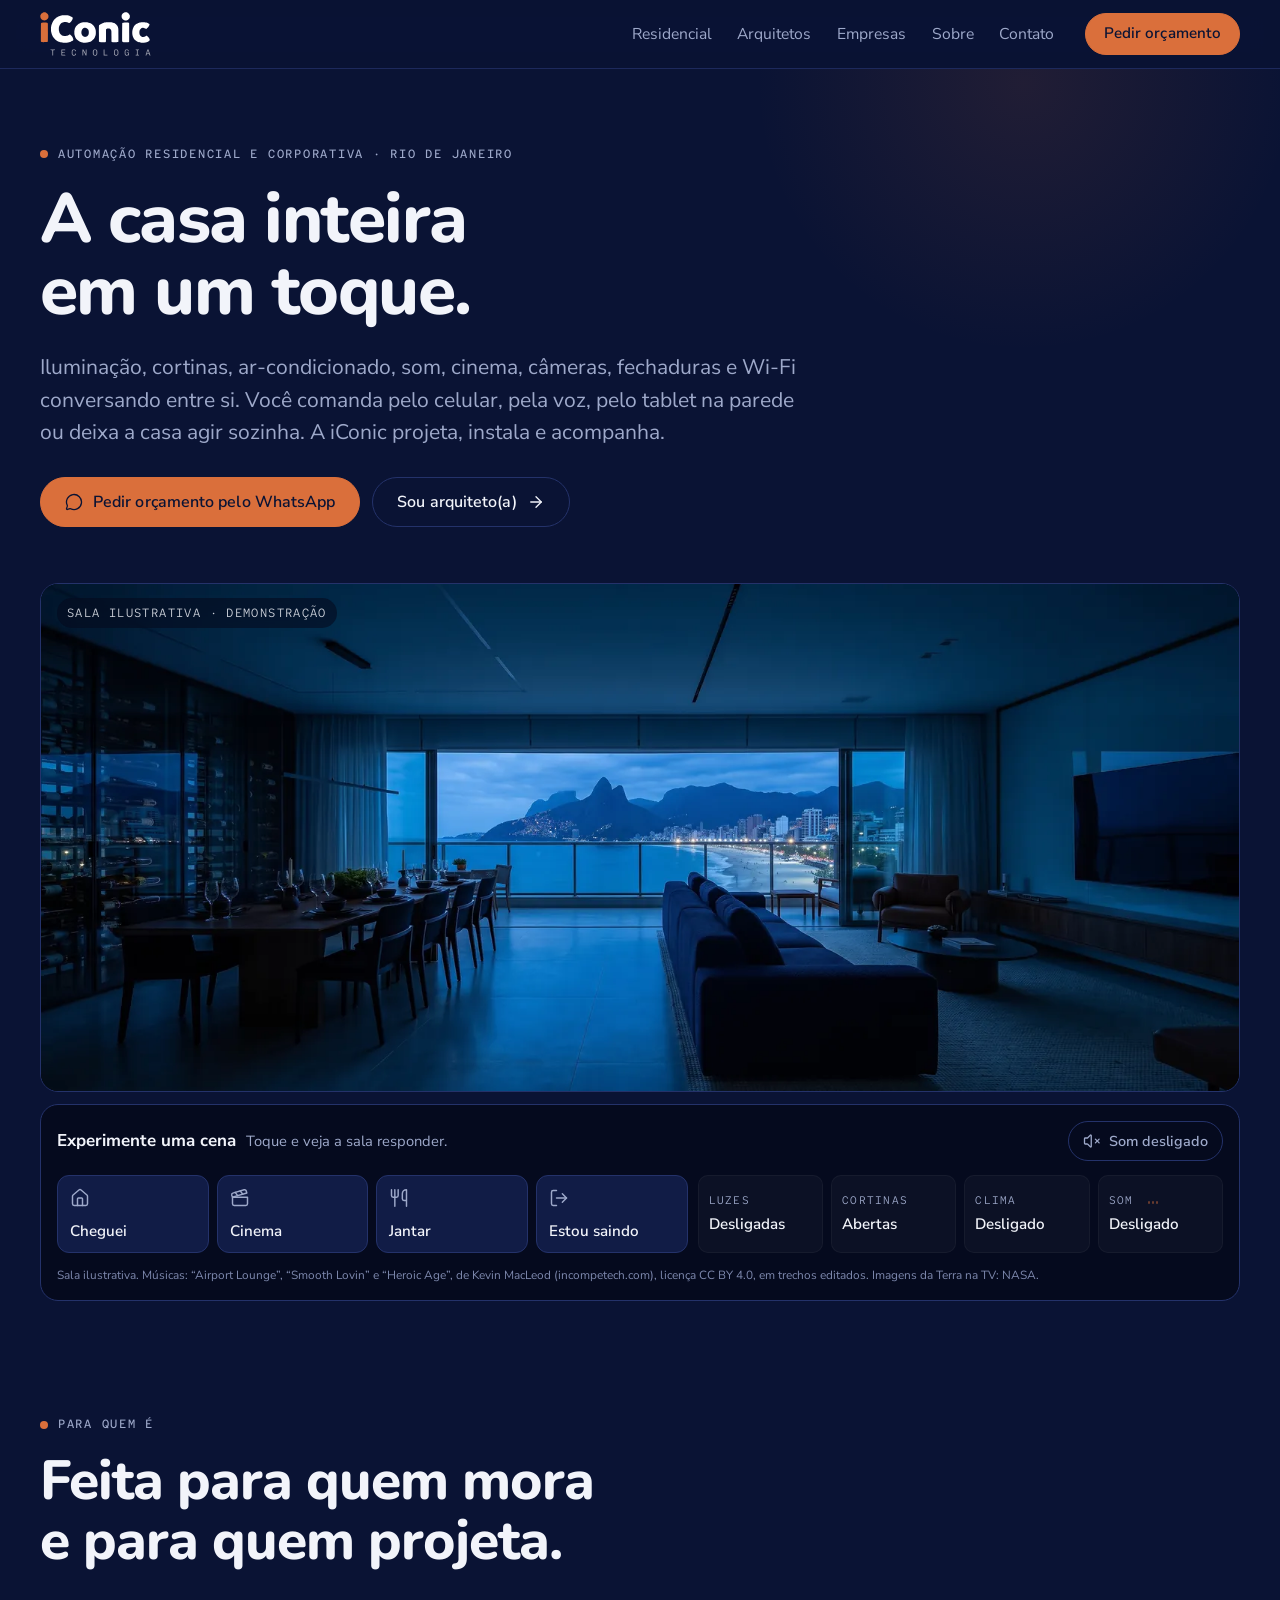
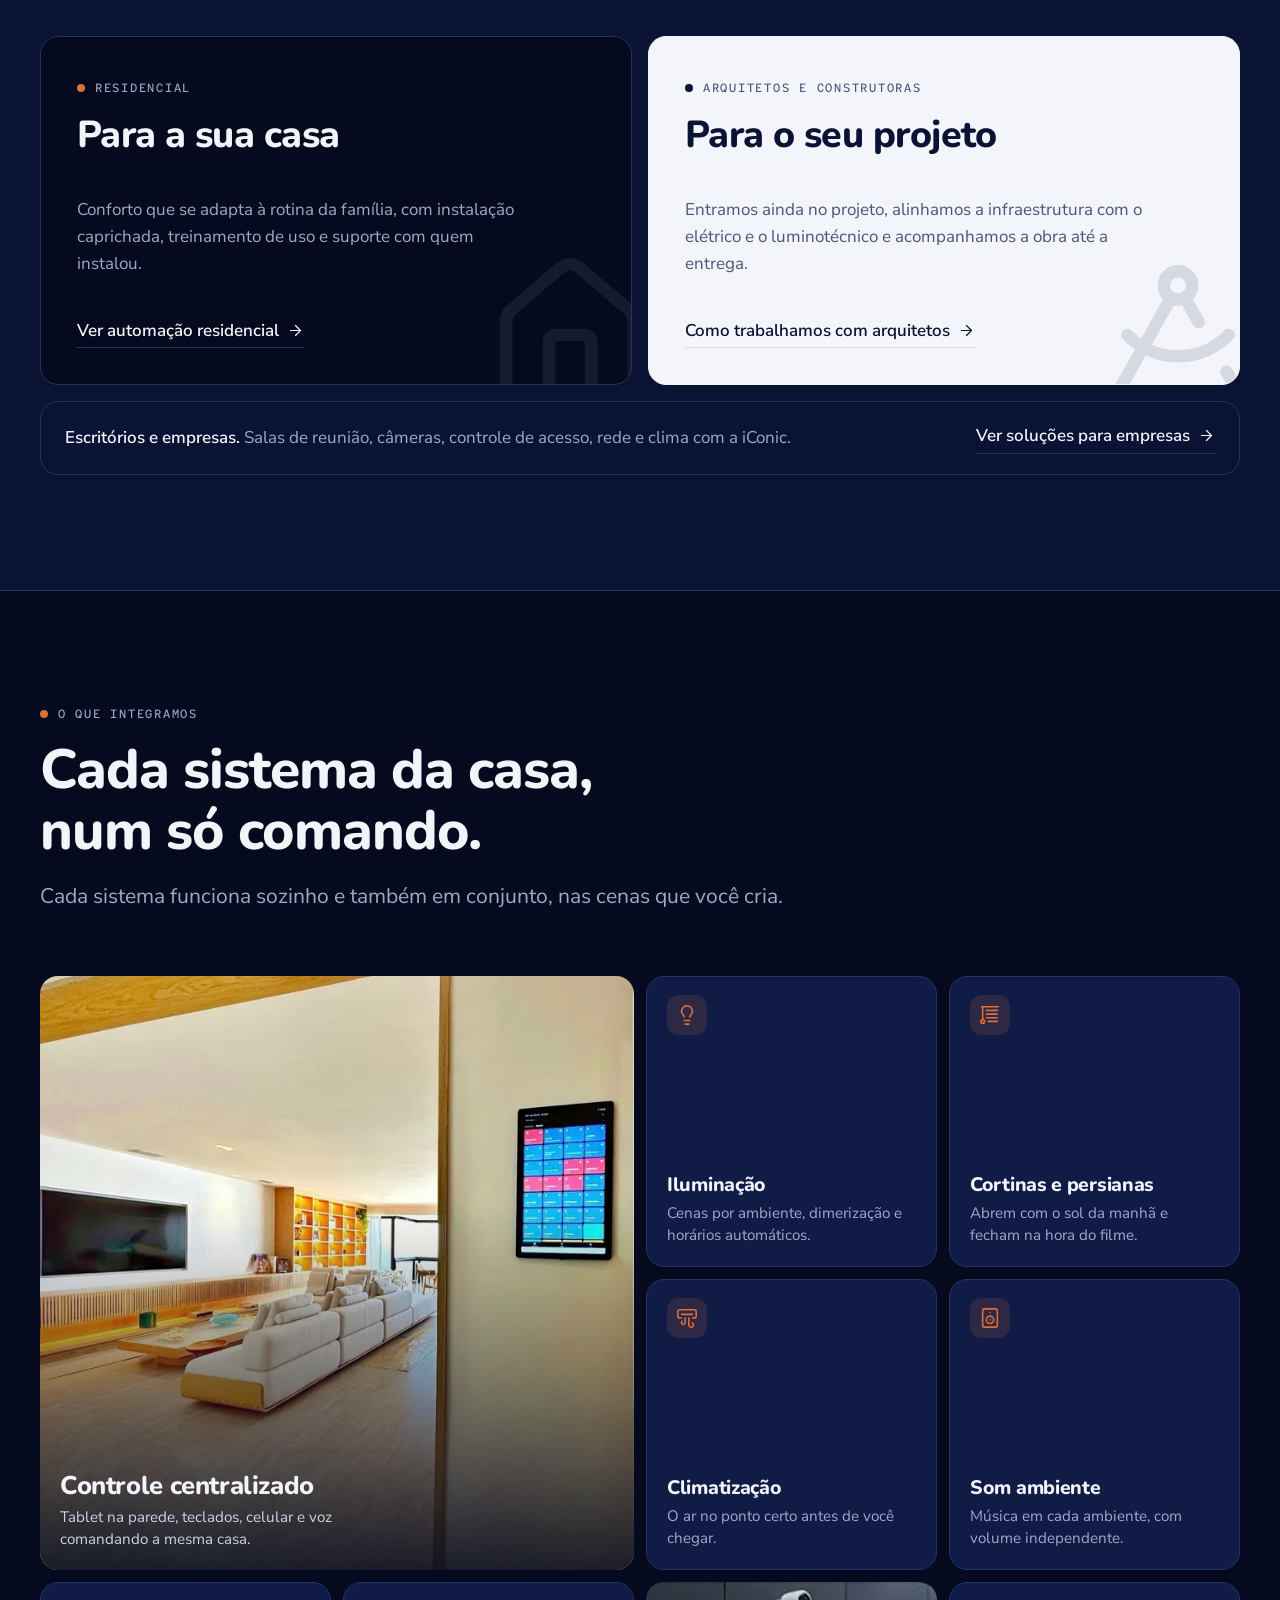
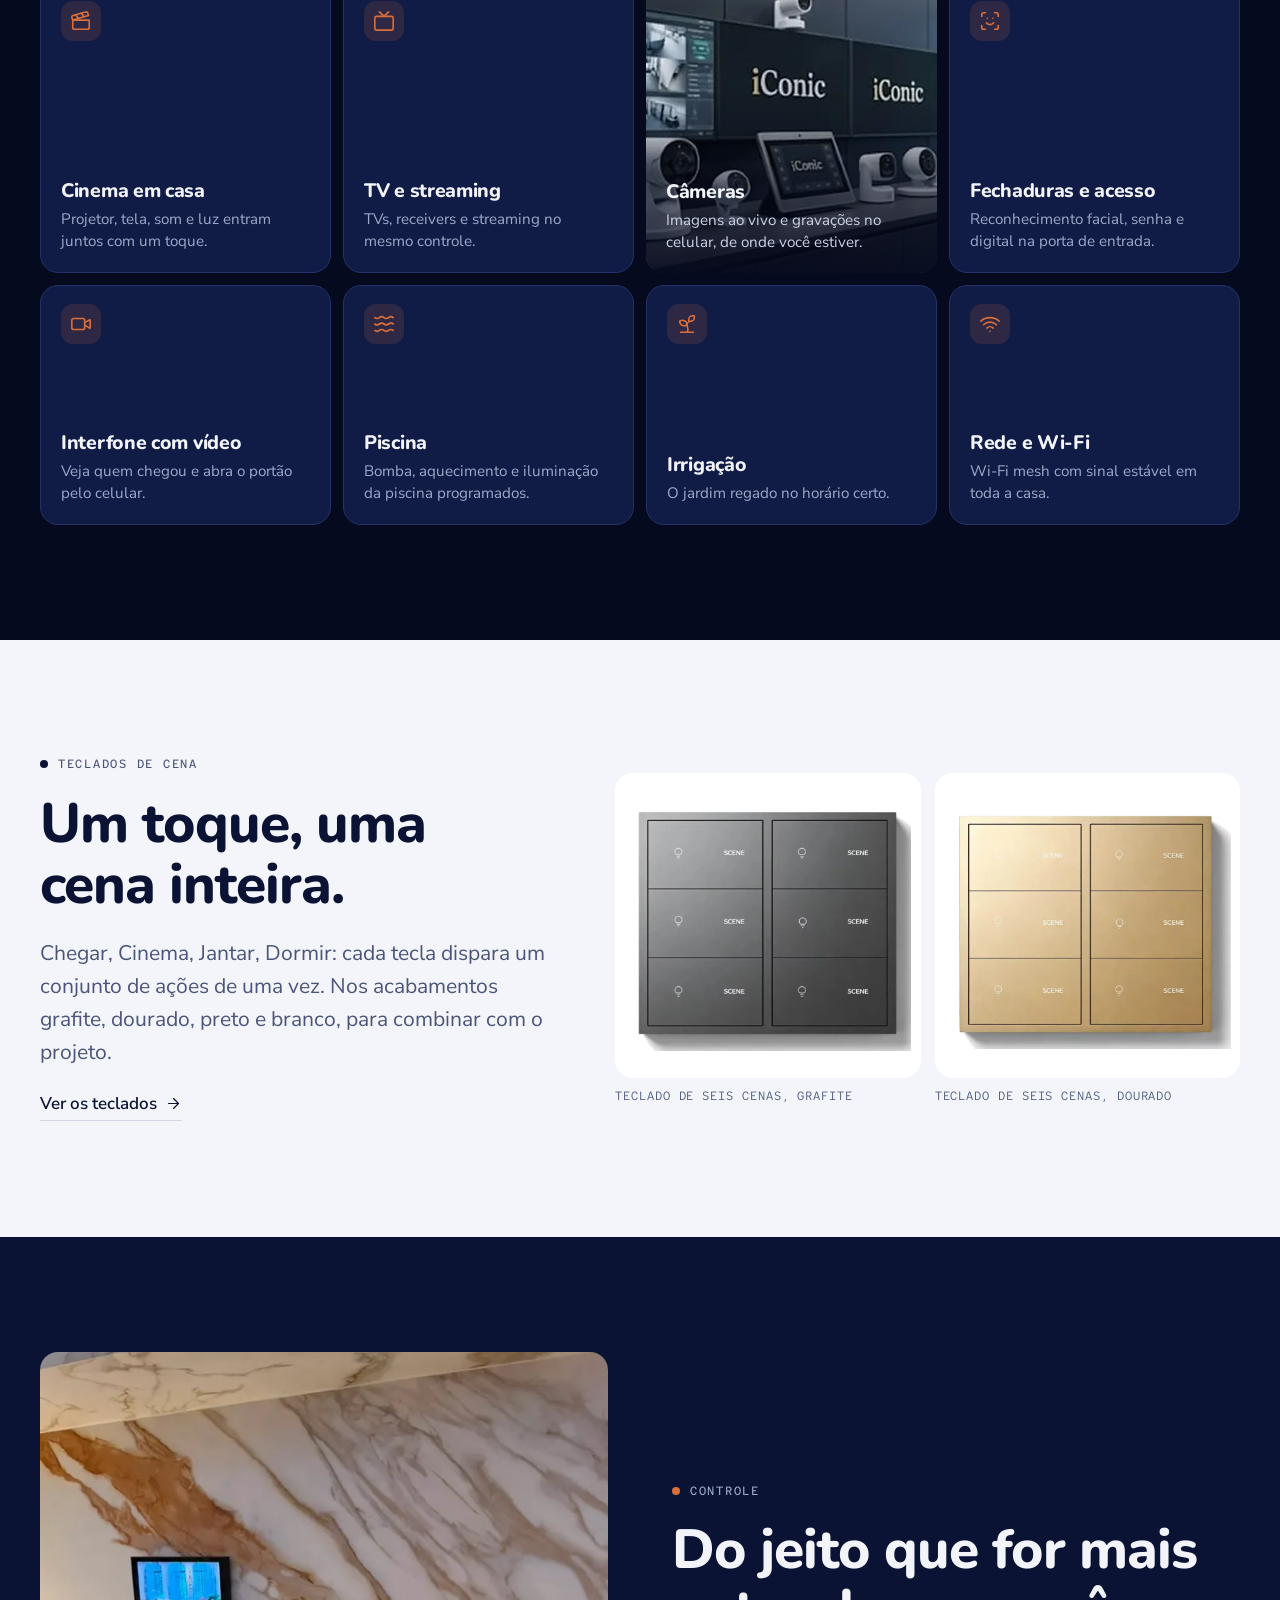
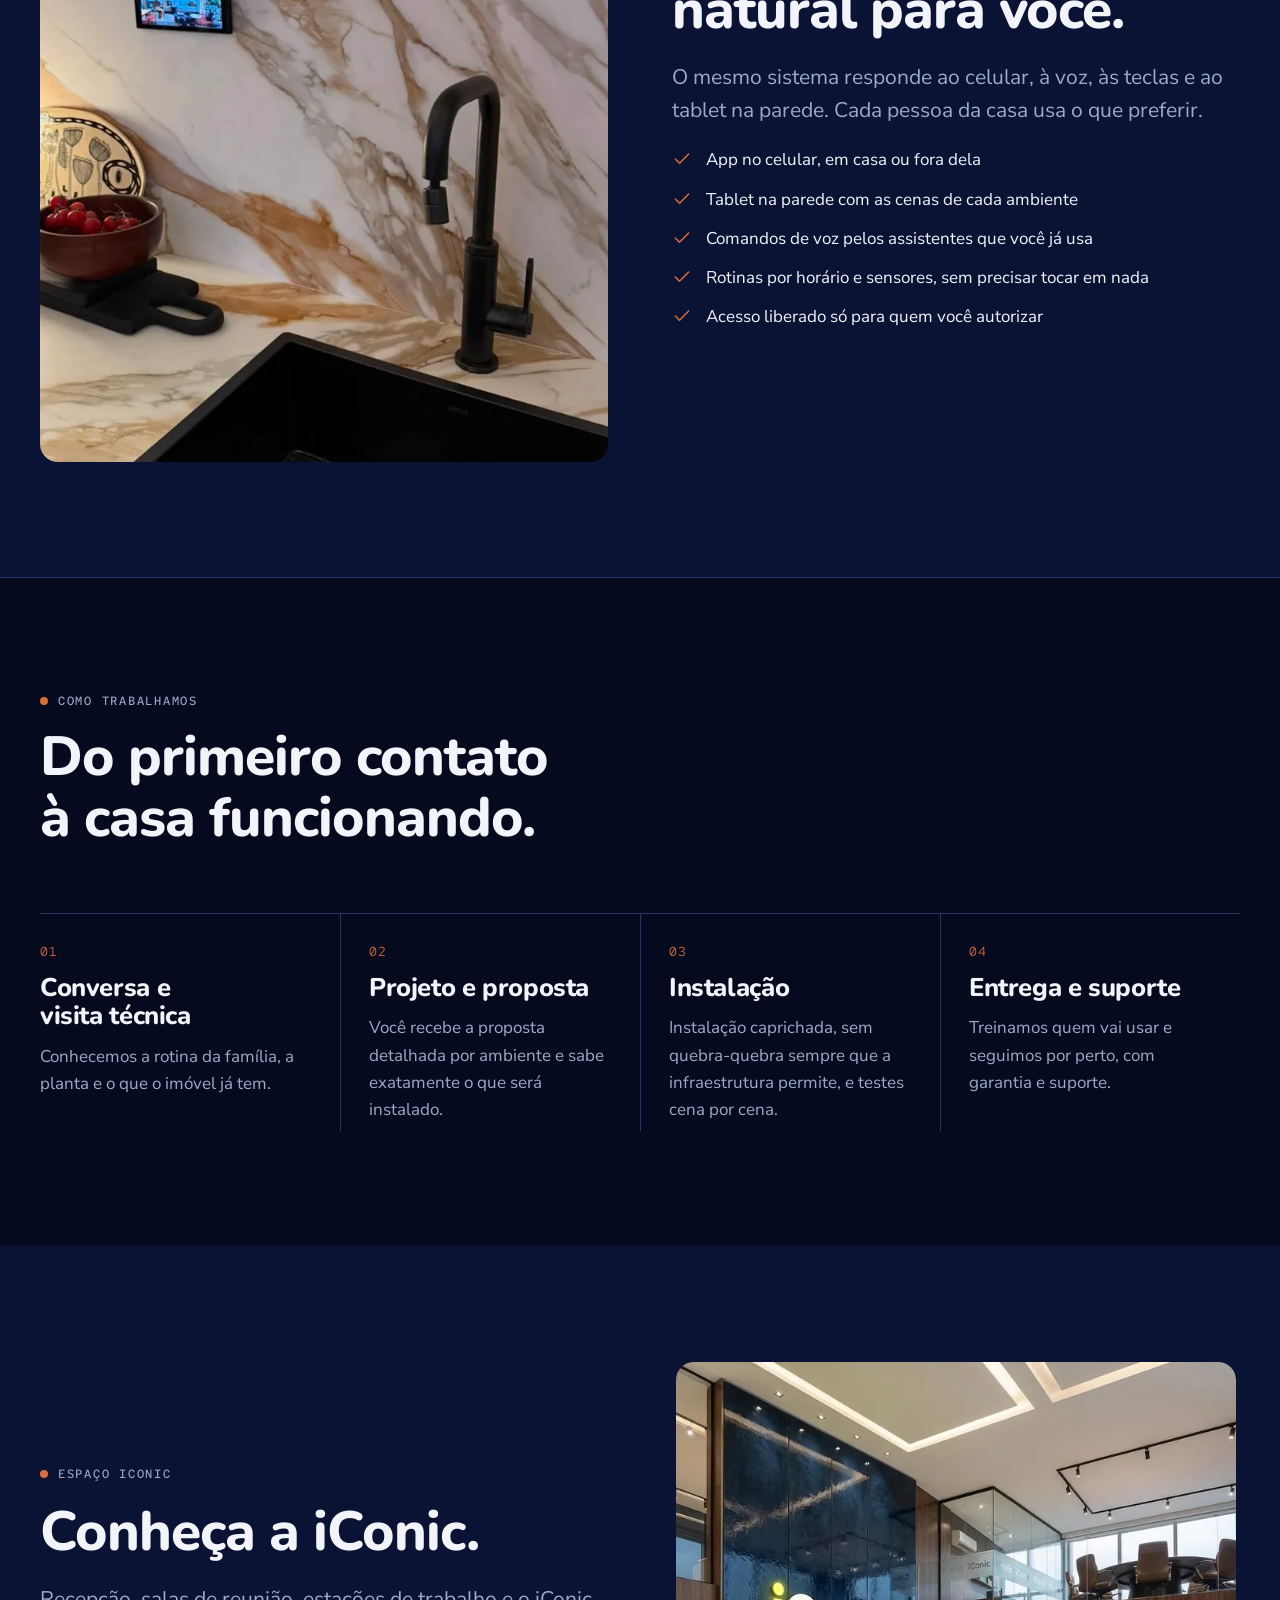
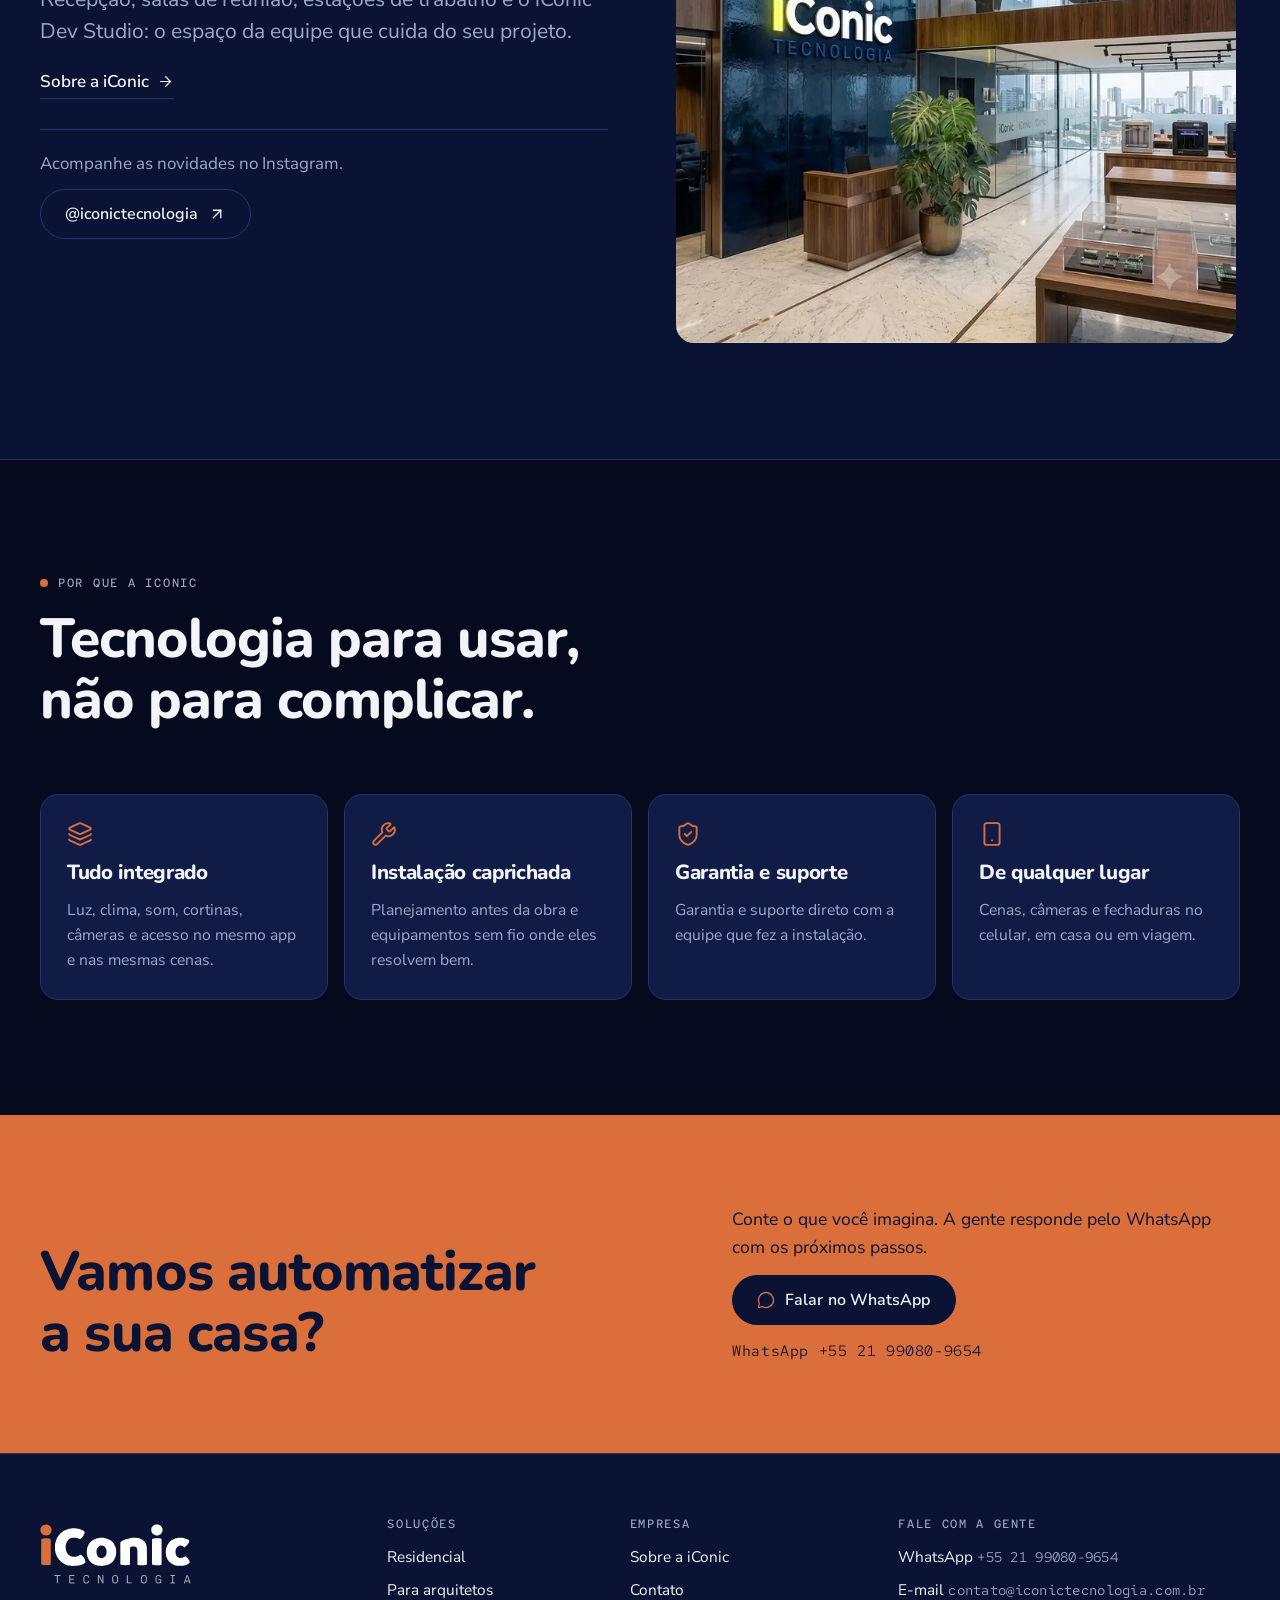
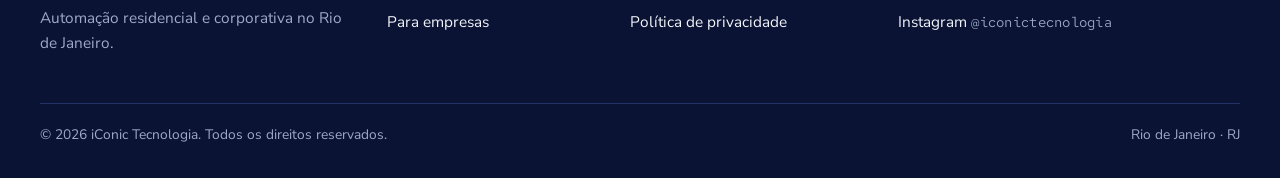
<file: index.html>
<!doctype html>
<html lang="pt-BR">
<head>
  <meta http-equiv="Content-Security-Policy" content="default-src 'self'; script-src 'self' ; style-src 'self' 'unsafe-inline'; img-src 'self' data: blob: https:; media-src 'self' blob:; font-src 'self' data:; connect-src 'self'; frame-src https://www.youtube.com https://www.google.com; object-src 'none'; base-uri 'self'; form-action 'self' https://wa.me; frame-ancestors 'none'">
<meta charset="utf-8">
<meta name="viewport" content="width=device-width, initial-scale=1, viewport-fit=cover">
<title>iConic Tecnologia | Automação residencial e corporativa no Rio de Janeiro</title>
<meta name="claude:viewport-fit-sides" content="cover">
<meta name="description" content="Projeto, instalação e suporte de automação no Rio de Janeiro: iluminação, cortinas, clima, som, cinema, câmeras, fechaduras e Wi-Fi integrados em casas e empresas.">
<link rel="canonical" href="https://www.iconictecnologia.com.br/">
<meta name="robots" content="index, follow, max-image-preview:large">
<meta name="theme-color" content="#0a1334">
<meta name="referrer" content="strict-origin-when-cross-origin">
<meta name="format-detection" content="telephone=no">
<meta property="og:type" content="website">
<meta property="og:locale" content="pt_BR">
<meta property="og:site_name" content="iConic Tecnologia">
<meta property="og:title" content="iConic Tecnologia · A casa inteira em um toque.">
<meta property="og:description" content="Projeto, instalação e suporte de automação no Rio de Janeiro: iluminação, cortinas, clima, som, cinema, câmeras, fechaduras e Wi-Fi integrados em casas e empresas.">
<meta property="og:url" content="https://www.iconictecnologia.com.br/">
<meta property="og:image" content="https://www.iconictecnologia.com.br/assets/img/og-iconic.jpg">
<meta property="og:image:width" content="1200">
<meta property="og:image:height" content="630">
<meta property="og:image:alt" content="Logo da iConic Tecnologia e a frase: A casa inteira em um toque.">
<meta name="twitter:card" content="summary_large_image">
<link rel="icon" href="favicon.ico" sizes="any">
<link rel="icon" href="assets/favicon.svg" type="image/svg+xml">
<link rel="apple-touch-icon" href="assets/apple-touch-icon.png">
<link rel="manifest" href="site.webmanifest">
<link rel="preload" href="assets/fonts/nunito-sans-latin-400-normal.woff2" as="font" type="font/woff2" crossorigin>
<link rel="preload" href="assets/fonts/nunito-latin-800-normal.woff2" as="font" type="font/woff2" crossorigin>
<link rel="stylesheet" href="assets/css/site.css?v=b51ee9cc">
<link rel="preload" as="image" href="assets/img/sala/sala-apagada-1600.webp" imagesrcset="assets/img/sala/sala-apagada-1000.webp 1000w, assets/img/sala/sala-apagada-1600.webp 1600w, assets/img/sala/sala-apagada-2376.webp 2376w" imagesizes="(min-width: 1240px) 1200px, (min-width: 900px) 100vw, 250vw" fetchpriority="high">
<script type="application/ld+json">{"@context":"https://schema.org","@graph":[{"@type":"LocalBusiness","@id":"https://www.iconictecnologia.com.br/#empresa","name":"iConic Tecnologia","alternateName":"iConic","description":"Projeto, instalação e suporte de automação no Rio de Janeiro: iluminação, cortinas, clima, som, cinema, câmeras, fechaduras e Wi-Fi integrados em casas e empresas.","url":"https://www.iconictecnologia.com.br/","logo":"https://www.iconictecnologia.com.br/assets/img/logo-iconic.png","image":"https://www.iconictecnologia.com.br/assets/img/og-iconic.jpg","telephone":"+55-21-99080-9654","email":"contato@iconictecnologia.com.br","areaServed":{"@type":"City","name":"Rio de Janeiro"},"address":{"@type":"PostalAddress","addressLocality":"Rio de Janeiro","addressRegion":"RJ","addressCountry":"BR"},"sameAs":["https://www.instagram.com/iconictecnologia/"],"knowsAbout":["Automação residencial","Automação corporativa","Iluminação inteligente","Home theater","Sonorização","CFTV","Controle de acesso","Wi-Fi mesh"]},{"@type":"WebSite","@id":"https://www.iconictecnologia.com.br/#site","url":"https://www.iconictecnologia.com.br/","name":"iConic Tecnologia","inLanguage":"pt-BR","publisher":{"@id":"https://www.iconictecnologia.com.br/#empresa"}}]}</script>
</head>
<body>
<svg width="0" height="0" style="position:absolute" aria-hidden="true" focusable="false"><defs><symbol id="i-air-vent" viewBox="0 0 24 24" fill="none" stroke="currentColor" stroke-width="1.75" stroke-linecap="round" stroke-linejoin="round"><path d="M18 17.5a2.5 2.5 0 1 1-4 2.03V12" /> <path d="M6 12H4a2 2 0 0 1-2-2V5a2 2 0 0 1 2-2h16a2 2 0 0 1 2 2v5a2 2 0 0 1-2 2h-2" /> <path d="M6 8h12" /> <path d="M6.6 15.572A2 2 0 1 0 10 17v-5" /></symbol><symbol id="i-arrow-right" viewBox="0 0 24 24" fill="none" stroke="currentColor" stroke-width="1.75" stroke-linecap="round" stroke-linejoin="round"><path d="M5 12h14" /> <path d="m12 5 7 7-7 7" /></symbol><symbol id="i-arrow-up-right" viewBox="0 0 24 24" fill="none" stroke="currentColor" stroke-width="1.75" stroke-linecap="round" stroke-linejoin="round"><path d="M7 7h10v10" /> <path d="M7 17 17 7" /></symbol><symbol id="i-bed-double" viewBox="0 0 24 24" fill="none" stroke="currentColor" stroke-width="1.75" stroke-linecap="round" stroke-linejoin="round"><path d="M2 20v-8a2 2 0 0 1 2-2h16a2 2 0 0 1 2 2v8" /> <path d="M4 10V6a2 2 0 0 1 2-2h12a2 2 0 0 1 2 2v4" /> <path d="M12 4v6" /> <path d="M2 18h20" /></symbol><symbol id="i-blinds" viewBox="0 0 24 24" fill="none" stroke="currentColor" stroke-width="1.75" stroke-linecap="round" stroke-linejoin="round"><path d="M3 3h18" /> <path d="M20 7H8" /> <path d="M20 11H8" /> <path d="M10 19h10" /> <path d="M8 15h12" /> <path d="M4 3v14" /> <circle cx="4" cy="19" r="2" /></symbol><symbol id="i-building-2" viewBox="0 0 24 24" fill="none" stroke="currentColor" stroke-width="1.75" stroke-linecap="round" stroke-linejoin="round"><path d="M10 12h4" /> <path d="M10 8h4" /> <path d="M14 21v-3a2 2 0 0 0-4 0v3" /> <path d="M6 10H4a2 2 0 0 0-2 2v7a2 2 0 0 0 2 2h16a2 2 0 0 0 2-2V9a2 2 0 0 0-2-2h-2" /> <path d="M6 21V5a2 2 0 0 1 2-2h8a2 2 0 0 1 2 2v16" /></symbol><symbol id="i-cable" viewBox="0 0 24 24" fill="none" stroke="currentColor" stroke-width="1.75" stroke-linecap="round" stroke-linejoin="round"><path d="M17 19a1 1 0 0 1-1-1v-2a2 2 0 0 1 2-2h2a2 2 0 0 1 2 2v2a1 1 0 0 1-1 1z" /> <path d="M17 21v-2" /> <path d="M19 14V6.5a1 1 0 0 0-7 0v11a1 1 0 0 1-7 0V10" /> <path d="M21 21v-2" /> <path d="M3 5V3" /> <path d="M4 10a2 2 0 0 1-2-2V6a1 1 0 0 1 1-1h4a1 1 0 0 1 1 1v2a2 2 0 0 1-2 2z" /> <path d="M7 5V3" /></symbol><symbol id="i-cctv" viewBox="0 0 24 24" fill="none" stroke="currentColor" stroke-width="1.75" stroke-linecap="round" stroke-linejoin="round"><path d="M16.75 12h3.632a1 1 0 0 1 .894 1.447l-2.034 4.069a1 1 0 0 1-1.708.134l-2.124-2.97" /> <path d="M17.106 9.053a1 1 0 0 1 .447 1.341l-3.106 6.211a1 1 0 0 1-1.342.447L3.61 12.3a2.92 2.92 0 0 1-1.3-3.91L3.69 5.6a2.92 2.92 0 0 1 3.92-1.3z" /> <path d="M2 19h3.76a2 2 0 0 0 1.8-1.1L9 15" /> <path d="M2 21v-4" /> <path d="M7 9h.01" /></symbol><symbol id="i-check" viewBox="0 0 24 24" fill="none" stroke="currentColor" stroke-width="1.75" stroke-linecap="round" stroke-linejoin="round"><path d="M20 6 9 17l-5-5" /></symbol><symbol id="i-clapperboard" viewBox="0 0 24 24" fill="none" stroke="currentColor" stroke-width="1.75" stroke-linecap="round" stroke-linejoin="round"><path d="m12.296 3.464 3.02 3.956" /> <path d="M20.2 6 3 11l-.9-2.4c-.3-1.1.3-2.2 1.3-2.5l13.5-4c1.1-.3 2.2.3 2.5 1.3z" /> <path d="M3 11h18v8a2 2 0 0 1-2 2H5a2 2 0 0 1-2-2z" /> <path d="m6.18 5.276 3.1 3.899" /></symbol><symbol id="i-clock" viewBox="0 0 24 24" fill="none" stroke="currentColor" stroke-width="1.75" stroke-linecap="round" stroke-linejoin="round"><circle cx="12" cy="12" r="10" /> <path d="M12 6v6l4 2" /></symbol><symbol id="i-door-open" viewBox="0 0 24 24" fill="none" stroke="currentColor" stroke-width="1.75" stroke-linecap="round" stroke-linejoin="round"><path d="M10 21H2" /> <path d="M10 3H7a2 2 0 00-2 2v16" /> <path d="M14 12h.01" /> <path d="M19 21V5a2 2 0 00-1.675-1.974l-6.163-1.013A1 1 0 0010 3v18a1 1 0 001.124.992z" /> <path d="M22 21h-3" /></symbol><symbol id="i-drafting-compass" viewBox="0 0 24 24" fill="none" stroke="currentColor" stroke-width="1.75" stroke-linecap="round" stroke-linejoin="round"><path d="m12.99 6.74 1.93 3.44" /> <path d="M19.136 12a10 10 0 0 1-14.271 0" /> <path d="m21 21-2.16-3.84" /> <path d="m3 21 8.02-14.26" /> <circle cx="12" cy="5" r="2" /></symbol><symbol id="i-house" viewBox="0 0 24 24" fill="none" stroke="currentColor" stroke-width="1.75" stroke-linecap="round" stroke-linejoin="round"><path d="M15 21v-8a1 1 0 0 0-1-1h-4a1 1 0 0 0-1 1v8" /> <path d="M3 10a2 2 0 0 1 .709-1.528l7-6a2 2 0 0 1 2.582 0l7 6A2 2 0 0 1 21 10v9a2 2 0 0 1-2 2H5a2 2 0 0 1-2-2z" /></symbol><symbol id="i-layers" viewBox="0 0 24 24" fill="none" stroke="currentColor" stroke-width="1.75" stroke-linecap="round" stroke-linejoin="round"><path d="M12.83 2.18a2 2 0 0 0-1.66 0L2.6 6.08a1 1 0 0 0 0 1.83l8.58 3.91a2 2 0 0 0 1.66 0l8.58-3.9a1 1 0 0 0 0-1.83z" /> <path d="M2 12a1 1 0 0 0 .58.91l8.6 3.91a2 2 0 0 0 1.65 0l8.58-3.9A1 1 0 0 0 22 12" /> <path d="M2 17a1 1 0 0 0 .58.91l8.6 3.91a2 2 0 0 0 1.65 0l8.58-3.9A1 1 0 0 0 22 17" /></symbol><symbol id="i-lightbulb" viewBox="0 0 24 24" fill="none" stroke="currentColor" stroke-width="1.75" stroke-linecap="round" stroke-linejoin="round"><path d="M15 14c.2-1 .7-1.7 1.5-2.5 1-.9 1.5-2.2 1.5-3.5A6 6 0 0 0 6 8c0 1 .2 2.2 1.5 3.5.7.7 1.3 1.5 1.5 2.5" /> <path d="M9 18h6" /> <path d="M10 22h4" /></symbol><symbol id="i-log-out" viewBox="0 0 24 24" fill="none" stroke="currentColor" stroke-width="1.75" stroke-linecap="round" stroke-linejoin="round"><path d="m16 17 5-5-5-5" /> <path d="M21 12H9" /> <path d="M9 21H5a2 2 0 0 1-2-2V5a2 2 0 0 1 2-2h4" /></symbol><symbol id="i-mail" viewBox="0 0 24 24" fill="none" stroke="currentColor" stroke-width="1.75" stroke-linecap="round" stroke-linejoin="round"><path d="m22 7-8.991 5.727a2 2 0 0 1-2.009 0L2 7" /> <rect x="2" y="4" width="20" height="16" rx="2" /></symbol><symbol id="i-menu" viewBox="0 0 24 24" fill="none" stroke="currentColor" stroke-width="1.75" stroke-linecap="round" stroke-linejoin="round"><path d="M4 5h16" /> <path d="M4 12h16" /> <path d="M4 19h16" /></symbol><symbol id="i-message-circle" viewBox="0 0 24 24" fill="none" stroke="currentColor" stroke-width="1.75" stroke-linecap="round" stroke-linejoin="round"><path d="M2.992 16.342a2 2 0 0 1 .094 1.167l-1.065 3.29a1 1 0 0 0 1.236 1.168l3.413-.998a2 2 0 0 1 1.099.092 10 10 0 1 0-4.777-4.719" /></symbol><symbol id="i-plus" viewBox="0 0 24 24" fill="none" stroke="currentColor" stroke-width="1.75" stroke-linecap="round" stroke-linejoin="round"><path d="M5 12h14" /> <path d="M12 5v14" /></symbol><symbol id="i-presentation" viewBox="0 0 24 24" fill="none" stroke="currentColor" stroke-width="1.75" stroke-linecap="round" stroke-linejoin="round"><path d="M2 3h20" /> <path d="M21 3v11a2 2 0 0 1-2 2H5a2 2 0 0 1-2-2V3" /> <path d="m7 21 5-5 5 5" /></symbol><symbol id="i-scan-face" viewBox="0 0 24 24" fill="none" stroke="currentColor" stroke-width="1.75" stroke-linecap="round" stroke-linejoin="round"><path d="M3 7V5a2 2 0 0 1 2-2h2" /> <path d="M17 3h2a2 2 0 0 1 2 2v2" /> <path d="M21 17v2a2 2 0 0 1-2 2h-2" /> <path d="M7 21H5a2 2 0 0 1-2-2v-2" /> <path d="M8 14s1.5 2 4 2 4-2 4-2" /> <path d="M9 9h.01" /> <path d="M15 9h.01" /></symbol><symbol id="i-shield-check" viewBox="0 0 24 24" fill="none" stroke="currentColor" stroke-width="1.75" stroke-linecap="round" stroke-linejoin="round"><path d="M20 13c0 5-3.5 7.5-7.66 8.95a1 1 0 0 1-.67-.01C7.5 20.5 4 18 4 13V6a1 1 0 0 1 1-1c2 0 4.5-1.2 6.24-2.72a1.17 1.17 0 0 1 1.52 0C14.51 3.81 17 5 19 5a1 1 0 0 1 1 1z" /> <path d="m9 12 2 2 4-4" /></symbol><symbol id="i-smartphone" viewBox="0 0 24 24" fill="none" stroke="currentColor" stroke-width="1.75" stroke-linecap="round" stroke-linejoin="round"><rect width="14" height="20" x="5" y="2" rx="2" ry="2" /> <path d="M12 18h.01" /></symbol><symbol id="i-sofa" viewBox="0 0 24 24" fill="none" stroke="currentColor" stroke-width="1.75" stroke-linecap="round" stroke-linejoin="round"><path d="M20 9V6a2 2 0 0 0-2-2H6a2 2 0 0 0-2 2v3" /> <path d="M2 16a2 2 0 0 0 2 2h16a2 2 0 0 0 2-2v-5a2 2 0 0 0-4 0v1.5a.5.5 0 0 1-.5.5h-11a.5.5 0 0 1-.5-.5V11a2 2 0 0 0-4 0z" /> <path d="M4 18v2" /> <path d="M20 18v2" /> <path d="M12 4v9" /></symbol><symbol id="i-speaker" viewBox="0 0 24 24" fill="none" stroke="currentColor" stroke-width="1.75" stroke-linecap="round" stroke-linejoin="round"><rect width="16" height="20" x="4" y="2" rx="2" /> <path d="M12 6h.01" /> <circle cx="12" cy="14" r="4" /> <path d="M12 14h.01" /></symbol><symbol id="i-sprout" viewBox="0 0 24 24" fill="none" stroke="currentColor" stroke-width="1.75" stroke-linecap="round" stroke-linejoin="round"><path d="M14 9.536V7a4 4 0 0 1 4-4h1.5a.5.5 0 0 1 .5.5V5a4 4 0 0 1-4 4 4 4 0 0 0-4 4c0 2 1 3 1 5a5 5 0 0 1-1 3" /> <path d="M4 9a5 5 0 0 1 8 4 5 5 0 0 1-8-4" /> <path d="M5 21h14" /></symbol><symbol id="i-trees" viewBox="0 0 24 24" fill="none" stroke="currentColor" stroke-width="1.75" stroke-linecap="round" stroke-linejoin="round"><path d="M10 10v.2A3 3 0 0 1 8.9 16H5a3 3 0 0 1-1-5.8V10a3 3 0 0 1 6 0Z" /> <path d="M7 16v6" /> <path d="M13 19v3" /> <path d="M12 19h8.3a1 1 0 0 0 .7-1.7L18 14h.3a1 1 0 0 0 .7-1.7L16 9h.2a1 1 0 0 0 .8-1.7L13 3l-1.4 1.5" /></symbol><symbol id="i-tv" viewBox="0 0 24 24" fill="none" stroke="currentColor" stroke-width="1.75" stroke-linecap="round" stroke-linejoin="round"><path d="m17 2-5 5-5-5" /> <rect width="20" height="15" x="2" y="7" rx="2" /></symbol><symbol id="i-utensils" viewBox="0 0 24 24" fill="none" stroke="currentColor" stroke-width="1.75" stroke-linecap="round" stroke-linejoin="round"><path d="M3 2v7c0 1.1.9 2 2 2h4a2 2 0 0 0 2-2V2" /> <path d="M7 2v20" /> <path d="M21 15V2a5 5 0 0 0-5 5v6c0 1.1.9 2 2 2h3Zm0 0v7" /></symbol><symbol id="i-video" viewBox="0 0 24 24" fill="none" stroke="currentColor" stroke-width="1.75" stroke-linecap="round" stroke-linejoin="round"><path d="m16 13 5.223 3.482a.5.5 0 0 0 .777-.416V7.87a.5.5 0 0 0-.752-.432L16 10.5" /> <rect x="2" y="6" width="14" height="12" rx="2" /></symbol><symbol id="i-volume-2" viewBox="0 0 24 24" fill="none" stroke="currentColor" stroke-width="1.75" stroke-linecap="round" stroke-linejoin="round"><path d="M11 4.702a.705.705 0 0 0-1.203-.498L6.413 7.587A1.4 1.4 0 0 1 5.416 8H3a1 1 0 0 0-1 1v6a1 1 0 0 0 1 1h2.416a1.4 1.4 0 0 1 .997.413l3.383 3.384A.705.705 0 0 0 11 19.298z" /> <path d="M16 9a5 5 0 0 1 0 6" /> <path d="M19.364 18.364a9 9 0 0 0 0-12.728" /></symbol><symbol id="i-volume-x" viewBox="0 0 24 24" fill="none" stroke="currentColor" stroke-width="1.75" stroke-linecap="round" stroke-linejoin="round"><path d="M11 4.702a.7.7 0 0 0-1.203-.498L6.413 7.587A1.4 1.4 0 0 1 5.416 8H3a1 1 0 0 0-1 1v6a1 1 0 0 0 1 1h2.416a1.4 1.4 0 0 1 .997.413l3.383 3.384A.7.7 0 0 0 11 19.298z" /> <path d="m16.5 14.5 5-5" /> <path d="m16.5 9.5 5 5" /></symbol><symbol id="i-waves" viewBox="0 0 24 24" fill="none" stroke="currentColor" stroke-width="1.75" stroke-linecap="round" stroke-linejoin="round"><path d="M2 12q2.5 2 5 0t5 0 5 0 5 0" /> <path d="M2 19q2.5 2 5 0t5 0 5 0 5 0" /> <path d="M2 5q2.5 2 5 0t5 0 5 0 5 0" /></symbol><symbol id="i-wifi" viewBox="0 0 24 24" fill="none" stroke="currentColor" stroke-width="1.75" stroke-linecap="round" stroke-linejoin="round"><path d="M12 20h.01" /> <path d="M2 8.82a15 15 0 0 1 20 0" /> <path d="M5 12.859a10 10 0 0 1 14 0" /> <path d="M8.5 16.429a5 5 0 0 1 7 0" /></symbol><symbol id="i-wrench" viewBox="0 0 24 24" fill="none" stroke="currentColor" stroke-width="1.75" stroke-linecap="round" stroke-linejoin="round"><path d="M14.7 6.3a1 1 0 0 0 0 1.4l1.6 1.6a1 1 0 0 0 1.4 0l3.106-3.105c.32-.322.863-.22.983.218a6 6 0 0 1-8.259 7.057l-7.91 7.91a1 1 0 0 1-2.999-3l7.91-7.91a6 6 0 0 1 7.057-8.259c.438.12.54.662.219.984z" /></symbol><symbol id="i-x" viewBox="0 0 24 24" fill="none" stroke="currentColor" stroke-width="1.75" stroke-linecap="round" stroke-linejoin="round"><path d="M18 6 6 18" /> <path d="m6 6 12 12" /></symbol></defs></svg>
<a class="skip-link" href="#conteudo">Pular para o conteúdo</a>
<header class="site-header">
  <div class="wrap">
    <a class="brand" href="index.html" aria-label="iConic Tecnologia, página inicial"><svg aria-hidden="true" focusable="false" xmlns="http://www.w3.org/2000/svg" viewBox="141.7 370.7 717.3 285.0"><path fill="#da6f3b" fill-rule="evenodd" d="M159.67 566.12C159.21 566.05 157.71 565.84 156.33 565.65C151.02 564.90 148.76 563.65 148.01 561.04C147.55 559.44 147.49 445.82 147.95 444.38C148.89 441.43 149.90 440.86 155.76 439.96C162.83 438.89 164.88 438.70 169.93 438.68C176.60 438.66 182.60 439.33 187.83 440.67C191.10 441.51 191.19 441.56 191.79 442.94C193.04 445.82 193.08 447.40 193.05 504.37C193.03 559.75 193.02 559.91 192.33 561.75C191.95 562.77 191.41 563.79 191.14 564.03C190.86 564.26 189.63 564.65 188.40 564.91C187.17 565.16 185.57 565.53 184.83 565.72C183.59 566.05 161.60 566.40 159.67 566.12ZM164.17 424.60C163.25 424.43 161.97 424.13 161.33 423.94C159.99 423.53 156.26 421.74 156.01 421.38C155.91 421.25 155.38 420.80 154.83 420.38C154.28 419.96 152.60 418.49 151.09 417.10C149.07 415.24 148.29 414.29 148.15 413.51C148.04 412.92 147.33 411.63 146.58 410.64C145.74 409.53 144.98 408.03 144.63 406.76C143.82 403.87 143.51 397.84 143.97 394.04C144.37 390.81 144.75 389.75 146.10 388.12C146.54 387.60 147.00 386.73 147.13 386.21C147.35 385.30 149.43 382.43 151.08 380.73C152.84 378.93 156.69 376.32 159.17 375.24C162.51 373.78 167.36 372.89 172.17 372.86L175.83 372.83L179.00 374.37C180.74 375.21 182.86 376.16 183.71 376.48C185.42 377.12 190.22 381.19 191.50 383.08C192.95 385.21 195.95 392.14 196.30 394.17C196.77 396.91 196.79 398.56 196.36 402.83C195.94 406.95 195.60 408.00 193.68 411.14C192.94 412.35 192.33 413.43 192.33 413.54C192.33 414.14 190.79 415.75 189.83 416.15C189.21 416.40 188.48 417.06 188.20 417.61C186.99 419.93 181.69 423.14 177.08 424.31C174.98 424.85 173.45 424.99 170.11 424.95C167.76 424.93 165.08 424.77 164.17 424.60Z"/><path fill="currentColor" fill-rule="evenodd" d="M292.67 569.68C286.59 569.03 283.61 568.65 282.27 568.35C281.48 568.17 279.18 567.71 277.17 567.32C272.90 566.49 270.26 565.81 268.78 565.14C268.21 564.88 267.57 564.67 267.38 564.67C267.18 564.67 266.46 564.42 265.76 564.12C265.07 563.82 264.20 563.45 263.83 563.31C259.87 561.71 257.29 560.51 256.96 560.12C256.75 559.86 255.28 558.95 253.70 558.11C250.19 556.22 246.72 553.99 244.50 552.20C239.72 548.35 231.98 540.27 229.14 536.17C228.50 535.25 227.41 533.68 226.70 532.67C224.04 528.87 223.08 526.95 219.33 517.98C216.51 511.25 214.55 504.21 213.62 497.50C212.94 492.55 212.84 490.60 212.86 482.00C212.89 473.23 212.99 471.52 213.76 466.17C214.24 462.87 214.86 459.42 215.12 458.50C215.39 457.58 215.84 456.01 216.13 455.00C217.14 451.44 218.09 448.77 220.40 443.00C222.52 437.72 223.11 436.42 224.17 434.71C224.35 434.41 225.17 432.97 225.98 431.50C226.80 430.03 228.12 428.01 228.93 427.00C229.73 425.99 231.31 423.99 232.44 422.56C233.57 421.12 235.24 419.09 236.15 418.06C238.86 414.96 248.97 406.60 251.94 404.99C252.80 404.53 254.10 403.77 254.83 403.31C257.34 401.74 263.04 399.22 269.50 396.82C271.33 396.13 273.28 395.38 273.83 395.14C275.63 394.35 283.48 392.72 290.00 391.79C296.14 390.91 309.03 390.98 315.86 391.93C321.88 392.78 329.05 394.21 330.67 394.90C331.31 395.17 333.18 395.85 334.83 396.39C336.48 396.94 339.53 398.20 341.60 399.19C343.66 400.19 345.46 401.00 345.60 401.00C346.02 401.01 349.79 403.00 351.11 403.91C354.05 405.94 354.54 409.58 352.71 415.80C351.19 420.97 349.45 424.28 345.85 428.89C345.11 429.84 344.00 431.29 343.39 432.13C341.35 434.90 337.20 438.90 334.68 440.52C332.72 441.78 331.82 442.15 330.44 442.27C328.85 442.40 328.47 442.28 326.10 440.90C323.42 439.33 321.65 438.61 317.33 437.33C315.96 436.92 314.50 436.46 314.10 436.31C313.69 436.15 311.41 435.85 309.02 435.64C304.56 435.25 296.07 435.63 293.83 436.33C287.21 438.39 285.10 439.15 283.63 440.02C281.67 441.18 279.83 442.50 278.81 443.49C278.42 443.86 276.95 445.28 275.54 446.65C271.24 450.79 267.73 457.26 265.76 464.67C264.06 471.03 263.95 471.78 263.77 478.70C263.57 486.16 263.96 491.20 264.99 494.33C265.33 495.34 266.08 497.74 266.67 499.67C268.06 504.19 268.58 505.31 271.42 509.97C273.64 513.60 275.39 515.66 277.33 516.93C277.79 517.23 278.93 518.12 279.87 518.91C282.04 520.72 288.71 524.11 291.42 524.77C292.56 525.04 294.25 525.45 295.17 525.67C297.51 526.23 306.59 526.46 310.17 526.05C311.82 525.86 314.23 525.47 315.53 525.18C318.41 524.55 325.23 521.56 327.82 519.79C331.36 517.39 331.70 517.24 334.01 517.22C335.98 517.20 336.35 517.31 338.06 518.45C340.15 519.83 346.68 526.31 349.36 529.66C351.53 532.37 352.34 533.68 353.29 536.00C353.70 537.01 354.17 538.13 354.33 538.50C356.62 543.69 357.67 547.39 357.67 550.30C357.67 552.54 357.60 552.73 356.49 553.96C355.85 554.68 354.23 555.97 352.91 556.84C351.58 557.71 349.88 558.84 349.12 559.35C347.62 560.35 346.20 561.02 341.33 563.05C334.02 566.09 327.79 567.56 314.67 569.35C311.22 569.82 296.13 570.04 292.67 569.68ZM426.00 569.29C422.92 569.01 421.89 568.86 416.00 567.81C412.95 567.27 408.03 566.01 404.88 564.95C396.29 562.08 385.04 554.32 379.08 547.17C376.39 543.94 373.00 539.27 373.00 538.80C373.00 538.59 372.78 538.23 372.50 538.00C372.22 537.77 372.00 537.40 372.00 537.18C372.00 536.95 371.19 535.28 370.21 533.47C368.15 529.69 366.77 525.50 365.26 518.44C364.21 513.54 364.20 513.41 364.18 503.83C364.17 493.85 364.27 492.73 365.89 485.67C367.92 476.81 372.87 466.74 378.40 460.25C380.69 457.57 387.27 451.15 389.35 449.57C392.84 446.93 402.97 441.77 407.33 440.41C418.21 437.03 421.84 436.50 434.17 436.50C443.84 436.50 445.14 436.61 452.17 437.99C458.29 439.20 468.03 442.92 472.66 445.83C473.30 446.23 474.96 447.23 476.33 448.03C479.19 449.71 488.06 458.02 490.86 461.64C492.27 463.47 498.67 474.84 498.67 475.52C498.67 475.64 498.88 476.21 499.13 476.78C499.89 478.49 501.59 483.70 501.97 485.50C503.53 492.91 504.08 504.82 503.20 512.56C502.62 517.75 502.01 520.78 500.75 524.83C499.70 528.19 499.49 528.68 496.28 535.18C493.87 540.04 493.03 541.40 489.63 545.95C486.98 549.48 479.35 556.45 476.52 557.91C475.99 558.18 474.84 558.91 473.97 559.52C471.09 561.54 465.62 564.11 460.67 565.77C451.35 568.88 437.29 570.30 426.00 569.29ZM798.17 569.16C791.45 568.46 781.99 566.50 778.67 565.11C778.02 564.84 777.20 564.50 776.83 564.35C771.14 562.00 765.26 558.37 759.67 553.77C755.39 550.25 753.61 548.20 749.22 541.71C747.88 539.73 744.10 531.99 743.17 529.33C742.76 528.14 742.18 526.15 741.88 524.92C741.59 523.68 741.12 521.73 740.84 520.58C739.36 514.55 738.85 500.59 739.84 493.50C740.97 485.52 743.17 477.89 745.82 472.84C750.66 463.63 752.25 461.37 757.80 455.71C762.88 450.55 764.56 449.16 768.17 447.18C769.45 446.48 771.18 445.53 772.00 445.07C772.82 444.60 774.48 443.73 775.67 443.11C776.86 442.50 778.06 441.86 778.33 441.68C779.11 441.17 787.56 438.64 790.17 438.13C797.46 436.71 801.21 436.34 808.44 436.33C817.60 436.33 821.03 436.76 830.00 439.01C834.73 440.20 837.64 441.29 841.83 443.41C846.77 445.92 849.12 447.39 850.38 448.77C851.24 449.72 851.33 449.99 851.13 451.29C850.82 453.35 849.23 457.50 847.33 461.17C844.68 466.29 842.56 468.99 836.83 474.50C833.78 477.43 830.96 480.02 830.56 480.24C828.87 481.18 827.02 480.63 824.00 478.30C821.11 476.07 816.71 474.26 812.77 473.69C804.39 472.45 797.83 474.99 791.93 481.76C789.48 484.57 788.39 486.63 787.03 491.00C785.65 495.42 785.21 499.27 785.44 504.83C785.64 509.75 786.30 513.57 787.36 515.90C787.71 516.67 788.00 517.40 788.00 517.52C788.00 518.03 790.14 521.91 791.10 523.16C792.73 525.27 795.26 527.54 797.40 528.82C798.49 529.47 799.48 530.00 799.61 530.00C799.73 530.00 800.25 530.22 800.75 530.48C802.29 531.29 805.68 532.03 808.67 532.22C814.64 532.61 821.19 530.84 825.48 527.69C828.94 525.15 830.21 524.57 832.01 524.74C834.21 524.95 835.45 525.87 840.95 531.32C845.24 535.57 846.12 536.69 848.45 540.82C848.97 541.74 849.89 543.32 850.49 544.33C851.63 546.25 853.00 550.79 853.00 552.62C853.00 554.21 852.30 555.03 848.22 558.22C842.22 562.91 833.27 566.90 826.67 567.83C825.84 567.95 824.04 568.25 822.67 568.50C816.30 569.67 805.84 569.95 798.17 569.16ZM620.00 566.80C615.20 566.52 608.15 565.59 607.19 565.10C606.63 564.82 605.83 564.28 605.42 563.90L604.67 563.22L604.66 530.19C604.64 495.60 604.68 496.61 603.20 489.90C602.09 484.90 599.00 481.12 594.50 479.28C590.87 477.78 589.53 477.59 583.74 477.74C578.70 477.88 577.91 477.98 575.50 478.82C572.59 479.84 570.91 480.84 570.05 482.05C569.55 482.77 569.49 486.22 569.33 522.67C569.21 553.02 569.07 562.67 568.76 563.21C568.54 563.59 567.56 564.28 566.60 564.73C563.66 566.10 559.20 566.50 546.83 566.50C531.23 566.50 525.87 565.79 524.17 563.52C523.51 562.63 523.50 562.15 523.43 511.56C523.37 472.50 523.45 460.09 523.76 458.76C524.07 457.44 524.55 456.61 525.75 455.35C527.34 453.66 530.96 451.12 533.69 449.76C538.08 447.58 543.00 445.43 546.97 443.95C549.43 443.04 551.83 442.10 552.31 441.86C553.30 441.35 564.83 438.60 569.00 437.87C576.85 436.50 580.24 436.28 590.50 436.44C603.01 436.63 606.62 437.12 615.67 439.83C618.34 440.63 620.91 441.67 622.83 442.75C624.48 443.67 626.57 444.79 627.47 445.24C629.53 446.26 633.73 449.47 635.52 451.38C636.96 452.92 641.39 458.44 642.62 460.23C644.33 462.72 647.29 470.84 648.30 475.83C649.64 482.48 649.67 483.39 649.67 523.50L649.67 562.62L648.85 563.59C647.03 565.75 641.73 566.68 630.33 566.82C625.84 566.88 621.19 566.86 620.00 566.80ZM687.50 566.45C686.95 566.39 684.85 566.17 682.83 565.97C677.07 565.41 674.93 564.51 674.35 562.42C673.83 560.53 673.92 444.62 674.44 442.83C675.04 440.80 676.67 440.14 682.67 439.53C690.34 438.74 697.61 438.55 704.33 438.97C713.77 439.56 717.96 440.38 718.75 441.79C719.38 442.91 719.65 468.49 719.55 517.83C719.49 545.10 719.34 562.21 719.14 562.83C718.89 563.59 718.35 564.06 716.93 564.75C715.35 565.52 714.21 565.75 709.94 566.17C705.39 566.61 690.49 566.80 687.50 566.45ZM439.83 531.65C445.90 530.06 450.10 526.96 453.44 521.61C455.56 518.20 456.80 514.56 457.50 509.69C458.80 500.69 457.24 490.32 453.75 484.67C452.22 482.19 448.48 478.14 446.52 476.84C442.97 474.49 438.78 473.33 433.89 473.35C427.05 473.37 423.53 474.95 417.55 480.65C415.15 482.96 413.48 485.60 412.50 488.67C412.18 489.68 411.72 491.10 411.47 491.83C409.46 497.92 409.58 507.66 411.76 515.23C414.01 523.02 419.63 528.99 427.04 531.47C430.25 532.54 436.11 532.62 439.83 531.65ZM693.50 425.29C689.78 424.83 685.50 423.26 682.17 421.12C680.02 419.75 675.45 415.07 673.75 412.50C671.34 408.88 670.24 404.42 670.23 398.33C670.22 392.82 671.67 387.49 673.79 385.26C674.19 384.84 674.74 384.05 675.01 383.50C675.28 382.95 676.62 381.37 678.00 380.00C680.71 377.28 683.42 375.70 688.00 374.14C692.29 372.69 692.96 372.60 698.00 372.77C702.66 372.92 702.96 372.98 706.45 374.29C711.16 376.07 713.31 377.33 715.62 379.65C718.68 382.74 722.05 388.19 723.22 391.92C724.08 394.67 724.07 402.23 723.20 405.67C722.49 408.50 720.52 412.45 718.73 414.67C717.19 416.56 713.38 420.37 712.50 420.90C711.66 421.39 707.58 423.39 705.93 424.10C703.48 425.17 697.32 425.76 693.50 425.29Z"/><path fill="currentColor" fill-opacity=".62" fill-rule="evenodd" d="M357.64 653.33C353.58 652.64 350.31 649.67 348.30 644.83C347.27 642.35 346.96 628.69 347.83 624.11C348.78 619.13 351.10 615.84 354.96 614.05C356.55 613.32 357.41 613.17 360.61 613.06C364.67 612.92 366.45 613.23 369.00 614.54C370.87 615.51 371.22 615.80 372.74 617.68C374.04 619.29 374.48 620.21 375.19 622.80C375.83 625.14 375.46 625.67 373.19 625.67L371.40 625.67L370.35 623.42C369.17 620.90 367.45 618.93 365.60 617.97C363.61 616.95 359.37 617.09 357.00 618.26C352.99 620.24 352.14 623.30 352.42 634.83C352.60 642.36 352.91 644.04 354.52 646.37C355.70 648.07 358.22 649.00 361.61 649.00C366.10 648.99 369.19 646.89 370.23 643.14C370.93 640.58 371.45 640.00 373.02 640.00C375.17 640.00 375.33 640.17 375.33 642.45C375.33 645.01 374.38 647.08 372.19 649.34C368.62 653.02 363.73 654.36 357.64 653.33ZM494.34 653.26C491.31 652.71 486.92 649.33 485.80 646.69C485.53 646.06 485.01 644.34 484.63 642.87C484.02 640.46 483.96 639.40 484.07 632.34C484.18 624.82 484.22 624.40 485.08 622.06C486.07 619.36 487.16 617.72 489.17 615.94C491.86 613.55 494.22 612.88 499.41 613.05C502.92 613.16 503.37 613.25 505.36 614.26C507.94 615.57 509.98 617.79 511.33 620.76C512.71 623.81 513.00 626.02 513.00 633.37C513.00 640.66 512.56 643.92 511.22 646.56C510.34 648.30 507.95 650.72 505.75 652.11C503.50 653.53 498.58 654.03 494.34 653.26ZM631.25 653.33C629.06 652.77 626.04 651.03 624.59 649.50C621.79 646.52 621.00 642.92 621.00 633.17C621.00 625.23 621.34 622.97 623.04 619.52C624.34 616.89 625.96 615.26 628.35 614.19C631.61 612.72 637.23 612.43 640.67 613.55C645.45 615.10 648.56 619.76 649.32 626.50C650.04 632.85 649.55 642.11 648.31 645.67C647.45 648.15 644.64 651.02 641.73 652.39C639.89 653.25 639.16 653.40 636.06 653.51C634.10 653.59 631.94 653.50 631.25 653.33ZM700.41 653.31C696.27 652.58 692.72 649.50 691.33 645.45C690.62 643.37 690.54 642.46 690.40 635.18C690.18 623.54 690.88 619.93 693.99 616.55C694.98 615.48 696.09 614.75 697.83 614.02C700.06 613.09 700.62 613.00 703.94 613.00C709.05 613.00 711.50 613.77 713.77 616.10C716.11 618.51 717.76 622.48 717.17 624.32C716.97 624.96 716.74 625.02 714.90 624.93L712.85 624.83L712.31 623.03C711.63 620.77 710.18 619.21 707.60 617.99C705.16 616.84 703.04 616.87 700.33 618.09C698.01 619.14 696.57 620.69 695.85 622.91C695.36 624.42 695.30 625.85 695.43 633.74C695.53 640.39 695.69 643.18 696.03 644.11C697.12 647.10 701.22 649.30 704.85 648.85C707.85 648.47 711.13 646.39 712.32 644.11C713.22 642.38 713.66 637.58 712.96 637.14C712.71 636.98 710.74 636.84 708.58 636.82C706.31 636.81 704.51 636.65 704.31 636.44C704.12 636.25 704.00 635.43 704.06 634.63L704.17 633.17L705.83 632.95C706.75 632.82 709.56 632.71 712.08 632.70C718.51 632.65 718.00 631.78 718.00 642.83C718.00 651.22 717.97 651.70 717.33 652.33C716.54 653.13 714.92 653.20 714.19 652.48C713.90 652.19 713.67 651.52 713.67 651.00C713.67 649.54 713.15 649.50 711.15 650.83C710.15 651.50 708.68 652.32 707.90 652.67C706.16 653.44 702.77 653.73 700.41 653.31ZM280.95 652.73C280.36 652.31 280.33 651.46 280.33 633.34C280.33 616.48 280.39 614.32 280.86 613.85C281.33 613.39 282.78 613.34 293.09 613.41L304.79 613.50L305.07 614.58C305.23 615.18 305.23 616.15 305.07 616.75L304.79 617.83L295.15 618.00L285.50 618.17L285.41 624.00C285.33 629.19 285.38 629.88 285.89 630.25C286.31 630.56 288.58 630.67 294.50 630.67C300.30 630.67 302.64 630.78 302.93 631.07C303.46 631.59 303.45 633.72 302.92 634.44C302.54 634.95 301.60 635.02 294.33 635.09C289.84 635.13 285.98 635.29 285.75 635.44C285.44 635.64 285.33 637.29 285.33 641.82C285.33 647.08 285.41 647.96 285.86 648.13C286.15 648.24 290.51 648.33 295.55 648.33C301.23 648.33 304.96 648.46 305.36 648.68C305.84 648.94 306.00 649.38 306.00 650.46C306.00 653.04 306.35 652.97 293.19 653.07C284.05 653.15 281.44 653.07 280.95 652.73ZM827.00 653.03C825.15 652.79 824.97 652.17 826.00 649.41C828.07 643.82 833.00 628.71 833.00 627.93C833.00 627.75 833.20 627.13 833.45 626.55C833.70 625.97 834.16 624.68 834.48 623.67C834.79 622.66 835.25 621.31 835.50 620.67C835.74 620.02 836.27 618.42 836.67 617.10C837.65 613.90 838.05 613.58 841.14 613.57C842.59 613.56 843.83 613.72 844.10 613.95C844.69 614.44 845.11 615.63 848.48 626.50C849.34 629.25 850.46 632.55 850.98 633.83C851.90 636.10 852.59 638.21 855.14 646.50C855.82 648.70 856.51 650.84 856.67 651.25C857.34 652.87 856.05 653.65 853.56 653.13C852.27 652.85 852.09 652.68 851.10 650.67C850.51 649.48 849.70 647.48 849.30 646.24C848.90 644.97 848.31 643.83 847.98 643.65C847.32 643.30 837.87 643.27 835.05 643.62L833.27 643.83L832.52 646.20C832.10 647.51 831.56 649.26 831.32 650.10C830.51 652.84 829.71 653.38 827.00 653.03ZM222.10 652.58C221.95 652.35 221.79 644.67 221.74 635.50C221.69 626.33 221.58 618.65 221.50 618.42C221.39 618.11 219.97 618.00 215.91 618.00C212.12 618.00 210.35 617.88 210.07 617.60C209.85 617.38 209.67 616.49 209.67 615.61C209.67 614.38 209.81 613.95 210.31 613.68C211.29 613.16 238.07 613.21 238.60 613.73C239.12 614.25 239.12 617.08 238.60 617.60C238.32 617.88 236.55 618.00 232.79 618.00C228.82 618.00 227.30 618.11 227.12 618.42C226.97 618.65 226.85 626.38 226.85 635.59C226.83 650.12 226.77 652.40 226.33 652.67C225.59 653.14 222.42 653.08 222.10 652.58ZM417.07 652.60C416.76 652.30 416.67 647.56 416.67 633.31C416.67 616.11 416.72 614.37 417.22 613.96C417.96 613.35 422.09 613.38 422.84 614.01C423.41 614.48 423.82 615.20 425.84 619.33C426.52 620.71 427.71 622.81 428.50 624.00C429.80 625.97 433.08 632.46 436.11 639.08C437.24 641.56 437.97 642.32 438.03 641.08C438.04 640.76 438.04 634.74 438.03 627.69C438.00 612.63 437.89 613.17 440.90 613.44C441.93 613.53 442.88 613.80 443.04 614.05C443.51 614.80 443.41 652.12 442.93 652.60C442.71 652.82 441.73 653.00 440.75 653.00C439.31 653.00 438.82 652.85 438.16 652.19C437.71 651.74 435.70 648.03 433.69 643.94C431.68 639.85 429.35 635.45 428.52 634.17C427.68 632.88 426.74 631.16 426.42 630.35C425.31 627.53 422.72 622.83 422.28 622.83C421.91 622.83 421.83 625.53 421.83 637.59C421.83 650.35 421.77 652.40 421.33 652.67C420.62 653.13 417.54 653.07 417.07 652.60ZM554.67 652.67C554.23 652.40 554.15 649.82 554.06 633.49C553.98 619.31 554.06 614.50 554.35 614.14C554.80 613.61 558.19 613.48 558.97 613.97C559.36 614.22 559.45 617.02 559.51 630.93C559.55 640.09 559.68 647.76 559.81 647.96C559.97 648.22 562.76 648.33 568.95 648.33C575.44 648.33 577.98 648.44 578.27 648.73C578.49 648.95 578.67 649.82 578.67 650.67C578.67 651.51 578.49 652.38 578.27 652.60C577.77 653.10 555.45 653.17 554.67 652.67ZM761.66 652.14C761.21 650.97 761.25 649.22 761.73 648.73C761.99 648.47 763.37 648.33 765.71 648.33C767.68 648.33 769.38 648.19 769.49 648.02C769.77 647.56 769.81 618.84 769.53 618.38C769.38 618.13 768.04 618.00 765.64 618.00C762.02 618.00 761.98 617.99 761.66 617.14C761.18 615.88 761.26 614.45 761.86 613.86C762.31 613.40 763.73 613.33 772.29 613.33C779.55 613.33 782.31 613.44 782.60 613.73C782.82 613.95 783.00 614.85 783.00 615.72C783.00 617.80 782.59 618.00 778.39 618.00C775.67 618.00 775.03 618.10 774.87 618.53C774.76 618.82 774.67 625.47 774.67 633.32C774.67 644.67 774.76 647.66 775.10 647.95C775.34 648.15 777.18 648.35 779.19 648.40L782.83 648.50L783.11 649.83C783.28 650.66 783.25 651.52 783.04 652.08L782.68 653.00L772.33 653.00L761.98 653.00L761.66 652.14ZM502.31 648.55C506.35 647.34 507.65 643.60 507.65 633.17C507.65 624.52 507.16 622.14 504.88 619.73C503.24 618.00 501.36 617.33 498.21 617.34C495.64 617.35 495.41 617.42 493.67 618.59C491.72 619.92 490.47 621.76 489.90 624.14C489.72 624.89 489.56 629.02 489.55 633.33C489.53 639.92 489.62 641.48 490.12 643.13C491.03 646.14 492.64 647.88 495.25 648.67C496.69 649.10 500.69 649.03 502.31 648.55ZM639.09 648.52C641.11 647.80 642.55 646.64 643.28 645.13C645.08 641.42 644.96 624.80 643.11 621.17C641.90 618.79 637.22 616.67 634.25 617.14C630.81 617.69 627.42 620.61 626.49 623.83C626.03 625.41 625.96 626.99 626.09 633.94C626.18 639.08 626.38 642.64 626.64 643.44C627.38 645.75 629.96 648.07 632.50 648.69C634.16 649.09 637.75 649.00 639.09 648.52ZM846.89 638.55C847.07 638.37 846.02 634.53 845.33 632.83C845.18 632.47 844.82 631.19 844.52 630.00C844.22 628.81 843.43 626.14 842.77 624.07C841.39 619.76 840.94 619.47 840.00 622.33C839.67 623.34 839.00 625.37 838.51 626.83C838.01 628.30 837.41 630.25 837.17 631.17C836.92 632.08 836.34 633.95 835.86 635.31C835.39 636.67 835.00 637.98 835.00 638.21C835.00 638.53 835.87 638.67 838.25 638.74C842.79 638.87 846.66 638.79 846.89 638.55Z"/></svg></a>
    <nav class="nav" aria-label="Principal">
      <ul class="nav-list">
        <li><a href="residencial.html">Residencial</a></li>
        <li><a href="arquitetos.html">Arquitetos</a></li>
        <li><a href="empresas.html">Empresas</a></li>
        <li><a href="sobre.html">Sobre</a></li>
        <li><a href="contato.html">Contato</a></li>
      </ul>
      <a class="btn btn--primary" href="https://wa.me/5521990809654?text=Ol%C3%A1%2C%20iConic%21%20Quero%20um%20or%C3%A7amento%20de%20automa%C3%A7%C3%A3o%20para%20a%20minha%20casa." target="_blank" rel="noopener">Pedir orçamento</a>
      <button class="menu-toggle" type="button" aria-expanded="false" aria-controls="mobile-nav">
        <svg aria-hidden="true"><use href="#i-menu"/></svg><span class="menu-label">Menu</span>
      </button>
    </nav>
  </div>
  <div id="mobile-nav" class="mobile-nav" hidden>
    <div class="wrap">
      <ul>
        <li><a href="residencial.html">Residencial<svg aria-hidden="true"><use href="#i-arrow-right"/></svg></a></li>
        <li><a href="arquitetos.html">Arquitetos<svg aria-hidden="true"><use href="#i-arrow-right"/></svg></a></li>
        <li><a href="empresas.html">Empresas<svg aria-hidden="true"><use href="#i-arrow-right"/></svg></a></li>
        <li><a href="sobre.html">Sobre<svg aria-hidden="true"><use href="#i-arrow-right"/></svg></a></li>
        <li><a href="contato.html">Contato<svg aria-hidden="true"><use href="#i-arrow-right"/></svg></a></li>
      </ul>
      <a class="btn btn--primary" href="https://wa.me/5521990809654?text=Ol%C3%A1%2C%20iConic%21%20Quero%20um%20or%C3%A7amento%20de%20automa%C3%A7%C3%A3o%20para%20a%20minha%20casa." target="_blank" rel="noopener"><svg aria-hidden="true"><use href="#i-message-circle"/></svg>Pedir orçamento pelo WhatsApp</a>
    </div>
  </div>
</header>
<main id="conteudo" tabindex="-1">
<section class="hero" aria-labelledby="hero-title">
  <div class="wrap">
    <div class="hero-copy">
      <p class="eyebrow">Automação residencial e corporativa · Rio de Janeiro</p>
      <h1 id="hero-title" class="h1">A casa inteira em um toque.</h1>
      <p class="lead">Iluminação, cortinas, ar-condicionado, som, cinema, câmeras, fechaduras e Wi-Fi conversando entre si. Você comanda pelo celular, pela voz, pelo tablet na parede ou deixa a casa agir sozinha. A iConic projeta, instala e acompanha.</p>
      <div class="btn-row">
        <a class="btn btn--primary" href="https://wa.me/5521990809654?text=Ol%C3%A1%2C%20iConic%21%20Quero%20um%20or%C3%A7amento%20de%20automa%C3%A7%C3%A3o%20para%20a%20minha%20casa." target="_blank" rel="noopener"><svg aria-hidden="true"><use href="#i-message-circle"/></svg>Pedir orçamento pelo WhatsApp</a>
        <a class="btn" href="arquitetos.html">Sou arquiteto(a)<svg aria-hidden="true"><use href="#i-arrow-right"/></svg></a>
      </div>
    </div>
    <div class="stage-shell">
      <div class="stage-frame" data-focus="inicio">
        <div class="stage" id="sala" data-img="assets/img/sala/" data-media="assets/media/" data-som="assets/som/">
          <img class="layer is-base" src="assets/img/sala/sala-apagada-1600.webp" srcset="assets/img/sala/sala-apagada-1000.webp 1000w, assets/img/sala/sala-apagada-1600.webp 1600w, assets/img/sala/sala-apagada-2376.webp 2376w" sizes="(min-width: 1240px) 1200px, (min-width: 900px) 100vw, 250vw" width="2376" height="1008" alt="Sala integrada ao entardecer, com as luzes apagadas: mesa de jantar posta diante de uma adega de vidro do chão ao teto, sofá azul-marinho, TV num painel iluminado e janelas com vista para a praia, o Morro Dois Irmãos e a Pedra da Gávea." fetchpriority="high">
          <video class="tv" muted playsinline loop preload="none" aria-hidden="true" tabindex="-1"></video>
          <div class="velas" aria-hidden="true"><i style="--x:20.88%;--y:53.4%"></i><i style="--x:30.26%;--y:52.2%"></i></div>
        </div>
        <span class="stage-tag">Sala ilustrativa · demonstração</span>
        <div class="sound-ask" hidden>
          <div class="sound-ask-card" role="dialog" aria-modal="false" aria-labelledby="sound-ask-title" aria-describedby="sound-ask-text">
            <svg class="sound-ask-icon" aria-hidden="true"><use href="#i-volume-2"/></svg>
            <p id="sound-ask-title" class="sound-ask-title">Ligar o som da casa?</p>
            <p id="sound-ask-text" class="sound-ask-text">A cena começa com música. Você desliga quando quiser.</p>
            <div class="btn-row">
              <button class="btn btn--primary" type="button" data-sound="on"><svg aria-hidden="true"><use href="#i-volume-2"/></svg>Ligar o som</button>
              <button class="btn" type="button" data-sound="off">Sem som</button>
            </div>
          </div>
        </div>
      </div>
      <div class="scene-panel" role="group" aria-labelledby="scene-title">
        <div class="scene-panel-head">
          <p id="scene-title"><strong>Experimente uma cena</strong> <span class="muted">Toque e veja a sala responder.</span></p>
          <button class="sound-btn" type="button" aria-pressed="false"><svg aria-hidden="true"><use href="#i-volume-x"/></svg><span>Som desligado</span></button>
        </div>
        <div class="scene-row">
          <div class="scene-buttons">
            <button class="scene-btn" type="button" data-scene="cheguei" aria-pressed="false"><svg aria-hidden="true"><use href="#i-house"/></svg><span>Cheguei</span></button>
            <button class="scene-btn" type="button" data-scene="cinema" aria-pressed="false"><svg aria-hidden="true"><use href="#i-clapperboard"/></svg><span>Cinema</span></button>
            <button class="scene-btn" type="button" data-scene="jantar" aria-pressed="false"><svg aria-hidden="true"><use href="#i-utensils"/></svg><span>Jantar</span></button>
            <button class="scene-btn" type="button" data-scene="saindo" aria-pressed="false"><svg aria-hidden="true"><use href="#i-log-out"/></svg><span>Estou saindo</span></button>
          </div>
          <ul class="scene-status" aria-live="polite">
            <li><span class="k">Luzes</span><span class="v" data-status="luzes">Desligadas</span></li>
            <li><span class="k">Cortinas</span><span class="v" data-status="cortinas">Abertas</span></li>
            <li><span class="k">Clima</span><span class="v" data-status="clima">Desligado</span></li>
            <li><span class="k">Som <span class="eq" aria-hidden="true"><i></i><i></i><i></i></span></span><span class="v" data-status="som">Desligado</span></li>
          </ul>
        </div>
        <p class="scene-credits">Sala ilustrativa. Músicas: “Airport Lounge”, “Smooth Lovin” e “Heroic Age”, de Kevin MacLeod (incompetech.com), licença CC BY 4.0, em trechos editados. Imagens da Terra na TV: NASA.</p>
      </div>
    </div>
  </div>
</section>
<section class="section" aria-labelledby="publicos-title">
  <div class="wrap">
    <div class="section-head">
      <p class="eyebrow">Para quem é</p>
      <h2 id="publicos-title" class="h2">Feita para quem mora e para quem projeta.</h2>
    </div>
    <div class="audiences">
      <a class="audience" href="residencial.html">
        <div>
          <p class="eyebrow">Residencial</p>
          <h3>Para a sua casa</h3>
        </div>
        <p>Conforto que se adapta à rotina da família, com instalação caprichada, treinamento de uso e suporte com quem instalou.</p>
        <span class="text-link">Ver automação residencial<svg aria-hidden="true"><use href="#i-arrow-right"/></svg></span>
        <svg class="audience-art" aria-hidden="true"><use href="#i-house"/></svg>
      </a>
      <a class="audience audience--paper" href="arquitetos.html">
        <div>
          <p class="eyebrow">Arquitetos e construtoras</p>
          <h3>Para o seu projeto</h3>
        </div>
        <p>Entramos ainda no projeto, alinhamos a infraestrutura com o elétrico e o luminotécnico e acompanhamos a obra até a entrega.</p>
        <span class="text-link">Como trabalhamos com arquitetos<svg aria-hidden="true"><use href="#i-arrow-right"/></svg></span>
        <svg class="audience-art" aria-hidden="true"><use href="#i-drafting-compass"/></svg>
      </a>
    </div>
    <div class="business-strip">
      <p><strong>Escritórios e empresas.</strong> Salas de reunião, câmeras, controle de acesso, rede e clima com a iConic.</p>
      <a class="text-link" href="empresas.html">Ver soluções para empresas<svg aria-hidden="true"><use href="#i-arrow-right"/></svg></a>
    </div>
  </div>
</section>
<section class="section section--ink" aria-labelledby="sistemas-title">
  <div class="wrap">
    <div class="section-head">
      <p class="eyebrow">O que integramos</p>
      <h2 id="sistemas-title" class="h2">Cada sistema da casa, num só comando.</h2>
      <p class="lead">Cada sistema funciona sozinho e também em conjunto, nas cenas que você cria.</p>
    </div>
    <div class="systems">
      <article class="sys sys--photo sys--feature">
        <img src="assets/img/fotos/sala-tablet-parede-t.webp" srcset="assets/img/fotos/sala-tablet-parede-t.webp 720w, assets/img/fotos/sala-tablet-parede.webp 1320w" sizes="(min-width: 1024px) 600px, (min-width: 560px) 100vw, 100vw" width="720" height="848" alt="Sala ampla com sofá claro e estante iluminada, vista do corredor, com um tablet na parede mostrando as cenas da casa." loading="lazy" decoding="async" style="object-position:50% 55%">
        <div class="sys-body"><h3>Controle centralizado</h3><p>Tablet na parede, teclados, celular e voz comandando a mesma casa.</p></div>
      </article>
      <article class="sys">
        <span class="sys-icon"><svg aria-hidden="true"><use href="#i-lightbulb"/></svg></span>
        <div class="sys-body"><h3>Iluminação</h3><p>Cenas por ambiente, dimerização e horários automáticos.</p></div>
      </article>
      <article class="sys">
        <span class="sys-icon"><svg aria-hidden="true"><use href="#i-blinds"/></svg></span>
        <div class="sys-body"><h3>Cortinas e persianas</h3><p>Abrem com o sol da manhã e fecham na hora do filme.</p></div>
      </article>
      <article class="sys">
        <span class="sys-icon"><svg aria-hidden="true"><use href="#i-air-vent"/></svg></span>
        <div class="sys-body"><h3>Climatização</h3><p>O ar no ponto certo antes de você chegar.</p></div>
      </article>
      <article class="sys">
        <span class="sys-icon"><svg aria-hidden="true"><use href="#i-speaker"/></svg></span>
        <div class="sys-body"><h3>Som ambiente</h3><p>Música em cada ambiente, com volume independente.</p></div>
      </article>
      <article class="sys">
        <span class="sys-icon"><svg aria-hidden="true"><use href="#i-clapperboard"/></svg></span>
        <div class="sys-body"><h3>Cinema em casa</h3><p>Projetor, tela, som e luz entram juntos com um toque.</p></div>
      </article>
      <article class="sys">
        <span class="sys-icon"><svg aria-hidden="true"><use href="#i-tv"/></svg></span>
        <div class="sys-body"><h3>TV e streaming</h3><p>TVs, receivers e streaming no mesmo controle.</p></div>
      </article>
      <article class="sys sys--photo">
        <img src="assets/img/fotos/cftv-monitoramento-t.webp" width="582" height="462" alt="Câmeras de segurança brancas sobre uma bancada, diante de telas com imagens de monitoramento e o logo iConic." loading="lazy" decoding="async">
        <div class="sys-body"><h3>Câmeras</h3><p>Imagens ao vivo e gravações no celular, de onde você estiver.</p></div>
      </article>
      <article class="sys">
        <span class="sys-icon"><svg aria-hidden="true"><use href="#i-scan-face"/></svg></span>
        <div class="sys-body"><h3>Fechaduras e acesso</h3><p>Reconhecimento facial, senha e digital na porta de entrada.</p></div>
      </article>
      <article class="sys">
        <span class="sys-icon"><svg aria-hidden="true"><use href="#i-video"/></svg></span>
        <div class="sys-body"><h3>Interfone com vídeo</h3><p>Veja quem chegou e abra o portão pelo celular.</p></div>
      </article>
      <article class="sys">
        <span class="sys-icon"><svg aria-hidden="true"><use href="#i-waves"/></svg></span>
        <div class="sys-body"><h3>Piscina</h3><p>Bomba, aquecimento e iluminação da piscina programados.</p></div>
      </article>
      <article class="sys">
        <span class="sys-icon"><svg aria-hidden="true"><use href="#i-sprout"/></svg></span>
        <div class="sys-body"><h3>Irrigação</h3><p>O jardim regado no horário certo.</p></div>
      </article>
      <article class="sys">
        <span class="sys-icon"><svg aria-hidden="true"><use href="#i-wifi"/></svg></span>
        <div class="sys-body"><h3>Rede e Wi-Fi</h3><p>Wi-Fi mesh com sinal estável em toda a casa.</p></div>
      </article>
    </div>
  </div>
</section>
<section class="section section--paper" aria-labelledby="teclas-title">
  <div class="wrap keys-teaser">
    <div class="keys-copy">
      <p class="eyebrow">Teclados de cena</p>
      <h2 id="teclas-title" class="h2">Um toque, uma cena inteira.</h2>
      <p class="lead">Chegar, Cinema, Jantar, Dormir: cada tecla dispara um conjunto de ações de uma vez. Nos acabamentos grafite, dourado, preto e branco, para combinar com o projeto.</p>
      <a class="text-link" href="residencial.html#teclados">Ver os teclados<svg aria-hidden="true"><use href="#i-arrow-right"/></svg></a>
    </div>
    <div class="keys-grid keys-grid--2">
      <figure class="photo photo--1-1 photo--contain">
  <img src="assets/img/fotos/teclado-grafite-seis-cenas-t.webp" srcset="assets/img/fotos/teclado-grafite-seis-cenas-t.webp 826w, assets/img/fotos/teclado-grafite-seis-cenas.webp 1111w" sizes="(min-width: 900px) 300px, 46vw" width="826" height="720" alt="Teclado de parede grafite com seis teclas de cena retroiluminadas." loading="lazy" decoding="async"><figcaption>Teclado de seis cenas, grafite</figcaption>
</figure>
      <figure class="photo photo--1-1 photo--contain">
  <img src="assets/img/fotos/teclado-dourado-seis-cenas-t.webp" srcset="assets/img/fotos/teclado-dourado-seis-cenas-t.webp 834w, assets/img/fotos/teclado-dourado-seis-cenas.webp 1136w" sizes="(min-width: 900px) 300px, 46vw" width="834" height="720" alt="Teclado de parede dourado com seis teclas de cena retroiluminadas." loading="lazy" decoding="async"><figcaption>Teclado de seis cenas, dourado</figcaption>
</figure>
    </div>
  </div>
</section>
<section class="section" aria-labelledby="controle-title">
  <div class="wrap media-split">
    <figure class="media-split-img">
      <img src="assets/img/fotos/cozinha-tablet-marmore-t.webp" srcset="assets/img/fotos/cozinha-tablet-marmore-t.webp 720w, assets/img/fotos/cozinha-tablet-marmore.webp 906w" sizes="(min-width: 900px) 560px, 92vw" width="720" height="1271" alt="Cozinha com bancada e parede de mármore branco com veios dourados, cuba e torneira pretas e um pequeno tablet embutido na parede." loading="lazy" decoding="async" style="object-position:50% 40%">
    </figure>
    <div class="media-split-copy">
      <p class="eyebrow">Controle</p>
      <h2 id="controle-title" class="h2">Do jeito que for mais natural para você.</h2>
      <p class="lead">O mesmo sistema responde ao celular, à voz, às teclas e ao tablet na parede. Cada pessoa da casa usa o que preferir.</p>
      <ul class="check-list">
        <li><svg aria-hidden="true"><use href="#i-check"/></svg><span>App no celular, em casa ou fora dela</span></li>
        <li><svg aria-hidden="true"><use href="#i-check"/></svg><span>Tablet na parede com as cenas de cada ambiente</span></li>
        <li><svg aria-hidden="true"><use href="#i-check"/></svg><span>Comandos de voz pelos assistentes que você já usa</span></li>
        <li><svg aria-hidden="true"><use href="#i-check"/></svg><span>Rotinas por horário e sensores, sem precisar tocar em nada</span></li>
        <li><svg aria-hidden="true"><use href="#i-check"/></svg><span>Acesso liberado só para quem você autorizar</span></li>
      </ul>
    </div>
  </div>
</section>
<section class="section section--ink" aria-labelledby="processo-title">
  <div class="wrap">
    <div class="section-head">
      <p class="eyebrow">Como trabalhamos</p>
      <h2 id="processo-title" class="h2">Do primeiro contato à casa funcionando.</h2>
    </div>
    <ol class="steps">
      <li class="step"><span class="step-n">01</span><h3>Conversa e visita técnica</h3><p>Conhecemos a rotina da família, a planta e o que o imóvel já tem.</p></li>
      <li class="step"><span class="step-n">02</span><h3>Projeto e proposta</h3><p>Você recebe a proposta detalhada por ambiente e sabe exatamente o que será instalado.</p></li>
      <li class="step"><span class="step-n">03</span><h3>Instalação</h3><p>Instalação caprichada, sem quebra-quebra sempre que a infraestrutura permite, e testes cena por cena.</p></li>
      <li class="step"><span class="step-n">04</span><h3>Entrega e suporte</h3><p>Treinamos quem vai usar e seguimos por perto, com garantia e suporte.</p></li>
    </ol>
  </div>
</section>
<section class="section" aria-labelledby="espaco-title">
  <div class="wrap media-split media-split--reverse">
    <figure class="media-split-img media-split-img--natural">
      <img src="assets/img/fotos/recepcao-iconic-t.webp" srcset="assets/img/fotos/recepcao-iconic-t.webp 720w, assets/img/fotos/recepcao-iconic.webp 1008w" sizes="(min-width: 900px) 560px, 92vw" width="720" height="748" alt="Recepção da iConic Tecnologia com o logo iluminado num painel azul-marinho, balcão de madeira, plantas e um mezanino envidraçado com sala de reunião." loading="lazy" decoding="async">
    </figure>
    <div class="media-split-copy">
      <p class="eyebrow">Espaço iConic</p>
      <h2 id="espaco-title" class="h2">Conheça a iConic.</h2>
      <p class="lead">Recepção, salas de reunião, estações de trabalho e o iConic Dev Studio: o espaço da equipe que cuida do seu projeto.</p>
      <a class="text-link" href="sobre.html">Sobre a iConic<svg aria-hidden="true"><use href="#i-arrow-right"/></svg></a>
      <div class="insta-line">
        <p class="muted">Acompanhe as novidades no Instagram.</p>
        <a class="btn" href="https://www.instagram.com/iconictecnologia/" target="_blank" rel="noopener">@iconictecnologia<svg aria-hidden="true"><use href="#i-arrow-up-right"/></svg></a>
      </div>
    </div>
  </div>
</section>
<section class="section section--ink" aria-labelledby="porque-title">
  <div class="wrap">
    <div class="section-head">
      <p class="eyebrow">Por que a iConic</p>
      <h2 id="porque-title" class="h2">Tecnologia para usar, não para complicar.</h2>
    </div>
    <div class="pillars">
      <article class="pillar"><svg aria-hidden="true"><use href="#i-layers"/></svg><h3>Tudo integrado</h3><p>Luz, clima, som, cortinas, câmeras e acesso no mesmo app e nas mesmas cenas.</p></article>
      <article class="pillar"><svg aria-hidden="true"><use href="#i-wrench"/></svg><h3>Instalação caprichada</h3><p>Planejamento antes da obra e equipamentos sem fio onde eles resolvem bem.</p></article>
      <article class="pillar"><svg aria-hidden="true"><use href="#i-shield-check"/></svg><h3>Garantia e suporte</h3><p>Garantia e suporte direto com a equipe que fez a instalação.</p></article>
      <article class="pillar"><svg aria-hidden="true"><use href="#i-smartphone"/></svg><h3>De qualquer lugar</h3><p>Cenas, câmeras e fechaduras no celular, em casa ou em viagem.</p></article>
    </div>
  </div>
</section>
<section class="cta-band" aria-labelledby="cta-title">
  <div class="wrap">
    <div>
      <h2 id="cta-title">Vamos automatizar a sua casa?</h2>
    </div>
    <div class="cta-actions">
      <p>Conte o que você imagina. A gente responde pelo WhatsApp com os próximos passos.</p>
      <a class="btn btn--dark" href="https://wa.me/5521990809654?text=Ol%C3%A1%2C%20iConic%21%20Quero%20um%20or%C3%A7amento%20de%20automa%C3%A7%C3%A3o%20para%20a%20minha%20casa." target="_blank" rel="noopener"><svg aria-hidden="true"><use href="#i-message-circle"/></svg>Falar no WhatsApp</a>
      <span class="phone-number">WhatsApp +55 21 99080-9654</span>
    </div>
  </div>
</section>
</main>
<footer class="site-footer">
  <div class="wrap">
    <div class="footer-grid">
      <div class="footer-brand">
        <a class="brand" href="index.html" aria-label="iConic Tecnologia, página inicial"><svg aria-hidden="true" focusable="false" xmlns="http://www.w3.org/2000/svg" viewBox="141.7 370.7 717.3 285.0"><path fill="#da6f3b" fill-rule="evenodd" d="M159.67 566.12C159.21 566.05 157.71 565.84 156.33 565.65C151.02 564.90 148.76 563.65 148.01 561.04C147.55 559.44 147.49 445.82 147.95 444.38C148.89 441.43 149.90 440.86 155.76 439.96C162.83 438.89 164.88 438.70 169.93 438.68C176.60 438.66 182.60 439.33 187.83 440.67C191.10 441.51 191.19 441.56 191.79 442.94C193.04 445.82 193.08 447.40 193.05 504.37C193.03 559.75 193.02 559.91 192.33 561.75C191.95 562.77 191.41 563.79 191.14 564.03C190.86 564.26 189.63 564.65 188.40 564.91C187.17 565.16 185.57 565.53 184.83 565.72C183.59 566.05 161.60 566.40 159.67 566.12ZM164.17 424.60C163.25 424.43 161.97 424.13 161.33 423.94C159.99 423.53 156.26 421.74 156.01 421.38C155.91 421.25 155.38 420.80 154.83 420.38C154.28 419.96 152.60 418.49 151.09 417.10C149.07 415.24 148.29 414.29 148.15 413.51C148.04 412.92 147.33 411.63 146.58 410.64C145.74 409.53 144.98 408.03 144.63 406.76C143.82 403.87 143.51 397.84 143.97 394.04C144.37 390.81 144.75 389.75 146.10 388.12C146.54 387.60 147.00 386.73 147.13 386.21C147.35 385.30 149.43 382.43 151.08 380.73C152.84 378.93 156.69 376.32 159.17 375.24C162.51 373.78 167.36 372.89 172.17 372.86L175.83 372.83L179.00 374.37C180.74 375.21 182.86 376.16 183.71 376.48C185.42 377.12 190.22 381.19 191.50 383.08C192.95 385.21 195.95 392.14 196.30 394.17C196.77 396.91 196.79 398.56 196.36 402.83C195.94 406.95 195.60 408.00 193.68 411.14C192.94 412.35 192.33 413.43 192.33 413.54C192.33 414.14 190.79 415.75 189.83 416.15C189.21 416.40 188.48 417.06 188.20 417.61C186.99 419.93 181.69 423.14 177.08 424.31C174.98 424.85 173.45 424.99 170.11 424.95C167.76 424.93 165.08 424.77 164.17 424.60Z"/><path fill="currentColor" fill-rule="evenodd" d="M292.67 569.68C286.59 569.03 283.61 568.65 282.27 568.35C281.48 568.17 279.18 567.71 277.17 567.32C272.90 566.49 270.26 565.81 268.78 565.14C268.21 564.88 267.57 564.67 267.38 564.67C267.18 564.67 266.46 564.42 265.76 564.12C265.07 563.82 264.20 563.45 263.83 563.31C259.87 561.71 257.29 560.51 256.96 560.12C256.75 559.86 255.28 558.95 253.70 558.11C250.19 556.22 246.72 553.99 244.50 552.20C239.72 548.35 231.98 540.27 229.14 536.17C228.50 535.25 227.41 533.68 226.70 532.67C224.04 528.87 223.08 526.95 219.33 517.98C216.51 511.25 214.55 504.21 213.62 497.50C212.94 492.55 212.84 490.60 212.86 482.00C212.89 473.23 212.99 471.52 213.76 466.17C214.24 462.87 214.86 459.42 215.12 458.50C215.39 457.58 215.84 456.01 216.13 455.00C217.14 451.44 218.09 448.77 220.40 443.00C222.52 437.72 223.11 436.42 224.17 434.71C224.35 434.41 225.17 432.97 225.98 431.50C226.80 430.03 228.12 428.01 228.93 427.00C229.73 425.99 231.31 423.99 232.44 422.56C233.57 421.12 235.24 419.09 236.15 418.06C238.86 414.96 248.97 406.60 251.94 404.99C252.80 404.53 254.10 403.77 254.83 403.31C257.34 401.74 263.04 399.22 269.50 396.82C271.33 396.13 273.28 395.38 273.83 395.14C275.63 394.35 283.48 392.72 290.00 391.79C296.14 390.91 309.03 390.98 315.86 391.93C321.88 392.78 329.05 394.21 330.67 394.90C331.31 395.17 333.18 395.85 334.83 396.39C336.48 396.94 339.53 398.20 341.60 399.19C343.66 400.19 345.46 401.00 345.60 401.00C346.02 401.01 349.79 403.00 351.11 403.91C354.05 405.94 354.54 409.58 352.71 415.80C351.19 420.97 349.45 424.28 345.85 428.89C345.11 429.84 344.00 431.29 343.39 432.13C341.35 434.90 337.20 438.90 334.68 440.52C332.72 441.78 331.82 442.15 330.44 442.27C328.85 442.40 328.47 442.28 326.10 440.90C323.42 439.33 321.65 438.61 317.33 437.33C315.96 436.92 314.50 436.46 314.10 436.31C313.69 436.15 311.41 435.85 309.02 435.64C304.56 435.25 296.07 435.63 293.83 436.33C287.21 438.39 285.10 439.15 283.63 440.02C281.67 441.18 279.83 442.50 278.81 443.49C278.42 443.86 276.95 445.28 275.54 446.65C271.24 450.79 267.73 457.26 265.76 464.67C264.06 471.03 263.95 471.78 263.77 478.70C263.57 486.16 263.96 491.20 264.99 494.33C265.33 495.34 266.08 497.74 266.67 499.67C268.06 504.19 268.58 505.31 271.42 509.97C273.64 513.60 275.39 515.66 277.33 516.93C277.79 517.23 278.93 518.12 279.87 518.91C282.04 520.72 288.71 524.11 291.42 524.77C292.56 525.04 294.25 525.45 295.17 525.67C297.51 526.23 306.59 526.46 310.17 526.05C311.82 525.86 314.23 525.47 315.53 525.18C318.41 524.55 325.23 521.56 327.82 519.79C331.36 517.39 331.70 517.24 334.01 517.22C335.98 517.20 336.35 517.31 338.06 518.45C340.15 519.83 346.68 526.31 349.36 529.66C351.53 532.37 352.34 533.68 353.29 536.00C353.70 537.01 354.17 538.13 354.33 538.50C356.62 543.69 357.67 547.39 357.67 550.30C357.67 552.54 357.60 552.73 356.49 553.96C355.85 554.68 354.23 555.97 352.91 556.84C351.58 557.71 349.88 558.84 349.12 559.35C347.62 560.35 346.20 561.02 341.33 563.05C334.02 566.09 327.79 567.56 314.67 569.35C311.22 569.82 296.13 570.04 292.67 569.68ZM426.00 569.29C422.92 569.01 421.89 568.86 416.00 567.81C412.95 567.27 408.03 566.01 404.88 564.95C396.29 562.08 385.04 554.32 379.08 547.17C376.39 543.94 373.00 539.27 373.00 538.80C373.00 538.59 372.78 538.23 372.50 538.00C372.22 537.77 372.00 537.40 372.00 537.18C372.00 536.95 371.19 535.28 370.21 533.47C368.15 529.69 366.77 525.50 365.26 518.44C364.21 513.54 364.20 513.41 364.18 503.83C364.17 493.85 364.27 492.73 365.89 485.67C367.92 476.81 372.87 466.74 378.40 460.25C380.69 457.57 387.27 451.15 389.35 449.57C392.84 446.93 402.97 441.77 407.33 440.41C418.21 437.03 421.84 436.50 434.17 436.50C443.84 436.50 445.14 436.61 452.17 437.99C458.29 439.20 468.03 442.92 472.66 445.83C473.30 446.23 474.96 447.23 476.33 448.03C479.19 449.71 488.06 458.02 490.86 461.64C492.27 463.47 498.67 474.84 498.67 475.52C498.67 475.64 498.88 476.21 499.13 476.78C499.89 478.49 501.59 483.70 501.97 485.50C503.53 492.91 504.08 504.82 503.20 512.56C502.62 517.75 502.01 520.78 500.75 524.83C499.70 528.19 499.49 528.68 496.28 535.18C493.87 540.04 493.03 541.40 489.63 545.95C486.98 549.48 479.35 556.45 476.52 557.91C475.99 558.18 474.84 558.91 473.97 559.52C471.09 561.54 465.62 564.11 460.67 565.77C451.35 568.88 437.29 570.30 426.00 569.29ZM798.17 569.16C791.45 568.46 781.99 566.50 778.67 565.11C778.02 564.84 777.20 564.50 776.83 564.35C771.14 562.00 765.26 558.37 759.67 553.77C755.39 550.25 753.61 548.20 749.22 541.71C747.88 539.73 744.10 531.99 743.17 529.33C742.76 528.14 742.18 526.15 741.88 524.92C741.59 523.68 741.12 521.73 740.84 520.58C739.36 514.55 738.85 500.59 739.84 493.50C740.97 485.52 743.17 477.89 745.82 472.84C750.66 463.63 752.25 461.37 757.80 455.71C762.88 450.55 764.56 449.16 768.17 447.18C769.45 446.48 771.18 445.53 772.00 445.07C772.82 444.60 774.48 443.73 775.67 443.11C776.86 442.50 778.06 441.86 778.33 441.68C779.11 441.17 787.56 438.64 790.17 438.13C797.46 436.71 801.21 436.34 808.44 436.33C817.60 436.33 821.03 436.76 830.00 439.01C834.73 440.20 837.64 441.29 841.83 443.41C846.77 445.92 849.12 447.39 850.38 448.77C851.24 449.72 851.33 449.99 851.13 451.29C850.82 453.35 849.23 457.50 847.33 461.17C844.68 466.29 842.56 468.99 836.83 474.50C833.78 477.43 830.96 480.02 830.56 480.24C828.87 481.18 827.02 480.63 824.00 478.30C821.11 476.07 816.71 474.26 812.77 473.69C804.39 472.45 797.83 474.99 791.93 481.76C789.48 484.57 788.39 486.63 787.03 491.00C785.65 495.42 785.21 499.27 785.44 504.83C785.64 509.75 786.30 513.57 787.36 515.90C787.71 516.67 788.00 517.40 788.00 517.52C788.00 518.03 790.14 521.91 791.10 523.16C792.73 525.27 795.26 527.54 797.40 528.82C798.49 529.47 799.48 530.00 799.61 530.00C799.73 530.00 800.25 530.22 800.75 530.48C802.29 531.29 805.68 532.03 808.67 532.22C814.64 532.61 821.19 530.84 825.48 527.69C828.94 525.15 830.21 524.57 832.01 524.74C834.21 524.95 835.45 525.87 840.95 531.32C845.24 535.57 846.12 536.69 848.45 540.82C848.97 541.74 849.89 543.32 850.49 544.33C851.63 546.25 853.00 550.79 853.00 552.62C853.00 554.21 852.30 555.03 848.22 558.22C842.22 562.91 833.27 566.90 826.67 567.83C825.84 567.95 824.04 568.25 822.67 568.50C816.30 569.67 805.84 569.95 798.17 569.16ZM620.00 566.80C615.20 566.52 608.15 565.59 607.19 565.10C606.63 564.82 605.83 564.28 605.42 563.90L604.67 563.22L604.66 530.19C604.64 495.60 604.68 496.61 603.20 489.90C602.09 484.90 599.00 481.12 594.50 479.28C590.87 477.78 589.53 477.59 583.74 477.74C578.70 477.88 577.91 477.98 575.50 478.82C572.59 479.84 570.91 480.84 570.05 482.05C569.55 482.77 569.49 486.22 569.33 522.67C569.21 553.02 569.07 562.67 568.76 563.21C568.54 563.59 567.56 564.28 566.60 564.73C563.66 566.10 559.20 566.50 546.83 566.50C531.23 566.50 525.87 565.79 524.17 563.52C523.51 562.63 523.50 562.15 523.43 511.56C523.37 472.50 523.45 460.09 523.76 458.76C524.07 457.44 524.55 456.61 525.75 455.35C527.34 453.66 530.96 451.12 533.69 449.76C538.08 447.58 543.00 445.43 546.97 443.95C549.43 443.04 551.83 442.10 552.31 441.86C553.30 441.35 564.83 438.60 569.00 437.87C576.85 436.50 580.24 436.28 590.50 436.44C603.01 436.63 606.62 437.12 615.67 439.83C618.34 440.63 620.91 441.67 622.83 442.75C624.48 443.67 626.57 444.79 627.47 445.24C629.53 446.26 633.73 449.47 635.52 451.38C636.96 452.92 641.39 458.44 642.62 460.23C644.33 462.72 647.29 470.84 648.30 475.83C649.64 482.48 649.67 483.39 649.67 523.50L649.67 562.62L648.85 563.59C647.03 565.75 641.73 566.68 630.33 566.82C625.84 566.88 621.19 566.86 620.00 566.80ZM687.50 566.45C686.95 566.39 684.85 566.17 682.83 565.97C677.07 565.41 674.93 564.51 674.35 562.42C673.83 560.53 673.92 444.62 674.44 442.83C675.04 440.80 676.67 440.14 682.67 439.53C690.34 438.74 697.61 438.55 704.33 438.97C713.77 439.56 717.96 440.38 718.75 441.79C719.38 442.91 719.65 468.49 719.55 517.83C719.49 545.10 719.34 562.21 719.14 562.83C718.89 563.59 718.35 564.06 716.93 564.75C715.35 565.52 714.21 565.75 709.94 566.17C705.39 566.61 690.49 566.80 687.50 566.45ZM439.83 531.65C445.90 530.06 450.10 526.96 453.44 521.61C455.56 518.20 456.80 514.56 457.50 509.69C458.80 500.69 457.24 490.32 453.75 484.67C452.22 482.19 448.48 478.14 446.52 476.84C442.97 474.49 438.78 473.33 433.89 473.35C427.05 473.37 423.53 474.95 417.55 480.65C415.15 482.96 413.48 485.60 412.50 488.67C412.18 489.68 411.72 491.10 411.47 491.83C409.46 497.92 409.58 507.66 411.76 515.23C414.01 523.02 419.63 528.99 427.04 531.47C430.25 532.54 436.11 532.62 439.83 531.65ZM693.50 425.29C689.78 424.83 685.50 423.26 682.17 421.12C680.02 419.75 675.45 415.07 673.75 412.50C671.34 408.88 670.24 404.42 670.23 398.33C670.22 392.82 671.67 387.49 673.79 385.26C674.19 384.84 674.74 384.05 675.01 383.50C675.28 382.95 676.62 381.37 678.00 380.00C680.71 377.28 683.42 375.70 688.00 374.14C692.29 372.69 692.96 372.60 698.00 372.77C702.66 372.92 702.96 372.98 706.45 374.29C711.16 376.07 713.31 377.33 715.62 379.65C718.68 382.74 722.05 388.19 723.22 391.92C724.08 394.67 724.07 402.23 723.20 405.67C722.49 408.50 720.52 412.45 718.73 414.67C717.19 416.56 713.38 420.37 712.50 420.90C711.66 421.39 707.58 423.39 705.93 424.10C703.48 425.17 697.32 425.76 693.50 425.29Z"/><path fill="currentColor" fill-opacity=".62" fill-rule="evenodd" d="M357.64 653.33C353.58 652.64 350.31 649.67 348.30 644.83C347.27 642.35 346.96 628.69 347.83 624.11C348.78 619.13 351.10 615.84 354.96 614.05C356.55 613.32 357.41 613.17 360.61 613.06C364.67 612.92 366.45 613.23 369.00 614.54C370.87 615.51 371.22 615.80 372.74 617.68C374.04 619.29 374.48 620.21 375.19 622.80C375.83 625.14 375.46 625.67 373.19 625.67L371.40 625.67L370.35 623.42C369.17 620.90 367.45 618.93 365.60 617.97C363.61 616.95 359.37 617.09 357.00 618.26C352.99 620.24 352.14 623.30 352.42 634.83C352.60 642.36 352.91 644.04 354.52 646.37C355.70 648.07 358.22 649.00 361.61 649.00C366.10 648.99 369.19 646.89 370.23 643.14C370.93 640.58 371.45 640.00 373.02 640.00C375.17 640.00 375.33 640.17 375.33 642.45C375.33 645.01 374.38 647.08 372.19 649.34C368.62 653.02 363.73 654.36 357.64 653.33ZM494.34 653.26C491.31 652.71 486.92 649.33 485.80 646.69C485.53 646.06 485.01 644.34 484.63 642.87C484.02 640.46 483.96 639.40 484.07 632.34C484.18 624.82 484.22 624.40 485.08 622.06C486.07 619.36 487.16 617.72 489.17 615.94C491.86 613.55 494.22 612.88 499.41 613.05C502.92 613.16 503.37 613.25 505.36 614.26C507.94 615.57 509.98 617.79 511.33 620.76C512.71 623.81 513.00 626.02 513.00 633.37C513.00 640.66 512.56 643.92 511.22 646.56C510.34 648.30 507.95 650.72 505.75 652.11C503.50 653.53 498.58 654.03 494.34 653.26ZM631.25 653.33C629.06 652.77 626.04 651.03 624.59 649.50C621.79 646.52 621.00 642.92 621.00 633.17C621.00 625.23 621.34 622.97 623.04 619.52C624.34 616.89 625.96 615.26 628.35 614.19C631.61 612.72 637.23 612.43 640.67 613.55C645.45 615.10 648.56 619.76 649.32 626.50C650.04 632.85 649.55 642.11 648.31 645.67C647.45 648.15 644.64 651.02 641.73 652.39C639.89 653.25 639.16 653.40 636.06 653.51C634.10 653.59 631.94 653.50 631.25 653.33ZM700.41 653.31C696.27 652.58 692.72 649.50 691.33 645.45C690.62 643.37 690.54 642.46 690.40 635.18C690.18 623.54 690.88 619.93 693.99 616.55C694.98 615.48 696.09 614.75 697.83 614.02C700.06 613.09 700.62 613.00 703.94 613.00C709.05 613.00 711.50 613.77 713.77 616.10C716.11 618.51 717.76 622.48 717.17 624.32C716.97 624.96 716.74 625.02 714.90 624.93L712.85 624.83L712.31 623.03C711.63 620.77 710.18 619.21 707.60 617.99C705.16 616.84 703.04 616.87 700.33 618.09C698.01 619.14 696.57 620.69 695.85 622.91C695.36 624.42 695.30 625.85 695.43 633.74C695.53 640.39 695.69 643.18 696.03 644.11C697.12 647.10 701.22 649.30 704.85 648.85C707.85 648.47 711.13 646.39 712.32 644.11C713.22 642.38 713.66 637.58 712.96 637.14C712.71 636.98 710.74 636.84 708.58 636.82C706.31 636.81 704.51 636.65 704.31 636.44C704.12 636.25 704.00 635.43 704.06 634.63L704.17 633.17L705.83 632.95C706.75 632.82 709.56 632.71 712.08 632.70C718.51 632.65 718.00 631.78 718.00 642.83C718.00 651.22 717.97 651.70 717.33 652.33C716.54 653.13 714.92 653.20 714.19 652.48C713.90 652.19 713.67 651.52 713.67 651.00C713.67 649.54 713.15 649.50 711.15 650.83C710.15 651.50 708.68 652.32 707.90 652.67C706.16 653.44 702.77 653.73 700.41 653.31ZM280.95 652.73C280.36 652.31 280.33 651.46 280.33 633.34C280.33 616.48 280.39 614.32 280.86 613.85C281.33 613.39 282.78 613.34 293.09 613.41L304.79 613.50L305.07 614.58C305.23 615.18 305.23 616.15 305.07 616.75L304.79 617.83L295.15 618.00L285.50 618.17L285.41 624.00C285.33 629.19 285.38 629.88 285.89 630.25C286.31 630.56 288.58 630.67 294.50 630.67C300.30 630.67 302.64 630.78 302.93 631.07C303.46 631.59 303.45 633.72 302.92 634.44C302.54 634.95 301.60 635.02 294.33 635.09C289.84 635.13 285.98 635.29 285.75 635.44C285.44 635.64 285.33 637.29 285.33 641.82C285.33 647.08 285.41 647.96 285.86 648.13C286.15 648.24 290.51 648.33 295.55 648.33C301.23 648.33 304.96 648.46 305.36 648.68C305.84 648.94 306.00 649.38 306.00 650.46C306.00 653.04 306.35 652.97 293.19 653.07C284.05 653.15 281.44 653.07 280.95 652.73ZM827.00 653.03C825.15 652.79 824.97 652.17 826.00 649.41C828.07 643.82 833.00 628.71 833.00 627.93C833.00 627.75 833.20 627.13 833.45 626.55C833.70 625.97 834.16 624.68 834.48 623.67C834.79 622.66 835.25 621.31 835.50 620.67C835.74 620.02 836.27 618.42 836.67 617.10C837.65 613.90 838.05 613.58 841.14 613.57C842.59 613.56 843.83 613.72 844.10 613.95C844.69 614.44 845.11 615.63 848.48 626.50C849.34 629.25 850.46 632.55 850.98 633.83C851.90 636.10 852.59 638.21 855.14 646.50C855.82 648.70 856.51 650.84 856.67 651.25C857.34 652.87 856.05 653.65 853.56 653.13C852.27 652.85 852.09 652.68 851.10 650.67C850.51 649.48 849.70 647.48 849.30 646.24C848.90 644.97 848.31 643.83 847.98 643.65C847.32 643.30 837.87 643.27 835.05 643.62L833.27 643.83L832.52 646.20C832.10 647.51 831.56 649.26 831.32 650.10C830.51 652.84 829.71 653.38 827.00 653.03ZM222.10 652.58C221.95 652.35 221.79 644.67 221.74 635.50C221.69 626.33 221.58 618.65 221.50 618.42C221.39 618.11 219.97 618.00 215.91 618.00C212.12 618.00 210.35 617.88 210.07 617.60C209.85 617.38 209.67 616.49 209.67 615.61C209.67 614.38 209.81 613.95 210.31 613.68C211.29 613.16 238.07 613.21 238.60 613.73C239.12 614.25 239.12 617.08 238.60 617.60C238.32 617.88 236.55 618.00 232.79 618.00C228.82 618.00 227.30 618.11 227.12 618.42C226.97 618.65 226.85 626.38 226.85 635.59C226.83 650.12 226.77 652.40 226.33 652.67C225.59 653.14 222.42 653.08 222.10 652.58ZM417.07 652.60C416.76 652.30 416.67 647.56 416.67 633.31C416.67 616.11 416.72 614.37 417.22 613.96C417.96 613.35 422.09 613.38 422.84 614.01C423.41 614.48 423.82 615.20 425.84 619.33C426.52 620.71 427.71 622.81 428.50 624.00C429.80 625.97 433.08 632.46 436.11 639.08C437.24 641.56 437.97 642.32 438.03 641.08C438.04 640.76 438.04 634.74 438.03 627.69C438.00 612.63 437.89 613.17 440.90 613.44C441.93 613.53 442.88 613.80 443.04 614.05C443.51 614.80 443.41 652.12 442.93 652.60C442.71 652.82 441.73 653.00 440.75 653.00C439.31 653.00 438.82 652.85 438.16 652.19C437.71 651.74 435.70 648.03 433.69 643.94C431.68 639.85 429.35 635.45 428.52 634.17C427.68 632.88 426.74 631.16 426.42 630.35C425.31 627.53 422.72 622.83 422.28 622.83C421.91 622.83 421.83 625.53 421.83 637.59C421.83 650.35 421.77 652.40 421.33 652.67C420.62 653.13 417.54 653.07 417.07 652.60ZM554.67 652.67C554.23 652.40 554.15 649.82 554.06 633.49C553.98 619.31 554.06 614.50 554.35 614.14C554.80 613.61 558.19 613.48 558.97 613.97C559.36 614.22 559.45 617.02 559.51 630.93C559.55 640.09 559.68 647.76 559.81 647.96C559.97 648.22 562.76 648.33 568.95 648.33C575.44 648.33 577.98 648.44 578.27 648.73C578.49 648.95 578.67 649.82 578.67 650.67C578.67 651.51 578.49 652.38 578.27 652.60C577.77 653.10 555.45 653.17 554.67 652.67ZM761.66 652.14C761.21 650.97 761.25 649.22 761.73 648.73C761.99 648.47 763.37 648.33 765.71 648.33C767.68 648.33 769.38 648.19 769.49 648.02C769.77 647.56 769.81 618.84 769.53 618.38C769.38 618.13 768.04 618.00 765.64 618.00C762.02 618.00 761.98 617.99 761.66 617.14C761.18 615.88 761.26 614.45 761.86 613.86C762.31 613.40 763.73 613.33 772.29 613.33C779.55 613.33 782.31 613.44 782.60 613.73C782.82 613.95 783.00 614.85 783.00 615.72C783.00 617.80 782.59 618.00 778.39 618.00C775.67 618.00 775.03 618.10 774.87 618.53C774.76 618.82 774.67 625.47 774.67 633.32C774.67 644.67 774.76 647.66 775.10 647.95C775.34 648.15 777.18 648.35 779.19 648.40L782.83 648.50L783.11 649.83C783.28 650.66 783.25 651.52 783.04 652.08L782.68 653.00L772.33 653.00L761.98 653.00L761.66 652.14ZM502.31 648.55C506.35 647.34 507.65 643.60 507.65 633.17C507.65 624.52 507.16 622.14 504.88 619.73C503.24 618.00 501.36 617.33 498.21 617.34C495.64 617.35 495.41 617.42 493.67 618.59C491.72 619.92 490.47 621.76 489.90 624.14C489.72 624.89 489.56 629.02 489.55 633.33C489.53 639.92 489.62 641.48 490.12 643.13C491.03 646.14 492.64 647.88 495.25 648.67C496.69 649.10 500.69 649.03 502.31 648.55ZM639.09 648.52C641.11 647.80 642.55 646.64 643.28 645.13C645.08 641.42 644.96 624.80 643.11 621.17C641.90 618.79 637.22 616.67 634.25 617.14C630.81 617.69 627.42 620.61 626.49 623.83C626.03 625.41 625.96 626.99 626.09 633.94C626.18 639.08 626.38 642.64 626.64 643.44C627.38 645.75 629.96 648.07 632.50 648.69C634.16 649.09 637.75 649.00 639.09 648.52ZM846.89 638.55C847.07 638.37 846.02 634.53 845.33 632.83C845.18 632.47 844.82 631.19 844.52 630.00C844.22 628.81 843.43 626.14 842.77 624.07C841.39 619.76 840.94 619.47 840.00 622.33C839.67 623.34 839.00 625.37 838.51 626.83C838.01 628.30 837.41 630.25 837.17 631.17C836.92 632.08 836.34 633.95 835.86 635.31C835.39 636.67 835.00 637.98 835.00 638.21C835.00 638.53 835.87 638.67 838.25 638.74C842.79 638.87 846.66 638.79 846.89 638.55Z"/></svg></a>
        <p>Automação residencial e corporativa no Rio de Janeiro.</p>
      </div>
      <div class="footer-col">
        <h2>Soluções</h2>
        <ul>
          <li><a href="residencial.html">Residencial</a></li>
          <li><a href="arquitetos.html">Para arquitetos</a></li>
          <li><a href="empresas.html">Para empresas</a></li>
        </ul>
      </div>
      <div class="footer-col">
        <h2>Empresa</h2>
        <ul>
          <li><a href="sobre.html">Sobre a iConic</a></li>
          <li><a href="contato.html">Contato</a></li>
          <li><a href="privacidade.html">Política de privacidade</a></li>
        </ul>
      </div>
      <div class="footer-col">
        <h2>Fale com a gente</h2>
        <ul>
          <li><a href="https://wa.me/5521990809654?text=Ol%C3%A1%2C%20iConic%21%20Quero%20um%20or%C3%A7amento%20de%20automa%C3%A7%C3%A3o%20para%20a%20minha%20casa." target="_blank" rel="noopener">WhatsApp</a> <span class="mono">+55 21 99080-9654</span></li>
          <li><a href="mailto:contato@iconictecnologia.com.br">E-mail</a> <span class="mono">contato@iconictecnologia.com.br</span></li>
          <li><a href="https://www.instagram.com/iconictecnologia/" target="_blank" rel="noopener">Instagram</a> <span class="mono">@iconictecnologia</span></li>
        </ul>
      </div>
    </div>
    <div class="footer-bottom">
      <p>© 2026 iConic Tecnologia. Todos os direitos reservados.</p>
      <p>Rio de Janeiro · RJ</p>
    </div>
  </div>
</footer>
<script src="assets/js/site.js?v=b51ee9cc" defer></script>
</body>
</html>
</file>
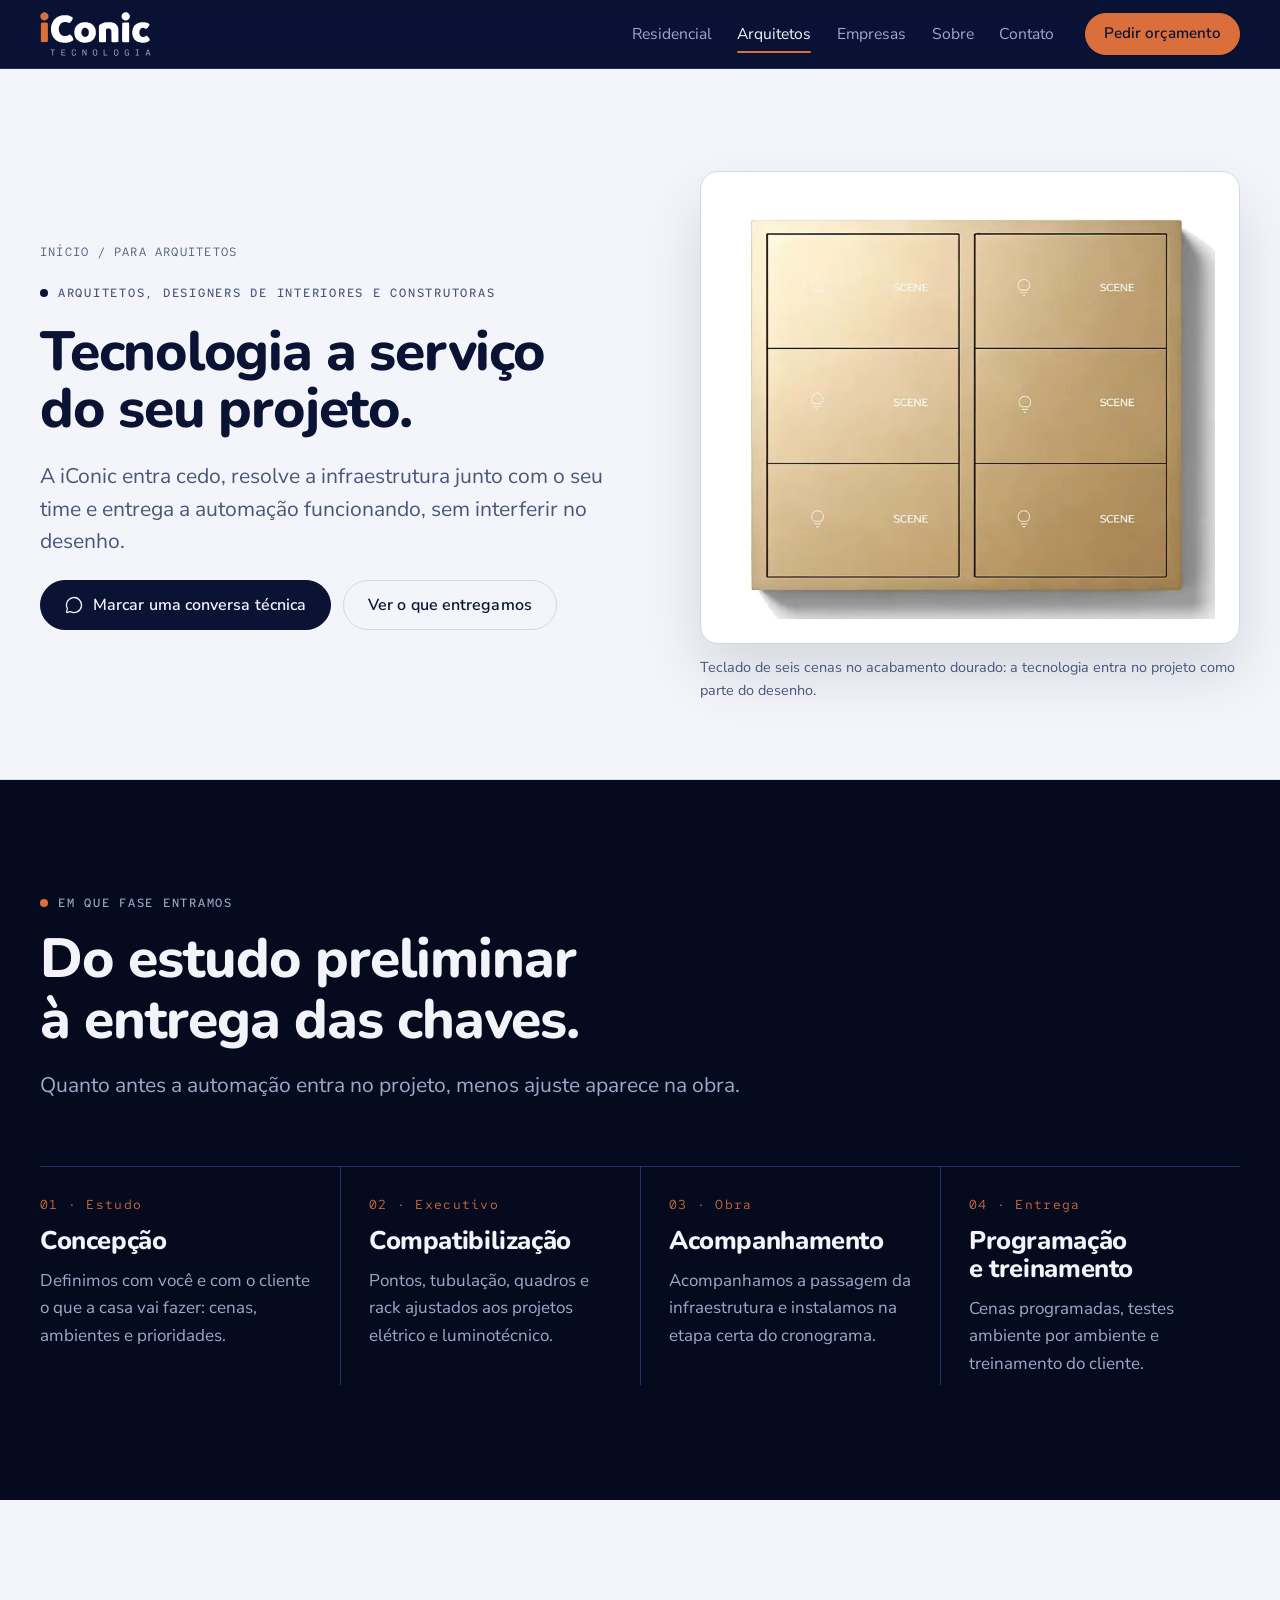
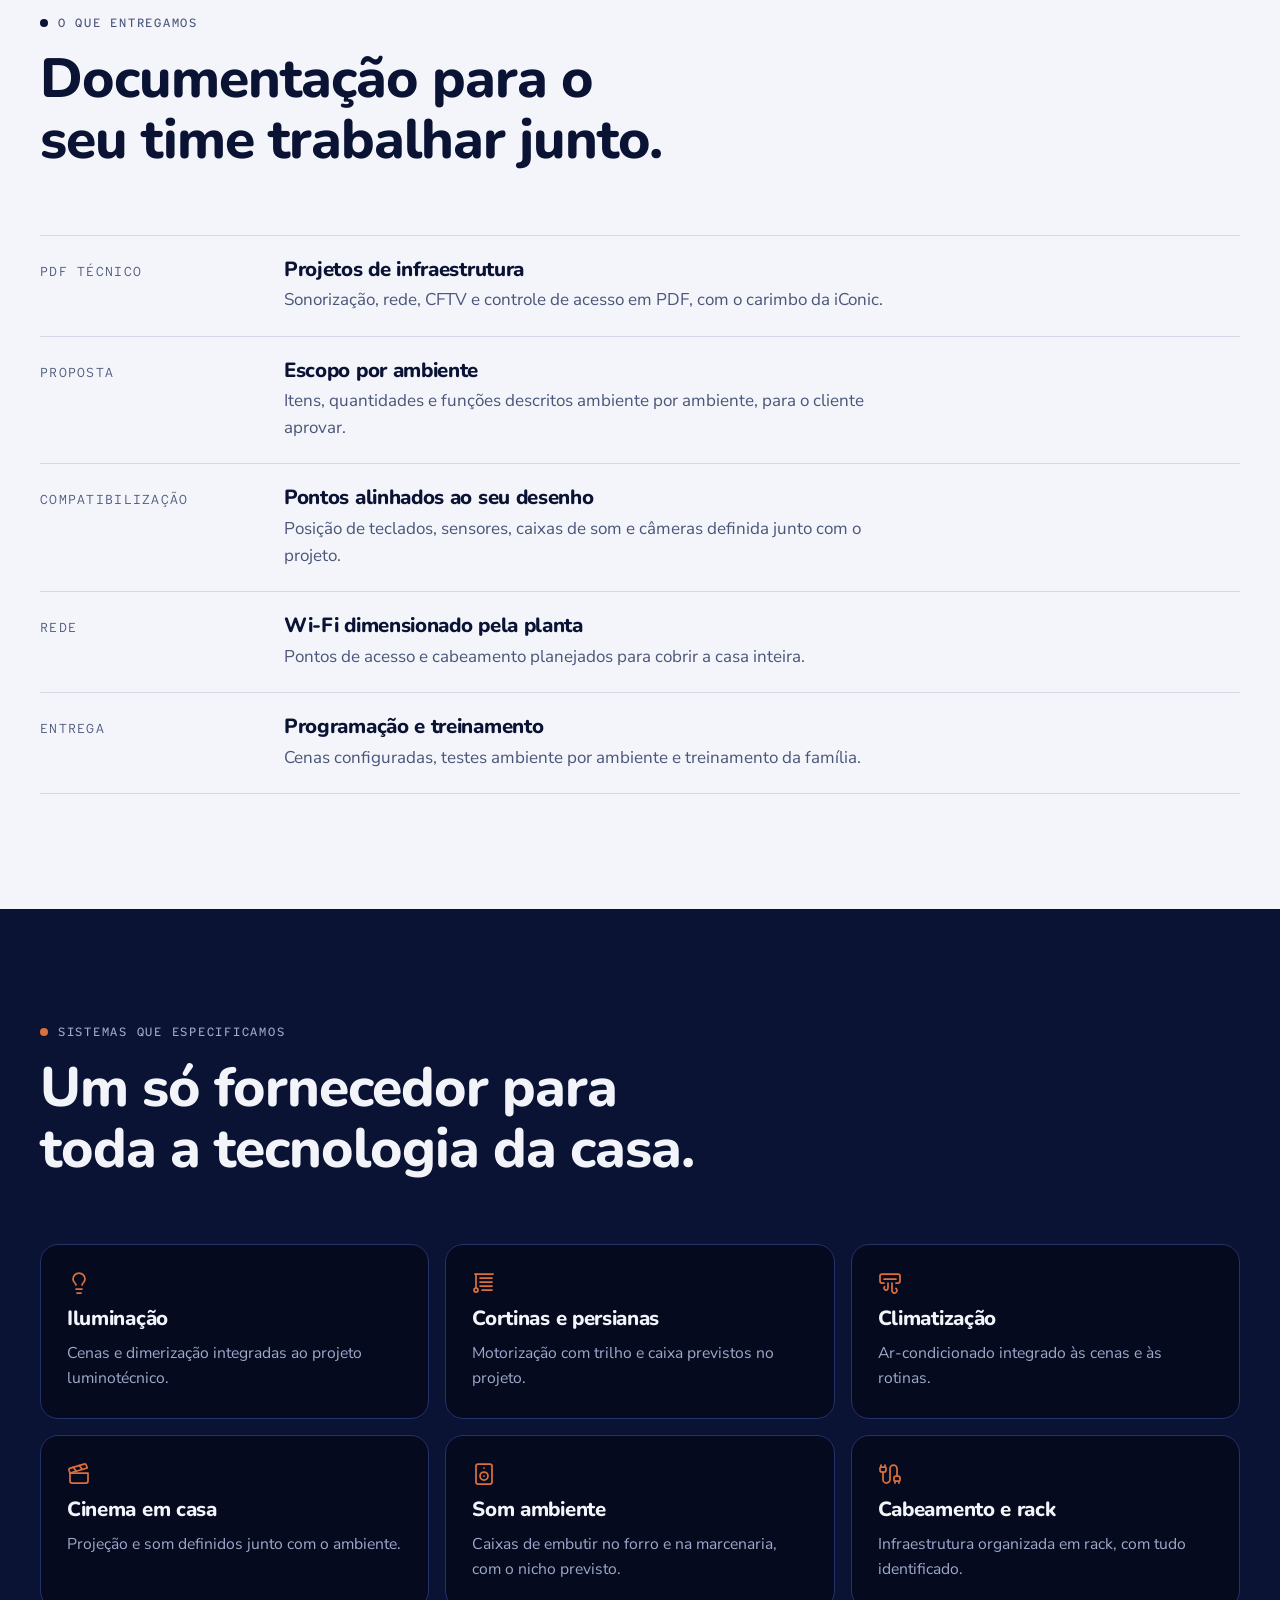
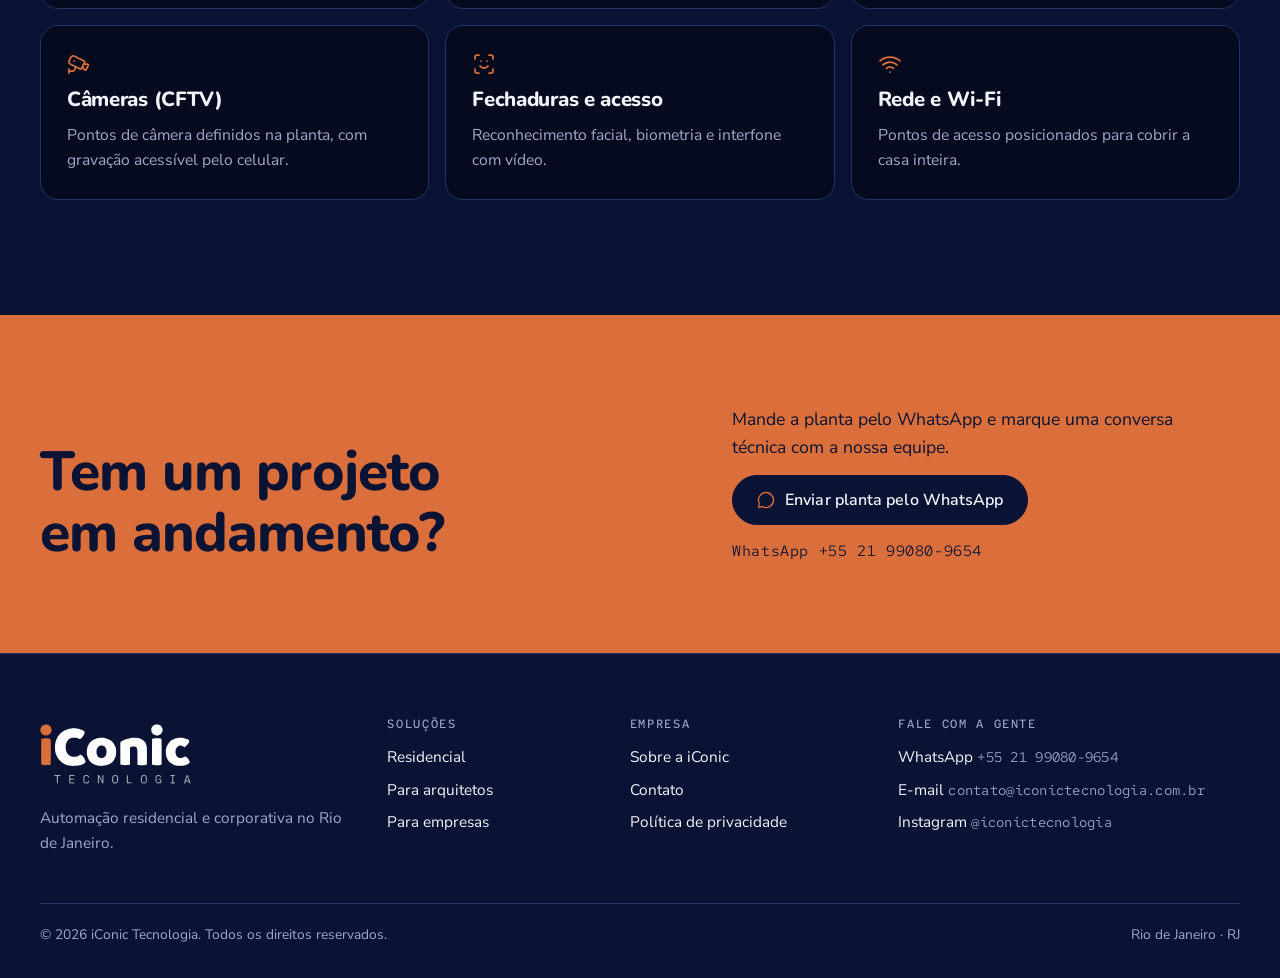
<file: arquitetos.html>
<!doctype html>
<html lang="pt-BR">
<head>
  <meta http-equiv="Content-Security-Policy" content="default-src 'self'; script-src 'self' ; style-src 'self' 'unsafe-inline'; img-src 'self' data: blob: https:; media-src 'self' blob:; font-src 'self' data:; connect-src 'self'; frame-src https://www.youtube.com https://www.google.com; object-src 'none'; base-uri 'self'; form-action 'self' https://wa.me; frame-ancestors 'none'">
<meta charset="utf-8">
<meta name="viewport" content="width=device-width, initial-scale=1, viewport-fit=cover">
<title>Para arquitetos e construtoras | iConic Tecnologia</title>
<meta name="claude:viewport-fit-sides" content="cover">
<meta name="description" content="A iConic trabalha com arquitetos, designers e construtoras: compatibilização de infraestrutura, projetos técnicos em PDF, acompanhamento de obra e entrega.">
<link rel="canonical" href="https://www.iconictecnologia.com.br/arquitetos.html">
<meta name="robots" content="index, follow, max-image-preview:large">
<meta name="theme-color" content="#0a1334">
<meta name="referrer" content="strict-origin-when-cross-origin">
<meta name="format-detection" content="telephone=no">
<meta property="og:type" content="website">
<meta property="og:locale" content="pt_BR">
<meta property="og:site_name" content="iConic Tecnologia">
<meta property="og:title" content="Para arquitetos e construtoras | iConic Tecnologia">
<meta property="og:description" content="A iConic trabalha com arquitetos, designers e construtoras: compatibilização de infraestrutura, projetos técnicos em PDF, acompanhamento de obra e entrega.">
<meta property="og:url" content="https://www.iconictecnologia.com.br/arquitetos.html">
<meta property="og:image" content="https://www.iconictecnologia.com.br/assets/img/og-iconic.jpg">
<meta property="og:image:width" content="1200">
<meta property="og:image:height" content="630">
<meta property="og:image:alt" content="Logo da iConic Tecnologia e a frase: A casa inteira em um toque.">
<meta name="twitter:card" content="summary_large_image">
<link rel="icon" href="favicon.ico" sizes="any">
<link rel="icon" href="assets/favicon.svg" type="image/svg+xml">
<link rel="apple-touch-icon" href="assets/apple-touch-icon.png">
<link rel="manifest" href="site.webmanifest">
<link rel="preload" href="assets/fonts/nunito-sans-latin-400-normal.woff2" as="font" type="font/woff2" crossorigin>
<link rel="preload" href="assets/fonts/nunito-latin-800-normal.woff2" as="font" type="font/woff2" crossorigin>
<link rel="stylesheet" href="assets/css/site.css?v=b51ee9cc">
</head>
<body>
<svg width="0" height="0" style="position:absolute" aria-hidden="true" focusable="false"><defs><symbol id="i-air-vent" viewBox="0 0 24 24" fill="none" stroke="currentColor" stroke-width="1.75" stroke-linecap="round" stroke-linejoin="round"><path d="M18 17.5a2.5 2.5 0 1 1-4 2.03V12" /> <path d="M6 12H4a2 2 0 0 1-2-2V5a2 2 0 0 1 2-2h16a2 2 0 0 1 2 2v5a2 2 0 0 1-2 2h-2" /> <path d="M6 8h12" /> <path d="M6.6 15.572A2 2 0 1 0 10 17v-5" /></symbol><symbol id="i-arrow-right" viewBox="0 0 24 24" fill="none" stroke="currentColor" stroke-width="1.75" stroke-linecap="round" stroke-linejoin="round"><path d="M5 12h14" /> <path d="m12 5 7 7-7 7" /></symbol><symbol id="i-arrow-up-right" viewBox="0 0 24 24" fill="none" stroke="currentColor" stroke-width="1.75" stroke-linecap="round" stroke-linejoin="round"><path d="M7 7h10v10" /> <path d="M7 17 17 7" /></symbol><symbol id="i-bed-double" viewBox="0 0 24 24" fill="none" stroke="currentColor" stroke-width="1.75" stroke-linecap="round" stroke-linejoin="round"><path d="M2 20v-8a2 2 0 0 1 2-2h16a2 2 0 0 1 2 2v8" /> <path d="M4 10V6a2 2 0 0 1 2-2h12a2 2 0 0 1 2 2v4" /> <path d="M12 4v6" /> <path d="M2 18h20" /></symbol><symbol id="i-blinds" viewBox="0 0 24 24" fill="none" stroke="currentColor" stroke-width="1.75" stroke-linecap="round" stroke-linejoin="round"><path d="M3 3h18" /> <path d="M20 7H8" /> <path d="M20 11H8" /> <path d="M10 19h10" /> <path d="M8 15h12" /> <path d="M4 3v14" /> <circle cx="4" cy="19" r="2" /></symbol><symbol id="i-building-2" viewBox="0 0 24 24" fill="none" stroke="currentColor" stroke-width="1.75" stroke-linecap="round" stroke-linejoin="round"><path d="M10 12h4" /> <path d="M10 8h4" /> <path d="M14 21v-3a2 2 0 0 0-4 0v3" /> <path d="M6 10H4a2 2 0 0 0-2 2v7a2 2 0 0 0 2 2h16a2 2 0 0 0 2-2V9a2 2 0 0 0-2-2h-2" /> <path d="M6 21V5a2 2 0 0 1 2-2h8a2 2 0 0 1 2 2v16" /></symbol><symbol id="i-cable" viewBox="0 0 24 24" fill="none" stroke="currentColor" stroke-width="1.75" stroke-linecap="round" stroke-linejoin="round"><path d="M17 19a1 1 0 0 1-1-1v-2a2 2 0 0 1 2-2h2a2 2 0 0 1 2 2v2a1 1 0 0 1-1 1z" /> <path d="M17 21v-2" /> <path d="M19 14V6.5a1 1 0 0 0-7 0v11a1 1 0 0 1-7 0V10" /> <path d="M21 21v-2" /> <path d="M3 5V3" /> <path d="M4 10a2 2 0 0 1-2-2V6a1 1 0 0 1 1-1h4a1 1 0 0 1 1 1v2a2 2 0 0 1-2 2z" /> <path d="M7 5V3" /></symbol><symbol id="i-cctv" viewBox="0 0 24 24" fill="none" stroke="currentColor" stroke-width="1.75" stroke-linecap="round" stroke-linejoin="round"><path d="M16.75 12h3.632a1 1 0 0 1 .894 1.447l-2.034 4.069a1 1 0 0 1-1.708.134l-2.124-2.97" /> <path d="M17.106 9.053a1 1 0 0 1 .447 1.341l-3.106 6.211a1 1 0 0 1-1.342.447L3.61 12.3a2.92 2.92 0 0 1-1.3-3.91L3.69 5.6a2.92 2.92 0 0 1 3.92-1.3z" /> <path d="M2 19h3.76a2 2 0 0 0 1.8-1.1L9 15" /> <path d="M2 21v-4" /> <path d="M7 9h.01" /></symbol><symbol id="i-check" viewBox="0 0 24 24" fill="none" stroke="currentColor" stroke-width="1.75" stroke-linecap="round" stroke-linejoin="round"><path d="M20 6 9 17l-5-5" /></symbol><symbol id="i-clapperboard" viewBox="0 0 24 24" fill="none" stroke="currentColor" stroke-width="1.75" stroke-linecap="round" stroke-linejoin="round"><path d="m12.296 3.464 3.02 3.956" /> <path d="M20.2 6 3 11l-.9-2.4c-.3-1.1.3-2.2 1.3-2.5l13.5-4c1.1-.3 2.2.3 2.5 1.3z" /> <path d="M3 11h18v8a2 2 0 0 1-2 2H5a2 2 0 0 1-2-2z" /> <path d="m6.18 5.276 3.1 3.899" /></symbol><symbol id="i-clock" viewBox="0 0 24 24" fill="none" stroke="currentColor" stroke-width="1.75" stroke-linecap="round" stroke-linejoin="round"><circle cx="12" cy="12" r="10" /> <path d="M12 6v6l4 2" /></symbol><symbol id="i-door-open" viewBox="0 0 24 24" fill="none" stroke="currentColor" stroke-width="1.75" stroke-linecap="round" stroke-linejoin="round"><path d="M10 21H2" /> <path d="M10 3H7a2 2 0 00-2 2v16" /> <path d="M14 12h.01" /> <path d="M19 21V5a2 2 0 00-1.675-1.974l-6.163-1.013A1 1 0 0010 3v18a1 1 0 001.124.992z" /> <path d="M22 21h-3" /></symbol><symbol id="i-drafting-compass" viewBox="0 0 24 24" fill="none" stroke="currentColor" stroke-width="1.75" stroke-linecap="round" stroke-linejoin="round"><path d="m12.99 6.74 1.93 3.44" /> <path d="M19.136 12a10 10 0 0 1-14.271 0" /> <path d="m21 21-2.16-3.84" /> <path d="m3 21 8.02-14.26" /> <circle cx="12" cy="5" r="2" /></symbol><symbol id="i-house" viewBox="0 0 24 24" fill="none" stroke="currentColor" stroke-width="1.75" stroke-linecap="round" stroke-linejoin="round"><path d="M15 21v-8a1 1 0 0 0-1-1h-4a1 1 0 0 0-1 1v8" /> <path d="M3 10a2 2 0 0 1 .709-1.528l7-6a2 2 0 0 1 2.582 0l7 6A2 2 0 0 1 21 10v9a2 2 0 0 1-2 2H5a2 2 0 0 1-2-2z" /></symbol><symbol id="i-layers" viewBox="0 0 24 24" fill="none" stroke="currentColor" stroke-width="1.75" stroke-linecap="round" stroke-linejoin="round"><path d="M12.83 2.18a2 2 0 0 0-1.66 0L2.6 6.08a1 1 0 0 0 0 1.83l8.58 3.91a2 2 0 0 0 1.66 0l8.58-3.9a1 1 0 0 0 0-1.83z" /> <path d="M2 12a1 1 0 0 0 .58.91l8.6 3.91a2 2 0 0 0 1.65 0l8.58-3.9A1 1 0 0 0 22 12" /> <path d="M2 17a1 1 0 0 0 .58.91l8.6 3.91a2 2 0 0 0 1.65 0l8.58-3.9A1 1 0 0 0 22 17" /></symbol><symbol id="i-lightbulb" viewBox="0 0 24 24" fill="none" stroke="currentColor" stroke-width="1.75" stroke-linecap="round" stroke-linejoin="round"><path d="M15 14c.2-1 .7-1.7 1.5-2.5 1-.9 1.5-2.2 1.5-3.5A6 6 0 0 0 6 8c0 1 .2 2.2 1.5 3.5.7.7 1.3 1.5 1.5 2.5" /> <path d="M9 18h6" /> <path d="M10 22h4" /></symbol><symbol id="i-log-out" viewBox="0 0 24 24" fill="none" stroke="currentColor" stroke-width="1.75" stroke-linecap="round" stroke-linejoin="round"><path d="m16 17 5-5-5-5" /> <path d="M21 12H9" /> <path d="M9 21H5a2 2 0 0 1-2-2V5a2 2 0 0 1 2-2h4" /></symbol><symbol id="i-mail" viewBox="0 0 24 24" fill="none" stroke="currentColor" stroke-width="1.75" stroke-linecap="round" stroke-linejoin="round"><path d="m22 7-8.991 5.727a2 2 0 0 1-2.009 0L2 7" /> <rect x="2" y="4" width="20" height="16" rx="2" /></symbol><symbol id="i-menu" viewBox="0 0 24 24" fill="none" stroke="currentColor" stroke-width="1.75" stroke-linecap="round" stroke-linejoin="round"><path d="M4 5h16" /> <path d="M4 12h16" /> <path d="M4 19h16" /></symbol><symbol id="i-message-circle" viewBox="0 0 24 24" fill="none" stroke="currentColor" stroke-width="1.75" stroke-linecap="round" stroke-linejoin="round"><path d="M2.992 16.342a2 2 0 0 1 .094 1.167l-1.065 3.29a1 1 0 0 0 1.236 1.168l3.413-.998a2 2 0 0 1 1.099.092 10 10 0 1 0-4.777-4.719" /></symbol><symbol id="i-plus" viewBox="0 0 24 24" fill="none" stroke="currentColor" stroke-width="1.75" stroke-linecap="round" stroke-linejoin="round"><path d="M5 12h14" /> <path d="M12 5v14" /></symbol><symbol id="i-presentation" viewBox="0 0 24 24" fill="none" stroke="currentColor" stroke-width="1.75" stroke-linecap="round" stroke-linejoin="round"><path d="M2 3h20" /> <path d="M21 3v11a2 2 0 0 1-2 2H5a2 2 0 0 1-2-2V3" /> <path d="m7 21 5-5 5 5" /></symbol><symbol id="i-scan-face" viewBox="0 0 24 24" fill="none" stroke="currentColor" stroke-width="1.75" stroke-linecap="round" stroke-linejoin="round"><path d="M3 7V5a2 2 0 0 1 2-2h2" /> <path d="M17 3h2a2 2 0 0 1 2 2v2" /> <path d="M21 17v2a2 2 0 0 1-2 2h-2" /> <path d="M7 21H5a2 2 0 0 1-2-2v-2" /> <path d="M8 14s1.5 2 4 2 4-2 4-2" /> <path d="M9 9h.01" /> <path d="M15 9h.01" /></symbol><symbol id="i-shield-check" viewBox="0 0 24 24" fill="none" stroke="currentColor" stroke-width="1.75" stroke-linecap="round" stroke-linejoin="round"><path d="M20 13c0 5-3.5 7.5-7.66 8.95a1 1 0 0 1-.67-.01C7.5 20.5 4 18 4 13V6a1 1 0 0 1 1-1c2 0 4.5-1.2 6.24-2.72a1.17 1.17 0 0 1 1.52 0C14.51 3.81 17 5 19 5a1 1 0 0 1 1 1z" /> <path d="m9 12 2 2 4-4" /></symbol><symbol id="i-smartphone" viewBox="0 0 24 24" fill="none" stroke="currentColor" stroke-width="1.75" stroke-linecap="round" stroke-linejoin="round"><rect width="14" height="20" x="5" y="2" rx="2" ry="2" /> <path d="M12 18h.01" /></symbol><symbol id="i-sofa" viewBox="0 0 24 24" fill="none" stroke="currentColor" stroke-width="1.75" stroke-linecap="round" stroke-linejoin="round"><path d="M20 9V6a2 2 0 0 0-2-2H6a2 2 0 0 0-2 2v3" /> <path d="M2 16a2 2 0 0 0 2 2h16a2 2 0 0 0 2-2v-5a2 2 0 0 0-4 0v1.5a.5.5 0 0 1-.5.5h-11a.5.5 0 0 1-.5-.5V11a2 2 0 0 0-4 0z" /> <path d="M4 18v2" /> <path d="M20 18v2" /> <path d="M12 4v9" /></symbol><symbol id="i-speaker" viewBox="0 0 24 24" fill="none" stroke="currentColor" stroke-width="1.75" stroke-linecap="round" stroke-linejoin="round"><rect width="16" height="20" x="4" y="2" rx="2" /> <path d="M12 6h.01" /> <circle cx="12" cy="14" r="4" /> <path d="M12 14h.01" /></symbol><symbol id="i-sprout" viewBox="0 0 24 24" fill="none" stroke="currentColor" stroke-width="1.75" stroke-linecap="round" stroke-linejoin="round"><path d="M14 9.536V7a4 4 0 0 1 4-4h1.5a.5.5 0 0 1 .5.5V5a4 4 0 0 1-4 4 4 4 0 0 0-4 4c0 2 1 3 1 5a5 5 0 0 1-1 3" /> <path d="M4 9a5 5 0 0 1 8 4 5 5 0 0 1-8-4" /> <path d="M5 21h14" /></symbol><symbol id="i-trees" viewBox="0 0 24 24" fill="none" stroke="currentColor" stroke-width="1.75" stroke-linecap="round" stroke-linejoin="round"><path d="M10 10v.2A3 3 0 0 1 8.9 16H5a3 3 0 0 1-1-5.8V10a3 3 0 0 1 6 0Z" /> <path d="M7 16v6" /> <path d="M13 19v3" /> <path d="M12 19h8.3a1 1 0 0 0 .7-1.7L18 14h.3a1 1 0 0 0 .7-1.7L16 9h.2a1 1 0 0 0 .8-1.7L13 3l-1.4 1.5" /></symbol><symbol id="i-tv" viewBox="0 0 24 24" fill="none" stroke="currentColor" stroke-width="1.75" stroke-linecap="round" stroke-linejoin="round"><path d="m17 2-5 5-5-5" /> <rect width="20" height="15" x="2" y="7" rx="2" /></symbol><symbol id="i-utensils" viewBox="0 0 24 24" fill="none" stroke="currentColor" stroke-width="1.75" stroke-linecap="round" stroke-linejoin="round"><path d="M3 2v7c0 1.1.9 2 2 2h4a2 2 0 0 0 2-2V2" /> <path d="M7 2v20" /> <path d="M21 15V2a5 5 0 0 0-5 5v6c0 1.1.9 2 2 2h3Zm0 0v7" /></symbol><symbol id="i-video" viewBox="0 0 24 24" fill="none" stroke="currentColor" stroke-width="1.75" stroke-linecap="round" stroke-linejoin="round"><path d="m16 13 5.223 3.482a.5.5 0 0 0 .777-.416V7.87a.5.5 0 0 0-.752-.432L16 10.5" /> <rect x="2" y="6" width="14" height="12" rx="2" /></symbol><symbol id="i-volume-2" viewBox="0 0 24 24" fill="none" stroke="currentColor" stroke-width="1.75" stroke-linecap="round" stroke-linejoin="round"><path d="M11 4.702a.705.705 0 0 0-1.203-.498L6.413 7.587A1.4 1.4 0 0 1 5.416 8H3a1 1 0 0 0-1 1v6a1 1 0 0 0 1 1h2.416a1.4 1.4 0 0 1 .997.413l3.383 3.384A.705.705 0 0 0 11 19.298z" /> <path d="M16 9a5 5 0 0 1 0 6" /> <path d="M19.364 18.364a9 9 0 0 0 0-12.728" /></symbol><symbol id="i-volume-x" viewBox="0 0 24 24" fill="none" stroke="currentColor" stroke-width="1.75" stroke-linecap="round" stroke-linejoin="round"><path d="M11 4.702a.7.7 0 0 0-1.203-.498L6.413 7.587A1.4 1.4 0 0 1 5.416 8H3a1 1 0 0 0-1 1v6a1 1 0 0 0 1 1h2.416a1.4 1.4 0 0 1 .997.413l3.383 3.384A.7.7 0 0 0 11 19.298z" /> <path d="m16.5 14.5 5-5" /> <path d="m16.5 9.5 5 5" /></symbol><symbol id="i-waves" viewBox="0 0 24 24" fill="none" stroke="currentColor" stroke-width="1.75" stroke-linecap="round" stroke-linejoin="round"><path d="M2 12q2.5 2 5 0t5 0 5 0 5 0" /> <path d="M2 19q2.5 2 5 0t5 0 5 0 5 0" /> <path d="M2 5q2.5 2 5 0t5 0 5 0 5 0" /></symbol><symbol id="i-wifi" viewBox="0 0 24 24" fill="none" stroke="currentColor" stroke-width="1.75" stroke-linecap="round" stroke-linejoin="round"><path d="M12 20h.01" /> <path d="M2 8.82a15 15 0 0 1 20 0" /> <path d="M5 12.859a10 10 0 0 1 14 0" /> <path d="M8.5 16.429a5 5 0 0 1 7 0" /></symbol><symbol id="i-wrench" viewBox="0 0 24 24" fill="none" stroke="currentColor" stroke-width="1.75" stroke-linecap="round" stroke-linejoin="round"><path d="M14.7 6.3a1 1 0 0 0 0 1.4l1.6 1.6a1 1 0 0 0 1.4 0l3.106-3.105c.32-.322.863-.22.983.218a6 6 0 0 1-8.259 7.057l-7.91 7.91a1 1 0 0 1-2.999-3l7.91-7.91a6 6 0 0 1 7.057-8.259c.438.12.54.662.219.984z" /></symbol><symbol id="i-x" viewBox="0 0 24 24" fill="none" stroke="currentColor" stroke-width="1.75" stroke-linecap="round" stroke-linejoin="round"><path d="M18 6 6 18" /> <path d="m6 6 12 12" /></symbol></defs></svg>
<a class="skip-link" href="#conteudo">Pular para o conteúdo</a>
<header class="site-header">
  <div class="wrap">
    <a class="brand" href="index.html" aria-label="iConic Tecnologia, página inicial"><svg aria-hidden="true" focusable="false" xmlns="http://www.w3.org/2000/svg" viewBox="141.7 370.7 717.3 285.0"><path fill="#da6f3b" fill-rule="evenodd" d="M159.67 566.12C159.21 566.05 157.71 565.84 156.33 565.65C151.02 564.90 148.76 563.65 148.01 561.04C147.55 559.44 147.49 445.82 147.95 444.38C148.89 441.43 149.90 440.86 155.76 439.96C162.83 438.89 164.88 438.70 169.93 438.68C176.60 438.66 182.60 439.33 187.83 440.67C191.10 441.51 191.19 441.56 191.79 442.94C193.04 445.82 193.08 447.40 193.05 504.37C193.03 559.75 193.02 559.91 192.33 561.75C191.95 562.77 191.41 563.79 191.14 564.03C190.86 564.26 189.63 564.65 188.40 564.91C187.17 565.16 185.57 565.53 184.83 565.72C183.59 566.05 161.60 566.40 159.67 566.12ZM164.17 424.60C163.25 424.43 161.97 424.13 161.33 423.94C159.99 423.53 156.26 421.74 156.01 421.38C155.91 421.25 155.38 420.80 154.83 420.38C154.28 419.96 152.60 418.49 151.09 417.10C149.07 415.24 148.29 414.29 148.15 413.51C148.04 412.92 147.33 411.63 146.58 410.64C145.74 409.53 144.98 408.03 144.63 406.76C143.82 403.87 143.51 397.84 143.97 394.04C144.37 390.81 144.75 389.75 146.10 388.12C146.54 387.60 147.00 386.73 147.13 386.21C147.35 385.30 149.43 382.43 151.08 380.73C152.84 378.93 156.69 376.32 159.17 375.24C162.51 373.78 167.36 372.89 172.17 372.86L175.83 372.83L179.00 374.37C180.74 375.21 182.86 376.16 183.71 376.48C185.42 377.12 190.22 381.19 191.50 383.08C192.95 385.21 195.95 392.14 196.30 394.17C196.77 396.91 196.79 398.56 196.36 402.83C195.94 406.95 195.60 408.00 193.68 411.14C192.94 412.35 192.33 413.43 192.33 413.54C192.33 414.14 190.79 415.75 189.83 416.15C189.21 416.40 188.48 417.06 188.20 417.61C186.99 419.93 181.69 423.14 177.08 424.31C174.98 424.85 173.45 424.99 170.11 424.95C167.76 424.93 165.08 424.77 164.17 424.60Z"/><path fill="currentColor" fill-rule="evenodd" d="M292.67 569.68C286.59 569.03 283.61 568.65 282.27 568.35C281.48 568.17 279.18 567.71 277.17 567.32C272.90 566.49 270.26 565.81 268.78 565.14C268.21 564.88 267.57 564.67 267.38 564.67C267.18 564.67 266.46 564.42 265.76 564.12C265.07 563.82 264.20 563.45 263.83 563.31C259.87 561.71 257.29 560.51 256.96 560.12C256.75 559.86 255.28 558.95 253.70 558.11C250.19 556.22 246.72 553.99 244.50 552.20C239.72 548.35 231.98 540.27 229.14 536.17C228.50 535.25 227.41 533.68 226.70 532.67C224.04 528.87 223.08 526.95 219.33 517.98C216.51 511.25 214.55 504.21 213.62 497.50C212.94 492.55 212.84 490.60 212.86 482.00C212.89 473.23 212.99 471.52 213.76 466.17C214.24 462.87 214.86 459.42 215.12 458.50C215.39 457.58 215.84 456.01 216.13 455.00C217.14 451.44 218.09 448.77 220.40 443.00C222.52 437.72 223.11 436.42 224.17 434.71C224.35 434.41 225.17 432.97 225.98 431.50C226.80 430.03 228.12 428.01 228.93 427.00C229.73 425.99 231.31 423.99 232.44 422.56C233.57 421.12 235.24 419.09 236.15 418.06C238.86 414.96 248.97 406.60 251.94 404.99C252.80 404.53 254.10 403.77 254.83 403.31C257.34 401.74 263.04 399.22 269.50 396.82C271.33 396.13 273.28 395.38 273.83 395.14C275.63 394.35 283.48 392.72 290.00 391.79C296.14 390.91 309.03 390.98 315.86 391.93C321.88 392.78 329.05 394.21 330.67 394.90C331.31 395.17 333.18 395.85 334.83 396.39C336.48 396.94 339.53 398.20 341.60 399.19C343.66 400.19 345.46 401.00 345.60 401.00C346.02 401.01 349.79 403.00 351.11 403.91C354.05 405.94 354.54 409.58 352.71 415.80C351.19 420.97 349.45 424.28 345.85 428.89C345.11 429.84 344.00 431.29 343.39 432.13C341.35 434.90 337.20 438.90 334.68 440.52C332.72 441.78 331.82 442.15 330.44 442.27C328.85 442.40 328.47 442.28 326.10 440.90C323.42 439.33 321.65 438.61 317.33 437.33C315.96 436.92 314.50 436.46 314.10 436.31C313.69 436.15 311.41 435.85 309.02 435.64C304.56 435.25 296.07 435.63 293.83 436.33C287.21 438.39 285.10 439.15 283.63 440.02C281.67 441.18 279.83 442.50 278.81 443.49C278.42 443.86 276.95 445.28 275.54 446.65C271.24 450.79 267.73 457.26 265.76 464.67C264.06 471.03 263.95 471.78 263.77 478.70C263.57 486.16 263.96 491.20 264.99 494.33C265.33 495.34 266.08 497.74 266.67 499.67C268.06 504.19 268.58 505.31 271.42 509.97C273.64 513.60 275.39 515.66 277.33 516.93C277.79 517.23 278.93 518.12 279.87 518.91C282.04 520.72 288.71 524.11 291.42 524.77C292.56 525.04 294.25 525.45 295.17 525.67C297.51 526.23 306.59 526.46 310.17 526.05C311.82 525.86 314.23 525.47 315.53 525.18C318.41 524.55 325.23 521.56 327.82 519.79C331.36 517.39 331.70 517.24 334.01 517.22C335.98 517.20 336.35 517.31 338.06 518.45C340.15 519.83 346.68 526.31 349.36 529.66C351.53 532.37 352.34 533.68 353.29 536.00C353.70 537.01 354.17 538.13 354.33 538.50C356.62 543.69 357.67 547.39 357.67 550.30C357.67 552.54 357.60 552.73 356.49 553.96C355.85 554.68 354.23 555.97 352.91 556.84C351.58 557.71 349.88 558.84 349.12 559.35C347.62 560.35 346.20 561.02 341.33 563.05C334.02 566.09 327.79 567.56 314.67 569.35C311.22 569.82 296.13 570.04 292.67 569.68ZM426.00 569.29C422.92 569.01 421.89 568.86 416.00 567.81C412.95 567.27 408.03 566.01 404.88 564.95C396.29 562.08 385.04 554.32 379.08 547.17C376.39 543.94 373.00 539.27 373.00 538.80C373.00 538.59 372.78 538.23 372.50 538.00C372.22 537.77 372.00 537.40 372.00 537.18C372.00 536.95 371.19 535.28 370.21 533.47C368.15 529.69 366.77 525.50 365.26 518.44C364.21 513.54 364.20 513.41 364.18 503.83C364.17 493.85 364.27 492.73 365.89 485.67C367.92 476.81 372.87 466.74 378.40 460.25C380.69 457.57 387.27 451.15 389.35 449.57C392.84 446.93 402.97 441.77 407.33 440.41C418.21 437.03 421.84 436.50 434.17 436.50C443.84 436.50 445.14 436.61 452.17 437.99C458.29 439.20 468.03 442.92 472.66 445.83C473.30 446.23 474.96 447.23 476.33 448.03C479.19 449.71 488.06 458.02 490.86 461.64C492.27 463.47 498.67 474.84 498.67 475.52C498.67 475.64 498.88 476.21 499.13 476.78C499.89 478.49 501.59 483.70 501.97 485.50C503.53 492.91 504.08 504.82 503.20 512.56C502.62 517.75 502.01 520.78 500.75 524.83C499.70 528.19 499.49 528.68 496.28 535.18C493.87 540.04 493.03 541.40 489.63 545.95C486.98 549.48 479.35 556.45 476.52 557.91C475.99 558.18 474.84 558.91 473.97 559.52C471.09 561.54 465.62 564.11 460.67 565.77C451.35 568.88 437.29 570.30 426.00 569.29ZM798.17 569.16C791.45 568.46 781.99 566.50 778.67 565.11C778.02 564.84 777.20 564.50 776.83 564.35C771.14 562.00 765.26 558.37 759.67 553.77C755.39 550.25 753.61 548.20 749.22 541.71C747.88 539.73 744.10 531.99 743.17 529.33C742.76 528.14 742.18 526.15 741.88 524.92C741.59 523.68 741.12 521.73 740.84 520.58C739.36 514.55 738.85 500.59 739.84 493.50C740.97 485.52 743.17 477.89 745.82 472.84C750.66 463.63 752.25 461.37 757.80 455.71C762.88 450.55 764.56 449.16 768.17 447.18C769.45 446.48 771.18 445.53 772.00 445.07C772.82 444.60 774.48 443.73 775.67 443.11C776.86 442.50 778.06 441.86 778.33 441.68C779.11 441.17 787.56 438.64 790.17 438.13C797.46 436.71 801.21 436.34 808.44 436.33C817.60 436.33 821.03 436.76 830.00 439.01C834.73 440.20 837.64 441.29 841.83 443.41C846.77 445.92 849.12 447.39 850.38 448.77C851.24 449.72 851.33 449.99 851.13 451.29C850.82 453.35 849.23 457.50 847.33 461.17C844.68 466.29 842.56 468.99 836.83 474.50C833.78 477.43 830.96 480.02 830.56 480.24C828.87 481.18 827.02 480.63 824.00 478.30C821.11 476.07 816.71 474.26 812.77 473.69C804.39 472.45 797.83 474.99 791.93 481.76C789.48 484.57 788.39 486.63 787.03 491.00C785.65 495.42 785.21 499.27 785.44 504.83C785.64 509.75 786.30 513.57 787.36 515.90C787.71 516.67 788.00 517.40 788.00 517.52C788.00 518.03 790.14 521.91 791.10 523.16C792.73 525.27 795.26 527.54 797.40 528.82C798.49 529.47 799.48 530.00 799.61 530.00C799.73 530.00 800.25 530.22 800.75 530.48C802.29 531.29 805.68 532.03 808.67 532.22C814.64 532.61 821.19 530.84 825.48 527.69C828.94 525.15 830.21 524.57 832.01 524.74C834.21 524.95 835.45 525.87 840.95 531.32C845.24 535.57 846.12 536.69 848.45 540.82C848.97 541.74 849.89 543.32 850.49 544.33C851.63 546.25 853.00 550.79 853.00 552.62C853.00 554.21 852.30 555.03 848.22 558.22C842.22 562.91 833.27 566.90 826.67 567.83C825.84 567.95 824.04 568.25 822.67 568.50C816.30 569.67 805.84 569.95 798.17 569.16ZM620.00 566.80C615.20 566.52 608.15 565.59 607.19 565.10C606.63 564.82 605.83 564.28 605.42 563.90L604.67 563.22L604.66 530.19C604.64 495.60 604.68 496.61 603.20 489.90C602.09 484.90 599.00 481.12 594.50 479.28C590.87 477.78 589.53 477.59 583.74 477.74C578.70 477.88 577.91 477.98 575.50 478.82C572.59 479.84 570.91 480.84 570.05 482.05C569.55 482.77 569.49 486.22 569.33 522.67C569.21 553.02 569.07 562.67 568.76 563.21C568.54 563.59 567.56 564.28 566.60 564.73C563.66 566.10 559.20 566.50 546.83 566.50C531.23 566.50 525.87 565.79 524.17 563.52C523.51 562.63 523.50 562.15 523.43 511.56C523.37 472.50 523.45 460.09 523.76 458.76C524.07 457.44 524.55 456.61 525.75 455.35C527.34 453.66 530.96 451.12 533.69 449.76C538.08 447.58 543.00 445.43 546.97 443.95C549.43 443.04 551.83 442.10 552.31 441.86C553.30 441.35 564.83 438.60 569.00 437.87C576.85 436.50 580.24 436.28 590.50 436.44C603.01 436.63 606.62 437.12 615.67 439.83C618.34 440.63 620.91 441.67 622.83 442.75C624.48 443.67 626.57 444.79 627.47 445.24C629.53 446.26 633.73 449.47 635.52 451.38C636.96 452.92 641.39 458.44 642.62 460.23C644.33 462.72 647.29 470.84 648.30 475.83C649.64 482.48 649.67 483.39 649.67 523.50L649.67 562.62L648.85 563.59C647.03 565.75 641.73 566.68 630.33 566.82C625.84 566.88 621.19 566.86 620.00 566.80ZM687.50 566.45C686.95 566.39 684.85 566.17 682.83 565.97C677.07 565.41 674.93 564.51 674.35 562.42C673.83 560.53 673.92 444.62 674.44 442.83C675.04 440.80 676.67 440.14 682.67 439.53C690.34 438.74 697.61 438.55 704.33 438.97C713.77 439.56 717.96 440.38 718.75 441.79C719.38 442.91 719.65 468.49 719.55 517.83C719.49 545.10 719.34 562.21 719.14 562.83C718.89 563.59 718.35 564.06 716.93 564.75C715.35 565.52 714.21 565.75 709.94 566.17C705.39 566.61 690.49 566.80 687.50 566.45ZM439.83 531.65C445.90 530.06 450.10 526.96 453.44 521.61C455.56 518.20 456.80 514.56 457.50 509.69C458.80 500.69 457.24 490.32 453.75 484.67C452.22 482.19 448.48 478.14 446.52 476.84C442.97 474.49 438.78 473.33 433.89 473.35C427.05 473.37 423.53 474.95 417.55 480.65C415.15 482.96 413.48 485.60 412.50 488.67C412.18 489.68 411.72 491.10 411.47 491.83C409.46 497.92 409.58 507.66 411.76 515.23C414.01 523.02 419.63 528.99 427.04 531.47C430.25 532.54 436.11 532.62 439.83 531.65ZM693.50 425.29C689.78 424.83 685.50 423.26 682.17 421.12C680.02 419.75 675.45 415.07 673.75 412.50C671.34 408.88 670.24 404.42 670.23 398.33C670.22 392.82 671.67 387.49 673.79 385.26C674.19 384.84 674.74 384.05 675.01 383.50C675.28 382.95 676.62 381.37 678.00 380.00C680.71 377.28 683.42 375.70 688.00 374.14C692.29 372.69 692.96 372.60 698.00 372.77C702.66 372.92 702.96 372.98 706.45 374.29C711.16 376.07 713.31 377.33 715.62 379.65C718.68 382.74 722.05 388.19 723.22 391.92C724.08 394.67 724.07 402.23 723.20 405.67C722.49 408.50 720.52 412.45 718.73 414.67C717.19 416.56 713.38 420.37 712.50 420.90C711.66 421.39 707.58 423.39 705.93 424.10C703.48 425.17 697.32 425.76 693.50 425.29Z"/><path fill="currentColor" fill-opacity=".62" fill-rule="evenodd" d="M357.64 653.33C353.58 652.64 350.31 649.67 348.30 644.83C347.27 642.35 346.96 628.69 347.83 624.11C348.78 619.13 351.10 615.84 354.96 614.05C356.55 613.32 357.41 613.17 360.61 613.06C364.67 612.92 366.45 613.23 369.00 614.54C370.87 615.51 371.22 615.80 372.74 617.68C374.04 619.29 374.48 620.21 375.19 622.80C375.83 625.14 375.46 625.67 373.19 625.67L371.40 625.67L370.35 623.42C369.17 620.90 367.45 618.93 365.60 617.97C363.61 616.95 359.37 617.09 357.00 618.26C352.99 620.24 352.14 623.30 352.42 634.83C352.60 642.36 352.91 644.04 354.52 646.37C355.70 648.07 358.22 649.00 361.61 649.00C366.10 648.99 369.19 646.89 370.23 643.14C370.93 640.58 371.45 640.00 373.02 640.00C375.17 640.00 375.33 640.17 375.33 642.45C375.33 645.01 374.38 647.08 372.19 649.34C368.62 653.02 363.73 654.36 357.64 653.33ZM494.34 653.26C491.31 652.71 486.92 649.33 485.80 646.69C485.53 646.06 485.01 644.34 484.63 642.87C484.02 640.46 483.96 639.40 484.07 632.34C484.18 624.82 484.22 624.40 485.08 622.06C486.07 619.36 487.16 617.72 489.17 615.94C491.86 613.55 494.22 612.88 499.41 613.05C502.92 613.16 503.37 613.25 505.36 614.26C507.94 615.57 509.98 617.79 511.33 620.76C512.71 623.81 513.00 626.02 513.00 633.37C513.00 640.66 512.56 643.92 511.22 646.56C510.34 648.30 507.95 650.72 505.75 652.11C503.50 653.53 498.58 654.03 494.34 653.26ZM631.25 653.33C629.06 652.77 626.04 651.03 624.59 649.50C621.79 646.52 621.00 642.92 621.00 633.17C621.00 625.23 621.34 622.97 623.04 619.52C624.34 616.89 625.96 615.26 628.35 614.19C631.61 612.72 637.23 612.43 640.67 613.55C645.45 615.10 648.56 619.76 649.32 626.50C650.04 632.85 649.55 642.11 648.31 645.67C647.45 648.15 644.64 651.02 641.73 652.39C639.89 653.25 639.16 653.40 636.06 653.51C634.10 653.59 631.94 653.50 631.25 653.33ZM700.41 653.31C696.27 652.58 692.72 649.50 691.33 645.45C690.62 643.37 690.54 642.46 690.40 635.18C690.18 623.54 690.88 619.93 693.99 616.55C694.98 615.48 696.09 614.75 697.83 614.02C700.06 613.09 700.62 613.00 703.94 613.00C709.05 613.00 711.50 613.77 713.77 616.10C716.11 618.51 717.76 622.48 717.17 624.32C716.97 624.96 716.74 625.02 714.90 624.93L712.85 624.83L712.31 623.03C711.63 620.77 710.18 619.21 707.60 617.99C705.16 616.84 703.04 616.87 700.33 618.09C698.01 619.14 696.57 620.69 695.85 622.91C695.36 624.42 695.30 625.85 695.43 633.74C695.53 640.39 695.69 643.18 696.03 644.11C697.12 647.10 701.22 649.30 704.85 648.85C707.85 648.47 711.13 646.39 712.32 644.11C713.22 642.38 713.66 637.58 712.96 637.14C712.71 636.98 710.74 636.84 708.58 636.82C706.31 636.81 704.51 636.65 704.31 636.44C704.12 636.25 704.00 635.43 704.06 634.63L704.17 633.17L705.83 632.95C706.75 632.82 709.56 632.71 712.08 632.70C718.51 632.65 718.00 631.78 718.00 642.83C718.00 651.22 717.97 651.70 717.33 652.33C716.54 653.13 714.92 653.20 714.19 652.48C713.90 652.19 713.67 651.52 713.67 651.00C713.67 649.54 713.15 649.50 711.15 650.83C710.15 651.50 708.68 652.32 707.90 652.67C706.16 653.44 702.77 653.73 700.41 653.31ZM280.95 652.73C280.36 652.31 280.33 651.46 280.33 633.34C280.33 616.48 280.39 614.32 280.86 613.85C281.33 613.39 282.78 613.34 293.09 613.41L304.79 613.50L305.07 614.58C305.23 615.18 305.23 616.15 305.07 616.75L304.79 617.83L295.15 618.00L285.50 618.17L285.41 624.00C285.33 629.19 285.38 629.88 285.89 630.25C286.31 630.56 288.58 630.67 294.50 630.67C300.30 630.67 302.64 630.78 302.93 631.07C303.46 631.59 303.45 633.72 302.92 634.44C302.54 634.95 301.60 635.02 294.33 635.09C289.84 635.13 285.98 635.29 285.75 635.44C285.44 635.64 285.33 637.29 285.33 641.82C285.33 647.08 285.41 647.96 285.86 648.13C286.15 648.24 290.51 648.33 295.55 648.33C301.23 648.33 304.96 648.46 305.36 648.68C305.84 648.94 306.00 649.38 306.00 650.46C306.00 653.04 306.35 652.97 293.19 653.07C284.05 653.15 281.44 653.07 280.95 652.73ZM827.00 653.03C825.15 652.79 824.97 652.17 826.00 649.41C828.07 643.82 833.00 628.71 833.00 627.93C833.00 627.75 833.20 627.13 833.45 626.55C833.70 625.97 834.16 624.68 834.48 623.67C834.79 622.66 835.25 621.31 835.50 620.67C835.74 620.02 836.27 618.42 836.67 617.10C837.65 613.90 838.05 613.58 841.14 613.57C842.59 613.56 843.83 613.72 844.10 613.95C844.69 614.44 845.11 615.63 848.48 626.50C849.34 629.25 850.46 632.55 850.98 633.83C851.90 636.10 852.59 638.21 855.14 646.50C855.82 648.70 856.51 650.84 856.67 651.25C857.34 652.87 856.05 653.65 853.56 653.13C852.27 652.85 852.09 652.68 851.10 650.67C850.51 649.48 849.70 647.48 849.30 646.24C848.90 644.97 848.31 643.83 847.98 643.65C847.32 643.30 837.87 643.27 835.05 643.62L833.27 643.83L832.52 646.20C832.10 647.51 831.56 649.26 831.32 650.10C830.51 652.84 829.71 653.38 827.00 653.03ZM222.10 652.58C221.95 652.35 221.79 644.67 221.74 635.50C221.69 626.33 221.58 618.65 221.50 618.42C221.39 618.11 219.97 618.00 215.91 618.00C212.12 618.00 210.35 617.88 210.07 617.60C209.85 617.38 209.67 616.49 209.67 615.61C209.67 614.38 209.81 613.95 210.31 613.68C211.29 613.16 238.07 613.21 238.60 613.73C239.12 614.25 239.12 617.08 238.60 617.60C238.32 617.88 236.55 618.00 232.79 618.00C228.82 618.00 227.30 618.11 227.12 618.42C226.97 618.65 226.85 626.38 226.85 635.59C226.83 650.12 226.77 652.40 226.33 652.67C225.59 653.14 222.42 653.08 222.10 652.58ZM417.07 652.60C416.76 652.30 416.67 647.56 416.67 633.31C416.67 616.11 416.72 614.37 417.22 613.96C417.96 613.35 422.09 613.38 422.84 614.01C423.41 614.48 423.82 615.20 425.84 619.33C426.52 620.71 427.71 622.81 428.50 624.00C429.80 625.97 433.08 632.46 436.11 639.08C437.24 641.56 437.97 642.32 438.03 641.08C438.04 640.76 438.04 634.74 438.03 627.69C438.00 612.63 437.89 613.17 440.90 613.44C441.93 613.53 442.88 613.80 443.04 614.05C443.51 614.80 443.41 652.12 442.93 652.60C442.71 652.82 441.73 653.00 440.75 653.00C439.31 653.00 438.82 652.85 438.16 652.19C437.71 651.74 435.70 648.03 433.69 643.94C431.68 639.85 429.35 635.45 428.52 634.17C427.68 632.88 426.74 631.16 426.42 630.35C425.31 627.53 422.72 622.83 422.28 622.83C421.91 622.83 421.83 625.53 421.83 637.59C421.83 650.35 421.77 652.40 421.33 652.67C420.62 653.13 417.54 653.07 417.07 652.60ZM554.67 652.67C554.23 652.40 554.15 649.82 554.06 633.49C553.98 619.31 554.06 614.50 554.35 614.14C554.80 613.61 558.19 613.48 558.97 613.97C559.36 614.22 559.45 617.02 559.51 630.93C559.55 640.09 559.68 647.76 559.81 647.96C559.97 648.22 562.76 648.33 568.95 648.33C575.44 648.33 577.98 648.44 578.27 648.73C578.49 648.95 578.67 649.82 578.67 650.67C578.67 651.51 578.49 652.38 578.27 652.60C577.77 653.10 555.45 653.17 554.67 652.67ZM761.66 652.14C761.21 650.97 761.25 649.22 761.73 648.73C761.99 648.47 763.37 648.33 765.71 648.33C767.68 648.33 769.38 648.19 769.49 648.02C769.77 647.56 769.81 618.84 769.53 618.38C769.38 618.13 768.04 618.00 765.64 618.00C762.02 618.00 761.98 617.99 761.66 617.14C761.18 615.88 761.26 614.45 761.86 613.86C762.31 613.40 763.73 613.33 772.29 613.33C779.55 613.33 782.31 613.44 782.60 613.73C782.82 613.95 783.00 614.85 783.00 615.72C783.00 617.80 782.59 618.00 778.39 618.00C775.67 618.00 775.03 618.10 774.87 618.53C774.76 618.82 774.67 625.47 774.67 633.32C774.67 644.67 774.76 647.66 775.10 647.95C775.34 648.15 777.18 648.35 779.19 648.40L782.83 648.50L783.11 649.83C783.28 650.66 783.25 651.52 783.04 652.08L782.68 653.00L772.33 653.00L761.98 653.00L761.66 652.14ZM502.31 648.55C506.35 647.34 507.65 643.60 507.65 633.17C507.65 624.52 507.16 622.14 504.88 619.73C503.24 618.00 501.36 617.33 498.21 617.34C495.64 617.35 495.41 617.42 493.67 618.59C491.72 619.92 490.47 621.76 489.90 624.14C489.72 624.89 489.56 629.02 489.55 633.33C489.53 639.92 489.62 641.48 490.12 643.13C491.03 646.14 492.64 647.88 495.25 648.67C496.69 649.10 500.69 649.03 502.31 648.55ZM639.09 648.52C641.11 647.80 642.55 646.64 643.28 645.13C645.08 641.42 644.96 624.80 643.11 621.17C641.90 618.79 637.22 616.67 634.25 617.14C630.81 617.69 627.42 620.61 626.49 623.83C626.03 625.41 625.96 626.99 626.09 633.94C626.18 639.08 626.38 642.64 626.64 643.44C627.38 645.75 629.96 648.07 632.50 648.69C634.16 649.09 637.75 649.00 639.09 648.52ZM846.89 638.55C847.07 638.37 846.02 634.53 845.33 632.83C845.18 632.47 844.82 631.19 844.52 630.00C844.22 628.81 843.43 626.14 842.77 624.07C841.39 619.76 840.94 619.47 840.00 622.33C839.67 623.34 839.00 625.37 838.51 626.83C838.01 628.30 837.41 630.25 837.17 631.17C836.92 632.08 836.34 633.95 835.86 635.31C835.39 636.67 835.00 637.98 835.00 638.21C835.00 638.53 835.87 638.67 838.25 638.74C842.79 638.87 846.66 638.79 846.89 638.55Z"/></svg></a>
    <nav class="nav" aria-label="Principal">
      <ul class="nav-list">
        <li><a href="residencial.html">Residencial</a></li>
        <li><a href="arquitetos.html" aria-current="page">Arquitetos</a></li>
        <li><a href="empresas.html">Empresas</a></li>
        <li><a href="sobre.html">Sobre</a></li>
        <li><a href="contato.html">Contato</a></li>
      </ul>
      <a class="btn btn--primary" href="https://wa.me/5521990809654?text=Ol%C3%A1%2C%20iConic%21%20Quero%20um%20or%C3%A7amento%20de%20automa%C3%A7%C3%A3o%20para%20a%20minha%20casa." target="_blank" rel="noopener">Pedir orçamento</a>
      <button class="menu-toggle" type="button" aria-expanded="false" aria-controls="mobile-nav">
        <svg aria-hidden="true"><use href="#i-menu"/></svg><span class="menu-label">Menu</span>
      </button>
    </nav>
  </div>
  <div id="mobile-nav" class="mobile-nav" hidden>
    <div class="wrap">
      <ul>
        <li><a href="residencial.html">Residencial<svg aria-hidden="true"><use href="#i-arrow-right"/></svg></a></li>
        <li><a href="arquitetos.html" aria-current="page">Arquitetos<svg aria-hidden="true"><use href="#i-arrow-right"/></svg></a></li>
        <li><a href="empresas.html">Empresas<svg aria-hidden="true"><use href="#i-arrow-right"/></svg></a></li>
        <li><a href="sobre.html">Sobre<svg aria-hidden="true"><use href="#i-arrow-right"/></svg></a></li>
        <li><a href="contato.html">Contato<svg aria-hidden="true"><use href="#i-arrow-right"/></svg></a></li>
      </ul>
      <a class="btn btn--primary" href="https://wa.me/5521990809654?text=Ol%C3%A1%2C%20iConic%21%20Quero%20um%20or%C3%A7amento%20de%20automa%C3%A7%C3%A3o%20para%20a%20minha%20casa." target="_blank" rel="noopener"><svg aria-hidden="true"><use href="#i-message-circle"/></svg>Pedir orçamento pelo WhatsApp</a>
    </div>
  </div>
</header>
<main id="conteudo" tabindex="-1">
<section class="page-hero page-hero--paper" aria-labelledby="page-title">
  <div class="wrap page-hero-split">
    <div class="page-hero-copy">
      <p class="breadcrumb"><a href="index.html">Início</a> / Para arquitetos</p>
      <p class="eyebrow">Arquitetos, designers de interiores e construtoras</p>
      <h1 id="page-title" class="h1">Tecnologia a serviço do seu projeto.</h1>
      <p class="lead">A iConic entra cedo, resolve a infraestrutura junto com o seu time e entrega a automação funcionando, sem interferir no desenho.</p>
      <div class="btn-row">
        <a class="btn btn--dark" href="https://wa.me/5521990809654?text=Ol%C3%A1%2C%20iConic%21%20Sou%20arquiteto%28a%29%20e%20quero%20conversar%20sobre%20um%20projeto." target="_blank" rel="noopener"><svg aria-hidden="true"><use href="#i-message-circle"/></svg>Marcar uma conversa técnica</a>
        <a class="btn" href="#entregas">Ver o que entregamos</a>
      </div>
    </div>
    <figure class="drawing">
      <img src="assets/img/fotos/teclado-dourado-seis-cenas-t.webp" srcset="assets/img/fotos/teclado-dourado-seis-cenas-t.webp 834w, assets/img/fotos/teclado-dourado-seis-cenas.webp 1136w" sizes="(min-width: 900px) 520px, 92vw" width="834" height="720" alt="Teclado de parede dourado com seis teclas de cena retroiluminadas." fetchpriority="high" decoding="async">
      <figcaption>Teclado de seis cenas no acabamento dourado: a tecnologia entra no projeto como parte do desenho.</figcaption>
    </figure>
  </div>
</section>
<section class="section section--ink" aria-labelledby="fases-title">
  <div class="wrap">
    <div class="section-head">
      <p class="eyebrow">Em que fase entramos</p>
      <h2 id="fases-title" class="h2">Do estudo preliminar à entrega das chaves.</h2>
      <p class="lead">Quanto antes a automação entra no projeto, menos ajuste aparece na obra.</p>
    </div>
    <ol class="steps">
      <li class="step"><span class="step-n">01 · Estudo</span><h3>Concepção</h3><p>Definimos com você e com o cliente o que a casa vai fazer: cenas, ambientes e prioridades.</p></li>
      <li class="step"><span class="step-n">02 · Executivo</span><h3>Compatibilização</h3><p>Pontos, tubulação, quadros e rack ajustados aos projetos elétrico e luminotécnico.</p></li>
      <li class="step"><span class="step-n">03 · Obra</span><h3>Acompanhamento</h3><p>Acompanhamos a passagem da infraestrutura e instalamos na etapa certa do cronograma.</p></li>
      <li class="step"><span class="step-n">04 · Entrega</span><h3>Programação e treinamento</h3><p>Cenas programadas, testes ambiente por ambiente e treinamento do cliente.</p></li>
    </ol>
  </div>
</section>
<section class="section section--paper" id="entregas" aria-labelledby="entregas-title">
  <div class="wrap">
    <div class="section-head">
      <p class="eyebrow">O que entregamos</p>
      <h2 id="entregas-title" class="h2">Documentação para o seu time trabalhar junto.</h2>
    </div>
    <ul class="spec-list">
      <li><span class="k">PDF técnico</span><div><h3>Projetos de infraestrutura</h3><p>Sonorização, rede, CFTV e controle de acesso em PDF, com o carimbo da iConic.</p></div></li>
      <li><span class="k">Proposta</span><div><h3>Escopo por ambiente</h3><p>Itens, quantidades e funções descritos ambiente por ambiente, para o cliente aprovar.</p></div></li>
      <li><span class="k">Compatibilização</span><div><h3>Pontos alinhados ao seu desenho</h3><p>Posição de teclados, sensores, caixas de som e câmeras definida junto com o projeto.</p></div></li>
      <li><span class="k">Rede</span><div><h3>Wi-Fi dimensionado pela planta</h3><p>Pontos de acesso e cabeamento planejados para cobrir a casa inteira.</p></div></li>
      <li><span class="k">Entrega</span><div><h3>Programação e treinamento</h3><p>Cenas configuradas, testes ambiente por ambiente e treinamento da família.</p></div></li>
    </ul>
  </div>
</section>
<section class="section" aria-labelledby="sistemas-title">
  <div class="wrap">
    <div class="section-head">
      <p class="eyebrow">Sistemas que especificamos</p>
      <h2 id="sistemas-title" class="h2">Um só fornecedor para toda a tecnologia da casa.</h2>
    </div>
    <div class="feature-grid">
      <article class="feature"><svg aria-hidden="true"><use href="#i-lightbulb"/></svg><h3>Iluminação</h3><p>Cenas e dimerização integradas ao projeto luminotécnico.</p></article>
      <article class="feature"><svg aria-hidden="true"><use href="#i-blinds"/></svg><h3>Cortinas e persianas</h3><p>Motorização com trilho e caixa previstos no projeto.</p></article>
      <article class="feature"><svg aria-hidden="true"><use href="#i-air-vent"/></svg><h3>Climatização</h3><p>Ar-condicionado integrado às cenas e às rotinas.</p></article>
      <article class="feature"><svg aria-hidden="true"><use href="#i-clapperboard"/></svg><h3>Cinema em casa</h3><p>Projeção e som definidos junto com o ambiente.</p></article>
      <article class="feature"><svg aria-hidden="true"><use href="#i-speaker"/></svg><h3>Som ambiente</h3><p>Caixas de embutir no forro e na marcenaria, com o nicho previsto.</p></article>
      <article class="feature"><svg aria-hidden="true"><use href="#i-cable"/></svg><h3>Cabeamento e rack</h3><p>Infraestrutura organizada em rack, com tudo identificado.</p></article>
      <article class="feature"><svg aria-hidden="true"><use href="#i-cctv"/></svg><h3>Câmeras (CFTV)</h3><p>Pontos de câmera definidos na planta, com gravação acessível pelo celular.</p></article>
      <article class="feature"><svg aria-hidden="true"><use href="#i-scan-face"/></svg><h3>Fechaduras e acesso</h3><p>Reconhecimento facial, biometria e interfone com vídeo.</p></article>
      <article class="feature"><svg aria-hidden="true"><use href="#i-wifi"/></svg><h3>Rede e Wi-Fi</h3><p>Pontos de acesso posicionados para cobrir a casa inteira.</p></article>
    </div>
  </div>
</section>
<section class="cta-band" aria-labelledby="cta-title">
  <div class="wrap">
    <div>
      <h2 id="cta-title">Tem um projeto em andamento?</h2>
    </div>
    <div class="cta-actions">
      <p>Mande a planta pelo WhatsApp e marque uma conversa técnica com a nossa equipe.</p>
      <a class="btn btn--dark" href="https://wa.me/5521990809654?text=Ol%C3%A1%2C%20iConic%21%20Sou%20arquiteto%28a%29%20e%20quero%20conversar%20sobre%20um%20projeto." target="_blank" rel="noopener"><svg aria-hidden="true"><use href="#i-message-circle"/></svg>Enviar planta pelo WhatsApp</a>
      <span class="phone-number">WhatsApp +55 21 99080-9654</span>
    </div>
  </div>
</section>
</main>
<footer class="site-footer">
  <div class="wrap">
    <div class="footer-grid">
      <div class="footer-brand">
        <a class="brand" href="index.html" aria-label="iConic Tecnologia, página inicial"><svg aria-hidden="true" focusable="false" xmlns="http://www.w3.org/2000/svg" viewBox="141.7 370.7 717.3 285.0"><path fill="#da6f3b" fill-rule="evenodd" d="M159.67 566.12C159.21 566.05 157.71 565.84 156.33 565.65C151.02 564.90 148.76 563.65 148.01 561.04C147.55 559.44 147.49 445.82 147.95 444.38C148.89 441.43 149.90 440.86 155.76 439.96C162.83 438.89 164.88 438.70 169.93 438.68C176.60 438.66 182.60 439.33 187.83 440.67C191.10 441.51 191.19 441.56 191.79 442.94C193.04 445.82 193.08 447.40 193.05 504.37C193.03 559.75 193.02 559.91 192.33 561.75C191.95 562.77 191.41 563.79 191.14 564.03C190.86 564.26 189.63 564.65 188.40 564.91C187.17 565.16 185.57 565.53 184.83 565.72C183.59 566.05 161.60 566.40 159.67 566.12ZM164.17 424.60C163.25 424.43 161.97 424.13 161.33 423.94C159.99 423.53 156.26 421.74 156.01 421.38C155.91 421.25 155.38 420.80 154.83 420.38C154.28 419.96 152.60 418.49 151.09 417.10C149.07 415.24 148.29 414.29 148.15 413.51C148.04 412.92 147.33 411.63 146.58 410.64C145.74 409.53 144.98 408.03 144.63 406.76C143.82 403.87 143.51 397.84 143.97 394.04C144.37 390.81 144.75 389.75 146.10 388.12C146.54 387.60 147.00 386.73 147.13 386.21C147.35 385.30 149.43 382.43 151.08 380.73C152.84 378.93 156.69 376.32 159.17 375.24C162.51 373.78 167.36 372.89 172.17 372.86L175.83 372.83L179.00 374.37C180.74 375.21 182.86 376.16 183.71 376.48C185.42 377.12 190.22 381.19 191.50 383.08C192.95 385.21 195.95 392.14 196.30 394.17C196.77 396.91 196.79 398.56 196.36 402.83C195.94 406.95 195.60 408.00 193.68 411.14C192.94 412.35 192.33 413.43 192.33 413.54C192.33 414.14 190.79 415.75 189.83 416.15C189.21 416.40 188.48 417.06 188.20 417.61C186.99 419.93 181.69 423.14 177.08 424.31C174.98 424.85 173.45 424.99 170.11 424.95C167.76 424.93 165.08 424.77 164.17 424.60Z"/><path fill="currentColor" fill-rule="evenodd" d="M292.67 569.68C286.59 569.03 283.61 568.65 282.27 568.35C281.48 568.17 279.18 567.71 277.17 567.32C272.90 566.49 270.26 565.81 268.78 565.14C268.21 564.88 267.57 564.67 267.38 564.67C267.18 564.67 266.46 564.42 265.76 564.12C265.07 563.82 264.20 563.45 263.83 563.31C259.87 561.71 257.29 560.51 256.96 560.12C256.75 559.86 255.28 558.95 253.70 558.11C250.19 556.22 246.72 553.99 244.50 552.20C239.72 548.35 231.98 540.27 229.14 536.17C228.50 535.25 227.41 533.68 226.70 532.67C224.04 528.87 223.08 526.95 219.33 517.98C216.51 511.25 214.55 504.21 213.62 497.50C212.94 492.55 212.84 490.60 212.86 482.00C212.89 473.23 212.99 471.52 213.76 466.17C214.24 462.87 214.86 459.42 215.12 458.50C215.39 457.58 215.84 456.01 216.13 455.00C217.14 451.44 218.09 448.77 220.40 443.00C222.52 437.72 223.11 436.42 224.17 434.71C224.35 434.41 225.17 432.97 225.98 431.50C226.80 430.03 228.12 428.01 228.93 427.00C229.73 425.99 231.31 423.99 232.44 422.56C233.57 421.12 235.24 419.09 236.15 418.06C238.86 414.96 248.97 406.60 251.94 404.99C252.80 404.53 254.10 403.77 254.83 403.31C257.34 401.74 263.04 399.22 269.50 396.82C271.33 396.13 273.28 395.38 273.83 395.14C275.63 394.35 283.48 392.72 290.00 391.79C296.14 390.91 309.03 390.98 315.86 391.93C321.88 392.78 329.05 394.21 330.67 394.90C331.31 395.17 333.18 395.85 334.83 396.39C336.48 396.94 339.53 398.20 341.60 399.19C343.66 400.19 345.46 401.00 345.60 401.00C346.02 401.01 349.79 403.00 351.11 403.91C354.05 405.94 354.54 409.58 352.71 415.80C351.19 420.97 349.45 424.28 345.85 428.89C345.11 429.84 344.00 431.29 343.39 432.13C341.35 434.90 337.20 438.90 334.68 440.52C332.72 441.78 331.82 442.15 330.44 442.27C328.85 442.40 328.47 442.28 326.10 440.90C323.42 439.33 321.65 438.61 317.33 437.33C315.96 436.92 314.50 436.46 314.10 436.31C313.69 436.15 311.41 435.85 309.02 435.64C304.56 435.25 296.07 435.63 293.83 436.33C287.21 438.39 285.10 439.15 283.63 440.02C281.67 441.18 279.83 442.50 278.81 443.49C278.42 443.86 276.95 445.28 275.54 446.65C271.24 450.79 267.73 457.26 265.76 464.67C264.06 471.03 263.95 471.78 263.77 478.70C263.57 486.16 263.96 491.20 264.99 494.33C265.33 495.34 266.08 497.74 266.67 499.67C268.06 504.19 268.58 505.31 271.42 509.97C273.64 513.60 275.39 515.66 277.33 516.93C277.79 517.23 278.93 518.12 279.87 518.91C282.04 520.72 288.71 524.11 291.42 524.77C292.56 525.04 294.25 525.45 295.17 525.67C297.51 526.23 306.59 526.46 310.17 526.05C311.82 525.86 314.23 525.47 315.53 525.18C318.41 524.55 325.23 521.56 327.82 519.79C331.36 517.39 331.70 517.24 334.01 517.22C335.98 517.20 336.35 517.31 338.06 518.45C340.15 519.83 346.68 526.31 349.36 529.66C351.53 532.37 352.34 533.68 353.29 536.00C353.70 537.01 354.17 538.13 354.33 538.50C356.62 543.69 357.67 547.39 357.67 550.30C357.67 552.54 357.60 552.73 356.49 553.96C355.85 554.68 354.23 555.97 352.91 556.84C351.58 557.71 349.88 558.84 349.12 559.35C347.62 560.35 346.20 561.02 341.33 563.05C334.02 566.09 327.79 567.56 314.67 569.35C311.22 569.82 296.13 570.04 292.67 569.68ZM426.00 569.29C422.92 569.01 421.89 568.86 416.00 567.81C412.95 567.27 408.03 566.01 404.88 564.95C396.29 562.08 385.04 554.32 379.08 547.17C376.39 543.94 373.00 539.27 373.00 538.80C373.00 538.59 372.78 538.23 372.50 538.00C372.22 537.77 372.00 537.40 372.00 537.18C372.00 536.95 371.19 535.28 370.21 533.47C368.15 529.69 366.77 525.50 365.26 518.44C364.21 513.54 364.20 513.41 364.18 503.83C364.17 493.85 364.27 492.73 365.89 485.67C367.92 476.81 372.87 466.74 378.40 460.25C380.69 457.57 387.27 451.15 389.35 449.57C392.84 446.93 402.97 441.77 407.33 440.41C418.21 437.03 421.84 436.50 434.17 436.50C443.84 436.50 445.14 436.61 452.17 437.99C458.29 439.20 468.03 442.92 472.66 445.83C473.30 446.23 474.96 447.23 476.33 448.03C479.19 449.71 488.06 458.02 490.86 461.64C492.27 463.47 498.67 474.84 498.67 475.52C498.67 475.64 498.88 476.21 499.13 476.78C499.89 478.49 501.59 483.70 501.97 485.50C503.53 492.91 504.08 504.82 503.20 512.56C502.62 517.75 502.01 520.78 500.75 524.83C499.70 528.19 499.49 528.68 496.28 535.18C493.87 540.04 493.03 541.40 489.63 545.95C486.98 549.48 479.35 556.45 476.52 557.91C475.99 558.18 474.84 558.91 473.97 559.52C471.09 561.54 465.62 564.11 460.67 565.77C451.35 568.88 437.29 570.30 426.00 569.29ZM798.17 569.16C791.45 568.46 781.99 566.50 778.67 565.11C778.02 564.84 777.20 564.50 776.83 564.35C771.14 562.00 765.26 558.37 759.67 553.77C755.39 550.25 753.61 548.20 749.22 541.71C747.88 539.73 744.10 531.99 743.17 529.33C742.76 528.14 742.18 526.15 741.88 524.92C741.59 523.68 741.12 521.73 740.84 520.58C739.36 514.55 738.85 500.59 739.84 493.50C740.97 485.52 743.17 477.89 745.82 472.84C750.66 463.63 752.25 461.37 757.80 455.71C762.88 450.55 764.56 449.16 768.17 447.18C769.45 446.48 771.18 445.53 772.00 445.07C772.82 444.60 774.48 443.73 775.67 443.11C776.86 442.50 778.06 441.86 778.33 441.68C779.11 441.17 787.56 438.64 790.17 438.13C797.46 436.71 801.21 436.34 808.44 436.33C817.60 436.33 821.03 436.76 830.00 439.01C834.73 440.20 837.64 441.29 841.83 443.41C846.77 445.92 849.12 447.39 850.38 448.77C851.24 449.72 851.33 449.99 851.13 451.29C850.82 453.35 849.23 457.50 847.33 461.17C844.68 466.29 842.56 468.99 836.83 474.50C833.78 477.43 830.96 480.02 830.56 480.24C828.87 481.18 827.02 480.63 824.00 478.30C821.11 476.07 816.71 474.26 812.77 473.69C804.39 472.45 797.83 474.99 791.93 481.76C789.48 484.57 788.39 486.63 787.03 491.00C785.65 495.42 785.21 499.27 785.44 504.83C785.64 509.75 786.30 513.57 787.36 515.90C787.71 516.67 788.00 517.40 788.00 517.52C788.00 518.03 790.14 521.91 791.10 523.16C792.73 525.27 795.26 527.54 797.40 528.82C798.49 529.47 799.48 530.00 799.61 530.00C799.73 530.00 800.25 530.22 800.75 530.48C802.29 531.29 805.68 532.03 808.67 532.22C814.64 532.61 821.19 530.84 825.48 527.69C828.94 525.15 830.21 524.57 832.01 524.74C834.21 524.95 835.45 525.87 840.95 531.32C845.24 535.57 846.12 536.69 848.45 540.82C848.97 541.74 849.89 543.32 850.49 544.33C851.63 546.25 853.00 550.79 853.00 552.62C853.00 554.21 852.30 555.03 848.22 558.22C842.22 562.91 833.27 566.90 826.67 567.83C825.84 567.95 824.04 568.25 822.67 568.50C816.30 569.67 805.84 569.95 798.17 569.16ZM620.00 566.80C615.20 566.52 608.15 565.59 607.19 565.10C606.63 564.82 605.83 564.28 605.42 563.90L604.67 563.22L604.66 530.19C604.64 495.60 604.68 496.61 603.20 489.90C602.09 484.90 599.00 481.12 594.50 479.28C590.87 477.78 589.53 477.59 583.74 477.74C578.70 477.88 577.91 477.98 575.50 478.82C572.59 479.84 570.91 480.84 570.05 482.05C569.55 482.77 569.49 486.22 569.33 522.67C569.21 553.02 569.07 562.67 568.76 563.21C568.54 563.59 567.56 564.28 566.60 564.73C563.66 566.10 559.20 566.50 546.83 566.50C531.23 566.50 525.87 565.79 524.17 563.52C523.51 562.63 523.50 562.15 523.43 511.56C523.37 472.50 523.45 460.09 523.76 458.76C524.07 457.44 524.55 456.61 525.75 455.35C527.34 453.66 530.96 451.12 533.69 449.76C538.08 447.58 543.00 445.43 546.97 443.95C549.43 443.04 551.83 442.10 552.31 441.86C553.30 441.35 564.83 438.60 569.00 437.87C576.85 436.50 580.24 436.28 590.50 436.44C603.01 436.63 606.62 437.12 615.67 439.83C618.34 440.63 620.91 441.67 622.83 442.75C624.48 443.67 626.57 444.79 627.47 445.24C629.53 446.26 633.73 449.47 635.52 451.38C636.96 452.92 641.39 458.44 642.62 460.23C644.33 462.72 647.29 470.84 648.30 475.83C649.64 482.48 649.67 483.39 649.67 523.50L649.67 562.62L648.85 563.59C647.03 565.75 641.73 566.68 630.33 566.82C625.84 566.88 621.19 566.86 620.00 566.80ZM687.50 566.45C686.95 566.39 684.85 566.17 682.83 565.97C677.07 565.41 674.93 564.51 674.35 562.42C673.83 560.53 673.92 444.62 674.44 442.83C675.04 440.80 676.67 440.14 682.67 439.53C690.34 438.74 697.61 438.55 704.33 438.97C713.77 439.56 717.96 440.38 718.75 441.79C719.38 442.91 719.65 468.49 719.55 517.83C719.49 545.10 719.34 562.21 719.14 562.83C718.89 563.59 718.35 564.06 716.93 564.75C715.35 565.52 714.21 565.75 709.94 566.17C705.39 566.61 690.49 566.80 687.50 566.45ZM439.83 531.65C445.90 530.06 450.10 526.96 453.44 521.61C455.56 518.20 456.80 514.56 457.50 509.69C458.80 500.69 457.24 490.32 453.75 484.67C452.22 482.19 448.48 478.14 446.52 476.84C442.97 474.49 438.78 473.33 433.89 473.35C427.05 473.37 423.53 474.95 417.55 480.65C415.15 482.96 413.48 485.60 412.50 488.67C412.18 489.68 411.72 491.10 411.47 491.83C409.46 497.92 409.58 507.66 411.76 515.23C414.01 523.02 419.63 528.99 427.04 531.47C430.25 532.54 436.11 532.62 439.83 531.65ZM693.50 425.29C689.78 424.83 685.50 423.26 682.17 421.12C680.02 419.75 675.45 415.07 673.75 412.50C671.34 408.88 670.24 404.42 670.23 398.33C670.22 392.82 671.67 387.49 673.79 385.26C674.19 384.84 674.74 384.05 675.01 383.50C675.28 382.95 676.62 381.37 678.00 380.00C680.71 377.28 683.42 375.70 688.00 374.14C692.29 372.69 692.96 372.60 698.00 372.77C702.66 372.92 702.96 372.98 706.45 374.29C711.16 376.07 713.31 377.33 715.62 379.65C718.68 382.74 722.05 388.19 723.22 391.92C724.08 394.67 724.07 402.23 723.20 405.67C722.49 408.50 720.52 412.45 718.73 414.67C717.19 416.56 713.38 420.37 712.50 420.90C711.66 421.39 707.58 423.39 705.93 424.10C703.48 425.17 697.32 425.76 693.50 425.29Z"/><path fill="currentColor" fill-opacity=".62" fill-rule="evenodd" d="M357.64 653.33C353.58 652.64 350.31 649.67 348.30 644.83C347.27 642.35 346.96 628.69 347.83 624.11C348.78 619.13 351.10 615.84 354.96 614.05C356.55 613.32 357.41 613.17 360.61 613.06C364.67 612.92 366.45 613.23 369.00 614.54C370.87 615.51 371.22 615.80 372.74 617.68C374.04 619.29 374.48 620.21 375.19 622.80C375.83 625.14 375.46 625.67 373.19 625.67L371.40 625.67L370.35 623.42C369.17 620.90 367.45 618.93 365.60 617.97C363.61 616.95 359.37 617.09 357.00 618.26C352.99 620.24 352.14 623.30 352.42 634.83C352.60 642.36 352.91 644.04 354.52 646.37C355.70 648.07 358.22 649.00 361.61 649.00C366.10 648.99 369.19 646.89 370.23 643.14C370.93 640.58 371.45 640.00 373.02 640.00C375.17 640.00 375.33 640.17 375.33 642.45C375.33 645.01 374.38 647.08 372.19 649.34C368.62 653.02 363.73 654.36 357.64 653.33ZM494.34 653.26C491.31 652.71 486.92 649.33 485.80 646.69C485.53 646.06 485.01 644.34 484.63 642.87C484.02 640.46 483.96 639.40 484.07 632.34C484.18 624.82 484.22 624.40 485.08 622.06C486.07 619.36 487.16 617.72 489.17 615.94C491.86 613.55 494.22 612.88 499.41 613.05C502.92 613.16 503.37 613.25 505.36 614.26C507.94 615.57 509.98 617.79 511.33 620.76C512.71 623.81 513.00 626.02 513.00 633.37C513.00 640.66 512.56 643.92 511.22 646.56C510.34 648.30 507.95 650.72 505.75 652.11C503.50 653.53 498.58 654.03 494.34 653.26ZM631.25 653.33C629.06 652.77 626.04 651.03 624.59 649.50C621.79 646.52 621.00 642.92 621.00 633.17C621.00 625.23 621.34 622.97 623.04 619.52C624.34 616.89 625.96 615.26 628.35 614.19C631.61 612.72 637.23 612.43 640.67 613.55C645.45 615.10 648.56 619.76 649.32 626.50C650.04 632.85 649.55 642.11 648.31 645.67C647.45 648.15 644.64 651.02 641.73 652.39C639.89 653.25 639.16 653.40 636.06 653.51C634.10 653.59 631.94 653.50 631.25 653.33ZM700.41 653.31C696.27 652.58 692.72 649.50 691.33 645.45C690.62 643.37 690.54 642.46 690.40 635.18C690.18 623.54 690.88 619.93 693.99 616.55C694.98 615.48 696.09 614.75 697.83 614.02C700.06 613.09 700.62 613.00 703.94 613.00C709.05 613.00 711.50 613.77 713.77 616.10C716.11 618.51 717.76 622.48 717.17 624.32C716.97 624.96 716.74 625.02 714.90 624.93L712.85 624.83L712.31 623.03C711.63 620.77 710.18 619.21 707.60 617.99C705.16 616.84 703.04 616.87 700.33 618.09C698.01 619.14 696.57 620.69 695.85 622.91C695.36 624.42 695.30 625.85 695.43 633.74C695.53 640.39 695.69 643.18 696.03 644.11C697.12 647.10 701.22 649.30 704.85 648.85C707.85 648.47 711.13 646.39 712.32 644.11C713.22 642.38 713.66 637.58 712.96 637.14C712.71 636.98 710.74 636.84 708.58 636.82C706.31 636.81 704.51 636.65 704.31 636.44C704.12 636.25 704.00 635.43 704.06 634.63L704.17 633.17L705.83 632.95C706.75 632.82 709.56 632.71 712.08 632.70C718.51 632.65 718.00 631.78 718.00 642.83C718.00 651.22 717.97 651.70 717.33 652.33C716.54 653.13 714.92 653.20 714.19 652.48C713.90 652.19 713.67 651.52 713.67 651.00C713.67 649.54 713.15 649.50 711.15 650.83C710.15 651.50 708.68 652.32 707.90 652.67C706.16 653.44 702.77 653.73 700.41 653.31ZM280.95 652.73C280.36 652.31 280.33 651.46 280.33 633.34C280.33 616.48 280.39 614.32 280.86 613.85C281.33 613.39 282.78 613.34 293.09 613.41L304.79 613.50L305.07 614.58C305.23 615.18 305.23 616.15 305.07 616.75L304.79 617.83L295.15 618.00L285.50 618.17L285.41 624.00C285.33 629.19 285.38 629.88 285.89 630.25C286.31 630.56 288.58 630.67 294.50 630.67C300.30 630.67 302.64 630.78 302.93 631.07C303.46 631.59 303.45 633.72 302.92 634.44C302.54 634.95 301.60 635.02 294.33 635.09C289.84 635.13 285.98 635.29 285.75 635.44C285.44 635.64 285.33 637.29 285.33 641.82C285.33 647.08 285.41 647.96 285.86 648.13C286.15 648.24 290.51 648.33 295.55 648.33C301.23 648.33 304.96 648.46 305.36 648.68C305.84 648.94 306.00 649.38 306.00 650.46C306.00 653.04 306.35 652.97 293.19 653.07C284.05 653.15 281.44 653.07 280.95 652.73ZM827.00 653.03C825.15 652.79 824.97 652.17 826.00 649.41C828.07 643.82 833.00 628.71 833.00 627.93C833.00 627.75 833.20 627.13 833.45 626.55C833.70 625.97 834.16 624.68 834.48 623.67C834.79 622.66 835.25 621.31 835.50 620.67C835.74 620.02 836.27 618.42 836.67 617.10C837.65 613.90 838.05 613.58 841.14 613.57C842.59 613.56 843.83 613.72 844.10 613.95C844.69 614.44 845.11 615.63 848.48 626.50C849.34 629.25 850.46 632.55 850.98 633.83C851.90 636.10 852.59 638.21 855.14 646.50C855.82 648.70 856.51 650.84 856.67 651.25C857.34 652.87 856.05 653.65 853.56 653.13C852.27 652.85 852.09 652.68 851.10 650.67C850.51 649.48 849.70 647.48 849.30 646.24C848.90 644.97 848.31 643.83 847.98 643.65C847.32 643.30 837.87 643.27 835.05 643.62L833.27 643.83L832.52 646.20C832.10 647.51 831.56 649.26 831.32 650.10C830.51 652.84 829.71 653.38 827.00 653.03ZM222.10 652.58C221.95 652.35 221.79 644.67 221.74 635.50C221.69 626.33 221.58 618.65 221.50 618.42C221.39 618.11 219.97 618.00 215.91 618.00C212.12 618.00 210.35 617.88 210.07 617.60C209.85 617.38 209.67 616.49 209.67 615.61C209.67 614.38 209.81 613.95 210.31 613.68C211.29 613.16 238.07 613.21 238.60 613.73C239.12 614.25 239.12 617.08 238.60 617.60C238.32 617.88 236.55 618.00 232.79 618.00C228.82 618.00 227.30 618.11 227.12 618.42C226.97 618.65 226.85 626.38 226.85 635.59C226.83 650.12 226.77 652.40 226.33 652.67C225.59 653.14 222.42 653.08 222.10 652.58ZM417.07 652.60C416.76 652.30 416.67 647.56 416.67 633.31C416.67 616.11 416.72 614.37 417.22 613.96C417.96 613.35 422.09 613.38 422.84 614.01C423.41 614.48 423.82 615.20 425.84 619.33C426.52 620.71 427.71 622.81 428.50 624.00C429.80 625.97 433.08 632.46 436.11 639.08C437.24 641.56 437.97 642.32 438.03 641.08C438.04 640.76 438.04 634.74 438.03 627.69C438.00 612.63 437.89 613.17 440.90 613.44C441.93 613.53 442.88 613.80 443.04 614.05C443.51 614.80 443.41 652.12 442.93 652.60C442.71 652.82 441.73 653.00 440.75 653.00C439.31 653.00 438.82 652.85 438.16 652.19C437.71 651.74 435.70 648.03 433.69 643.94C431.68 639.85 429.35 635.45 428.52 634.17C427.68 632.88 426.74 631.16 426.42 630.35C425.31 627.53 422.72 622.83 422.28 622.83C421.91 622.83 421.83 625.53 421.83 637.59C421.83 650.35 421.77 652.40 421.33 652.67C420.62 653.13 417.54 653.07 417.07 652.60ZM554.67 652.67C554.23 652.40 554.15 649.82 554.06 633.49C553.98 619.31 554.06 614.50 554.35 614.14C554.80 613.61 558.19 613.48 558.97 613.97C559.36 614.22 559.45 617.02 559.51 630.93C559.55 640.09 559.68 647.76 559.81 647.96C559.97 648.22 562.76 648.33 568.95 648.33C575.44 648.33 577.98 648.44 578.27 648.73C578.49 648.95 578.67 649.82 578.67 650.67C578.67 651.51 578.49 652.38 578.27 652.60C577.77 653.10 555.45 653.17 554.67 652.67ZM761.66 652.14C761.21 650.97 761.25 649.22 761.73 648.73C761.99 648.47 763.37 648.33 765.71 648.33C767.68 648.33 769.38 648.19 769.49 648.02C769.77 647.56 769.81 618.84 769.53 618.38C769.38 618.13 768.04 618.00 765.64 618.00C762.02 618.00 761.98 617.99 761.66 617.14C761.18 615.88 761.26 614.45 761.86 613.86C762.31 613.40 763.73 613.33 772.29 613.33C779.55 613.33 782.31 613.44 782.60 613.73C782.82 613.95 783.00 614.85 783.00 615.72C783.00 617.80 782.59 618.00 778.39 618.00C775.67 618.00 775.03 618.10 774.87 618.53C774.76 618.82 774.67 625.47 774.67 633.32C774.67 644.67 774.76 647.66 775.10 647.95C775.34 648.15 777.18 648.35 779.19 648.40L782.83 648.50L783.11 649.83C783.28 650.66 783.25 651.52 783.04 652.08L782.68 653.00L772.33 653.00L761.98 653.00L761.66 652.14ZM502.31 648.55C506.35 647.34 507.65 643.60 507.65 633.17C507.65 624.52 507.16 622.14 504.88 619.73C503.24 618.00 501.36 617.33 498.21 617.34C495.64 617.35 495.41 617.42 493.67 618.59C491.72 619.92 490.47 621.76 489.90 624.14C489.72 624.89 489.56 629.02 489.55 633.33C489.53 639.92 489.62 641.48 490.12 643.13C491.03 646.14 492.64 647.88 495.25 648.67C496.69 649.10 500.69 649.03 502.31 648.55ZM639.09 648.52C641.11 647.80 642.55 646.64 643.28 645.13C645.08 641.42 644.96 624.80 643.11 621.17C641.90 618.79 637.22 616.67 634.25 617.14C630.81 617.69 627.42 620.61 626.49 623.83C626.03 625.41 625.96 626.99 626.09 633.94C626.18 639.08 626.38 642.64 626.64 643.44C627.38 645.75 629.96 648.07 632.50 648.69C634.16 649.09 637.75 649.00 639.09 648.52ZM846.89 638.55C847.07 638.37 846.02 634.53 845.33 632.83C845.18 632.47 844.82 631.19 844.52 630.00C844.22 628.81 843.43 626.14 842.77 624.07C841.39 619.76 840.94 619.47 840.00 622.33C839.67 623.34 839.00 625.37 838.51 626.83C838.01 628.30 837.41 630.25 837.17 631.17C836.92 632.08 836.34 633.95 835.86 635.31C835.39 636.67 835.00 637.98 835.00 638.21C835.00 638.53 835.87 638.67 838.25 638.74C842.79 638.87 846.66 638.79 846.89 638.55Z"/></svg></a>
        <p>Automação residencial e corporativa no Rio de Janeiro.</p>
      </div>
      <div class="footer-col">
        <h2>Soluções</h2>
        <ul>
          <li><a href="residencial.html">Residencial</a></li>
          <li><a href="arquitetos.html">Para arquitetos</a></li>
          <li><a href="empresas.html">Para empresas</a></li>
        </ul>
      </div>
      <div class="footer-col">
        <h2>Empresa</h2>
        <ul>
          <li><a href="sobre.html">Sobre a iConic</a></li>
          <li><a href="contato.html">Contato</a></li>
          <li><a href="privacidade.html">Política de privacidade</a></li>
        </ul>
      </div>
      <div class="footer-col">
        <h2>Fale com a gente</h2>
        <ul>
          <li><a href="https://wa.me/5521990809654?text=Ol%C3%A1%2C%20iConic%21%20Quero%20um%20or%C3%A7amento%20de%20automa%C3%A7%C3%A3o%20para%20a%20minha%20casa." target="_blank" rel="noopener">WhatsApp</a> <span class="mono">+55 21 99080-9654</span></li>
          <li><a href="mailto:contato@iconictecnologia.com.br">E-mail</a> <span class="mono">contato@iconictecnologia.com.br</span></li>
          <li><a href="https://www.instagram.com/iconictecnologia/" target="_blank" rel="noopener">Instagram</a> <span class="mono">@iconictecnologia</span></li>
        </ul>
      </div>
    </div>
    <div class="footer-bottom">
      <p>© 2026 iConic Tecnologia. Todos os direitos reservados.</p>
      <p>Rio de Janeiro · RJ</p>
    </div>
  </div>
</footer>
<script src="assets/js/site.js?v=b51ee9cc" defer></script>
</body>
</html>
</file>
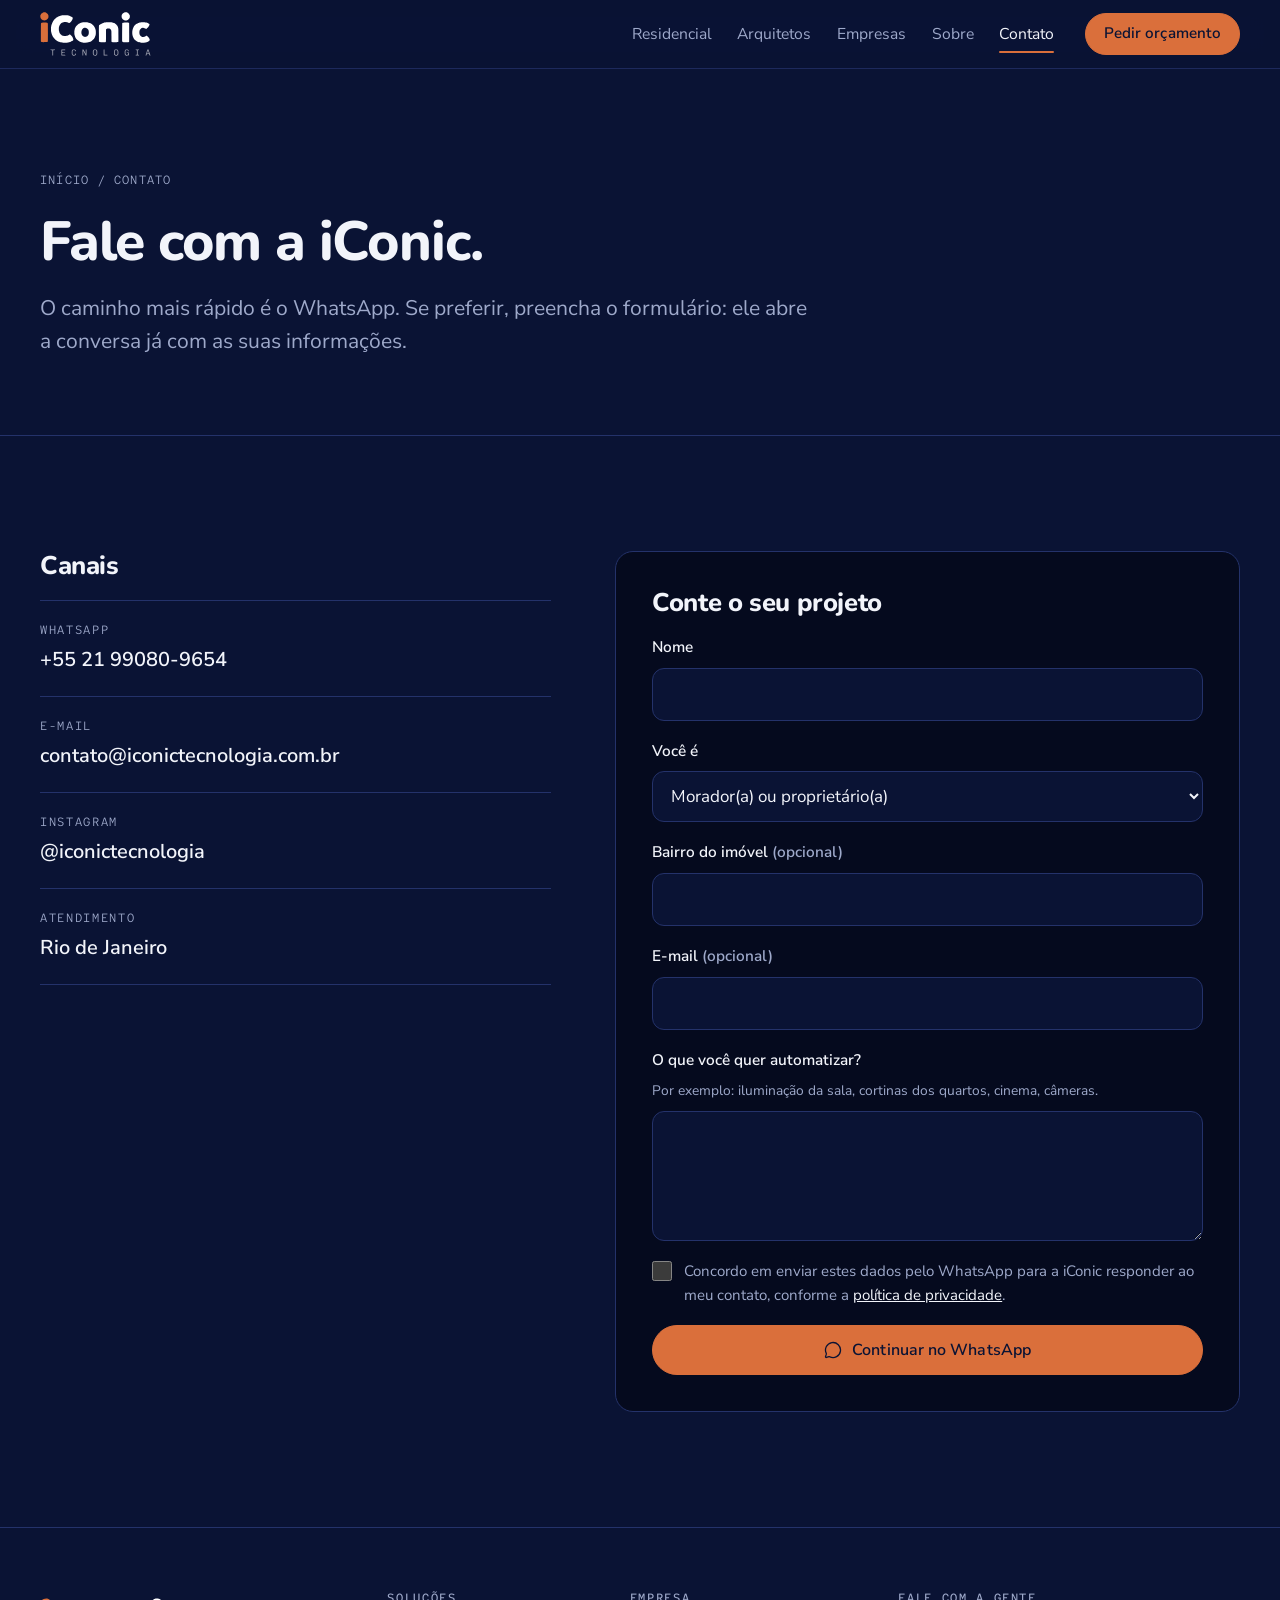
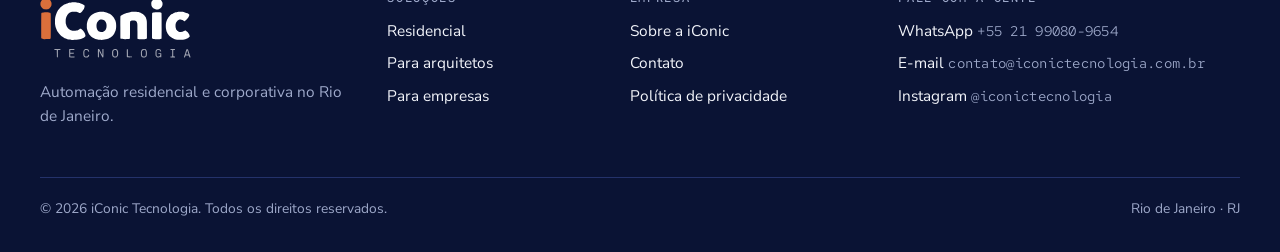
<file: contato.html>
<!doctype html>
<html lang="pt-BR">
<head>
  <meta http-equiv="Content-Security-Policy" content="default-src 'self'; script-src 'self' ; style-src 'self' 'unsafe-inline'; img-src 'self' data: blob: https:; media-src 'self' blob:; font-src 'self' data:; connect-src 'self'; frame-src https://www.youtube.com https://www.google.com; object-src 'none'; base-uri 'self'; form-action 'self' https://wa.me; frame-ancestors 'none'">
<meta charset="utf-8">
<meta name="viewport" content="width=device-width, initial-scale=1, viewport-fit=cover">
<title>Contato | iConic Tecnologia</title>
<meta name="claude:viewport-fit-sides" content="cover">
<meta name="description" content="Fale com a iConic Tecnologia pelo WhatsApp +55 21 99080-9654, pelo e-mail contato@iconictecnologia.com.br ou pelo formulário do site.">
<link rel="canonical" href="https://www.iconictecnologia.com.br/contato.html">
<meta name="robots" content="index, follow, max-image-preview:large">
<meta name="theme-color" content="#0a1334">
<meta name="referrer" content="strict-origin-when-cross-origin">
<meta name="format-detection" content="telephone=no">
<meta property="og:type" content="website">
<meta property="og:locale" content="pt_BR">
<meta property="og:site_name" content="iConic Tecnologia">
<meta property="og:title" content="Contato | iConic Tecnologia">
<meta property="og:description" content="Fale com a iConic Tecnologia pelo WhatsApp +55 21 99080-9654, pelo e-mail contato@iconictecnologia.com.br ou pelo formulário do site.">
<meta property="og:url" content="https://www.iconictecnologia.com.br/contato.html">
<meta property="og:image" content="https://www.iconictecnologia.com.br/assets/img/og-iconic.jpg">
<meta property="og:image:width" content="1200">
<meta property="og:image:height" content="630">
<meta property="og:image:alt" content="Logo da iConic Tecnologia e a frase: A casa inteira em um toque.">
<meta name="twitter:card" content="summary_large_image">
<link rel="icon" href="favicon.ico" sizes="any">
<link rel="icon" href="assets/favicon.svg" type="image/svg+xml">
<link rel="apple-touch-icon" href="assets/apple-touch-icon.png">
<link rel="manifest" href="site.webmanifest">
<link rel="preload" href="assets/fonts/nunito-sans-latin-400-normal.woff2" as="font" type="font/woff2" crossorigin>
<link rel="preload" href="assets/fonts/nunito-latin-800-normal.woff2" as="font" type="font/woff2" crossorigin>
<link rel="stylesheet" href="assets/css/site.css?v=b51ee9cc">
</head>
<body>
<svg width="0" height="0" style="position:absolute" aria-hidden="true" focusable="false"><defs><symbol id="i-air-vent" viewBox="0 0 24 24" fill="none" stroke="currentColor" stroke-width="1.75" stroke-linecap="round" stroke-linejoin="round"><path d="M18 17.5a2.5 2.5 0 1 1-4 2.03V12" /> <path d="M6 12H4a2 2 0 0 1-2-2V5a2 2 0 0 1 2-2h16a2 2 0 0 1 2 2v5a2 2 0 0 1-2 2h-2" /> <path d="M6 8h12" /> <path d="M6.6 15.572A2 2 0 1 0 10 17v-5" /></symbol><symbol id="i-arrow-right" viewBox="0 0 24 24" fill="none" stroke="currentColor" stroke-width="1.75" stroke-linecap="round" stroke-linejoin="round"><path d="M5 12h14" /> <path d="m12 5 7 7-7 7" /></symbol><symbol id="i-arrow-up-right" viewBox="0 0 24 24" fill="none" stroke="currentColor" stroke-width="1.75" stroke-linecap="round" stroke-linejoin="round"><path d="M7 7h10v10" /> <path d="M7 17 17 7" /></symbol><symbol id="i-bed-double" viewBox="0 0 24 24" fill="none" stroke="currentColor" stroke-width="1.75" stroke-linecap="round" stroke-linejoin="round"><path d="M2 20v-8a2 2 0 0 1 2-2h16a2 2 0 0 1 2 2v8" /> <path d="M4 10V6a2 2 0 0 1 2-2h12a2 2 0 0 1 2 2v4" /> <path d="M12 4v6" /> <path d="M2 18h20" /></symbol><symbol id="i-blinds" viewBox="0 0 24 24" fill="none" stroke="currentColor" stroke-width="1.75" stroke-linecap="round" stroke-linejoin="round"><path d="M3 3h18" /> <path d="M20 7H8" /> <path d="M20 11H8" /> <path d="M10 19h10" /> <path d="M8 15h12" /> <path d="M4 3v14" /> <circle cx="4" cy="19" r="2" /></symbol><symbol id="i-building-2" viewBox="0 0 24 24" fill="none" stroke="currentColor" stroke-width="1.75" stroke-linecap="round" stroke-linejoin="round"><path d="M10 12h4" /> <path d="M10 8h4" /> <path d="M14 21v-3a2 2 0 0 0-4 0v3" /> <path d="M6 10H4a2 2 0 0 0-2 2v7a2 2 0 0 0 2 2h16a2 2 0 0 0 2-2V9a2 2 0 0 0-2-2h-2" /> <path d="M6 21V5a2 2 0 0 1 2-2h8a2 2 0 0 1 2 2v16" /></symbol><symbol id="i-cable" viewBox="0 0 24 24" fill="none" stroke="currentColor" stroke-width="1.75" stroke-linecap="round" stroke-linejoin="round"><path d="M17 19a1 1 0 0 1-1-1v-2a2 2 0 0 1 2-2h2a2 2 0 0 1 2 2v2a1 1 0 0 1-1 1z" /> <path d="M17 21v-2" /> <path d="M19 14V6.5a1 1 0 0 0-7 0v11a1 1 0 0 1-7 0V10" /> <path d="M21 21v-2" /> <path d="M3 5V3" /> <path d="M4 10a2 2 0 0 1-2-2V6a1 1 0 0 1 1-1h4a1 1 0 0 1 1 1v2a2 2 0 0 1-2 2z" /> <path d="M7 5V3" /></symbol><symbol id="i-cctv" viewBox="0 0 24 24" fill="none" stroke="currentColor" stroke-width="1.75" stroke-linecap="round" stroke-linejoin="round"><path d="M16.75 12h3.632a1 1 0 0 1 .894 1.447l-2.034 4.069a1 1 0 0 1-1.708.134l-2.124-2.97" /> <path d="M17.106 9.053a1 1 0 0 1 .447 1.341l-3.106 6.211a1 1 0 0 1-1.342.447L3.61 12.3a2.92 2.92 0 0 1-1.3-3.91L3.69 5.6a2.92 2.92 0 0 1 3.92-1.3z" /> <path d="M2 19h3.76a2 2 0 0 0 1.8-1.1L9 15" /> <path d="M2 21v-4" /> <path d="M7 9h.01" /></symbol><symbol id="i-check" viewBox="0 0 24 24" fill="none" stroke="currentColor" stroke-width="1.75" stroke-linecap="round" stroke-linejoin="round"><path d="M20 6 9 17l-5-5" /></symbol><symbol id="i-clapperboard" viewBox="0 0 24 24" fill="none" stroke="currentColor" stroke-width="1.75" stroke-linecap="round" stroke-linejoin="round"><path d="m12.296 3.464 3.02 3.956" /> <path d="M20.2 6 3 11l-.9-2.4c-.3-1.1.3-2.2 1.3-2.5l13.5-4c1.1-.3 2.2.3 2.5 1.3z" /> <path d="M3 11h18v8a2 2 0 0 1-2 2H5a2 2 0 0 1-2-2z" /> <path d="m6.18 5.276 3.1 3.899" /></symbol><symbol id="i-clock" viewBox="0 0 24 24" fill="none" stroke="currentColor" stroke-width="1.75" stroke-linecap="round" stroke-linejoin="round"><circle cx="12" cy="12" r="10" /> <path d="M12 6v6l4 2" /></symbol><symbol id="i-door-open" viewBox="0 0 24 24" fill="none" stroke="currentColor" stroke-width="1.75" stroke-linecap="round" stroke-linejoin="round"><path d="M10 21H2" /> <path d="M10 3H7a2 2 0 00-2 2v16" /> <path d="M14 12h.01" /> <path d="M19 21V5a2 2 0 00-1.675-1.974l-6.163-1.013A1 1 0 0010 3v18a1 1 0 001.124.992z" /> <path d="M22 21h-3" /></symbol><symbol id="i-drafting-compass" viewBox="0 0 24 24" fill="none" stroke="currentColor" stroke-width="1.75" stroke-linecap="round" stroke-linejoin="round"><path d="m12.99 6.74 1.93 3.44" /> <path d="M19.136 12a10 10 0 0 1-14.271 0" /> <path d="m21 21-2.16-3.84" /> <path d="m3 21 8.02-14.26" /> <circle cx="12" cy="5" r="2" /></symbol><symbol id="i-house" viewBox="0 0 24 24" fill="none" stroke="currentColor" stroke-width="1.75" stroke-linecap="round" stroke-linejoin="round"><path d="M15 21v-8a1 1 0 0 0-1-1h-4a1 1 0 0 0-1 1v8" /> <path d="M3 10a2 2 0 0 1 .709-1.528l7-6a2 2 0 0 1 2.582 0l7 6A2 2 0 0 1 21 10v9a2 2 0 0 1-2 2H5a2 2 0 0 1-2-2z" /></symbol><symbol id="i-layers" viewBox="0 0 24 24" fill="none" stroke="currentColor" stroke-width="1.75" stroke-linecap="round" stroke-linejoin="round"><path d="M12.83 2.18a2 2 0 0 0-1.66 0L2.6 6.08a1 1 0 0 0 0 1.83l8.58 3.91a2 2 0 0 0 1.66 0l8.58-3.9a1 1 0 0 0 0-1.83z" /> <path d="M2 12a1 1 0 0 0 .58.91l8.6 3.91a2 2 0 0 0 1.65 0l8.58-3.9A1 1 0 0 0 22 12" /> <path d="M2 17a1 1 0 0 0 .58.91l8.6 3.91a2 2 0 0 0 1.65 0l8.58-3.9A1 1 0 0 0 22 17" /></symbol><symbol id="i-lightbulb" viewBox="0 0 24 24" fill="none" stroke="currentColor" stroke-width="1.75" stroke-linecap="round" stroke-linejoin="round"><path d="M15 14c.2-1 .7-1.7 1.5-2.5 1-.9 1.5-2.2 1.5-3.5A6 6 0 0 0 6 8c0 1 .2 2.2 1.5 3.5.7.7 1.3 1.5 1.5 2.5" /> <path d="M9 18h6" /> <path d="M10 22h4" /></symbol><symbol id="i-log-out" viewBox="0 0 24 24" fill="none" stroke="currentColor" stroke-width="1.75" stroke-linecap="round" stroke-linejoin="round"><path d="m16 17 5-5-5-5" /> <path d="M21 12H9" /> <path d="M9 21H5a2 2 0 0 1-2-2V5a2 2 0 0 1 2-2h4" /></symbol><symbol id="i-mail" viewBox="0 0 24 24" fill="none" stroke="currentColor" stroke-width="1.75" stroke-linecap="round" stroke-linejoin="round"><path d="m22 7-8.991 5.727a2 2 0 0 1-2.009 0L2 7" /> <rect x="2" y="4" width="20" height="16" rx="2" /></symbol><symbol id="i-menu" viewBox="0 0 24 24" fill="none" stroke="currentColor" stroke-width="1.75" stroke-linecap="round" stroke-linejoin="round"><path d="M4 5h16" /> <path d="M4 12h16" /> <path d="M4 19h16" /></symbol><symbol id="i-message-circle" viewBox="0 0 24 24" fill="none" stroke="currentColor" stroke-width="1.75" stroke-linecap="round" stroke-linejoin="round"><path d="M2.992 16.342a2 2 0 0 1 .094 1.167l-1.065 3.29a1 1 0 0 0 1.236 1.168l3.413-.998a2 2 0 0 1 1.099.092 10 10 0 1 0-4.777-4.719" /></symbol><symbol id="i-plus" viewBox="0 0 24 24" fill="none" stroke="currentColor" stroke-width="1.75" stroke-linecap="round" stroke-linejoin="round"><path d="M5 12h14" /> <path d="M12 5v14" /></symbol><symbol id="i-presentation" viewBox="0 0 24 24" fill="none" stroke="currentColor" stroke-width="1.75" stroke-linecap="round" stroke-linejoin="round"><path d="M2 3h20" /> <path d="M21 3v11a2 2 0 0 1-2 2H5a2 2 0 0 1-2-2V3" /> <path d="m7 21 5-5 5 5" /></symbol><symbol id="i-scan-face" viewBox="0 0 24 24" fill="none" stroke="currentColor" stroke-width="1.75" stroke-linecap="round" stroke-linejoin="round"><path d="M3 7V5a2 2 0 0 1 2-2h2" /> <path d="M17 3h2a2 2 0 0 1 2 2v2" /> <path d="M21 17v2a2 2 0 0 1-2 2h-2" /> <path d="M7 21H5a2 2 0 0 1-2-2v-2" /> <path d="M8 14s1.5 2 4 2 4-2 4-2" /> <path d="M9 9h.01" /> <path d="M15 9h.01" /></symbol><symbol id="i-shield-check" viewBox="0 0 24 24" fill="none" stroke="currentColor" stroke-width="1.75" stroke-linecap="round" stroke-linejoin="round"><path d="M20 13c0 5-3.5 7.5-7.66 8.95a1 1 0 0 1-.67-.01C7.5 20.5 4 18 4 13V6a1 1 0 0 1 1-1c2 0 4.5-1.2 6.24-2.72a1.17 1.17 0 0 1 1.52 0C14.51 3.81 17 5 19 5a1 1 0 0 1 1 1z" /> <path d="m9 12 2 2 4-4" /></symbol><symbol id="i-smartphone" viewBox="0 0 24 24" fill="none" stroke="currentColor" stroke-width="1.75" stroke-linecap="round" stroke-linejoin="round"><rect width="14" height="20" x="5" y="2" rx="2" ry="2" /> <path d="M12 18h.01" /></symbol><symbol id="i-sofa" viewBox="0 0 24 24" fill="none" stroke="currentColor" stroke-width="1.75" stroke-linecap="round" stroke-linejoin="round"><path d="M20 9V6a2 2 0 0 0-2-2H6a2 2 0 0 0-2 2v3" /> <path d="M2 16a2 2 0 0 0 2 2h16a2 2 0 0 0 2-2v-5a2 2 0 0 0-4 0v1.5a.5.5 0 0 1-.5.5h-11a.5.5 0 0 1-.5-.5V11a2 2 0 0 0-4 0z" /> <path d="M4 18v2" /> <path d="M20 18v2" /> <path d="M12 4v9" /></symbol><symbol id="i-speaker" viewBox="0 0 24 24" fill="none" stroke="currentColor" stroke-width="1.75" stroke-linecap="round" stroke-linejoin="round"><rect width="16" height="20" x="4" y="2" rx="2" /> <path d="M12 6h.01" /> <circle cx="12" cy="14" r="4" /> <path d="M12 14h.01" /></symbol><symbol id="i-sprout" viewBox="0 0 24 24" fill="none" stroke="currentColor" stroke-width="1.75" stroke-linecap="round" stroke-linejoin="round"><path d="M14 9.536V7a4 4 0 0 1 4-4h1.5a.5.5 0 0 1 .5.5V5a4 4 0 0 1-4 4 4 4 0 0 0-4 4c0 2 1 3 1 5a5 5 0 0 1-1 3" /> <path d="M4 9a5 5 0 0 1 8 4 5 5 0 0 1-8-4" /> <path d="M5 21h14" /></symbol><symbol id="i-trees" viewBox="0 0 24 24" fill="none" stroke="currentColor" stroke-width="1.75" stroke-linecap="round" stroke-linejoin="round"><path d="M10 10v.2A3 3 0 0 1 8.9 16H5a3 3 0 0 1-1-5.8V10a3 3 0 0 1 6 0Z" /> <path d="M7 16v6" /> <path d="M13 19v3" /> <path d="M12 19h8.3a1 1 0 0 0 .7-1.7L18 14h.3a1 1 0 0 0 .7-1.7L16 9h.2a1 1 0 0 0 .8-1.7L13 3l-1.4 1.5" /></symbol><symbol id="i-tv" viewBox="0 0 24 24" fill="none" stroke="currentColor" stroke-width="1.75" stroke-linecap="round" stroke-linejoin="round"><path d="m17 2-5 5-5-5" /> <rect width="20" height="15" x="2" y="7" rx="2" /></symbol><symbol id="i-utensils" viewBox="0 0 24 24" fill="none" stroke="currentColor" stroke-width="1.75" stroke-linecap="round" stroke-linejoin="round"><path d="M3 2v7c0 1.1.9 2 2 2h4a2 2 0 0 0 2-2V2" /> <path d="M7 2v20" /> <path d="M21 15V2a5 5 0 0 0-5 5v6c0 1.1.9 2 2 2h3Zm0 0v7" /></symbol><symbol id="i-video" viewBox="0 0 24 24" fill="none" stroke="currentColor" stroke-width="1.75" stroke-linecap="round" stroke-linejoin="round"><path d="m16 13 5.223 3.482a.5.5 0 0 0 .777-.416V7.87a.5.5 0 0 0-.752-.432L16 10.5" /> <rect x="2" y="6" width="14" height="12" rx="2" /></symbol><symbol id="i-volume-2" viewBox="0 0 24 24" fill="none" stroke="currentColor" stroke-width="1.75" stroke-linecap="round" stroke-linejoin="round"><path d="M11 4.702a.705.705 0 0 0-1.203-.498L6.413 7.587A1.4 1.4 0 0 1 5.416 8H3a1 1 0 0 0-1 1v6a1 1 0 0 0 1 1h2.416a1.4 1.4 0 0 1 .997.413l3.383 3.384A.705.705 0 0 0 11 19.298z" /> <path d="M16 9a5 5 0 0 1 0 6" /> <path d="M19.364 18.364a9 9 0 0 0 0-12.728" /></symbol><symbol id="i-volume-x" viewBox="0 0 24 24" fill="none" stroke="currentColor" stroke-width="1.75" stroke-linecap="round" stroke-linejoin="round"><path d="M11 4.702a.7.7 0 0 0-1.203-.498L6.413 7.587A1.4 1.4 0 0 1 5.416 8H3a1 1 0 0 0-1 1v6a1 1 0 0 0 1 1h2.416a1.4 1.4 0 0 1 .997.413l3.383 3.384A.7.7 0 0 0 11 19.298z" /> <path d="m16.5 14.5 5-5" /> <path d="m16.5 9.5 5 5" /></symbol><symbol id="i-waves" viewBox="0 0 24 24" fill="none" stroke="currentColor" stroke-width="1.75" stroke-linecap="round" stroke-linejoin="round"><path d="M2 12q2.5 2 5 0t5 0 5 0 5 0" /> <path d="M2 19q2.5 2 5 0t5 0 5 0 5 0" /> <path d="M2 5q2.5 2 5 0t5 0 5 0 5 0" /></symbol><symbol id="i-wifi" viewBox="0 0 24 24" fill="none" stroke="currentColor" stroke-width="1.75" stroke-linecap="round" stroke-linejoin="round"><path d="M12 20h.01" /> <path d="M2 8.82a15 15 0 0 1 20 0" /> <path d="M5 12.859a10 10 0 0 1 14 0" /> <path d="M8.5 16.429a5 5 0 0 1 7 0" /></symbol><symbol id="i-wrench" viewBox="0 0 24 24" fill="none" stroke="currentColor" stroke-width="1.75" stroke-linecap="round" stroke-linejoin="round"><path d="M14.7 6.3a1 1 0 0 0 0 1.4l1.6 1.6a1 1 0 0 0 1.4 0l3.106-3.105c.32-.322.863-.22.983.218a6 6 0 0 1-8.259 7.057l-7.91 7.91a1 1 0 0 1-2.999-3l7.91-7.91a6 6 0 0 1 7.057-8.259c.438.12.54.662.219.984z" /></symbol><symbol id="i-x" viewBox="0 0 24 24" fill="none" stroke="currentColor" stroke-width="1.75" stroke-linecap="round" stroke-linejoin="round"><path d="M18 6 6 18" /> <path d="m6 6 12 12" /></symbol></defs></svg>
<a class="skip-link" href="#conteudo">Pular para o conteúdo</a>
<header class="site-header">
  <div class="wrap">
    <a class="brand" href="index.html" aria-label="iConic Tecnologia, página inicial"><svg aria-hidden="true" focusable="false" xmlns="http://www.w3.org/2000/svg" viewBox="141.7 370.7 717.3 285.0"><path fill="#da6f3b" fill-rule="evenodd" d="M159.67 566.12C159.21 566.05 157.71 565.84 156.33 565.65C151.02 564.90 148.76 563.65 148.01 561.04C147.55 559.44 147.49 445.82 147.95 444.38C148.89 441.43 149.90 440.86 155.76 439.96C162.83 438.89 164.88 438.70 169.93 438.68C176.60 438.66 182.60 439.33 187.83 440.67C191.10 441.51 191.19 441.56 191.79 442.94C193.04 445.82 193.08 447.40 193.05 504.37C193.03 559.75 193.02 559.91 192.33 561.75C191.95 562.77 191.41 563.79 191.14 564.03C190.86 564.26 189.63 564.65 188.40 564.91C187.17 565.16 185.57 565.53 184.83 565.72C183.59 566.05 161.60 566.40 159.67 566.12ZM164.17 424.60C163.25 424.43 161.97 424.13 161.33 423.94C159.99 423.53 156.26 421.74 156.01 421.38C155.91 421.25 155.38 420.80 154.83 420.38C154.28 419.96 152.60 418.49 151.09 417.10C149.07 415.24 148.29 414.29 148.15 413.51C148.04 412.92 147.33 411.63 146.58 410.64C145.74 409.53 144.98 408.03 144.63 406.76C143.82 403.87 143.51 397.84 143.97 394.04C144.37 390.81 144.75 389.75 146.10 388.12C146.54 387.60 147.00 386.73 147.13 386.21C147.35 385.30 149.43 382.43 151.08 380.73C152.84 378.93 156.69 376.32 159.17 375.24C162.51 373.78 167.36 372.89 172.17 372.86L175.83 372.83L179.00 374.37C180.74 375.21 182.86 376.16 183.71 376.48C185.42 377.12 190.22 381.19 191.50 383.08C192.95 385.21 195.95 392.14 196.30 394.17C196.77 396.91 196.79 398.56 196.36 402.83C195.94 406.95 195.60 408.00 193.68 411.14C192.94 412.35 192.33 413.43 192.33 413.54C192.33 414.14 190.79 415.75 189.83 416.15C189.21 416.40 188.48 417.06 188.20 417.61C186.99 419.93 181.69 423.14 177.08 424.31C174.98 424.85 173.45 424.99 170.11 424.95C167.76 424.93 165.08 424.77 164.17 424.60Z"/><path fill="currentColor" fill-rule="evenodd" d="M292.67 569.68C286.59 569.03 283.61 568.65 282.27 568.35C281.48 568.17 279.18 567.71 277.17 567.32C272.90 566.49 270.26 565.81 268.78 565.14C268.21 564.88 267.57 564.67 267.38 564.67C267.18 564.67 266.46 564.42 265.76 564.12C265.07 563.82 264.20 563.45 263.83 563.31C259.87 561.71 257.29 560.51 256.96 560.12C256.75 559.86 255.28 558.95 253.70 558.11C250.19 556.22 246.72 553.99 244.50 552.20C239.72 548.35 231.98 540.27 229.14 536.17C228.50 535.25 227.41 533.68 226.70 532.67C224.04 528.87 223.08 526.95 219.33 517.98C216.51 511.25 214.55 504.21 213.62 497.50C212.94 492.55 212.84 490.60 212.86 482.00C212.89 473.23 212.99 471.52 213.76 466.17C214.24 462.87 214.86 459.42 215.12 458.50C215.39 457.58 215.84 456.01 216.13 455.00C217.14 451.44 218.09 448.77 220.40 443.00C222.52 437.72 223.11 436.42 224.17 434.71C224.35 434.41 225.17 432.97 225.98 431.50C226.80 430.03 228.12 428.01 228.93 427.00C229.73 425.99 231.31 423.99 232.44 422.56C233.57 421.12 235.24 419.09 236.15 418.06C238.86 414.96 248.97 406.60 251.94 404.99C252.80 404.53 254.10 403.77 254.83 403.31C257.34 401.74 263.04 399.22 269.50 396.82C271.33 396.13 273.28 395.38 273.83 395.14C275.63 394.35 283.48 392.72 290.00 391.79C296.14 390.91 309.03 390.98 315.86 391.93C321.88 392.78 329.05 394.21 330.67 394.90C331.31 395.17 333.18 395.85 334.83 396.39C336.48 396.94 339.53 398.20 341.60 399.19C343.66 400.19 345.46 401.00 345.60 401.00C346.02 401.01 349.79 403.00 351.11 403.91C354.05 405.94 354.54 409.58 352.71 415.80C351.19 420.97 349.45 424.28 345.85 428.89C345.11 429.84 344.00 431.29 343.39 432.13C341.35 434.90 337.20 438.90 334.68 440.52C332.72 441.78 331.82 442.15 330.44 442.27C328.85 442.40 328.47 442.28 326.10 440.90C323.42 439.33 321.65 438.61 317.33 437.33C315.96 436.92 314.50 436.46 314.10 436.31C313.69 436.15 311.41 435.85 309.02 435.64C304.56 435.25 296.07 435.63 293.83 436.33C287.21 438.39 285.10 439.15 283.63 440.02C281.67 441.18 279.83 442.50 278.81 443.49C278.42 443.86 276.95 445.28 275.54 446.65C271.24 450.79 267.73 457.26 265.76 464.67C264.06 471.03 263.95 471.78 263.77 478.70C263.57 486.16 263.96 491.20 264.99 494.33C265.33 495.34 266.08 497.74 266.67 499.67C268.06 504.19 268.58 505.31 271.42 509.97C273.64 513.60 275.39 515.66 277.33 516.93C277.79 517.23 278.93 518.12 279.87 518.91C282.04 520.72 288.71 524.11 291.42 524.77C292.56 525.04 294.25 525.45 295.17 525.67C297.51 526.23 306.59 526.46 310.17 526.05C311.82 525.86 314.23 525.47 315.53 525.18C318.41 524.55 325.23 521.56 327.82 519.79C331.36 517.39 331.70 517.24 334.01 517.22C335.98 517.20 336.35 517.31 338.06 518.45C340.15 519.83 346.68 526.31 349.36 529.66C351.53 532.37 352.34 533.68 353.29 536.00C353.70 537.01 354.17 538.13 354.33 538.50C356.62 543.69 357.67 547.39 357.67 550.30C357.67 552.54 357.60 552.73 356.49 553.96C355.85 554.68 354.23 555.97 352.91 556.84C351.58 557.71 349.88 558.84 349.12 559.35C347.62 560.35 346.20 561.02 341.33 563.05C334.02 566.09 327.79 567.56 314.67 569.35C311.22 569.82 296.13 570.04 292.67 569.68ZM426.00 569.29C422.92 569.01 421.89 568.86 416.00 567.81C412.95 567.27 408.03 566.01 404.88 564.95C396.29 562.08 385.04 554.32 379.08 547.17C376.39 543.94 373.00 539.27 373.00 538.80C373.00 538.59 372.78 538.23 372.50 538.00C372.22 537.77 372.00 537.40 372.00 537.18C372.00 536.95 371.19 535.28 370.21 533.47C368.15 529.69 366.77 525.50 365.26 518.44C364.21 513.54 364.20 513.41 364.18 503.83C364.17 493.85 364.27 492.73 365.89 485.67C367.92 476.81 372.87 466.74 378.40 460.25C380.69 457.57 387.27 451.15 389.35 449.57C392.84 446.93 402.97 441.77 407.33 440.41C418.21 437.03 421.84 436.50 434.17 436.50C443.84 436.50 445.14 436.61 452.17 437.99C458.29 439.20 468.03 442.92 472.66 445.83C473.30 446.23 474.96 447.23 476.33 448.03C479.19 449.71 488.06 458.02 490.86 461.64C492.27 463.47 498.67 474.84 498.67 475.52C498.67 475.64 498.88 476.21 499.13 476.78C499.89 478.49 501.59 483.70 501.97 485.50C503.53 492.91 504.08 504.82 503.20 512.56C502.62 517.75 502.01 520.78 500.75 524.83C499.70 528.19 499.49 528.68 496.28 535.18C493.87 540.04 493.03 541.40 489.63 545.95C486.98 549.48 479.35 556.45 476.52 557.91C475.99 558.18 474.84 558.91 473.97 559.52C471.09 561.54 465.62 564.11 460.67 565.77C451.35 568.88 437.29 570.30 426.00 569.29ZM798.17 569.16C791.45 568.46 781.99 566.50 778.67 565.11C778.02 564.84 777.20 564.50 776.83 564.35C771.14 562.00 765.26 558.37 759.67 553.77C755.39 550.25 753.61 548.20 749.22 541.71C747.88 539.73 744.10 531.99 743.17 529.33C742.76 528.14 742.18 526.15 741.88 524.92C741.59 523.68 741.12 521.73 740.84 520.58C739.36 514.55 738.85 500.59 739.84 493.50C740.97 485.52 743.17 477.89 745.82 472.84C750.66 463.63 752.25 461.37 757.80 455.71C762.88 450.55 764.56 449.16 768.17 447.18C769.45 446.48 771.18 445.53 772.00 445.07C772.82 444.60 774.48 443.73 775.67 443.11C776.86 442.50 778.06 441.86 778.33 441.68C779.11 441.17 787.56 438.64 790.17 438.13C797.46 436.71 801.21 436.34 808.44 436.33C817.60 436.33 821.03 436.76 830.00 439.01C834.73 440.20 837.64 441.29 841.83 443.41C846.77 445.92 849.12 447.39 850.38 448.77C851.24 449.72 851.33 449.99 851.13 451.29C850.82 453.35 849.23 457.50 847.33 461.17C844.68 466.29 842.56 468.99 836.83 474.50C833.78 477.43 830.96 480.02 830.56 480.24C828.87 481.18 827.02 480.63 824.00 478.30C821.11 476.07 816.71 474.26 812.77 473.69C804.39 472.45 797.83 474.99 791.93 481.76C789.48 484.57 788.39 486.63 787.03 491.00C785.65 495.42 785.21 499.27 785.44 504.83C785.64 509.75 786.30 513.57 787.36 515.90C787.71 516.67 788.00 517.40 788.00 517.52C788.00 518.03 790.14 521.91 791.10 523.16C792.73 525.27 795.26 527.54 797.40 528.82C798.49 529.47 799.48 530.00 799.61 530.00C799.73 530.00 800.25 530.22 800.75 530.48C802.29 531.29 805.68 532.03 808.67 532.22C814.64 532.61 821.19 530.84 825.48 527.69C828.94 525.15 830.21 524.57 832.01 524.74C834.21 524.95 835.45 525.87 840.95 531.32C845.24 535.57 846.12 536.69 848.45 540.82C848.97 541.74 849.89 543.32 850.49 544.33C851.63 546.25 853.00 550.79 853.00 552.62C853.00 554.21 852.30 555.03 848.22 558.22C842.22 562.91 833.27 566.90 826.67 567.83C825.84 567.95 824.04 568.25 822.67 568.50C816.30 569.67 805.84 569.95 798.17 569.16ZM620.00 566.80C615.20 566.52 608.15 565.59 607.19 565.10C606.63 564.82 605.83 564.28 605.42 563.90L604.67 563.22L604.66 530.19C604.64 495.60 604.68 496.61 603.20 489.90C602.09 484.90 599.00 481.12 594.50 479.28C590.87 477.78 589.53 477.59 583.74 477.74C578.70 477.88 577.91 477.98 575.50 478.82C572.59 479.84 570.91 480.84 570.05 482.05C569.55 482.77 569.49 486.22 569.33 522.67C569.21 553.02 569.07 562.67 568.76 563.21C568.54 563.59 567.56 564.28 566.60 564.73C563.66 566.10 559.20 566.50 546.83 566.50C531.23 566.50 525.87 565.79 524.17 563.52C523.51 562.63 523.50 562.15 523.43 511.56C523.37 472.50 523.45 460.09 523.76 458.76C524.07 457.44 524.55 456.61 525.75 455.35C527.34 453.66 530.96 451.12 533.69 449.76C538.08 447.58 543.00 445.43 546.97 443.95C549.43 443.04 551.83 442.10 552.31 441.86C553.30 441.35 564.83 438.60 569.00 437.87C576.85 436.50 580.24 436.28 590.50 436.44C603.01 436.63 606.62 437.12 615.67 439.83C618.34 440.63 620.91 441.67 622.83 442.75C624.48 443.67 626.57 444.79 627.47 445.24C629.53 446.26 633.73 449.47 635.52 451.38C636.96 452.92 641.39 458.44 642.62 460.23C644.33 462.72 647.29 470.84 648.30 475.83C649.64 482.48 649.67 483.39 649.67 523.50L649.67 562.62L648.85 563.59C647.03 565.75 641.73 566.68 630.33 566.82C625.84 566.88 621.19 566.86 620.00 566.80ZM687.50 566.45C686.95 566.39 684.85 566.17 682.83 565.97C677.07 565.41 674.93 564.51 674.35 562.42C673.83 560.53 673.92 444.62 674.44 442.83C675.04 440.80 676.67 440.14 682.67 439.53C690.34 438.74 697.61 438.55 704.33 438.97C713.77 439.56 717.96 440.38 718.75 441.79C719.38 442.91 719.65 468.49 719.55 517.83C719.49 545.10 719.34 562.21 719.14 562.83C718.89 563.59 718.35 564.06 716.93 564.75C715.35 565.52 714.21 565.75 709.94 566.17C705.39 566.61 690.49 566.80 687.50 566.45ZM439.83 531.65C445.90 530.06 450.10 526.96 453.44 521.61C455.56 518.20 456.80 514.56 457.50 509.69C458.80 500.69 457.24 490.32 453.75 484.67C452.22 482.19 448.48 478.14 446.52 476.84C442.97 474.49 438.78 473.33 433.89 473.35C427.05 473.37 423.53 474.95 417.55 480.65C415.15 482.96 413.48 485.60 412.50 488.67C412.18 489.68 411.72 491.10 411.47 491.83C409.46 497.92 409.58 507.66 411.76 515.23C414.01 523.02 419.63 528.99 427.04 531.47C430.25 532.54 436.11 532.62 439.83 531.65ZM693.50 425.29C689.78 424.83 685.50 423.26 682.17 421.12C680.02 419.75 675.45 415.07 673.75 412.50C671.34 408.88 670.24 404.42 670.23 398.33C670.22 392.82 671.67 387.49 673.79 385.26C674.19 384.84 674.74 384.05 675.01 383.50C675.28 382.95 676.62 381.37 678.00 380.00C680.71 377.28 683.42 375.70 688.00 374.14C692.29 372.69 692.96 372.60 698.00 372.77C702.66 372.92 702.96 372.98 706.45 374.29C711.16 376.07 713.31 377.33 715.62 379.65C718.68 382.74 722.05 388.19 723.22 391.92C724.08 394.67 724.07 402.23 723.20 405.67C722.49 408.50 720.52 412.45 718.73 414.67C717.19 416.56 713.38 420.37 712.50 420.90C711.66 421.39 707.58 423.39 705.93 424.10C703.48 425.17 697.32 425.76 693.50 425.29Z"/><path fill="currentColor" fill-opacity=".62" fill-rule="evenodd" d="M357.64 653.33C353.58 652.64 350.31 649.67 348.30 644.83C347.27 642.35 346.96 628.69 347.83 624.11C348.78 619.13 351.10 615.84 354.96 614.05C356.55 613.32 357.41 613.17 360.61 613.06C364.67 612.92 366.45 613.23 369.00 614.54C370.87 615.51 371.22 615.80 372.74 617.68C374.04 619.29 374.48 620.21 375.19 622.80C375.83 625.14 375.46 625.67 373.19 625.67L371.40 625.67L370.35 623.42C369.17 620.90 367.45 618.93 365.60 617.97C363.61 616.95 359.37 617.09 357.00 618.26C352.99 620.24 352.14 623.30 352.42 634.83C352.60 642.36 352.91 644.04 354.52 646.37C355.70 648.07 358.22 649.00 361.61 649.00C366.10 648.99 369.19 646.89 370.23 643.14C370.93 640.58 371.45 640.00 373.02 640.00C375.17 640.00 375.33 640.17 375.33 642.45C375.33 645.01 374.38 647.08 372.19 649.34C368.62 653.02 363.73 654.36 357.64 653.33ZM494.34 653.26C491.31 652.71 486.92 649.33 485.80 646.69C485.53 646.06 485.01 644.34 484.63 642.87C484.02 640.46 483.96 639.40 484.07 632.34C484.18 624.82 484.22 624.40 485.08 622.06C486.07 619.36 487.16 617.72 489.17 615.94C491.86 613.55 494.22 612.88 499.41 613.05C502.92 613.16 503.37 613.25 505.36 614.26C507.94 615.57 509.98 617.79 511.33 620.76C512.71 623.81 513.00 626.02 513.00 633.37C513.00 640.66 512.56 643.92 511.22 646.56C510.34 648.30 507.95 650.72 505.75 652.11C503.50 653.53 498.58 654.03 494.34 653.26ZM631.25 653.33C629.06 652.77 626.04 651.03 624.59 649.50C621.79 646.52 621.00 642.92 621.00 633.17C621.00 625.23 621.34 622.97 623.04 619.52C624.34 616.89 625.96 615.26 628.35 614.19C631.61 612.72 637.23 612.43 640.67 613.55C645.45 615.10 648.56 619.76 649.32 626.50C650.04 632.85 649.55 642.11 648.31 645.67C647.45 648.15 644.64 651.02 641.73 652.39C639.89 653.25 639.16 653.40 636.06 653.51C634.10 653.59 631.94 653.50 631.25 653.33ZM700.41 653.31C696.27 652.58 692.72 649.50 691.33 645.45C690.62 643.37 690.54 642.46 690.40 635.18C690.18 623.54 690.88 619.93 693.99 616.55C694.98 615.48 696.09 614.75 697.83 614.02C700.06 613.09 700.62 613.00 703.94 613.00C709.05 613.00 711.50 613.77 713.77 616.10C716.11 618.51 717.76 622.48 717.17 624.32C716.97 624.96 716.74 625.02 714.90 624.93L712.85 624.83L712.31 623.03C711.63 620.77 710.18 619.21 707.60 617.99C705.16 616.84 703.04 616.87 700.33 618.09C698.01 619.14 696.57 620.69 695.85 622.91C695.36 624.42 695.30 625.85 695.43 633.74C695.53 640.39 695.69 643.18 696.03 644.11C697.12 647.10 701.22 649.30 704.85 648.85C707.85 648.47 711.13 646.39 712.32 644.11C713.22 642.38 713.66 637.58 712.96 637.14C712.71 636.98 710.74 636.84 708.58 636.82C706.31 636.81 704.51 636.65 704.31 636.44C704.12 636.25 704.00 635.43 704.06 634.63L704.17 633.17L705.83 632.95C706.75 632.82 709.56 632.71 712.08 632.70C718.51 632.65 718.00 631.78 718.00 642.83C718.00 651.22 717.97 651.70 717.33 652.33C716.54 653.13 714.92 653.20 714.19 652.48C713.90 652.19 713.67 651.52 713.67 651.00C713.67 649.54 713.15 649.50 711.15 650.83C710.15 651.50 708.68 652.32 707.90 652.67C706.16 653.44 702.77 653.73 700.41 653.31ZM280.95 652.73C280.36 652.31 280.33 651.46 280.33 633.34C280.33 616.48 280.39 614.32 280.86 613.85C281.33 613.39 282.78 613.34 293.09 613.41L304.79 613.50L305.07 614.58C305.23 615.18 305.23 616.15 305.07 616.75L304.79 617.83L295.15 618.00L285.50 618.17L285.41 624.00C285.33 629.19 285.38 629.88 285.89 630.25C286.31 630.56 288.58 630.67 294.50 630.67C300.30 630.67 302.64 630.78 302.93 631.07C303.46 631.59 303.45 633.72 302.92 634.44C302.54 634.95 301.60 635.02 294.33 635.09C289.84 635.13 285.98 635.29 285.75 635.44C285.44 635.64 285.33 637.29 285.33 641.82C285.33 647.08 285.41 647.96 285.86 648.13C286.15 648.24 290.51 648.33 295.55 648.33C301.23 648.33 304.96 648.46 305.36 648.68C305.84 648.94 306.00 649.38 306.00 650.46C306.00 653.04 306.35 652.97 293.19 653.07C284.05 653.15 281.44 653.07 280.95 652.73ZM827.00 653.03C825.15 652.79 824.97 652.17 826.00 649.41C828.07 643.82 833.00 628.71 833.00 627.93C833.00 627.75 833.20 627.13 833.45 626.55C833.70 625.97 834.16 624.68 834.48 623.67C834.79 622.66 835.25 621.31 835.50 620.67C835.74 620.02 836.27 618.42 836.67 617.10C837.65 613.90 838.05 613.58 841.14 613.57C842.59 613.56 843.83 613.72 844.10 613.95C844.69 614.44 845.11 615.63 848.48 626.50C849.34 629.25 850.46 632.55 850.98 633.83C851.90 636.10 852.59 638.21 855.14 646.50C855.82 648.70 856.51 650.84 856.67 651.25C857.34 652.87 856.05 653.65 853.56 653.13C852.27 652.85 852.09 652.68 851.10 650.67C850.51 649.48 849.70 647.48 849.30 646.24C848.90 644.97 848.31 643.83 847.98 643.65C847.32 643.30 837.87 643.27 835.05 643.62L833.27 643.83L832.52 646.20C832.10 647.51 831.56 649.26 831.32 650.10C830.51 652.84 829.71 653.38 827.00 653.03ZM222.10 652.58C221.95 652.35 221.79 644.67 221.74 635.50C221.69 626.33 221.58 618.65 221.50 618.42C221.39 618.11 219.97 618.00 215.91 618.00C212.12 618.00 210.35 617.88 210.07 617.60C209.85 617.38 209.67 616.49 209.67 615.61C209.67 614.38 209.81 613.95 210.31 613.68C211.29 613.16 238.07 613.21 238.60 613.73C239.12 614.25 239.12 617.08 238.60 617.60C238.32 617.88 236.55 618.00 232.79 618.00C228.82 618.00 227.30 618.11 227.12 618.42C226.97 618.65 226.85 626.38 226.85 635.59C226.83 650.12 226.77 652.40 226.33 652.67C225.59 653.14 222.42 653.08 222.10 652.58ZM417.07 652.60C416.76 652.30 416.67 647.56 416.67 633.31C416.67 616.11 416.72 614.37 417.22 613.96C417.96 613.35 422.09 613.38 422.84 614.01C423.41 614.48 423.82 615.20 425.84 619.33C426.52 620.71 427.71 622.81 428.50 624.00C429.80 625.97 433.08 632.46 436.11 639.08C437.24 641.56 437.97 642.32 438.03 641.08C438.04 640.76 438.04 634.74 438.03 627.69C438.00 612.63 437.89 613.17 440.90 613.44C441.93 613.53 442.88 613.80 443.04 614.05C443.51 614.80 443.41 652.12 442.93 652.60C442.71 652.82 441.73 653.00 440.75 653.00C439.31 653.00 438.82 652.85 438.16 652.19C437.71 651.74 435.70 648.03 433.69 643.94C431.68 639.85 429.35 635.45 428.52 634.17C427.68 632.88 426.74 631.16 426.42 630.35C425.31 627.53 422.72 622.83 422.28 622.83C421.91 622.83 421.83 625.53 421.83 637.59C421.83 650.35 421.77 652.40 421.33 652.67C420.62 653.13 417.54 653.07 417.07 652.60ZM554.67 652.67C554.23 652.40 554.15 649.82 554.06 633.49C553.98 619.31 554.06 614.50 554.35 614.14C554.80 613.61 558.19 613.48 558.97 613.97C559.36 614.22 559.45 617.02 559.51 630.93C559.55 640.09 559.68 647.76 559.81 647.96C559.97 648.22 562.76 648.33 568.95 648.33C575.44 648.33 577.98 648.44 578.27 648.73C578.49 648.95 578.67 649.82 578.67 650.67C578.67 651.51 578.49 652.38 578.27 652.60C577.77 653.10 555.45 653.17 554.67 652.67ZM761.66 652.14C761.21 650.97 761.25 649.22 761.73 648.73C761.99 648.47 763.37 648.33 765.71 648.33C767.68 648.33 769.38 648.19 769.49 648.02C769.77 647.56 769.81 618.84 769.53 618.38C769.38 618.13 768.04 618.00 765.64 618.00C762.02 618.00 761.98 617.99 761.66 617.14C761.18 615.88 761.26 614.45 761.86 613.86C762.31 613.40 763.73 613.33 772.29 613.33C779.55 613.33 782.31 613.44 782.60 613.73C782.82 613.95 783.00 614.85 783.00 615.72C783.00 617.80 782.59 618.00 778.39 618.00C775.67 618.00 775.03 618.10 774.87 618.53C774.76 618.82 774.67 625.47 774.67 633.32C774.67 644.67 774.76 647.66 775.10 647.95C775.34 648.15 777.18 648.35 779.19 648.40L782.83 648.50L783.11 649.83C783.28 650.66 783.25 651.52 783.04 652.08L782.68 653.00L772.33 653.00L761.98 653.00L761.66 652.14ZM502.31 648.55C506.35 647.34 507.65 643.60 507.65 633.17C507.65 624.52 507.16 622.14 504.88 619.73C503.24 618.00 501.36 617.33 498.21 617.34C495.64 617.35 495.41 617.42 493.67 618.59C491.72 619.92 490.47 621.76 489.90 624.14C489.72 624.89 489.56 629.02 489.55 633.33C489.53 639.92 489.62 641.48 490.12 643.13C491.03 646.14 492.64 647.88 495.25 648.67C496.69 649.10 500.69 649.03 502.31 648.55ZM639.09 648.52C641.11 647.80 642.55 646.64 643.28 645.13C645.08 641.42 644.96 624.80 643.11 621.17C641.90 618.79 637.22 616.67 634.25 617.14C630.81 617.69 627.42 620.61 626.49 623.83C626.03 625.41 625.96 626.99 626.09 633.94C626.18 639.08 626.38 642.64 626.64 643.44C627.38 645.75 629.96 648.07 632.50 648.69C634.16 649.09 637.75 649.00 639.09 648.52ZM846.89 638.55C847.07 638.37 846.02 634.53 845.33 632.83C845.18 632.47 844.82 631.19 844.52 630.00C844.22 628.81 843.43 626.14 842.77 624.07C841.39 619.76 840.94 619.47 840.00 622.33C839.67 623.34 839.00 625.37 838.51 626.83C838.01 628.30 837.41 630.25 837.17 631.17C836.92 632.08 836.34 633.95 835.86 635.31C835.39 636.67 835.00 637.98 835.00 638.21C835.00 638.53 835.87 638.67 838.25 638.74C842.79 638.87 846.66 638.79 846.89 638.55Z"/></svg></a>
    <nav class="nav" aria-label="Principal">
      <ul class="nav-list">
        <li><a href="residencial.html">Residencial</a></li>
        <li><a href="arquitetos.html">Arquitetos</a></li>
        <li><a href="empresas.html">Empresas</a></li>
        <li><a href="sobre.html">Sobre</a></li>
        <li><a href="contato.html" aria-current="page">Contato</a></li>
      </ul>
      <a class="btn btn--primary" href="https://wa.me/5521990809654?text=Ol%C3%A1%2C%20iConic%21%20Quero%20um%20or%C3%A7amento%20de%20automa%C3%A7%C3%A3o%20para%20a%20minha%20casa." target="_blank" rel="noopener">Pedir orçamento</a>
      <button class="menu-toggle" type="button" aria-expanded="false" aria-controls="mobile-nav">
        <svg aria-hidden="true"><use href="#i-menu"/></svg><span class="menu-label">Menu</span>
      </button>
    </nav>
  </div>
  <div id="mobile-nav" class="mobile-nav" hidden>
    <div class="wrap">
      <ul>
        <li><a href="residencial.html">Residencial<svg aria-hidden="true"><use href="#i-arrow-right"/></svg></a></li>
        <li><a href="arquitetos.html">Arquitetos<svg aria-hidden="true"><use href="#i-arrow-right"/></svg></a></li>
        <li><a href="empresas.html">Empresas<svg aria-hidden="true"><use href="#i-arrow-right"/></svg></a></li>
        <li><a href="sobre.html">Sobre<svg aria-hidden="true"><use href="#i-arrow-right"/></svg></a></li>
        <li><a href="contato.html" aria-current="page">Contato<svg aria-hidden="true"><use href="#i-arrow-right"/></svg></a></li>
      </ul>
      <a class="btn btn--primary" href="https://wa.me/5521990809654?text=Ol%C3%A1%2C%20iConic%21%20Quero%20um%20or%C3%A7amento%20de%20automa%C3%A7%C3%A3o%20para%20a%20minha%20casa." target="_blank" rel="noopener"><svg aria-hidden="true"><use href="#i-message-circle"/></svg>Pedir orçamento pelo WhatsApp</a>
    </div>
  </div>
</header>
<main id="conteudo" tabindex="-1">
<section class="page-hero" aria-labelledby="page-title">
  <div class="wrap">
    <p class="breadcrumb"><a href="index.html">Início</a> / Contato</p>
    <h1 id="page-title" class="h1">Fale com a iConic.</h1>
    <p class="lead">O caminho mais rápido é o WhatsApp. Se preferir, preencha o formulário: ele abre a conversa já com as suas informações.</p>
  </div>
</section>
<section class="section" aria-labelledby="canais-title">
  <div class="wrap contact">
    <div>
      <h2 id="canais-title" class="h3" style="margin-bottom:20px">Canais</h2>
      <ul class="contact-list">
        <li><span class="k">WhatsApp</span><a class="v" href="https://wa.me/5521990809654?text=Ol%C3%A1%2C%20iConic%21%20Quero%20um%20or%C3%A7amento%20de%20automa%C3%A7%C3%A3o%20para%20a%20minha%20casa." target="_blank" rel="noopener">+55 21 99080-9654</a></li>
        <li><span class="k">E-mail</span><a class="v" href="mailto:contato@iconictecnologia.com.br">contato@iconictecnologia.com.br</a></li>
        <li><span class="k">Instagram</span><a class="v" href="https://www.instagram.com/iconictecnologia/" target="_blank" rel="noopener">@iconictecnologia</a></li>
        <li><span class="k">Atendimento</span><span class="v">Rio de Janeiro</span></li>
      </ul>
    </div>
    <form id="contact-form" class="form" novalidate data-whatsapp="5521990809654" aria-labelledby="form-title">
      <h2 id="form-title" class="h3">Conte o seu projeto</h2>
      <div class="field">
        <label for="nome">Nome</label>
        <input id="nome" name="nome" type="text" autocomplete="name" required aria-describedby="nome-error">
        <p id="nome-error" class="field-error" hidden></p>
      </div>
      <div class="field-row">
        <div class="field">
          <label for="perfil">Você é</label>
          <select id="perfil" name="perfil">
            <option>Morador(a) ou proprietário(a)</option>
            <option>Arquiteto(a) ou designer</option>
            <option>Construtora ou incorporadora</option>
            <option>Empresa</option>
          </select>
        </div>
        <div class="field">
          <label for="local">Bairro do imóvel <span class="muted">(opcional)</span></label>
          <input id="local" name="local" type="text" autocomplete="street-address">
        </div>
      </div>
      <div class="field">
        <label for="email">E-mail <span class="muted">(opcional)</span></label>
        <input id="email" name="email" type="email" autocomplete="email" inputmode="email">
      </div>
      <div class="field">
        <label for="mensagem">O que você quer automatizar?</label>
        <p class="hint" id="mensagem-hint">Por exemplo: iluminação da sala, cortinas dos quartos, cinema, câmeras.</p>
        <textarea id="mensagem" name="mensagem" required aria-describedby="mensagem-hint mensagem-error"></textarea>
        <p id="mensagem-error" class="field-error" hidden></p>
      </div>
      <label class="check" for="aceite">
        <input id="aceite" name="aceite" type="checkbox" required aria-describedby="aceite-error">
        <span>Concordo em enviar estes dados pelo WhatsApp para a iConic responder ao meu contato, conforme a <a href="privacidade.html">política de privacidade</a>.</span>
      </label>
      <p id="aceite-error" class="field-error" hidden>Marque a caixa acima para continuar.</p>
      <button class="btn btn--primary" type="submit"><svg aria-hidden="true"><use href="#i-message-circle"/></svg>Continuar no WhatsApp</button>
      <div id="form-result" class="form-result" hidden tabindex="-1" role="status">
        <p>Sua mensagem está pronta. Se o WhatsApp não abriu sozinho, toque no botão abaixo.</p>
        <a id="form-result-link" class="btn btn--primary" href="https://wa.me/5521990809654?text=Ol%C3%A1%2C%20iConic%21%20Quero%20um%20or%C3%A7amento%20de%20automa%C3%A7%C3%A3o%20para%20a%20minha%20casa." target="_blank" rel="noopener">Abrir conversa no WhatsApp</a>
      </div>
    </form>
  </div>
</section>
</main>
<footer class="site-footer">
  <div class="wrap">
    <div class="footer-grid">
      <div class="footer-brand">
        <a class="brand" href="index.html" aria-label="iConic Tecnologia, página inicial"><svg aria-hidden="true" focusable="false" xmlns="http://www.w3.org/2000/svg" viewBox="141.7 370.7 717.3 285.0"><path fill="#da6f3b" fill-rule="evenodd" d="M159.67 566.12C159.21 566.05 157.71 565.84 156.33 565.65C151.02 564.90 148.76 563.65 148.01 561.04C147.55 559.44 147.49 445.82 147.95 444.38C148.89 441.43 149.90 440.86 155.76 439.96C162.83 438.89 164.88 438.70 169.93 438.68C176.60 438.66 182.60 439.33 187.83 440.67C191.10 441.51 191.19 441.56 191.79 442.94C193.04 445.82 193.08 447.40 193.05 504.37C193.03 559.75 193.02 559.91 192.33 561.75C191.95 562.77 191.41 563.79 191.14 564.03C190.86 564.26 189.63 564.65 188.40 564.91C187.17 565.16 185.57 565.53 184.83 565.72C183.59 566.05 161.60 566.40 159.67 566.12ZM164.17 424.60C163.25 424.43 161.97 424.13 161.33 423.94C159.99 423.53 156.26 421.74 156.01 421.38C155.91 421.25 155.38 420.80 154.83 420.38C154.28 419.96 152.60 418.49 151.09 417.10C149.07 415.24 148.29 414.29 148.15 413.51C148.04 412.92 147.33 411.63 146.58 410.64C145.74 409.53 144.98 408.03 144.63 406.76C143.82 403.87 143.51 397.84 143.97 394.04C144.37 390.81 144.75 389.75 146.10 388.12C146.54 387.60 147.00 386.73 147.13 386.21C147.35 385.30 149.43 382.43 151.08 380.73C152.84 378.93 156.69 376.32 159.17 375.24C162.51 373.78 167.36 372.89 172.17 372.86L175.83 372.83L179.00 374.37C180.74 375.21 182.86 376.16 183.71 376.48C185.42 377.12 190.22 381.19 191.50 383.08C192.95 385.21 195.95 392.14 196.30 394.17C196.77 396.91 196.79 398.56 196.36 402.83C195.94 406.95 195.60 408.00 193.68 411.14C192.94 412.35 192.33 413.43 192.33 413.54C192.33 414.14 190.79 415.75 189.83 416.15C189.21 416.40 188.48 417.06 188.20 417.61C186.99 419.93 181.69 423.14 177.08 424.31C174.98 424.85 173.45 424.99 170.11 424.95C167.76 424.93 165.08 424.77 164.17 424.60Z"/><path fill="currentColor" fill-rule="evenodd" d="M292.67 569.68C286.59 569.03 283.61 568.65 282.27 568.35C281.48 568.17 279.18 567.71 277.17 567.32C272.90 566.49 270.26 565.81 268.78 565.14C268.21 564.88 267.57 564.67 267.38 564.67C267.18 564.67 266.46 564.42 265.76 564.12C265.07 563.82 264.20 563.45 263.83 563.31C259.87 561.71 257.29 560.51 256.96 560.12C256.75 559.86 255.28 558.95 253.70 558.11C250.19 556.22 246.72 553.99 244.50 552.20C239.72 548.35 231.98 540.27 229.14 536.17C228.50 535.25 227.41 533.68 226.70 532.67C224.04 528.87 223.08 526.95 219.33 517.98C216.51 511.25 214.55 504.21 213.62 497.50C212.94 492.55 212.84 490.60 212.86 482.00C212.89 473.23 212.99 471.52 213.76 466.17C214.24 462.87 214.86 459.42 215.12 458.50C215.39 457.58 215.84 456.01 216.13 455.00C217.14 451.44 218.09 448.77 220.40 443.00C222.52 437.72 223.11 436.42 224.17 434.71C224.35 434.41 225.17 432.97 225.98 431.50C226.80 430.03 228.12 428.01 228.93 427.00C229.73 425.99 231.31 423.99 232.44 422.56C233.57 421.12 235.24 419.09 236.15 418.06C238.86 414.96 248.97 406.60 251.94 404.99C252.80 404.53 254.10 403.77 254.83 403.31C257.34 401.74 263.04 399.22 269.50 396.82C271.33 396.13 273.28 395.38 273.83 395.14C275.63 394.35 283.48 392.72 290.00 391.79C296.14 390.91 309.03 390.98 315.86 391.93C321.88 392.78 329.05 394.21 330.67 394.90C331.31 395.17 333.18 395.85 334.83 396.39C336.48 396.94 339.53 398.20 341.60 399.19C343.66 400.19 345.46 401.00 345.60 401.00C346.02 401.01 349.79 403.00 351.11 403.91C354.05 405.94 354.54 409.58 352.71 415.80C351.19 420.97 349.45 424.28 345.85 428.89C345.11 429.84 344.00 431.29 343.39 432.13C341.35 434.90 337.20 438.90 334.68 440.52C332.72 441.78 331.82 442.15 330.44 442.27C328.85 442.40 328.47 442.28 326.10 440.90C323.42 439.33 321.65 438.61 317.33 437.33C315.96 436.92 314.50 436.46 314.10 436.31C313.69 436.15 311.41 435.85 309.02 435.64C304.56 435.25 296.07 435.63 293.83 436.33C287.21 438.39 285.10 439.15 283.63 440.02C281.67 441.18 279.83 442.50 278.81 443.49C278.42 443.86 276.95 445.28 275.54 446.65C271.24 450.79 267.73 457.26 265.76 464.67C264.06 471.03 263.95 471.78 263.77 478.70C263.57 486.16 263.96 491.20 264.99 494.33C265.33 495.34 266.08 497.74 266.67 499.67C268.06 504.19 268.58 505.31 271.42 509.97C273.64 513.60 275.39 515.66 277.33 516.93C277.79 517.23 278.93 518.12 279.87 518.91C282.04 520.72 288.71 524.11 291.42 524.77C292.56 525.04 294.25 525.45 295.17 525.67C297.51 526.23 306.59 526.46 310.17 526.05C311.82 525.86 314.23 525.47 315.53 525.18C318.41 524.55 325.23 521.56 327.82 519.79C331.36 517.39 331.70 517.24 334.01 517.22C335.98 517.20 336.35 517.31 338.06 518.45C340.15 519.83 346.68 526.31 349.36 529.66C351.53 532.37 352.34 533.68 353.29 536.00C353.70 537.01 354.17 538.13 354.33 538.50C356.62 543.69 357.67 547.39 357.67 550.30C357.67 552.54 357.60 552.73 356.49 553.96C355.85 554.68 354.23 555.97 352.91 556.84C351.58 557.71 349.88 558.84 349.12 559.35C347.62 560.35 346.20 561.02 341.33 563.05C334.02 566.09 327.79 567.56 314.67 569.35C311.22 569.82 296.13 570.04 292.67 569.68ZM426.00 569.29C422.92 569.01 421.89 568.86 416.00 567.81C412.95 567.27 408.03 566.01 404.88 564.95C396.29 562.08 385.04 554.32 379.08 547.17C376.39 543.94 373.00 539.27 373.00 538.80C373.00 538.59 372.78 538.23 372.50 538.00C372.22 537.77 372.00 537.40 372.00 537.18C372.00 536.95 371.19 535.28 370.21 533.47C368.15 529.69 366.77 525.50 365.26 518.44C364.21 513.54 364.20 513.41 364.18 503.83C364.17 493.85 364.27 492.73 365.89 485.67C367.92 476.81 372.87 466.74 378.40 460.25C380.69 457.57 387.27 451.15 389.35 449.57C392.84 446.93 402.97 441.77 407.33 440.41C418.21 437.03 421.84 436.50 434.17 436.50C443.84 436.50 445.14 436.61 452.17 437.99C458.29 439.20 468.03 442.92 472.66 445.83C473.30 446.23 474.96 447.23 476.33 448.03C479.19 449.71 488.06 458.02 490.86 461.64C492.27 463.47 498.67 474.84 498.67 475.52C498.67 475.64 498.88 476.21 499.13 476.78C499.89 478.49 501.59 483.70 501.97 485.50C503.53 492.91 504.08 504.82 503.20 512.56C502.62 517.75 502.01 520.78 500.75 524.83C499.70 528.19 499.49 528.68 496.28 535.18C493.87 540.04 493.03 541.40 489.63 545.95C486.98 549.48 479.35 556.45 476.52 557.91C475.99 558.18 474.84 558.91 473.97 559.52C471.09 561.54 465.62 564.11 460.67 565.77C451.35 568.88 437.29 570.30 426.00 569.29ZM798.17 569.16C791.45 568.46 781.99 566.50 778.67 565.11C778.02 564.84 777.20 564.50 776.83 564.35C771.14 562.00 765.26 558.37 759.67 553.77C755.39 550.25 753.61 548.20 749.22 541.71C747.88 539.73 744.10 531.99 743.17 529.33C742.76 528.14 742.18 526.15 741.88 524.92C741.59 523.68 741.12 521.73 740.84 520.58C739.36 514.55 738.85 500.59 739.84 493.50C740.97 485.52 743.17 477.89 745.82 472.84C750.66 463.63 752.25 461.37 757.80 455.71C762.88 450.55 764.56 449.16 768.17 447.18C769.45 446.48 771.18 445.53 772.00 445.07C772.82 444.60 774.48 443.73 775.67 443.11C776.86 442.50 778.06 441.86 778.33 441.68C779.11 441.17 787.56 438.64 790.17 438.13C797.46 436.71 801.21 436.34 808.44 436.33C817.60 436.33 821.03 436.76 830.00 439.01C834.73 440.20 837.64 441.29 841.83 443.41C846.77 445.92 849.12 447.39 850.38 448.77C851.24 449.72 851.33 449.99 851.13 451.29C850.82 453.35 849.23 457.50 847.33 461.17C844.68 466.29 842.56 468.99 836.83 474.50C833.78 477.43 830.96 480.02 830.56 480.24C828.87 481.18 827.02 480.63 824.00 478.30C821.11 476.07 816.71 474.26 812.77 473.69C804.39 472.45 797.83 474.99 791.93 481.76C789.48 484.57 788.39 486.63 787.03 491.00C785.65 495.42 785.21 499.27 785.44 504.83C785.64 509.75 786.30 513.57 787.36 515.90C787.71 516.67 788.00 517.40 788.00 517.52C788.00 518.03 790.14 521.91 791.10 523.16C792.73 525.27 795.26 527.54 797.40 528.82C798.49 529.47 799.48 530.00 799.61 530.00C799.73 530.00 800.25 530.22 800.75 530.48C802.29 531.29 805.68 532.03 808.67 532.22C814.64 532.61 821.19 530.84 825.48 527.69C828.94 525.15 830.21 524.57 832.01 524.74C834.21 524.95 835.45 525.87 840.95 531.32C845.24 535.57 846.12 536.69 848.45 540.82C848.97 541.74 849.89 543.32 850.49 544.33C851.63 546.25 853.00 550.79 853.00 552.62C853.00 554.21 852.30 555.03 848.22 558.22C842.22 562.91 833.27 566.90 826.67 567.83C825.84 567.95 824.04 568.25 822.67 568.50C816.30 569.67 805.84 569.95 798.17 569.16ZM620.00 566.80C615.20 566.52 608.15 565.59 607.19 565.10C606.63 564.82 605.83 564.28 605.42 563.90L604.67 563.22L604.66 530.19C604.64 495.60 604.68 496.61 603.20 489.90C602.09 484.90 599.00 481.12 594.50 479.28C590.87 477.78 589.53 477.59 583.74 477.74C578.70 477.88 577.91 477.98 575.50 478.82C572.59 479.84 570.91 480.84 570.05 482.05C569.55 482.77 569.49 486.22 569.33 522.67C569.21 553.02 569.07 562.67 568.76 563.21C568.54 563.59 567.56 564.28 566.60 564.73C563.66 566.10 559.20 566.50 546.83 566.50C531.23 566.50 525.87 565.79 524.17 563.52C523.51 562.63 523.50 562.15 523.43 511.56C523.37 472.50 523.45 460.09 523.76 458.76C524.07 457.44 524.55 456.61 525.75 455.35C527.34 453.66 530.96 451.12 533.69 449.76C538.08 447.58 543.00 445.43 546.97 443.95C549.43 443.04 551.83 442.10 552.31 441.86C553.30 441.35 564.83 438.60 569.00 437.87C576.85 436.50 580.24 436.28 590.50 436.44C603.01 436.63 606.62 437.12 615.67 439.83C618.34 440.63 620.91 441.67 622.83 442.75C624.48 443.67 626.57 444.79 627.47 445.24C629.53 446.26 633.73 449.47 635.52 451.38C636.96 452.92 641.39 458.44 642.62 460.23C644.33 462.72 647.29 470.84 648.30 475.83C649.64 482.48 649.67 483.39 649.67 523.50L649.67 562.62L648.85 563.59C647.03 565.75 641.73 566.68 630.33 566.82C625.84 566.88 621.19 566.86 620.00 566.80ZM687.50 566.45C686.95 566.39 684.85 566.17 682.83 565.97C677.07 565.41 674.93 564.51 674.35 562.42C673.83 560.53 673.92 444.62 674.44 442.83C675.04 440.80 676.67 440.14 682.67 439.53C690.34 438.74 697.61 438.55 704.33 438.97C713.77 439.56 717.96 440.38 718.75 441.79C719.38 442.91 719.65 468.49 719.55 517.83C719.49 545.10 719.34 562.21 719.14 562.83C718.89 563.59 718.35 564.06 716.93 564.75C715.35 565.52 714.21 565.75 709.94 566.17C705.39 566.61 690.49 566.80 687.50 566.45ZM439.83 531.65C445.90 530.06 450.10 526.96 453.44 521.61C455.56 518.20 456.80 514.56 457.50 509.69C458.80 500.69 457.24 490.32 453.75 484.67C452.22 482.19 448.48 478.14 446.52 476.84C442.97 474.49 438.78 473.33 433.89 473.35C427.05 473.37 423.53 474.95 417.55 480.65C415.15 482.96 413.48 485.60 412.50 488.67C412.18 489.68 411.72 491.10 411.47 491.83C409.46 497.92 409.58 507.66 411.76 515.23C414.01 523.02 419.63 528.99 427.04 531.47C430.25 532.54 436.11 532.62 439.83 531.65ZM693.50 425.29C689.78 424.83 685.50 423.26 682.17 421.12C680.02 419.75 675.45 415.07 673.75 412.50C671.34 408.88 670.24 404.42 670.23 398.33C670.22 392.82 671.67 387.49 673.79 385.26C674.19 384.84 674.74 384.05 675.01 383.50C675.28 382.95 676.62 381.37 678.00 380.00C680.71 377.28 683.42 375.70 688.00 374.14C692.29 372.69 692.96 372.60 698.00 372.77C702.66 372.92 702.96 372.98 706.45 374.29C711.16 376.07 713.31 377.33 715.62 379.65C718.68 382.74 722.05 388.19 723.22 391.92C724.08 394.67 724.07 402.23 723.20 405.67C722.49 408.50 720.52 412.45 718.73 414.67C717.19 416.56 713.38 420.37 712.50 420.90C711.66 421.39 707.58 423.39 705.93 424.10C703.48 425.17 697.32 425.76 693.50 425.29Z"/><path fill="currentColor" fill-opacity=".62" fill-rule="evenodd" d="M357.64 653.33C353.58 652.64 350.31 649.67 348.30 644.83C347.27 642.35 346.96 628.69 347.83 624.11C348.78 619.13 351.10 615.84 354.96 614.05C356.55 613.32 357.41 613.17 360.61 613.06C364.67 612.92 366.45 613.23 369.00 614.54C370.87 615.51 371.22 615.80 372.74 617.68C374.04 619.29 374.48 620.21 375.19 622.80C375.83 625.14 375.46 625.67 373.19 625.67L371.40 625.67L370.35 623.42C369.17 620.90 367.45 618.93 365.60 617.97C363.61 616.95 359.37 617.09 357.00 618.26C352.99 620.24 352.14 623.30 352.42 634.83C352.60 642.36 352.91 644.04 354.52 646.37C355.70 648.07 358.22 649.00 361.61 649.00C366.10 648.99 369.19 646.89 370.23 643.14C370.93 640.58 371.45 640.00 373.02 640.00C375.17 640.00 375.33 640.17 375.33 642.45C375.33 645.01 374.38 647.08 372.19 649.34C368.62 653.02 363.73 654.36 357.64 653.33ZM494.34 653.26C491.31 652.71 486.92 649.33 485.80 646.69C485.53 646.06 485.01 644.34 484.63 642.87C484.02 640.46 483.96 639.40 484.07 632.34C484.18 624.82 484.22 624.40 485.08 622.06C486.07 619.36 487.16 617.72 489.17 615.94C491.86 613.55 494.22 612.88 499.41 613.05C502.92 613.16 503.37 613.25 505.36 614.26C507.94 615.57 509.98 617.79 511.33 620.76C512.71 623.81 513.00 626.02 513.00 633.37C513.00 640.66 512.56 643.92 511.22 646.56C510.34 648.30 507.95 650.72 505.75 652.11C503.50 653.53 498.58 654.03 494.34 653.26ZM631.25 653.33C629.06 652.77 626.04 651.03 624.59 649.50C621.79 646.52 621.00 642.92 621.00 633.17C621.00 625.23 621.34 622.97 623.04 619.52C624.34 616.89 625.96 615.26 628.35 614.19C631.61 612.72 637.23 612.43 640.67 613.55C645.45 615.10 648.56 619.76 649.32 626.50C650.04 632.85 649.55 642.11 648.31 645.67C647.45 648.15 644.64 651.02 641.73 652.39C639.89 653.25 639.16 653.40 636.06 653.51C634.10 653.59 631.94 653.50 631.25 653.33ZM700.41 653.31C696.27 652.58 692.72 649.50 691.33 645.45C690.62 643.37 690.54 642.46 690.40 635.18C690.18 623.54 690.88 619.93 693.99 616.55C694.98 615.48 696.09 614.75 697.83 614.02C700.06 613.09 700.62 613.00 703.94 613.00C709.05 613.00 711.50 613.77 713.77 616.10C716.11 618.51 717.76 622.48 717.17 624.32C716.97 624.96 716.74 625.02 714.90 624.93L712.85 624.83L712.31 623.03C711.63 620.77 710.18 619.21 707.60 617.99C705.16 616.84 703.04 616.87 700.33 618.09C698.01 619.14 696.57 620.69 695.85 622.91C695.36 624.42 695.30 625.85 695.43 633.74C695.53 640.39 695.69 643.18 696.03 644.11C697.12 647.10 701.22 649.30 704.85 648.85C707.85 648.47 711.13 646.39 712.32 644.11C713.22 642.38 713.66 637.58 712.96 637.14C712.71 636.98 710.74 636.84 708.58 636.82C706.31 636.81 704.51 636.65 704.31 636.44C704.12 636.25 704.00 635.43 704.06 634.63L704.17 633.17L705.83 632.95C706.75 632.82 709.56 632.71 712.08 632.70C718.51 632.65 718.00 631.78 718.00 642.83C718.00 651.22 717.97 651.70 717.33 652.33C716.54 653.13 714.92 653.20 714.19 652.48C713.90 652.19 713.67 651.52 713.67 651.00C713.67 649.54 713.15 649.50 711.15 650.83C710.15 651.50 708.68 652.32 707.90 652.67C706.16 653.44 702.77 653.73 700.41 653.31ZM280.95 652.73C280.36 652.31 280.33 651.46 280.33 633.34C280.33 616.48 280.39 614.32 280.86 613.85C281.33 613.39 282.78 613.34 293.09 613.41L304.79 613.50L305.07 614.58C305.23 615.18 305.23 616.15 305.07 616.75L304.79 617.83L295.15 618.00L285.50 618.17L285.41 624.00C285.33 629.19 285.38 629.88 285.89 630.25C286.31 630.56 288.58 630.67 294.50 630.67C300.30 630.67 302.64 630.78 302.93 631.07C303.46 631.59 303.45 633.72 302.92 634.44C302.54 634.95 301.60 635.02 294.33 635.09C289.84 635.13 285.98 635.29 285.75 635.44C285.44 635.64 285.33 637.29 285.33 641.82C285.33 647.08 285.41 647.96 285.86 648.13C286.15 648.24 290.51 648.33 295.55 648.33C301.23 648.33 304.96 648.46 305.36 648.68C305.84 648.94 306.00 649.38 306.00 650.46C306.00 653.04 306.35 652.97 293.19 653.07C284.05 653.15 281.44 653.07 280.95 652.73ZM827.00 653.03C825.15 652.79 824.97 652.17 826.00 649.41C828.07 643.82 833.00 628.71 833.00 627.93C833.00 627.75 833.20 627.13 833.45 626.55C833.70 625.97 834.16 624.68 834.48 623.67C834.79 622.66 835.25 621.31 835.50 620.67C835.74 620.02 836.27 618.42 836.67 617.10C837.65 613.90 838.05 613.58 841.14 613.57C842.59 613.56 843.83 613.72 844.10 613.95C844.69 614.44 845.11 615.63 848.48 626.50C849.34 629.25 850.46 632.55 850.98 633.83C851.90 636.10 852.59 638.21 855.14 646.50C855.82 648.70 856.51 650.84 856.67 651.25C857.34 652.87 856.05 653.65 853.56 653.13C852.27 652.85 852.09 652.68 851.10 650.67C850.51 649.48 849.70 647.48 849.30 646.24C848.90 644.97 848.31 643.83 847.98 643.65C847.32 643.30 837.87 643.27 835.05 643.62L833.27 643.83L832.52 646.20C832.10 647.51 831.56 649.26 831.32 650.10C830.51 652.84 829.71 653.38 827.00 653.03ZM222.10 652.58C221.95 652.35 221.79 644.67 221.74 635.50C221.69 626.33 221.58 618.65 221.50 618.42C221.39 618.11 219.97 618.00 215.91 618.00C212.12 618.00 210.35 617.88 210.07 617.60C209.85 617.38 209.67 616.49 209.67 615.61C209.67 614.38 209.81 613.95 210.31 613.68C211.29 613.16 238.07 613.21 238.60 613.73C239.12 614.25 239.12 617.08 238.60 617.60C238.32 617.88 236.55 618.00 232.79 618.00C228.82 618.00 227.30 618.11 227.12 618.42C226.97 618.65 226.85 626.38 226.85 635.59C226.83 650.12 226.77 652.40 226.33 652.67C225.59 653.14 222.42 653.08 222.10 652.58ZM417.07 652.60C416.76 652.30 416.67 647.56 416.67 633.31C416.67 616.11 416.72 614.37 417.22 613.96C417.96 613.35 422.09 613.38 422.84 614.01C423.41 614.48 423.82 615.20 425.84 619.33C426.52 620.71 427.71 622.81 428.50 624.00C429.80 625.97 433.08 632.46 436.11 639.08C437.24 641.56 437.97 642.32 438.03 641.08C438.04 640.76 438.04 634.74 438.03 627.69C438.00 612.63 437.89 613.17 440.90 613.44C441.93 613.53 442.88 613.80 443.04 614.05C443.51 614.80 443.41 652.12 442.93 652.60C442.71 652.82 441.73 653.00 440.75 653.00C439.31 653.00 438.82 652.85 438.16 652.19C437.71 651.74 435.70 648.03 433.69 643.94C431.68 639.85 429.35 635.45 428.52 634.17C427.68 632.88 426.74 631.16 426.42 630.35C425.31 627.53 422.72 622.83 422.28 622.83C421.91 622.83 421.83 625.53 421.83 637.59C421.83 650.35 421.77 652.40 421.33 652.67C420.62 653.13 417.54 653.07 417.07 652.60ZM554.67 652.67C554.23 652.40 554.15 649.82 554.06 633.49C553.98 619.31 554.06 614.50 554.35 614.14C554.80 613.61 558.19 613.48 558.97 613.97C559.36 614.22 559.45 617.02 559.51 630.93C559.55 640.09 559.68 647.76 559.81 647.96C559.97 648.22 562.76 648.33 568.95 648.33C575.44 648.33 577.98 648.44 578.27 648.73C578.49 648.95 578.67 649.82 578.67 650.67C578.67 651.51 578.49 652.38 578.27 652.60C577.77 653.10 555.45 653.17 554.67 652.67ZM761.66 652.14C761.21 650.97 761.25 649.22 761.73 648.73C761.99 648.47 763.37 648.33 765.71 648.33C767.68 648.33 769.38 648.19 769.49 648.02C769.77 647.56 769.81 618.84 769.53 618.38C769.38 618.13 768.04 618.00 765.64 618.00C762.02 618.00 761.98 617.99 761.66 617.14C761.18 615.88 761.26 614.45 761.86 613.86C762.31 613.40 763.73 613.33 772.29 613.33C779.55 613.33 782.31 613.44 782.60 613.73C782.82 613.95 783.00 614.85 783.00 615.72C783.00 617.80 782.59 618.00 778.39 618.00C775.67 618.00 775.03 618.10 774.87 618.53C774.76 618.82 774.67 625.47 774.67 633.32C774.67 644.67 774.76 647.66 775.10 647.95C775.34 648.15 777.18 648.35 779.19 648.40L782.83 648.50L783.11 649.83C783.28 650.66 783.25 651.52 783.04 652.08L782.68 653.00L772.33 653.00L761.98 653.00L761.66 652.14ZM502.31 648.55C506.35 647.34 507.65 643.60 507.65 633.17C507.65 624.52 507.16 622.14 504.88 619.73C503.24 618.00 501.36 617.33 498.21 617.34C495.64 617.35 495.41 617.42 493.67 618.59C491.72 619.92 490.47 621.76 489.90 624.14C489.72 624.89 489.56 629.02 489.55 633.33C489.53 639.92 489.62 641.48 490.12 643.13C491.03 646.14 492.64 647.88 495.25 648.67C496.69 649.10 500.69 649.03 502.31 648.55ZM639.09 648.52C641.11 647.80 642.55 646.64 643.28 645.13C645.08 641.42 644.96 624.80 643.11 621.17C641.90 618.79 637.22 616.67 634.25 617.14C630.81 617.69 627.42 620.61 626.49 623.83C626.03 625.41 625.96 626.99 626.09 633.94C626.18 639.08 626.38 642.64 626.64 643.44C627.38 645.75 629.96 648.07 632.50 648.69C634.16 649.09 637.75 649.00 639.09 648.52ZM846.89 638.55C847.07 638.37 846.02 634.53 845.33 632.83C845.18 632.47 844.82 631.19 844.52 630.00C844.22 628.81 843.43 626.14 842.77 624.07C841.39 619.76 840.94 619.47 840.00 622.33C839.67 623.34 839.00 625.37 838.51 626.83C838.01 628.30 837.41 630.25 837.17 631.17C836.92 632.08 836.34 633.95 835.86 635.31C835.39 636.67 835.00 637.98 835.00 638.21C835.00 638.53 835.87 638.67 838.25 638.74C842.79 638.87 846.66 638.79 846.89 638.55Z"/></svg></a>
        <p>Automação residencial e corporativa no Rio de Janeiro.</p>
      </div>
      <div class="footer-col">
        <h2>Soluções</h2>
        <ul>
          <li><a href="residencial.html">Residencial</a></li>
          <li><a href="arquitetos.html">Para arquitetos</a></li>
          <li><a href="empresas.html">Para empresas</a></li>
        </ul>
      </div>
      <div class="footer-col">
        <h2>Empresa</h2>
        <ul>
          <li><a href="sobre.html">Sobre a iConic</a></li>
          <li><a href="contato.html">Contato</a></li>
          <li><a href="privacidade.html">Política de privacidade</a></li>
        </ul>
      </div>
      <div class="footer-col">
        <h2>Fale com a gente</h2>
        <ul>
          <li><a href="https://wa.me/5521990809654?text=Ol%C3%A1%2C%20iConic%21%20Quero%20um%20or%C3%A7amento%20de%20automa%C3%A7%C3%A3o%20para%20a%20minha%20casa." target="_blank" rel="noopener">WhatsApp</a> <span class="mono">+55 21 99080-9654</span></li>
          <li><a href="mailto:contato@iconictecnologia.com.br">E-mail</a> <span class="mono">contato@iconictecnologia.com.br</span></li>
          <li><a href="https://www.instagram.com/iconictecnologia/" target="_blank" rel="noopener">Instagram</a> <span class="mono">@iconictecnologia</span></li>
        </ul>
      </div>
    </div>
    <div class="footer-bottom">
      <p>© 2026 iConic Tecnologia. Todos os direitos reservados.</p>
      <p>Rio de Janeiro · RJ</p>
    </div>
  </div>
</footer>
<script src="assets/js/site.js?v=b51ee9cc" defer></script>
</body>
</html>
</file>
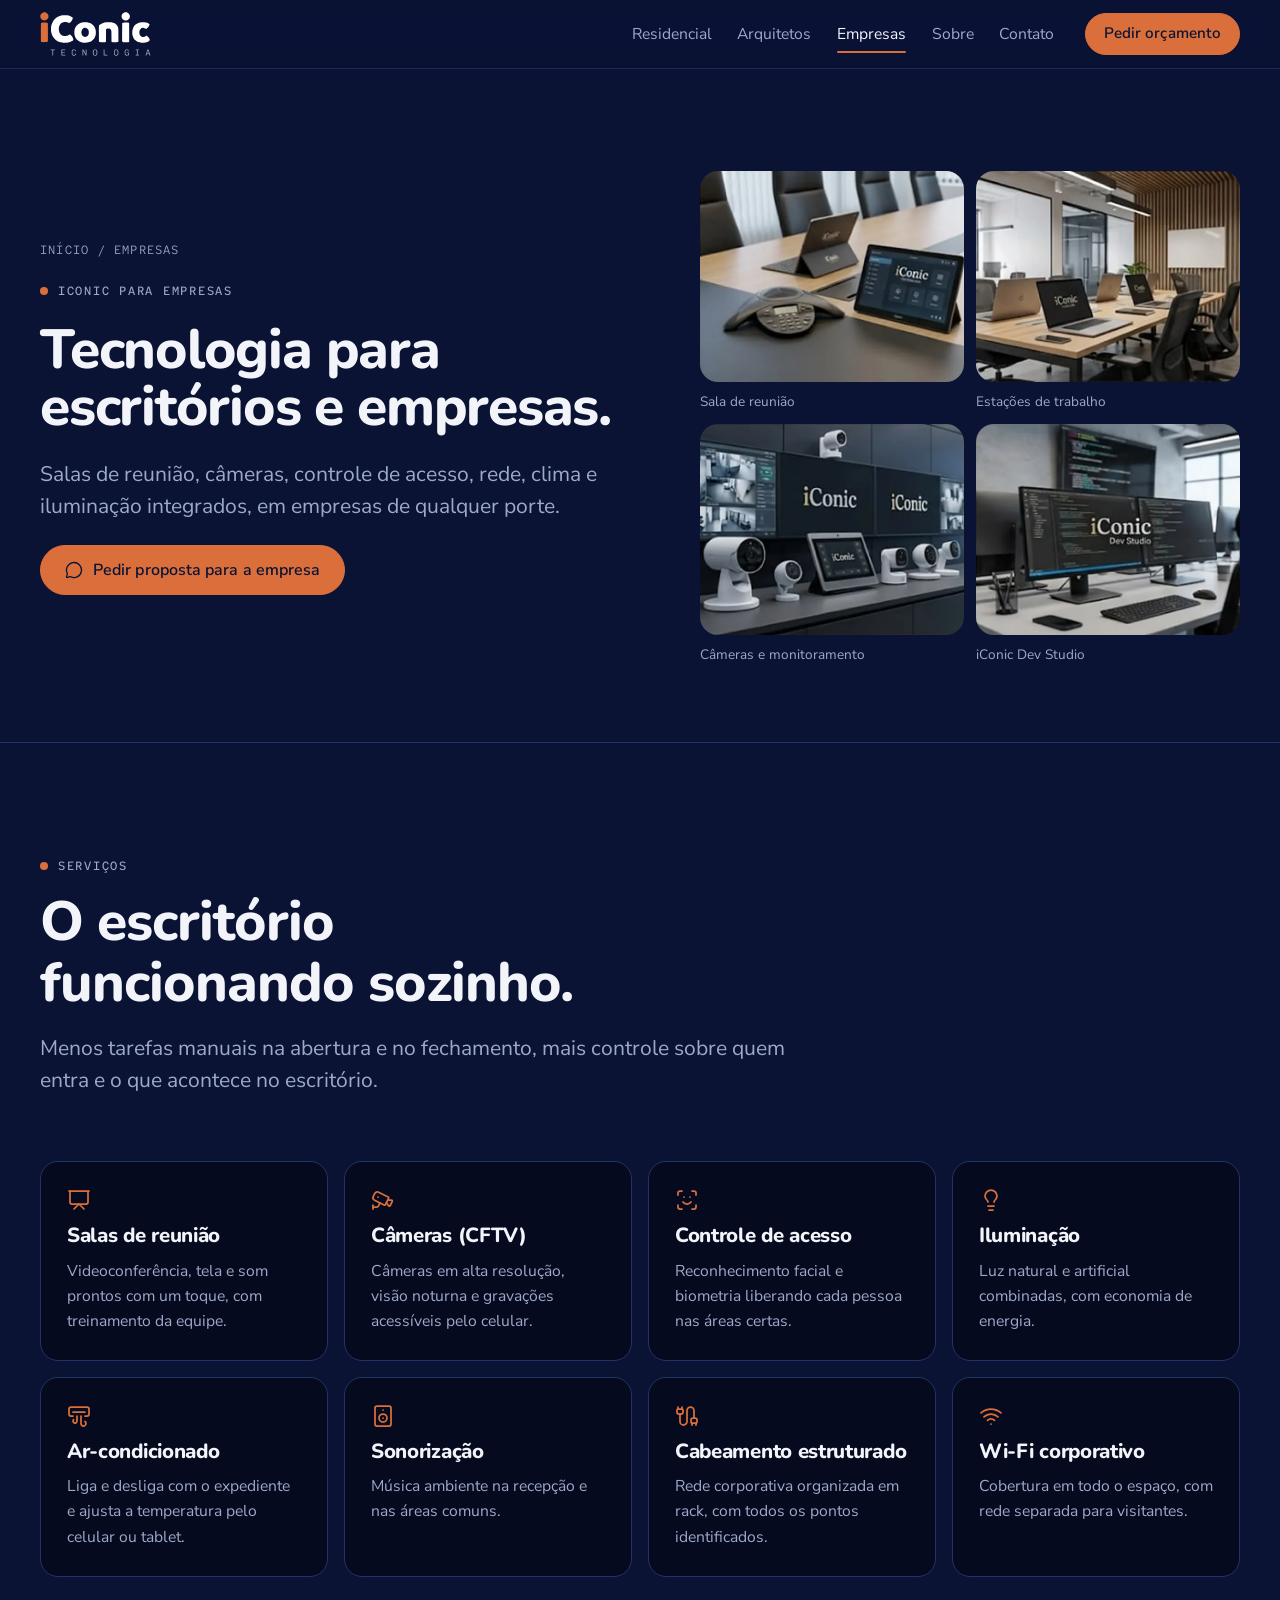
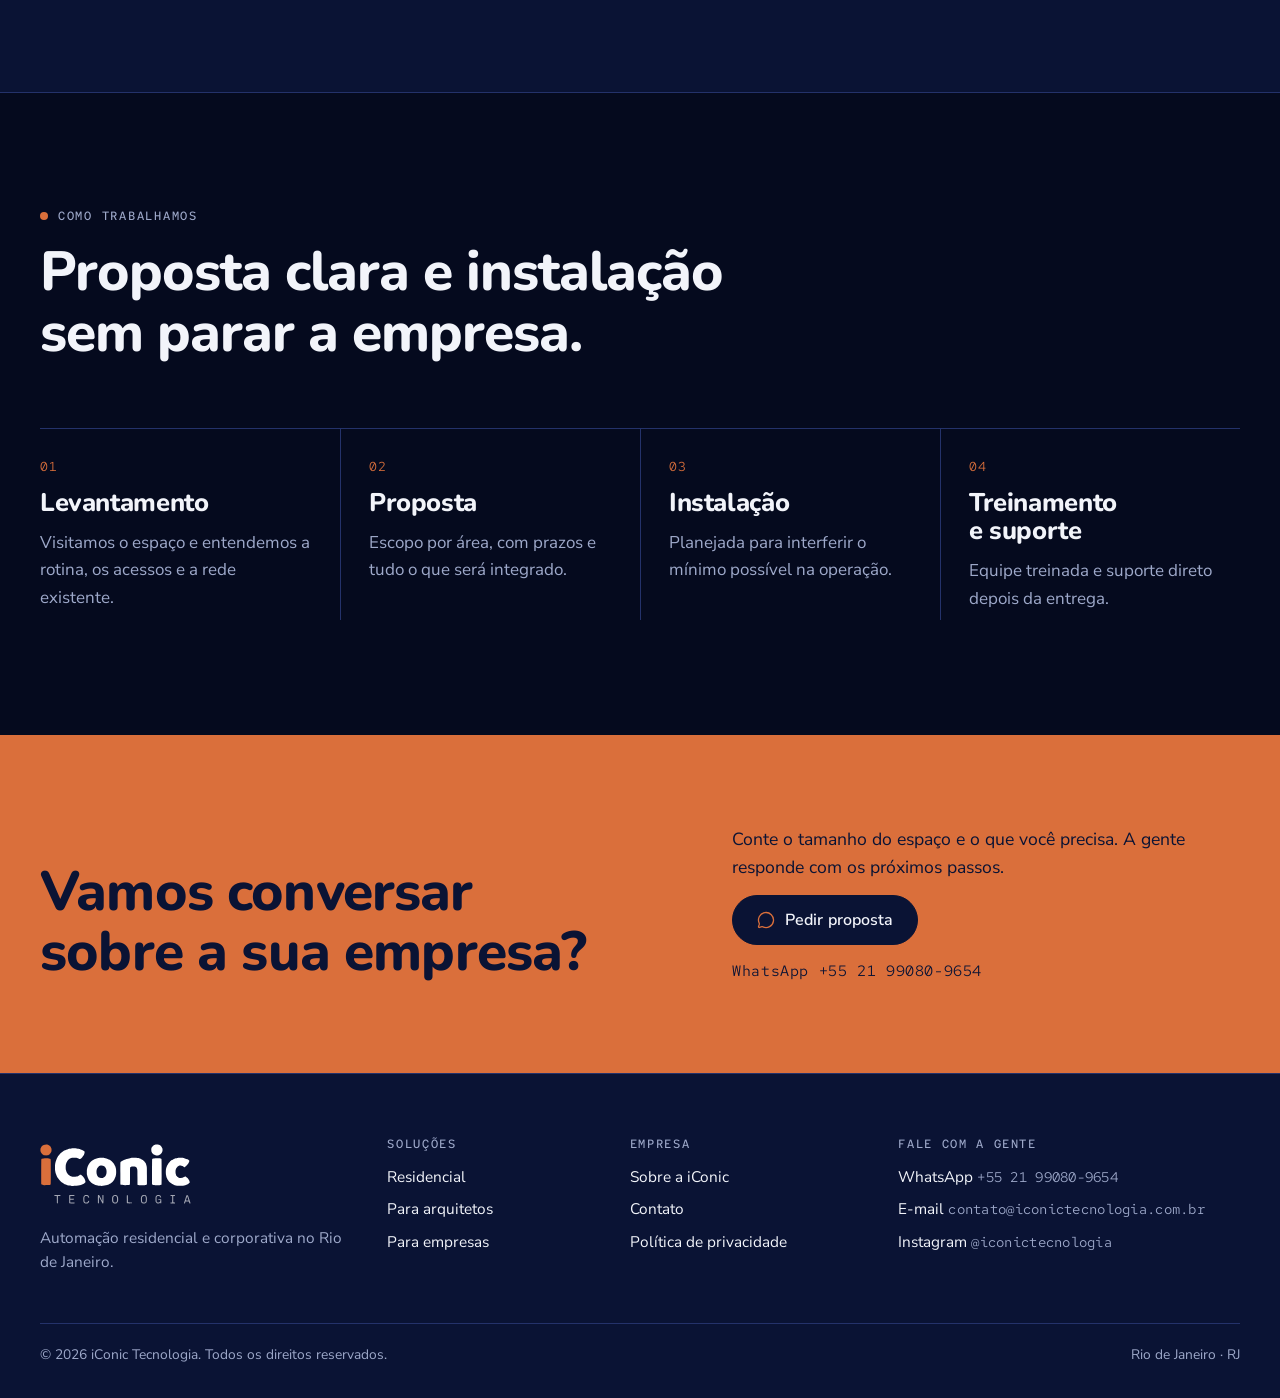
<file: empresas.html>
<!doctype html>
<html lang="pt-BR">
<head>
  <meta http-equiv="Content-Security-Policy" content="default-src 'self'; script-src 'self' ; style-src 'self' 'unsafe-inline'; img-src 'self' data: blob: https:; media-src 'self' blob:; font-src 'self' data:; connect-src 'self'; frame-src https://www.youtube.com https://www.google.com; object-src 'none'; base-uri 'self'; form-action 'self' https://wa.me; frame-ancestors 'none'">
<meta charset="utf-8">
<meta name="viewport" content="width=device-width, initial-scale=1, viewport-fit=cover">
<title>Tecnologia para empresas | iConic Tecnologia</title>
<meta name="claude:viewport-fit-sides" content="cover">
<meta name="description" content="Tecnologia para escritórios e empresas no Rio de Janeiro: salas de reunião, câmeras, controle de acesso, iluminação, ar-condicionado, som, cabeamento e Wi-Fi.">
<link rel="canonical" href="https://www.iconictecnologia.com.br/empresas.html">
<meta name="robots" content="index, follow, max-image-preview:large">
<meta name="theme-color" content="#0a1334">
<meta name="referrer" content="strict-origin-when-cross-origin">
<meta name="format-detection" content="telephone=no">
<meta property="og:type" content="website">
<meta property="og:locale" content="pt_BR">
<meta property="og:site_name" content="iConic Tecnologia">
<meta property="og:title" content="Tecnologia para empresas | iConic Tecnologia">
<meta property="og:description" content="Tecnologia para escritórios e empresas no Rio de Janeiro: salas de reunião, câmeras, controle de acesso, iluminação, ar-condicionado, som, cabeamento e Wi-Fi.">
<meta property="og:url" content="https://www.iconictecnologia.com.br/empresas.html">
<meta property="og:image" content="https://www.iconictecnologia.com.br/assets/img/og-iconic.jpg">
<meta property="og:image:width" content="1200">
<meta property="og:image:height" content="630">
<meta property="og:image:alt" content="Logo da iConic Tecnologia e a frase: A casa inteira em um toque.">
<meta name="twitter:card" content="summary_large_image">
<link rel="icon" href="favicon.ico" sizes="any">
<link rel="icon" href="assets/favicon.svg" type="image/svg+xml">
<link rel="apple-touch-icon" href="assets/apple-touch-icon.png">
<link rel="manifest" href="site.webmanifest">
<link rel="preload" href="assets/fonts/nunito-sans-latin-400-normal.woff2" as="font" type="font/woff2" crossorigin>
<link rel="preload" href="assets/fonts/nunito-latin-800-normal.woff2" as="font" type="font/woff2" crossorigin>
<link rel="stylesheet" href="assets/css/site.css?v=b51ee9cc">
</head>
<body>
<svg width="0" height="0" style="position:absolute" aria-hidden="true" focusable="false"><defs><symbol id="i-air-vent" viewBox="0 0 24 24" fill="none" stroke="currentColor" stroke-width="1.75" stroke-linecap="round" stroke-linejoin="round"><path d="M18 17.5a2.5 2.5 0 1 1-4 2.03V12" /> <path d="M6 12H4a2 2 0 0 1-2-2V5a2 2 0 0 1 2-2h16a2 2 0 0 1 2 2v5a2 2 0 0 1-2 2h-2" /> <path d="M6 8h12" /> <path d="M6.6 15.572A2 2 0 1 0 10 17v-5" /></symbol><symbol id="i-arrow-right" viewBox="0 0 24 24" fill="none" stroke="currentColor" stroke-width="1.75" stroke-linecap="round" stroke-linejoin="round"><path d="M5 12h14" /> <path d="m12 5 7 7-7 7" /></symbol><symbol id="i-arrow-up-right" viewBox="0 0 24 24" fill="none" stroke="currentColor" stroke-width="1.75" stroke-linecap="round" stroke-linejoin="round"><path d="M7 7h10v10" /> <path d="M7 17 17 7" /></symbol><symbol id="i-bed-double" viewBox="0 0 24 24" fill="none" stroke="currentColor" stroke-width="1.75" stroke-linecap="round" stroke-linejoin="round"><path d="M2 20v-8a2 2 0 0 1 2-2h16a2 2 0 0 1 2 2v8" /> <path d="M4 10V6a2 2 0 0 1 2-2h12a2 2 0 0 1 2 2v4" /> <path d="M12 4v6" /> <path d="M2 18h20" /></symbol><symbol id="i-blinds" viewBox="0 0 24 24" fill="none" stroke="currentColor" stroke-width="1.75" stroke-linecap="round" stroke-linejoin="round"><path d="M3 3h18" /> <path d="M20 7H8" /> <path d="M20 11H8" /> <path d="M10 19h10" /> <path d="M8 15h12" /> <path d="M4 3v14" /> <circle cx="4" cy="19" r="2" /></symbol><symbol id="i-building-2" viewBox="0 0 24 24" fill="none" stroke="currentColor" stroke-width="1.75" stroke-linecap="round" stroke-linejoin="round"><path d="M10 12h4" /> <path d="M10 8h4" /> <path d="M14 21v-3a2 2 0 0 0-4 0v3" /> <path d="M6 10H4a2 2 0 0 0-2 2v7a2 2 0 0 0 2 2h16a2 2 0 0 0 2-2V9a2 2 0 0 0-2-2h-2" /> <path d="M6 21V5a2 2 0 0 1 2-2h8a2 2 0 0 1 2 2v16" /></symbol><symbol id="i-cable" viewBox="0 0 24 24" fill="none" stroke="currentColor" stroke-width="1.75" stroke-linecap="round" stroke-linejoin="round"><path d="M17 19a1 1 0 0 1-1-1v-2a2 2 0 0 1 2-2h2a2 2 0 0 1 2 2v2a1 1 0 0 1-1 1z" /> <path d="M17 21v-2" /> <path d="M19 14V6.5a1 1 0 0 0-7 0v11a1 1 0 0 1-7 0V10" /> <path d="M21 21v-2" /> <path d="M3 5V3" /> <path d="M4 10a2 2 0 0 1-2-2V6a1 1 0 0 1 1-1h4a1 1 0 0 1 1 1v2a2 2 0 0 1-2 2z" /> <path d="M7 5V3" /></symbol><symbol id="i-cctv" viewBox="0 0 24 24" fill="none" stroke="currentColor" stroke-width="1.75" stroke-linecap="round" stroke-linejoin="round"><path d="M16.75 12h3.632a1 1 0 0 1 .894 1.447l-2.034 4.069a1 1 0 0 1-1.708.134l-2.124-2.97" /> <path d="M17.106 9.053a1 1 0 0 1 .447 1.341l-3.106 6.211a1 1 0 0 1-1.342.447L3.61 12.3a2.92 2.92 0 0 1-1.3-3.91L3.69 5.6a2.92 2.92 0 0 1 3.92-1.3z" /> <path d="M2 19h3.76a2 2 0 0 0 1.8-1.1L9 15" /> <path d="M2 21v-4" /> <path d="M7 9h.01" /></symbol><symbol id="i-check" viewBox="0 0 24 24" fill="none" stroke="currentColor" stroke-width="1.75" stroke-linecap="round" stroke-linejoin="round"><path d="M20 6 9 17l-5-5" /></symbol><symbol id="i-clapperboard" viewBox="0 0 24 24" fill="none" stroke="currentColor" stroke-width="1.75" stroke-linecap="round" stroke-linejoin="round"><path d="m12.296 3.464 3.02 3.956" /> <path d="M20.2 6 3 11l-.9-2.4c-.3-1.1.3-2.2 1.3-2.5l13.5-4c1.1-.3 2.2.3 2.5 1.3z" /> <path d="M3 11h18v8a2 2 0 0 1-2 2H5a2 2 0 0 1-2-2z" /> <path d="m6.18 5.276 3.1 3.899" /></symbol><symbol id="i-clock" viewBox="0 0 24 24" fill="none" stroke="currentColor" stroke-width="1.75" stroke-linecap="round" stroke-linejoin="round"><circle cx="12" cy="12" r="10" /> <path d="M12 6v6l4 2" /></symbol><symbol id="i-door-open" viewBox="0 0 24 24" fill="none" stroke="currentColor" stroke-width="1.75" stroke-linecap="round" stroke-linejoin="round"><path d="M10 21H2" /> <path d="M10 3H7a2 2 0 00-2 2v16" /> <path d="M14 12h.01" /> <path d="M19 21V5a2 2 0 00-1.675-1.974l-6.163-1.013A1 1 0 0010 3v18a1 1 0 001.124.992z" /> <path d="M22 21h-3" /></symbol><symbol id="i-drafting-compass" viewBox="0 0 24 24" fill="none" stroke="currentColor" stroke-width="1.75" stroke-linecap="round" stroke-linejoin="round"><path d="m12.99 6.74 1.93 3.44" /> <path d="M19.136 12a10 10 0 0 1-14.271 0" /> <path d="m21 21-2.16-3.84" /> <path d="m3 21 8.02-14.26" /> <circle cx="12" cy="5" r="2" /></symbol><symbol id="i-house" viewBox="0 0 24 24" fill="none" stroke="currentColor" stroke-width="1.75" stroke-linecap="round" stroke-linejoin="round"><path d="M15 21v-8a1 1 0 0 0-1-1h-4a1 1 0 0 0-1 1v8" /> <path d="M3 10a2 2 0 0 1 .709-1.528l7-6a2 2 0 0 1 2.582 0l7 6A2 2 0 0 1 21 10v9a2 2 0 0 1-2 2H5a2 2 0 0 1-2-2z" /></symbol><symbol id="i-layers" viewBox="0 0 24 24" fill="none" stroke="currentColor" stroke-width="1.75" stroke-linecap="round" stroke-linejoin="round"><path d="M12.83 2.18a2 2 0 0 0-1.66 0L2.6 6.08a1 1 0 0 0 0 1.83l8.58 3.91a2 2 0 0 0 1.66 0l8.58-3.9a1 1 0 0 0 0-1.83z" /> <path d="M2 12a1 1 0 0 0 .58.91l8.6 3.91a2 2 0 0 0 1.65 0l8.58-3.9A1 1 0 0 0 22 12" /> <path d="M2 17a1 1 0 0 0 .58.91l8.6 3.91a2 2 0 0 0 1.65 0l8.58-3.9A1 1 0 0 0 22 17" /></symbol><symbol id="i-lightbulb" viewBox="0 0 24 24" fill="none" stroke="currentColor" stroke-width="1.75" stroke-linecap="round" stroke-linejoin="round"><path d="M15 14c.2-1 .7-1.7 1.5-2.5 1-.9 1.5-2.2 1.5-3.5A6 6 0 0 0 6 8c0 1 .2 2.2 1.5 3.5.7.7 1.3 1.5 1.5 2.5" /> <path d="M9 18h6" /> <path d="M10 22h4" /></symbol><symbol id="i-log-out" viewBox="0 0 24 24" fill="none" stroke="currentColor" stroke-width="1.75" stroke-linecap="round" stroke-linejoin="round"><path d="m16 17 5-5-5-5" /> <path d="M21 12H9" /> <path d="M9 21H5a2 2 0 0 1-2-2V5a2 2 0 0 1 2-2h4" /></symbol><symbol id="i-mail" viewBox="0 0 24 24" fill="none" stroke="currentColor" stroke-width="1.75" stroke-linecap="round" stroke-linejoin="round"><path d="m22 7-8.991 5.727a2 2 0 0 1-2.009 0L2 7" /> <rect x="2" y="4" width="20" height="16" rx="2" /></symbol><symbol id="i-menu" viewBox="0 0 24 24" fill="none" stroke="currentColor" stroke-width="1.75" stroke-linecap="round" stroke-linejoin="round"><path d="M4 5h16" /> <path d="M4 12h16" /> <path d="M4 19h16" /></symbol><symbol id="i-message-circle" viewBox="0 0 24 24" fill="none" stroke="currentColor" stroke-width="1.75" stroke-linecap="round" stroke-linejoin="round"><path d="M2.992 16.342a2 2 0 0 1 .094 1.167l-1.065 3.29a1 1 0 0 0 1.236 1.168l3.413-.998a2 2 0 0 1 1.099.092 10 10 0 1 0-4.777-4.719" /></symbol><symbol id="i-plus" viewBox="0 0 24 24" fill="none" stroke="currentColor" stroke-width="1.75" stroke-linecap="round" stroke-linejoin="round"><path d="M5 12h14" /> <path d="M12 5v14" /></symbol><symbol id="i-presentation" viewBox="0 0 24 24" fill="none" stroke="currentColor" stroke-width="1.75" stroke-linecap="round" stroke-linejoin="round"><path d="M2 3h20" /> <path d="M21 3v11a2 2 0 0 1-2 2H5a2 2 0 0 1-2-2V3" /> <path d="m7 21 5-5 5 5" /></symbol><symbol id="i-scan-face" viewBox="0 0 24 24" fill="none" stroke="currentColor" stroke-width="1.75" stroke-linecap="round" stroke-linejoin="round"><path d="M3 7V5a2 2 0 0 1 2-2h2" /> <path d="M17 3h2a2 2 0 0 1 2 2v2" /> <path d="M21 17v2a2 2 0 0 1-2 2h-2" /> <path d="M7 21H5a2 2 0 0 1-2-2v-2" /> <path d="M8 14s1.5 2 4 2 4-2 4-2" /> <path d="M9 9h.01" /> <path d="M15 9h.01" /></symbol><symbol id="i-shield-check" viewBox="0 0 24 24" fill="none" stroke="currentColor" stroke-width="1.75" stroke-linecap="round" stroke-linejoin="round"><path d="M20 13c0 5-3.5 7.5-7.66 8.95a1 1 0 0 1-.67-.01C7.5 20.5 4 18 4 13V6a1 1 0 0 1 1-1c2 0 4.5-1.2 6.24-2.72a1.17 1.17 0 0 1 1.52 0C14.51 3.81 17 5 19 5a1 1 0 0 1 1 1z" /> <path d="m9 12 2 2 4-4" /></symbol><symbol id="i-smartphone" viewBox="0 0 24 24" fill="none" stroke="currentColor" stroke-width="1.75" stroke-linecap="round" stroke-linejoin="round"><rect width="14" height="20" x="5" y="2" rx="2" ry="2" /> <path d="M12 18h.01" /></symbol><symbol id="i-sofa" viewBox="0 0 24 24" fill="none" stroke="currentColor" stroke-width="1.75" stroke-linecap="round" stroke-linejoin="round"><path d="M20 9V6a2 2 0 0 0-2-2H6a2 2 0 0 0-2 2v3" /> <path d="M2 16a2 2 0 0 0 2 2h16a2 2 0 0 0 2-2v-5a2 2 0 0 0-4 0v1.5a.5.5 0 0 1-.5.5h-11a.5.5 0 0 1-.5-.5V11a2 2 0 0 0-4 0z" /> <path d="M4 18v2" /> <path d="M20 18v2" /> <path d="M12 4v9" /></symbol><symbol id="i-speaker" viewBox="0 0 24 24" fill="none" stroke="currentColor" stroke-width="1.75" stroke-linecap="round" stroke-linejoin="round"><rect width="16" height="20" x="4" y="2" rx="2" /> <path d="M12 6h.01" /> <circle cx="12" cy="14" r="4" /> <path d="M12 14h.01" /></symbol><symbol id="i-sprout" viewBox="0 0 24 24" fill="none" stroke="currentColor" stroke-width="1.75" stroke-linecap="round" stroke-linejoin="round"><path d="M14 9.536V7a4 4 0 0 1 4-4h1.5a.5.5 0 0 1 .5.5V5a4 4 0 0 1-4 4 4 4 0 0 0-4 4c0 2 1 3 1 5a5 5 0 0 1-1 3" /> <path d="M4 9a5 5 0 0 1 8 4 5 5 0 0 1-8-4" /> <path d="M5 21h14" /></symbol><symbol id="i-trees" viewBox="0 0 24 24" fill="none" stroke="currentColor" stroke-width="1.75" stroke-linecap="round" stroke-linejoin="round"><path d="M10 10v.2A3 3 0 0 1 8.9 16H5a3 3 0 0 1-1-5.8V10a3 3 0 0 1 6 0Z" /> <path d="M7 16v6" /> <path d="M13 19v3" /> <path d="M12 19h8.3a1 1 0 0 0 .7-1.7L18 14h.3a1 1 0 0 0 .7-1.7L16 9h.2a1 1 0 0 0 .8-1.7L13 3l-1.4 1.5" /></symbol><symbol id="i-tv" viewBox="0 0 24 24" fill="none" stroke="currentColor" stroke-width="1.75" stroke-linecap="round" stroke-linejoin="round"><path d="m17 2-5 5-5-5" /> <rect width="20" height="15" x="2" y="7" rx="2" /></symbol><symbol id="i-utensils" viewBox="0 0 24 24" fill="none" stroke="currentColor" stroke-width="1.75" stroke-linecap="round" stroke-linejoin="round"><path d="M3 2v7c0 1.1.9 2 2 2h4a2 2 0 0 0 2-2V2" /> <path d="M7 2v20" /> <path d="M21 15V2a5 5 0 0 0-5 5v6c0 1.1.9 2 2 2h3Zm0 0v7" /></symbol><symbol id="i-video" viewBox="0 0 24 24" fill="none" stroke="currentColor" stroke-width="1.75" stroke-linecap="round" stroke-linejoin="round"><path d="m16 13 5.223 3.482a.5.5 0 0 0 .777-.416V7.87a.5.5 0 0 0-.752-.432L16 10.5" /> <rect x="2" y="6" width="14" height="12" rx="2" /></symbol><symbol id="i-volume-2" viewBox="0 0 24 24" fill="none" stroke="currentColor" stroke-width="1.75" stroke-linecap="round" stroke-linejoin="round"><path d="M11 4.702a.705.705 0 0 0-1.203-.498L6.413 7.587A1.4 1.4 0 0 1 5.416 8H3a1 1 0 0 0-1 1v6a1 1 0 0 0 1 1h2.416a1.4 1.4 0 0 1 .997.413l3.383 3.384A.705.705 0 0 0 11 19.298z" /> <path d="M16 9a5 5 0 0 1 0 6" /> <path d="M19.364 18.364a9 9 0 0 0 0-12.728" /></symbol><symbol id="i-volume-x" viewBox="0 0 24 24" fill="none" stroke="currentColor" stroke-width="1.75" stroke-linecap="round" stroke-linejoin="round"><path d="M11 4.702a.7.7 0 0 0-1.203-.498L6.413 7.587A1.4 1.4 0 0 1 5.416 8H3a1 1 0 0 0-1 1v6a1 1 0 0 0 1 1h2.416a1.4 1.4 0 0 1 .997.413l3.383 3.384A.7.7 0 0 0 11 19.298z" /> <path d="m16.5 14.5 5-5" /> <path d="m16.5 9.5 5 5" /></symbol><symbol id="i-waves" viewBox="0 0 24 24" fill="none" stroke="currentColor" stroke-width="1.75" stroke-linecap="round" stroke-linejoin="round"><path d="M2 12q2.5 2 5 0t5 0 5 0 5 0" /> <path d="M2 19q2.5 2 5 0t5 0 5 0 5 0" /> <path d="M2 5q2.5 2 5 0t5 0 5 0 5 0" /></symbol><symbol id="i-wifi" viewBox="0 0 24 24" fill="none" stroke="currentColor" stroke-width="1.75" stroke-linecap="round" stroke-linejoin="round"><path d="M12 20h.01" /> <path d="M2 8.82a15 15 0 0 1 20 0" /> <path d="M5 12.859a10 10 0 0 1 14 0" /> <path d="M8.5 16.429a5 5 0 0 1 7 0" /></symbol><symbol id="i-wrench" viewBox="0 0 24 24" fill="none" stroke="currentColor" stroke-width="1.75" stroke-linecap="round" stroke-linejoin="round"><path d="M14.7 6.3a1 1 0 0 0 0 1.4l1.6 1.6a1 1 0 0 0 1.4 0l3.106-3.105c.32-.322.863-.22.983.218a6 6 0 0 1-8.259 7.057l-7.91 7.91a1 1 0 0 1-2.999-3l7.91-7.91a6 6 0 0 1 7.057-8.259c.438.12.54.662.219.984z" /></symbol><symbol id="i-x" viewBox="0 0 24 24" fill="none" stroke="currentColor" stroke-width="1.75" stroke-linecap="round" stroke-linejoin="round"><path d="M18 6 6 18" /> <path d="m6 6 12 12" /></symbol></defs></svg>
<a class="skip-link" href="#conteudo">Pular para o conteúdo</a>
<header class="site-header">
  <div class="wrap">
    <a class="brand" href="index.html" aria-label="iConic Tecnologia, página inicial"><svg aria-hidden="true" focusable="false" xmlns="http://www.w3.org/2000/svg" viewBox="141.7 370.7 717.3 285.0"><path fill="#da6f3b" fill-rule="evenodd" d="M159.67 566.12C159.21 566.05 157.71 565.84 156.33 565.65C151.02 564.90 148.76 563.65 148.01 561.04C147.55 559.44 147.49 445.82 147.95 444.38C148.89 441.43 149.90 440.86 155.76 439.96C162.83 438.89 164.88 438.70 169.93 438.68C176.60 438.66 182.60 439.33 187.83 440.67C191.10 441.51 191.19 441.56 191.79 442.94C193.04 445.82 193.08 447.40 193.05 504.37C193.03 559.75 193.02 559.91 192.33 561.75C191.95 562.77 191.41 563.79 191.14 564.03C190.86 564.26 189.63 564.65 188.40 564.91C187.17 565.16 185.57 565.53 184.83 565.72C183.59 566.05 161.60 566.40 159.67 566.12ZM164.17 424.60C163.25 424.43 161.97 424.13 161.33 423.94C159.99 423.53 156.26 421.74 156.01 421.38C155.91 421.25 155.38 420.80 154.83 420.38C154.28 419.96 152.60 418.49 151.09 417.10C149.07 415.24 148.29 414.29 148.15 413.51C148.04 412.92 147.33 411.63 146.58 410.64C145.74 409.53 144.98 408.03 144.63 406.76C143.82 403.87 143.51 397.84 143.97 394.04C144.37 390.81 144.75 389.75 146.10 388.12C146.54 387.60 147.00 386.73 147.13 386.21C147.35 385.30 149.43 382.43 151.08 380.73C152.84 378.93 156.69 376.32 159.17 375.24C162.51 373.78 167.36 372.89 172.17 372.86L175.83 372.83L179.00 374.37C180.74 375.21 182.86 376.16 183.71 376.48C185.42 377.12 190.22 381.19 191.50 383.08C192.95 385.21 195.95 392.14 196.30 394.17C196.77 396.91 196.79 398.56 196.36 402.83C195.94 406.95 195.60 408.00 193.68 411.14C192.94 412.35 192.33 413.43 192.33 413.54C192.33 414.14 190.79 415.75 189.83 416.15C189.21 416.40 188.48 417.06 188.20 417.61C186.99 419.93 181.69 423.14 177.08 424.31C174.98 424.85 173.45 424.99 170.11 424.95C167.76 424.93 165.08 424.77 164.17 424.60Z"/><path fill="currentColor" fill-rule="evenodd" d="M292.67 569.68C286.59 569.03 283.61 568.65 282.27 568.35C281.48 568.17 279.18 567.71 277.17 567.32C272.90 566.49 270.26 565.81 268.78 565.14C268.21 564.88 267.57 564.67 267.38 564.67C267.18 564.67 266.46 564.42 265.76 564.12C265.07 563.82 264.20 563.45 263.83 563.31C259.87 561.71 257.29 560.51 256.96 560.12C256.75 559.86 255.28 558.95 253.70 558.11C250.19 556.22 246.72 553.99 244.50 552.20C239.72 548.35 231.98 540.27 229.14 536.17C228.50 535.25 227.41 533.68 226.70 532.67C224.04 528.87 223.08 526.95 219.33 517.98C216.51 511.25 214.55 504.21 213.62 497.50C212.94 492.55 212.84 490.60 212.86 482.00C212.89 473.23 212.99 471.52 213.76 466.17C214.24 462.87 214.86 459.42 215.12 458.50C215.39 457.58 215.84 456.01 216.13 455.00C217.14 451.44 218.09 448.77 220.40 443.00C222.52 437.72 223.11 436.42 224.17 434.71C224.35 434.41 225.17 432.97 225.98 431.50C226.80 430.03 228.12 428.01 228.93 427.00C229.73 425.99 231.31 423.99 232.44 422.56C233.57 421.12 235.24 419.09 236.15 418.06C238.86 414.96 248.97 406.60 251.94 404.99C252.80 404.53 254.10 403.77 254.83 403.31C257.34 401.74 263.04 399.22 269.50 396.82C271.33 396.13 273.28 395.38 273.83 395.14C275.63 394.35 283.48 392.72 290.00 391.79C296.14 390.91 309.03 390.98 315.86 391.93C321.88 392.78 329.05 394.21 330.67 394.90C331.31 395.17 333.18 395.85 334.83 396.39C336.48 396.94 339.53 398.20 341.60 399.19C343.66 400.19 345.46 401.00 345.60 401.00C346.02 401.01 349.79 403.00 351.11 403.91C354.05 405.94 354.54 409.58 352.71 415.80C351.19 420.97 349.45 424.28 345.85 428.89C345.11 429.84 344.00 431.29 343.39 432.13C341.35 434.90 337.20 438.90 334.68 440.52C332.72 441.78 331.82 442.15 330.44 442.27C328.85 442.40 328.47 442.28 326.10 440.90C323.42 439.33 321.65 438.61 317.33 437.33C315.96 436.92 314.50 436.46 314.10 436.31C313.69 436.15 311.41 435.85 309.02 435.64C304.56 435.25 296.07 435.63 293.83 436.33C287.21 438.39 285.10 439.15 283.63 440.02C281.67 441.18 279.83 442.50 278.81 443.49C278.42 443.86 276.95 445.28 275.54 446.65C271.24 450.79 267.73 457.26 265.76 464.67C264.06 471.03 263.95 471.78 263.77 478.70C263.57 486.16 263.96 491.20 264.99 494.33C265.33 495.34 266.08 497.74 266.67 499.67C268.06 504.19 268.58 505.31 271.42 509.97C273.64 513.60 275.39 515.66 277.33 516.93C277.79 517.23 278.93 518.12 279.87 518.91C282.04 520.72 288.71 524.11 291.42 524.77C292.56 525.04 294.25 525.45 295.17 525.67C297.51 526.23 306.59 526.46 310.17 526.05C311.82 525.86 314.23 525.47 315.53 525.18C318.41 524.55 325.23 521.56 327.82 519.79C331.36 517.39 331.70 517.24 334.01 517.22C335.98 517.20 336.35 517.31 338.06 518.45C340.15 519.83 346.68 526.31 349.36 529.66C351.53 532.37 352.34 533.68 353.29 536.00C353.70 537.01 354.17 538.13 354.33 538.50C356.62 543.69 357.67 547.39 357.67 550.30C357.67 552.54 357.60 552.73 356.49 553.96C355.85 554.68 354.23 555.97 352.91 556.84C351.58 557.71 349.88 558.84 349.12 559.35C347.62 560.35 346.20 561.02 341.33 563.05C334.02 566.09 327.79 567.56 314.67 569.35C311.22 569.82 296.13 570.04 292.67 569.68ZM426.00 569.29C422.92 569.01 421.89 568.86 416.00 567.81C412.95 567.27 408.03 566.01 404.88 564.95C396.29 562.08 385.04 554.32 379.08 547.17C376.39 543.94 373.00 539.27 373.00 538.80C373.00 538.59 372.78 538.23 372.50 538.00C372.22 537.77 372.00 537.40 372.00 537.18C372.00 536.95 371.19 535.28 370.21 533.47C368.15 529.69 366.77 525.50 365.26 518.44C364.21 513.54 364.20 513.41 364.18 503.83C364.17 493.85 364.27 492.73 365.89 485.67C367.92 476.81 372.87 466.74 378.40 460.25C380.69 457.57 387.27 451.15 389.35 449.57C392.84 446.93 402.97 441.77 407.33 440.41C418.21 437.03 421.84 436.50 434.17 436.50C443.84 436.50 445.14 436.61 452.17 437.99C458.29 439.20 468.03 442.92 472.66 445.83C473.30 446.23 474.96 447.23 476.33 448.03C479.19 449.71 488.06 458.02 490.86 461.64C492.27 463.47 498.67 474.84 498.67 475.52C498.67 475.64 498.88 476.21 499.13 476.78C499.89 478.49 501.59 483.70 501.97 485.50C503.53 492.91 504.08 504.82 503.20 512.56C502.62 517.75 502.01 520.78 500.75 524.83C499.70 528.19 499.49 528.68 496.28 535.18C493.87 540.04 493.03 541.40 489.63 545.95C486.98 549.48 479.35 556.45 476.52 557.91C475.99 558.18 474.84 558.91 473.97 559.52C471.09 561.54 465.62 564.11 460.67 565.77C451.35 568.88 437.29 570.30 426.00 569.29ZM798.17 569.16C791.45 568.46 781.99 566.50 778.67 565.11C778.02 564.84 777.20 564.50 776.83 564.35C771.14 562.00 765.26 558.37 759.67 553.77C755.39 550.25 753.61 548.20 749.22 541.71C747.88 539.73 744.10 531.99 743.17 529.33C742.76 528.14 742.18 526.15 741.88 524.92C741.59 523.68 741.12 521.73 740.84 520.58C739.36 514.55 738.85 500.59 739.84 493.50C740.97 485.52 743.17 477.89 745.82 472.84C750.66 463.63 752.25 461.37 757.80 455.71C762.88 450.55 764.56 449.16 768.17 447.18C769.45 446.48 771.18 445.53 772.00 445.07C772.82 444.60 774.48 443.73 775.67 443.11C776.86 442.50 778.06 441.86 778.33 441.68C779.11 441.17 787.56 438.64 790.17 438.13C797.46 436.71 801.21 436.34 808.44 436.33C817.60 436.33 821.03 436.76 830.00 439.01C834.73 440.20 837.64 441.29 841.83 443.41C846.77 445.92 849.12 447.39 850.38 448.77C851.24 449.72 851.33 449.99 851.13 451.29C850.82 453.35 849.23 457.50 847.33 461.17C844.68 466.29 842.56 468.99 836.83 474.50C833.78 477.43 830.96 480.02 830.56 480.24C828.87 481.18 827.02 480.63 824.00 478.30C821.11 476.07 816.71 474.26 812.77 473.69C804.39 472.45 797.83 474.99 791.93 481.76C789.48 484.57 788.39 486.63 787.03 491.00C785.65 495.42 785.21 499.27 785.44 504.83C785.64 509.75 786.30 513.57 787.36 515.90C787.71 516.67 788.00 517.40 788.00 517.52C788.00 518.03 790.14 521.91 791.10 523.16C792.73 525.27 795.26 527.54 797.40 528.82C798.49 529.47 799.48 530.00 799.61 530.00C799.73 530.00 800.25 530.22 800.75 530.48C802.29 531.29 805.68 532.03 808.67 532.22C814.64 532.61 821.19 530.84 825.48 527.69C828.94 525.15 830.21 524.57 832.01 524.74C834.21 524.95 835.45 525.87 840.95 531.32C845.24 535.57 846.12 536.69 848.45 540.82C848.97 541.74 849.89 543.32 850.49 544.33C851.63 546.25 853.00 550.79 853.00 552.62C853.00 554.21 852.30 555.03 848.22 558.22C842.22 562.91 833.27 566.90 826.67 567.83C825.84 567.95 824.04 568.25 822.67 568.50C816.30 569.67 805.84 569.95 798.17 569.16ZM620.00 566.80C615.20 566.52 608.15 565.59 607.19 565.10C606.63 564.82 605.83 564.28 605.42 563.90L604.67 563.22L604.66 530.19C604.64 495.60 604.68 496.61 603.20 489.90C602.09 484.90 599.00 481.12 594.50 479.28C590.87 477.78 589.53 477.59 583.74 477.74C578.70 477.88 577.91 477.98 575.50 478.82C572.59 479.84 570.91 480.84 570.05 482.05C569.55 482.77 569.49 486.22 569.33 522.67C569.21 553.02 569.07 562.67 568.76 563.21C568.54 563.59 567.56 564.28 566.60 564.73C563.66 566.10 559.20 566.50 546.83 566.50C531.23 566.50 525.87 565.79 524.17 563.52C523.51 562.63 523.50 562.15 523.43 511.56C523.37 472.50 523.45 460.09 523.76 458.76C524.07 457.44 524.55 456.61 525.75 455.35C527.34 453.66 530.96 451.12 533.69 449.76C538.08 447.58 543.00 445.43 546.97 443.95C549.43 443.04 551.83 442.10 552.31 441.86C553.30 441.35 564.83 438.60 569.00 437.87C576.85 436.50 580.24 436.28 590.50 436.44C603.01 436.63 606.62 437.12 615.67 439.83C618.34 440.63 620.91 441.67 622.83 442.75C624.48 443.67 626.57 444.79 627.47 445.24C629.53 446.26 633.73 449.47 635.52 451.38C636.96 452.92 641.39 458.44 642.62 460.23C644.33 462.72 647.29 470.84 648.30 475.83C649.64 482.48 649.67 483.39 649.67 523.50L649.67 562.62L648.85 563.59C647.03 565.75 641.73 566.68 630.33 566.82C625.84 566.88 621.19 566.86 620.00 566.80ZM687.50 566.45C686.95 566.39 684.85 566.17 682.83 565.97C677.07 565.41 674.93 564.51 674.35 562.42C673.83 560.53 673.92 444.62 674.44 442.83C675.04 440.80 676.67 440.14 682.67 439.53C690.34 438.74 697.61 438.55 704.33 438.97C713.77 439.56 717.96 440.38 718.75 441.79C719.38 442.91 719.65 468.49 719.55 517.83C719.49 545.10 719.34 562.21 719.14 562.83C718.89 563.59 718.35 564.06 716.93 564.75C715.35 565.52 714.21 565.75 709.94 566.17C705.39 566.61 690.49 566.80 687.50 566.45ZM439.83 531.65C445.90 530.06 450.10 526.96 453.44 521.61C455.56 518.20 456.80 514.56 457.50 509.69C458.80 500.69 457.24 490.32 453.75 484.67C452.22 482.19 448.48 478.14 446.52 476.84C442.97 474.49 438.78 473.33 433.89 473.35C427.05 473.37 423.53 474.95 417.55 480.65C415.15 482.96 413.48 485.60 412.50 488.67C412.18 489.68 411.72 491.10 411.47 491.83C409.46 497.92 409.58 507.66 411.76 515.23C414.01 523.02 419.63 528.99 427.04 531.47C430.25 532.54 436.11 532.62 439.83 531.65ZM693.50 425.29C689.78 424.83 685.50 423.26 682.17 421.12C680.02 419.75 675.45 415.07 673.75 412.50C671.34 408.88 670.24 404.42 670.23 398.33C670.22 392.82 671.67 387.49 673.79 385.26C674.19 384.84 674.74 384.05 675.01 383.50C675.28 382.95 676.62 381.37 678.00 380.00C680.71 377.28 683.42 375.70 688.00 374.14C692.29 372.69 692.96 372.60 698.00 372.77C702.66 372.92 702.96 372.98 706.45 374.29C711.16 376.07 713.31 377.33 715.62 379.65C718.68 382.74 722.05 388.19 723.22 391.92C724.08 394.67 724.07 402.23 723.20 405.67C722.49 408.50 720.52 412.45 718.73 414.67C717.19 416.56 713.38 420.37 712.50 420.90C711.66 421.39 707.58 423.39 705.93 424.10C703.48 425.17 697.32 425.76 693.50 425.29Z"/><path fill="currentColor" fill-opacity=".62" fill-rule="evenodd" d="M357.64 653.33C353.58 652.64 350.31 649.67 348.30 644.83C347.27 642.35 346.96 628.69 347.83 624.11C348.78 619.13 351.10 615.84 354.96 614.05C356.55 613.32 357.41 613.17 360.61 613.06C364.67 612.92 366.45 613.23 369.00 614.54C370.87 615.51 371.22 615.80 372.74 617.68C374.04 619.29 374.48 620.21 375.19 622.80C375.83 625.14 375.46 625.67 373.19 625.67L371.40 625.67L370.35 623.42C369.17 620.90 367.45 618.93 365.60 617.97C363.61 616.95 359.37 617.09 357.00 618.26C352.99 620.24 352.14 623.30 352.42 634.83C352.60 642.36 352.91 644.04 354.52 646.37C355.70 648.07 358.22 649.00 361.61 649.00C366.10 648.99 369.19 646.89 370.23 643.14C370.93 640.58 371.45 640.00 373.02 640.00C375.17 640.00 375.33 640.17 375.33 642.45C375.33 645.01 374.38 647.08 372.19 649.34C368.62 653.02 363.73 654.36 357.64 653.33ZM494.34 653.26C491.31 652.71 486.92 649.33 485.80 646.69C485.53 646.06 485.01 644.34 484.63 642.87C484.02 640.46 483.96 639.40 484.07 632.34C484.18 624.82 484.22 624.40 485.08 622.06C486.07 619.36 487.16 617.72 489.17 615.94C491.86 613.55 494.22 612.88 499.41 613.05C502.92 613.16 503.37 613.25 505.36 614.26C507.94 615.57 509.98 617.79 511.33 620.76C512.71 623.81 513.00 626.02 513.00 633.37C513.00 640.66 512.56 643.92 511.22 646.56C510.34 648.30 507.95 650.72 505.75 652.11C503.50 653.53 498.58 654.03 494.34 653.26ZM631.25 653.33C629.06 652.77 626.04 651.03 624.59 649.50C621.79 646.52 621.00 642.92 621.00 633.17C621.00 625.23 621.34 622.97 623.04 619.52C624.34 616.89 625.96 615.26 628.35 614.19C631.61 612.72 637.23 612.43 640.67 613.55C645.45 615.10 648.56 619.76 649.32 626.50C650.04 632.85 649.55 642.11 648.31 645.67C647.45 648.15 644.64 651.02 641.73 652.39C639.89 653.25 639.16 653.40 636.06 653.51C634.10 653.59 631.94 653.50 631.25 653.33ZM700.41 653.31C696.27 652.58 692.72 649.50 691.33 645.45C690.62 643.37 690.54 642.46 690.40 635.18C690.18 623.54 690.88 619.93 693.99 616.55C694.98 615.48 696.09 614.75 697.83 614.02C700.06 613.09 700.62 613.00 703.94 613.00C709.05 613.00 711.50 613.77 713.77 616.10C716.11 618.51 717.76 622.48 717.17 624.32C716.97 624.96 716.74 625.02 714.90 624.93L712.85 624.83L712.31 623.03C711.63 620.77 710.18 619.21 707.60 617.99C705.16 616.84 703.04 616.87 700.33 618.09C698.01 619.14 696.57 620.69 695.85 622.91C695.36 624.42 695.30 625.85 695.43 633.74C695.53 640.39 695.69 643.18 696.03 644.11C697.12 647.10 701.22 649.30 704.85 648.85C707.85 648.47 711.13 646.39 712.32 644.11C713.22 642.38 713.66 637.58 712.96 637.14C712.71 636.98 710.74 636.84 708.58 636.82C706.31 636.81 704.51 636.65 704.31 636.44C704.12 636.25 704.00 635.43 704.06 634.63L704.17 633.17L705.83 632.95C706.75 632.82 709.56 632.71 712.08 632.70C718.51 632.65 718.00 631.78 718.00 642.83C718.00 651.22 717.97 651.70 717.33 652.33C716.54 653.13 714.92 653.20 714.19 652.48C713.90 652.19 713.67 651.52 713.67 651.00C713.67 649.54 713.15 649.50 711.15 650.83C710.15 651.50 708.68 652.32 707.90 652.67C706.16 653.44 702.77 653.73 700.41 653.31ZM280.95 652.73C280.36 652.31 280.33 651.46 280.33 633.34C280.33 616.48 280.39 614.32 280.86 613.85C281.33 613.39 282.78 613.34 293.09 613.41L304.79 613.50L305.07 614.58C305.23 615.18 305.23 616.15 305.07 616.75L304.79 617.83L295.15 618.00L285.50 618.17L285.41 624.00C285.33 629.19 285.38 629.88 285.89 630.25C286.31 630.56 288.58 630.67 294.50 630.67C300.30 630.67 302.64 630.78 302.93 631.07C303.46 631.59 303.45 633.72 302.92 634.44C302.54 634.95 301.60 635.02 294.33 635.09C289.84 635.13 285.98 635.29 285.75 635.44C285.44 635.64 285.33 637.29 285.33 641.82C285.33 647.08 285.41 647.96 285.86 648.13C286.15 648.24 290.51 648.33 295.55 648.33C301.23 648.33 304.96 648.46 305.36 648.68C305.84 648.94 306.00 649.38 306.00 650.46C306.00 653.04 306.35 652.97 293.19 653.07C284.05 653.15 281.44 653.07 280.95 652.73ZM827.00 653.03C825.15 652.79 824.97 652.17 826.00 649.41C828.07 643.82 833.00 628.71 833.00 627.93C833.00 627.75 833.20 627.13 833.45 626.55C833.70 625.97 834.16 624.68 834.48 623.67C834.79 622.66 835.25 621.31 835.50 620.67C835.74 620.02 836.27 618.42 836.67 617.10C837.65 613.90 838.05 613.58 841.14 613.57C842.59 613.56 843.83 613.72 844.10 613.95C844.69 614.44 845.11 615.63 848.48 626.50C849.34 629.25 850.46 632.55 850.98 633.83C851.90 636.10 852.59 638.21 855.14 646.50C855.82 648.70 856.51 650.84 856.67 651.25C857.34 652.87 856.05 653.65 853.56 653.13C852.27 652.85 852.09 652.68 851.10 650.67C850.51 649.48 849.70 647.48 849.30 646.24C848.90 644.97 848.31 643.83 847.98 643.65C847.32 643.30 837.87 643.27 835.05 643.62L833.27 643.83L832.52 646.20C832.10 647.51 831.56 649.26 831.32 650.10C830.51 652.84 829.71 653.38 827.00 653.03ZM222.10 652.58C221.95 652.35 221.79 644.67 221.74 635.50C221.69 626.33 221.58 618.65 221.50 618.42C221.39 618.11 219.97 618.00 215.91 618.00C212.12 618.00 210.35 617.88 210.07 617.60C209.85 617.38 209.67 616.49 209.67 615.61C209.67 614.38 209.81 613.95 210.31 613.68C211.29 613.16 238.07 613.21 238.60 613.73C239.12 614.25 239.12 617.08 238.60 617.60C238.32 617.88 236.55 618.00 232.79 618.00C228.82 618.00 227.30 618.11 227.12 618.42C226.97 618.65 226.85 626.38 226.85 635.59C226.83 650.12 226.77 652.40 226.33 652.67C225.59 653.14 222.42 653.08 222.10 652.58ZM417.07 652.60C416.76 652.30 416.67 647.56 416.67 633.31C416.67 616.11 416.72 614.37 417.22 613.96C417.96 613.35 422.09 613.38 422.84 614.01C423.41 614.48 423.82 615.20 425.84 619.33C426.52 620.71 427.71 622.81 428.50 624.00C429.80 625.97 433.08 632.46 436.11 639.08C437.24 641.56 437.97 642.32 438.03 641.08C438.04 640.76 438.04 634.74 438.03 627.69C438.00 612.63 437.89 613.17 440.90 613.44C441.93 613.53 442.88 613.80 443.04 614.05C443.51 614.80 443.41 652.12 442.93 652.60C442.71 652.82 441.73 653.00 440.75 653.00C439.31 653.00 438.82 652.85 438.16 652.19C437.71 651.74 435.70 648.03 433.69 643.94C431.68 639.85 429.35 635.45 428.52 634.17C427.68 632.88 426.74 631.16 426.42 630.35C425.31 627.53 422.72 622.83 422.28 622.83C421.91 622.83 421.83 625.53 421.83 637.59C421.83 650.35 421.77 652.40 421.33 652.67C420.62 653.13 417.54 653.07 417.07 652.60ZM554.67 652.67C554.23 652.40 554.15 649.82 554.06 633.49C553.98 619.31 554.06 614.50 554.35 614.14C554.80 613.61 558.19 613.48 558.97 613.97C559.36 614.22 559.45 617.02 559.51 630.93C559.55 640.09 559.68 647.76 559.81 647.96C559.97 648.22 562.76 648.33 568.95 648.33C575.44 648.33 577.98 648.44 578.27 648.73C578.49 648.95 578.67 649.82 578.67 650.67C578.67 651.51 578.49 652.38 578.27 652.60C577.77 653.10 555.45 653.17 554.67 652.67ZM761.66 652.14C761.21 650.97 761.25 649.22 761.73 648.73C761.99 648.47 763.37 648.33 765.71 648.33C767.68 648.33 769.38 648.19 769.49 648.02C769.77 647.56 769.81 618.84 769.53 618.38C769.38 618.13 768.04 618.00 765.64 618.00C762.02 618.00 761.98 617.99 761.66 617.14C761.18 615.88 761.26 614.45 761.86 613.86C762.31 613.40 763.73 613.33 772.29 613.33C779.55 613.33 782.31 613.44 782.60 613.73C782.82 613.95 783.00 614.85 783.00 615.72C783.00 617.80 782.59 618.00 778.39 618.00C775.67 618.00 775.03 618.10 774.87 618.53C774.76 618.82 774.67 625.47 774.67 633.32C774.67 644.67 774.76 647.66 775.10 647.95C775.34 648.15 777.18 648.35 779.19 648.40L782.83 648.50L783.11 649.83C783.28 650.66 783.25 651.52 783.04 652.08L782.68 653.00L772.33 653.00L761.98 653.00L761.66 652.14ZM502.31 648.55C506.35 647.34 507.65 643.60 507.65 633.17C507.65 624.52 507.16 622.14 504.88 619.73C503.24 618.00 501.36 617.33 498.21 617.34C495.64 617.35 495.41 617.42 493.67 618.59C491.72 619.92 490.47 621.76 489.90 624.14C489.72 624.89 489.56 629.02 489.55 633.33C489.53 639.92 489.62 641.48 490.12 643.13C491.03 646.14 492.64 647.88 495.25 648.67C496.69 649.10 500.69 649.03 502.31 648.55ZM639.09 648.52C641.11 647.80 642.55 646.64 643.28 645.13C645.08 641.42 644.96 624.80 643.11 621.17C641.90 618.79 637.22 616.67 634.25 617.14C630.81 617.69 627.42 620.61 626.49 623.83C626.03 625.41 625.96 626.99 626.09 633.94C626.18 639.08 626.38 642.64 626.64 643.44C627.38 645.75 629.96 648.07 632.50 648.69C634.16 649.09 637.75 649.00 639.09 648.52ZM846.89 638.55C847.07 638.37 846.02 634.53 845.33 632.83C845.18 632.47 844.82 631.19 844.52 630.00C844.22 628.81 843.43 626.14 842.77 624.07C841.39 619.76 840.94 619.47 840.00 622.33C839.67 623.34 839.00 625.37 838.51 626.83C838.01 628.30 837.41 630.25 837.17 631.17C836.92 632.08 836.34 633.95 835.86 635.31C835.39 636.67 835.00 637.98 835.00 638.21C835.00 638.53 835.87 638.67 838.25 638.74C842.79 638.87 846.66 638.79 846.89 638.55Z"/></svg></a>
    <nav class="nav" aria-label="Principal">
      <ul class="nav-list">
        <li><a href="residencial.html">Residencial</a></li>
        <li><a href="arquitetos.html">Arquitetos</a></li>
        <li><a href="empresas.html" aria-current="page">Empresas</a></li>
        <li><a href="sobre.html">Sobre</a></li>
        <li><a href="contato.html">Contato</a></li>
      </ul>
      <a class="btn btn--primary" href="https://wa.me/5521990809654?text=Ol%C3%A1%2C%20iConic%21%20Quero%20um%20or%C3%A7amento%20de%20automa%C3%A7%C3%A3o%20para%20a%20minha%20casa." target="_blank" rel="noopener">Pedir orçamento</a>
      <button class="menu-toggle" type="button" aria-expanded="false" aria-controls="mobile-nav">
        <svg aria-hidden="true"><use href="#i-menu"/></svg><span class="menu-label">Menu</span>
      </button>
    </nav>
  </div>
  <div id="mobile-nav" class="mobile-nav" hidden>
    <div class="wrap">
      <ul>
        <li><a href="residencial.html">Residencial<svg aria-hidden="true"><use href="#i-arrow-right"/></svg></a></li>
        <li><a href="arquitetos.html">Arquitetos<svg aria-hidden="true"><use href="#i-arrow-right"/></svg></a></li>
        <li><a href="empresas.html" aria-current="page">Empresas<svg aria-hidden="true"><use href="#i-arrow-right"/></svg></a></li>
        <li><a href="sobre.html">Sobre<svg aria-hidden="true"><use href="#i-arrow-right"/></svg></a></li>
        <li><a href="contato.html">Contato<svg aria-hidden="true"><use href="#i-arrow-right"/></svg></a></li>
      </ul>
      <a class="btn btn--primary" href="https://wa.me/5521990809654?text=Ol%C3%A1%2C%20iConic%21%20Quero%20um%20or%C3%A7amento%20de%20automa%C3%A7%C3%A3o%20para%20a%20minha%20casa." target="_blank" rel="noopener"><svg aria-hidden="true"><use href="#i-message-circle"/></svg>Pedir orçamento pelo WhatsApp</a>
    </div>
  </div>
</header>
<main id="conteudo" tabindex="-1">
<section class="page-hero" aria-labelledby="page-title">
  <div class="wrap page-hero-split">
    <div class="page-hero-copy">
      <p class="breadcrumb"><a href="index.html">Início</a> / Empresas</p>
      <p class="eyebrow">iConic para empresas</p>
      <h1 id="page-title" class="h1">Tecnologia para escritórios e empresas.</h1>
      <p class="lead">Salas de reunião, câmeras, controle de acesso, rede, clima e iluminação integrados, em empresas de qualquer porte.</p>
      <div class="btn-row">
        <a class="btn btn--primary" href="https://wa.me/5521990809654?text=Ol%C3%A1%2C%20iConic%21%20Quero%20uma%20proposta%20de%20tecnologia%20para%20a%20minha%20empresa." target="_blank" rel="noopener"><svg aria-hidden="true"><use href="#i-message-circle"/></svg>Pedir proposta para a empresa</a>
      </div>
    </div>
    <div class="hero-tiles">
      <figure class="photo photo--5-4">
  <img src="assets/img/fotos/sala-reuniao-t.webp" width="570" height="462" alt="Mesa de reunião com telefone de conferência e um tablet com o painel da iConic." loading="lazy" decoding="async"><figcaption>Sala de reunião</figcaption>
</figure>
      <figure class="photo photo--5-4">
  <img src="assets/img/fotos/estacoes-trabalho-t.webp" width="582" height="462" alt="Bancada de trabalho com notebooks, cadeiras pretas, parede ripada de madeira e quadro branco." loading="lazy" decoding="async"><figcaption>Estações de trabalho</figcaption>
</figure>
      <figure class="photo photo--5-4">
  <img src="assets/img/fotos/cftv-monitoramento-t.webp" width="582" height="462" alt="Câmeras de segurança brancas sobre uma bancada, diante de telas com imagens de monitoramento e o logo iConic." loading="lazy" decoding="async"><figcaption>Câmeras e monitoramento</figcaption>
</figure>
      <figure class="photo photo--5-4">
  <img src="assets/img/fotos/dev-studio-t.webp" width="570" height="462" alt="Mesa com dois monitores mostrando código e a marca iConic Dev Studio, teclado e mouse." loading="lazy" decoding="async"><figcaption>iConic Dev Studio</figcaption>
</figure>
    </div>
  </div>
</section>
<section class="section" aria-labelledby="servicos-title">
  <div class="wrap">
    <div class="section-head">
      <p class="eyebrow">Serviços</p>
      <h2 id="servicos-title" class="h2">O escritório funcionando sozinho.</h2>
      <p class="lead">Menos tarefas manuais na abertura e no fechamento, mais controle sobre quem entra e o que acontece no escritório.</p>
    </div>
    <div class="feature-grid feature-grid--4">
      <article class="feature"><svg aria-hidden="true"><use href="#i-presentation"/></svg><h3>Salas de reunião</h3><p>Videoconferência, tela e som prontos com um toque, com treinamento da equipe.</p></article>
      <article class="feature"><svg aria-hidden="true"><use href="#i-cctv"/></svg><h3>Câmeras (CFTV)</h3><p>Câmeras em alta resolução, visão noturna e gravações acessíveis pelo celular.</p></article>
      <article class="feature"><svg aria-hidden="true"><use href="#i-scan-face"/></svg><h3>Controle de acesso</h3><p>Reconhecimento facial e biometria liberando cada pessoa nas áreas certas.</p></article>
      <article class="feature"><svg aria-hidden="true"><use href="#i-lightbulb"/></svg><h3>Iluminação</h3><p>Luz natural e artificial combinadas, com economia de energia.</p></article>
      <article class="feature"><svg aria-hidden="true"><use href="#i-air-vent"/></svg><h3>Ar-condicionado</h3><p>Liga e desliga com o expediente e ajusta a temperatura pelo celular ou tablet.</p></article>
      <article class="feature"><svg aria-hidden="true"><use href="#i-speaker"/></svg><h3>Sonorização</h3><p>Música ambiente na recepção e nas áreas comuns.</p></article>
      <article class="feature"><svg aria-hidden="true"><use href="#i-cable"/></svg><h3>Cabeamento estruturado</h3><p>Rede corporativa organizada em rack, com todos os pontos identificados.</p></article>
      <article class="feature"><svg aria-hidden="true"><use href="#i-wifi"/></svg><h3>Wi-Fi corporativo</h3><p>Cobertura em todo o espaço, com rede separada para visitantes.</p></article>
    </div>
  </div>
</section>
<section class="section section--ink" aria-labelledby="processo-title">
  <div class="wrap">
    <div class="section-head">
      <p class="eyebrow">Como trabalhamos</p>
      <h2 id="processo-title" class="h2">Proposta clara e instalação sem parar a empresa.</h2>
    </div>
    <ol class="steps">
      <li class="step"><span class="step-n">01</span><h3>Levantamento</h3><p>Visitamos o espaço e entendemos a rotina, os acessos e a rede existente.</p></li>
      <li class="step"><span class="step-n">02</span><h3>Proposta</h3><p>Escopo por área, com prazos e tudo o que será integrado.</p></li>
      <li class="step"><span class="step-n">03</span><h3>Instalação</h3><p>Planejada para interferir o mínimo possível na operação.</p></li>
      <li class="step"><span class="step-n">04</span><h3>Treinamento e suporte</h3><p>Equipe treinada e suporte direto depois da entrega.</p></li>
    </ol>
  </div>
</section>
<section class="cta-band" aria-labelledby="cta-title">
  <div class="wrap">
    <div>
      <h2 id="cta-title">Vamos conversar sobre a sua empresa?</h2>
    </div>
    <div class="cta-actions">
      <p>Conte o tamanho do espaço e o que você precisa. A gente responde com os próximos passos.</p>
      <a class="btn btn--dark" href="https://wa.me/5521990809654?text=Ol%C3%A1%2C%20iConic%21%20Quero%20uma%20proposta%20de%20tecnologia%20para%20a%20minha%20empresa." target="_blank" rel="noopener"><svg aria-hidden="true"><use href="#i-message-circle"/></svg>Pedir proposta</a>
      <span class="phone-number">WhatsApp +55 21 99080-9654</span>
    </div>
  </div>
</section>
</main>
<footer class="site-footer">
  <div class="wrap">
    <div class="footer-grid">
      <div class="footer-brand">
        <a class="brand" href="index.html" aria-label="iConic Tecnologia, página inicial"><svg aria-hidden="true" focusable="false" xmlns="http://www.w3.org/2000/svg" viewBox="141.7 370.7 717.3 285.0"><path fill="#da6f3b" fill-rule="evenodd" d="M159.67 566.12C159.21 566.05 157.71 565.84 156.33 565.65C151.02 564.90 148.76 563.65 148.01 561.04C147.55 559.44 147.49 445.82 147.95 444.38C148.89 441.43 149.90 440.86 155.76 439.96C162.83 438.89 164.88 438.70 169.93 438.68C176.60 438.66 182.60 439.33 187.83 440.67C191.10 441.51 191.19 441.56 191.79 442.94C193.04 445.82 193.08 447.40 193.05 504.37C193.03 559.75 193.02 559.91 192.33 561.75C191.95 562.77 191.41 563.79 191.14 564.03C190.86 564.26 189.63 564.65 188.40 564.91C187.17 565.16 185.57 565.53 184.83 565.72C183.59 566.05 161.60 566.40 159.67 566.12ZM164.17 424.60C163.25 424.43 161.97 424.13 161.33 423.94C159.99 423.53 156.26 421.74 156.01 421.38C155.91 421.25 155.38 420.80 154.83 420.38C154.28 419.96 152.60 418.49 151.09 417.10C149.07 415.24 148.29 414.29 148.15 413.51C148.04 412.92 147.33 411.63 146.58 410.64C145.74 409.53 144.98 408.03 144.63 406.76C143.82 403.87 143.51 397.84 143.97 394.04C144.37 390.81 144.75 389.75 146.10 388.12C146.54 387.60 147.00 386.73 147.13 386.21C147.35 385.30 149.43 382.43 151.08 380.73C152.84 378.93 156.69 376.32 159.17 375.24C162.51 373.78 167.36 372.89 172.17 372.86L175.83 372.83L179.00 374.37C180.74 375.21 182.86 376.16 183.71 376.48C185.42 377.12 190.22 381.19 191.50 383.08C192.95 385.21 195.95 392.14 196.30 394.17C196.77 396.91 196.79 398.56 196.36 402.83C195.94 406.95 195.60 408.00 193.68 411.14C192.94 412.35 192.33 413.43 192.33 413.54C192.33 414.14 190.79 415.75 189.83 416.15C189.21 416.40 188.48 417.06 188.20 417.61C186.99 419.93 181.69 423.14 177.08 424.31C174.98 424.85 173.45 424.99 170.11 424.95C167.76 424.93 165.08 424.77 164.17 424.60Z"/><path fill="currentColor" fill-rule="evenodd" d="M292.67 569.68C286.59 569.03 283.61 568.65 282.27 568.35C281.48 568.17 279.18 567.71 277.17 567.32C272.90 566.49 270.26 565.81 268.78 565.14C268.21 564.88 267.57 564.67 267.38 564.67C267.18 564.67 266.46 564.42 265.76 564.12C265.07 563.82 264.20 563.45 263.83 563.31C259.87 561.71 257.29 560.51 256.96 560.12C256.75 559.86 255.28 558.95 253.70 558.11C250.19 556.22 246.72 553.99 244.50 552.20C239.72 548.35 231.98 540.27 229.14 536.17C228.50 535.25 227.41 533.68 226.70 532.67C224.04 528.87 223.08 526.95 219.33 517.98C216.51 511.25 214.55 504.21 213.62 497.50C212.94 492.55 212.84 490.60 212.86 482.00C212.89 473.23 212.99 471.52 213.76 466.17C214.24 462.87 214.86 459.42 215.12 458.50C215.39 457.58 215.84 456.01 216.13 455.00C217.14 451.44 218.09 448.77 220.40 443.00C222.52 437.72 223.11 436.42 224.17 434.71C224.35 434.41 225.17 432.97 225.98 431.50C226.80 430.03 228.12 428.01 228.93 427.00C229.73 425.99 231.31 423.99 232.44 422.56C233.57 421.12 235.24 419.09 236.15 418.06C238.86 414.96 248.97 406.60 251.94 404.99C252.80 404.53 254.10 403.77 254.83 403.31C257.34 401.74 263.04 399.22 269.50 396.82C271.33 396.13 273.28 395.38 273.83 395.14C275.63 394.35 283.48 392.72 290.00 391.79C296.14 390.91 309.03 390.98 315.86 391.93C321.88 392.78 329.05 394.21 330.67 394.90C331.31 395.17 333.18 395.85 334.83 396.39C336.48 396.94 339.53 398.20 341.60 399.19C343.66 400.19 345.46 401.00 345.60 401.00C346.02 401.01 349.79 403.00 351.11 403.91C354.05 405.94 354.54 409.58 352.71 415.80C351.19 420.97 349.45 424.28 345.85 428.89C345.11 429.84 344.00 431.29 343.39 432.13C341.35 434.90 337.20 438.90 334.68 440.52C332.72 441.78 331.82 442.15 330.44 442.27C328.85 442.40 328.47 442.28 326.10 440.90C323.42 439.33 321.65 438.61 317.33 437.33C315.96 436.92 314.50 436.46 314.10 436.31C313.69 436.15 311.41 435.85 309.02 435.64C304.56 435.25 296.07 435.63 293.83 436.33C287.21 438.39 285.10 439.15 283.63 440.02C281.67 441.18 279.83 442.50 278.81 443.49C278.42 443.86 276.95 445.28 275.54 446.65C271.24 450.79 267.73 457.26 265.76 464.67C264.06 471.03 263.95 471.78 263.77 478.70C263.57 486.16 263.96 491.20 264.99 494.33C265.33 495.34 266.08 497.74 266.67 499.67C268.06 504.19 268.58 505.31 271.42 509.97C273.64 513.60 275.39 515.66 277.33 516.93C277.79 517.23 278.93 518.12 279.87 518.91C282.04 520.72 288.71 524.11 291.42 524.77C292.56 525.04 294.25 525.45 295.17 525.67C297.51 526.23 306.59 526.46 310.17 526.05C311.82 525.86 314.23 525.47 315.53 525.18C318.41 524.55 325.23 521.56 327.82 519.79C331.36 517.39 331.70 517.24 334.01 517.22C335.98 517.20 336.35 517.31 338.06 518.45C340.15 519.83 346.68 526.31 349.36 529.66C351.53 532.37 352.34 533.68 353.29 536.00C353.70 537.01 354.17 538.13 354.33 538.50C356.62 543.69 357.67 547.39 357.67 550.30C357.67 552.54 357.60 552.73 356.49 553.96C355.85 554.68 354.23 555.97 352.91 556.84C351.58 557.71 349.88 558.84 349.12 559.35C347.62 560.35 346.20 561.02 341.33 563.05C334.02 566.09 327.79 567.56 314.67 569.35C311.22 569.82 296.13 570.04 292.67 569.68ZM426.00 569.29C422.92 569.01 421.89 568.86 416.00 567.81C412.95 567.27 408.03 566.01 404.88 564.95C396.29 562.08 385.04 554.32 379.08 547.17C376.39 543.94 373.00 539.27 373.00 538.80C373.00 538.59 372.78 538.23 372.50 538.00C372.22 537.77 372.00 537.40 372.00 537.18C372.00 536.95 371.19 535.28 370.21 533.47C368.15 529.69 366.77 525.50 365.26 518.44C364.21 513.54 364.20 513.41 364.18 503.83C364.17 493.85 364.27 492.73 365.89 485.67C367.92 476.81 372.87 466.74 378.40 460.25C380.69 457.57 387.27 451.15 389.35 449.57C392.84 446.93 402.97 441.77 407.33 440.41C418.21 437.03 421.84 436.50 434.17 436.50C443.84 436.50 445.14 436.61 452.17 437.99C458.29 439.20 468.03 442.92 472.66 445.83C473.30 446.23 474.96 447.23 476.33 448.03C479.19 449.71 488.06 458.02 490.86 461.64C492.27 463.47 498.67 474.84 498.67 475.52C498.67 475.64 498.88 476.21 499.13 476.78C499.89 478.49 501.59 483.70 501.97 485.50C503.53 492.91 504.08 504.82 503.20 512.56C502.62 517.75 502.01 520.78 500.75 524.83C499.70 528.19 499.49 528.68 496.28 535.18C493.87 540.04 493.03 541.40 489.63 545.95C486.98 549.48 479.35 556.45 476.52 557.91C475.99 558.18 474.84 558.91 473.97 559.52C471.09 561.54 465.62 564.11 460.67 565.77C451.35 568.88 437.29 570.30 426.00 569.29ZM798.17 569.16C791.45 568.46 781.99 566.50 778.67 565.11C778.02 564.84 777.20 564.50 776.83 564.35C771.14 562.00 765.26 558.37 759.67 553.77C755.39 550.25 753.61 548.20 749.22 541.71C747.88 539.73 744.10 531.99 743.17 529.33C742.76 528.14 742.18 526.15 741.88 524.92C741.59 523.68 741.12 521.73 740.84 520.58C739.36 514.55 738.85 500.59 739.84 493.50C740.97 485.52 743.17 477.89 745.82 472.84C750.66 463.63 752.25 461.37 757.80 455.71C762.88 450.55 764.56 449.16 768.17 447.18C769.45 446.48 771.18 445.53 772.00 445.07C772.82 444.60 774.48 443.73 775.67 443.11C776.86 442.50 778.06 441.86 778.33 441.68C779.11 441.17 787.56 438.64 790.17 438.13C797.46 436.71 801.21 436.34 808.44 436.33C817.60 436.33 821.03 436.76 830.00 439.01C834.73 440.20 837.64 441.29 841.83 443.41C846.77 445.92 849.12 447.39 850.38 448.77C851.24 449.72 851.33 449.99 851.13 451.29C850.82 453.35 849.23 457.50 847.33 461.17C844.68 466.29 842.56 468.99 836.83 474.50C833.78 477.43 830.96 480.02 830.56 480.24C828.87 481.18 827.02 480.63 824.00 478.30C821.11 476.07 816.71 474.26 812.77 473.69C804.39 472.45 797.83 474.99 791.93 481.76C789.48 484.57 788.39 486.63 787.03 491.00C785.65 495.42 785.21 499.27 785.44 504.83C785.64 509.75 786.30 513.57 787.36 515.90C787.71 516.67 788.00 517.40 788.00 517.52C788.00 518.03 790.14 521.91 791.10 523.16C792.73 525.27 795.26 527.54 797.40 528.82C798.49 529.47 799.48 530.00 799.61 530.00C799.73 530.00 800.25 530.22 800.75 530.48C802.29 531.29 805.68 532.03 808.67 532.22C814.64 532.61 821.19 530.84 825.48 527.69C828.94 525.15 830.21 524.57 832.01 524.74C834.21 524.95 835.45 525.87 840.95 531.32C845.24 535.57 846.12 536.69 848.45 540.82C848.97 541.74 849.89 543.32 850.49 544.33C851.63 546.25 853.00 550.79 853.00 552.62C853.00 554.21 852.30 555.03 848.22 558.22C842.22 562.91 833.27 566.90 826.67 567.83C825.84 567.95 824.04 568.25 822.67 568.50C816.30 569.67 805.84 569.95 798.17 569.16ZM620.00 566.80C615.20 566.52 608.15 565.59 607.19 565.10C606.63 564.82 605.83 564.28 605.42 563.90L604.67 563.22L604.66 530.19C604.64 495.60 604.68 496.61 603.20 489.90C602.09 484.90 599.00 481.12 594.50 479.28C590.87 477.78 589.53 477.59 583.74 477.74C578.70 477.88 577.91 477.98 575.50 478.82C572.59 479.84 570.91 480.84 570.05 482.05C569.55 482.77 569.49 486.22 569.33 522.67C569.21 553.02 569.07 562.67 568.76 563.21C568.54 563.59 567.56 564.28 566.60 564.73C563.66 566.10 559.20 566.50 546.83 566.50C531.23 566.50 525.87 565.79 524.17 563.52C523.51 562.63 523.50 562.15 523.43 511.56C523.37 472.50 523.45 460.09 523.76 458.76C524.07 457.44 524.55 456.61 525.75 455.35C527.34 453.66 530.96 451.12 533.69 449.76C538.08 447.58 543.00 445.43 546.97 443.95C549.43 443.04 551.83 442.10 552.31 441.86C553.30 441.35 564.83 438.60 569.00 437.87C576.85 436.50 580.24 436.28 590.50 436.44C603.01 436.63 606.62 437.12 615.67 439.83C618.34 440.63 620.91 441.67 622.83 442.75C624.48 443.67 626.57 444.79 627.47 445.24C629.53 446.26 633.73 449.47 635.52 451.38C636.96 452.92 641.39 458.44 642.62 460.23C644.33 462.72 647.29 470.84 648.30 475.83C649.64 482.48 649.67 483.39 649.67 523.50L649.67 562.62L648.85 563.59C647.03 565.75 641.73 566.68 630.33 566.82C625.84 566.88 621.19 566.86 620.00 566.80ZM687.50 566.45C686.95 566.39 684.85 566.17 682.83 565.97C677.07 565.41 674.93 564.51 674.35 562.42C673.83 560.53 673.92 444.62 674.44 442.83C675.04 440.80 676.67 440.14 682.67 439.53C690.34 438.74 697.61 438.55 704.33 438.97C713.77 439.56 717.96 440.38 718.75 441.79C719.38 442.91 719.65 468.49 719.55 517.83C719.49 545.10 719.34 562.21 719.14 562.83C718.89 563.59 718.35 564.06 716.93 564.75C715.35 565.52 714.21 565.75 709.94 566.17C705.39 566.61 690.49 566.80 687.50 566.45ZM439.83 531.65C445.90 530.06 450.10 526.96 453.44 521.61C455.56 518.20 456.80 514.56 457.50 509.69C458.80 500.69 457.24 490.32 453.75 484.67C452.22 482.19 448.48 478.14 446.52 476.84C442.97 474.49 438.78 473.33 433.89 473.35C427.05 473.37 423.53 474.95 417.55 480.65C415.15 482.96 413.48 485.60 412.50 488.67C412.18 489.68 411.72 491.10 411.47 491.83C409.46 497.92 409.58 507.66 411.76 515.23C414.01 523.02 419.63 528.99 427.04 531.47C430.25 532.54 436.11 532.62 439.83 531.65ZM693.50 425.29C689.78 424.83 685.50 423.26 682.17 421.12C680.02 419.75 675.45 415.07 673.75 412.50C671.34 408.88 670.24 404.42 670.23 398.33C670.22 392.82 671.67 387.49 673.79 385.26C674.19 384.84 674.74 384.05 675.01 383.50C675.28 382.95 676.62 381.37 678.00 380.00C680.71 377.28 683.42 375.70 688.00 374.14C692.29 372.69 692.96 372.60 698.00 372.77C702.66 372.92 702.96 372.98 706.45 374.29C711.16 376.07 713.31 377.33 715.62 379.65C718.68 382.74 722.05 388.19 723.22 391.92C724.08 394.67 724.07 402.23 723.20 405.67C722.49 408.50 720.52 412.45 718.73 414.67C717.19 416.56 713.38 420.37 712.50 420.90C711.66 421.39 707.58 423.39 705.93 424.10C703.48 425.17 697.32 425.76 693.50 425.29Z"/><path fill="currentColor" fill-opacity=".62" fill-rule="evenodd" d="M357.64 653.33C353.58 652.64 350.31 649.67 348.30 644.83C347.27 642.35 346.96 628.69 347.83 624.11C348.78 619.13 351.10 615.84 354.96 614.05C356.55 613.32 357.41 613.17 360.61 613.06C364.67 612.92 366.45 613.23 369.00 614.54C370.87 615.51 371.22 615.80 372.74 617.68C374.04 619.29 374.48 620.21 375.19 622.80C375.83 625.14 375.46 625.67 373.19 625.67L371.40 625.67L370.35 623.42C369.17 620.90 367.45 618.93 365.60 617.97C363.61 616.95 359.37 617.09 357.00 618.26C352.99 620.24 352.14 623.30 352.42 634.83C352.60 642.36 352.91 644.04 354.52 646.37C355.70 648.07 358.22 649.00 361.61 649.00C366.10 648.99 369.19 646.89 370.23 643.14C370.93 640.58 371.45 640.00 373.02 640.00C375.17 640.00 375.33 640.17 375.33 642.45C375.33 645.01 374.38 647.08 372.19 649.34C368.62 653.02 363.73 654.36 357.64 653.33ZM494.34 653.26C491.31 652.71 486.92 649.33 485.80 646.69C485.53 646.06 485.01 644.34 484.63 642.87C484.02 640.46 483.96 639.40 484.07 632.34C484.18 624.82 484.22 624.40 485.08 622.06C486.07 619.36 487.16 617.72 489.17 615.94C491.86 613.55 494.22 612.88 499.41 613.05C502.92 613.16 503.37 613.25 505.36 614.26C507.94 615.57 509.98 617.79 511.33 620.76C512.71 623.81 513.00 626.02 513.00 633.37C513.00 640.66 512.56 643.92 511.22 646.56C510.34 648.30 507.95 650.72 505.75 652.11C503.50 653.53 498.58 654.03 494.34 653.26ZM631.25 653.33C629.06 652.77 626.04 651.03 624.59 649.50C621.79 646.52 621.00 642.92 621.00 633.17C621.00 625.23 621.34 622.97 623.04 619.52C624.34 616.89 625.96 615.26 628.35 614.19C631.61 612.72 637.23 612.43 640.67 613.55C645.45 615.10 648.56 619.76 649.32 626.50C650.04 632.85 649.55 642.11 648.31 645.67C647.45 648.15 644.64 651.02 641.73 652.39C639.89 653.25 639.16 653.40 636.06 653.51C634.10 653.59 631.94 653.50 631.25 653.33ZM700.41 653.31C696.27 652.58 692.72 649.50 691.33 645.45C690.62 643.37 690.54 642.46 690.40 635.18C690.18 623.54 690.88 619.93 693.99 616.55C694.98 615.48 696.09 614.75 697.83 614.02C700.06 613.09 700.62 613.00 703.94 613.00C709.05 613.00 711.50 613.77 713.77 616.10C716.11 618.51 717.76 622.48 717.17 624.32C716.97 624.96 716.74 625.02 714.90 624.93L712.85 624.83L712.31 623.03C711.63 620.77 710.18 619.21 707.60 617.99C705.16 616.84 703.04 616.87 700.33 618.09C698.01 619.14 696.57 620.69 695.85 622.91C695.36 624.42 695.30 625.85 695.43 633.74C695.53 640.39 695.69 643.18 696.03 644.11C697.12 647.10 701.22 649.30 704.85 648.85C707.85 648.47 711.13 646.39 712.32 644.11C713.22 642.38 713.66 637.58 712.96 637.14C712.71 636.98 710.74 636.84 708.58 636.82C706.31 636.81 704.51 636.65 704.31 636.44C704.12 636.25 704.00 635.43 704.06 634.63L704.17 633.17L705.83 632.95C706.75 632.82 709.56 632.71 712.08 632.70C718.51 632.65 718.00 631.78 718.00 642.83C718.00 651.22 717.97 651.70 717.33 652.33C716.54 653.13 714.92 653.20 714.19 652.48C713.90 652.19 713.67 651.52 713.67 651.00C713.67 649.54 713.15 649.50 711.15 650.83C710.15 651.50 708.68 652.32 707.90 652.67C706.16 653.44 702.77 653.73 700.41 653.31ZM280.95 652.73C280.36 652.31 280.33 651.46 280.33 633.34C280.33 616.48 280.39 614.32 280.86 613.85C281.33 613.39 282.78 613.34 293.09 613.41L304.79 613.50L305.07 614.58C305.23 615.18 305.23 616.15 305.07 616.75L304.79 617.83L295.15 618.00L285.50 618.17L285.41 624.00C285.33 629.19 285.38 629.88 285.89 630.25C286.31 630.56 288.58 630.67 294.50 630.67C300.30 630.67 302.64 630.78 302.93 631.07C303.46 631.59 303.45 633.72 302.92 634.44C302.54 634.95 301.60 635.02 294.33 635.09C289.84 635.13 285.98 635.29 285.75 635.44C285.44 635.64 285.33 637.29 285.33 641.82C285.33 647.08 285.41 647.96 285.86 648.13C286.15 648.24 290.51 648.33 295.55 648.33C301.23 648.33 304.96 648.46 305.36 648.68C305.84 648.94 306.00 649.38 306.00 650.46C306.00 653.04 306.35 652.97 293.19 653.07C284.05 653.15 281.44 653.07 280.95 652.73ZM827.00 653.03C825.15 652.79 824.97 652.17 826.00 649.41C828.07 643.82 833.00 628.71 833.00 627.93C833.00 627.75 833.20 627.13 833.45 626.55C833.70 625.97 834.16 624.68 834.48 623.67C834.79 622.66 835.25 621.31 835.50 620.67C835.74 620.02 836.27 618.42 836.67 617.10C837.65 613.90 838.05 613.58 841.14 613.57C842.59 613.56 843.83 613.72 844.10 613.95C844.69 614.44 845.11 615.63 848.48 626.50C849.34 629.25 850.46 632.55 850.98 633.83C851.90 636.10 852.59 638.21 855.14 646.50C855.82 648.70 856.51 650.84 856.67 651.25C857.34 652.87 856.05 653.65 853.56 653.13C852.27 652.85 852.09 652.68 851.10 650.67C850.51 649.48 849.70 647.48 849.30 646.24C848.90 644.97 848.31 643.83 847.98 643.65C847.32 643.30 837.87 643.27 835.05 643.62L833.27 643.83L832.52 646.20C832.10 647.51 831.56 649.26 831.32 650.10C830.51 652.84 829.71 653.38 827.00 653.03ZM222.10 652.58C221.95 652.35 221.79 644.67 221.74 635.50C221.69 626.33 221.58 618.65 221.50 618.42C221.39 618.11 219.97 618.00 215.91 618.00C212.12 618.00 210.35 617.88 210.07 617.60C209.85 617.38 209.67 616.49 209.67 615.61C209.67 614.38 209.81 613.95 210.31 613.68C211.29 613.16 238.07 613.21 238.60 613.73C239.12 614.25 239.12 617.08 238.60 617.60C238.32 617.88 236.55 618.00 232.79 618.00C228.82 618.00 227.30 618.11 227.12 618.42C226.97 618.65 226.85 626.38 226.85 635.59C226.83 650.12 226.77 652.40 226.33 652.67C225.59 653.14 222.42 653.08 222.10 652.58ZM417.07 652.60C416.76 652.30 416.67 647.56 416.67 633.31C416.67 616.11 416.72 614.37 417.22 613.96C417.96 613.35 422.09 613.38 422.84 614.01C423.41 614.48 423.82 615.20 425.84 619.33C426.52 620.71 427.71 622.81 428.50 624.00C429.80 625.97 433.08 632.46 436.11 639.08C437.24 641.56 437.97 642.32 438.03 641.08C438.04 640.76 438.04 634.74 438.03 627.69C438.00 612.63 437.89 613.17 440.90 613.44C441.93 613.53 442.88 613.80 443.04 614.05C443.51 614.80 443.41 652.12 442.93 652.60C442.71 652.82 441.73 653.00 440.75 653.00C439.31 653.00 438.82 652.85 438.16 652.19C437.71 651.74 435.70 648.03 433.69 643.94C431.68 639.85 429.35 635.45 428.52 634.17C427.68 632.88 426.74 631.16 426.42 630.35C425.31 627.53 422.72 622.83 422.28 622.83C421.91 622.83 421.83 625.53 421.83 637.59C421.83 650.35 421.77 652.40 421.33 652.67C420.62 653.13 417.54 653.07 417.07 652.60ZM554.67 652.67C554.23 652.40 554.15 649.82 554.06 633.49C553.98 619.31 554.06 614.50 554.35 614.14C554.80 613.61 558.19 613.48 558.97 613.97C559.36 614.22 559.45 617.02 559.51 630.93C559.55 640.09 559.68 647.76 559.81 647.96C559.97 648.22 562.76 648.33 568.95 648.33C575.44 648.33 577.98 648.44 578.27 648.73C578.49 648.95 578.67 649.82 578.67 650.67C578.67 651.51 578.49 652.38 578.27 652.60C577.77 653.10 555.45 653.17 554.67 652.67ZM761.66 652.14C761.21 650.97 761.25 649.22 761.73 648.73C761.99 648.47 763.37 648.33 765.71 648.33C767.68 648.33 769.38 648.19 769.49 648.02C769.77 647.56 769.81 618.84 769.53 618.38C769.38 618.13 768.04 618.00 765.64 618.00C762.02 618.00 761.98 617.99 761.66 617.14C761.18 615.88 761.26 614.45 761.86 613.86C762.31 613.40 763.73 613.33 772.29 613.33C779.55 613.33 782.31 613.44 782.60 613.73C782.82 613.95 783.00 614.85 783.00 615.72C783.00 617.80 782.59 618.00 778.39 618.00C775.67 618.00 775.03 618.10 774.87 618.53C774.76 618.82 774.67 625.47 774.67 633.32C774.67 644.67 774.76 647.66 775.10 647.95C775.34 648.15 777.18 648.35 779.19 648.40L782.83 648.50L783.11 649.83C783.28 650.66 783.25 651.52 783.04 652.08L782.68 653.00L772.33 653.00L761.98 653.00L761.66 652.14ZM502.31 648.55C506.35 647.34 507.65 643.60 507.65 633.17C507.65 624.52 507.16 622.14 504.88 619.73C503.24 618.00 501.36 617.33 498.21 617.34C495.64 617.35 495.41 617.42 493.67 618.59C491.72 619.92 490.47 621.76 489.90 624.14C489.72 624.89 489.56 629.02 489.55 633.33C489.53 639.92 489.62 641.48 490.12 643.13C491.03 646.14 492.64 647.88 495.25 648.67C496.69 649.10 500.69 649.03 502.31 648.55ZM639.09 648.52C641.11 647.80 642.55 646.64 643.28 645.13C645.08 641.42 644.96 624.80 643.11 621.17C641.90 618.79 637.22 616.67 634.25 617.14C630.81 617.69 627.42 620.61 626.49 623.83C626.03 625.41 625.96 626.99 626.09 633.94C626.18 639.08 626.38 642.64 626.64 643.44C627.38 645.75 629.96 648.07 632.50 648.69C634.16 649.09 637.75 649.00 639.09 648.52ZM846.89 638.55C847.07 638.37 846.02 634.53 845.33 632.83C845.18 632.47 844.82 631.19 844.52 630.00C844.22 628.81 843.43 626.14 842.77 624.07C841.39 619.76 840.94 619.47 840.00 622.33C839.67 623.34 839.00 625.37 838.51 626.83C838.01 628.30 837.41 630.25 837.17 631.17C836.92 632.08 836.34 633.95 835.86 635.31C835.39 636.67 835.00 637.98 835.00 638.21C835.00 638.53 835.87 638.67 838.25 638.74C842.79 638.87 846.66 638.79 846.89 638.55Z"/></svg></a>
        <p>Automação residencial e corporativa no Rio de Janeiro.</p>
      </div>
      <div class="footer-col">
        <h2>Soluções</h2>
        <ul>
          <li><a href="residencial.html">Residencial</a></li>
          <li><a href="arquitetos.html">Para arquitetos</a></li>
          <li><a href="empresas.html">Para empresas</a></li>
        </ul>
      </div>
      <div class="footer-col">
        <h2>Empresa</h2>
        <ul>
          <li><a href="sobre.html">Sobre a iConic</a></li>
          <li><a href="contato.html">Contato</a></li>
          <li><a href="privacidade.html">Política de privacidade</a></li>
        </ul>
      </div>
      <div class="footer-col">
        <h2>Fale com a gente</h2>
        <ul>
          <li><a href="https://wa.me/5521990809654?text=Ol%C3%A1%2C%20iConic%21%20Quero%20um%20or%C3%A7amento%20de%20automa%C3%A7%C3%A3o%20para%20a%20minha%20casa." target="_blank" rel="noopener">WhatsApp</a> <span class="mono">+55 21 99080-9654</span></li>
          <li><a href="mailto:contato@iconictecnologia.com.br">E-mail</a> <span class="mono">contato@iconictecnologia.com.br</span></li>
          <li><a href="https://www.instagram.com/iconictecnologia/" target="_blank" rel="noopener">Instagram</a> <span class="mono">@iconictecnologia</span></li>
        </ul>
      </div>
    </div>
    <div class="footer-bottom">
      <p>© 2026 iConic Tecnologia. Todos os direitos reservados.</p>
      <p>Rio de Janeiro · RJ</p>
    </div>
  </div>
</footer>
<script src="assets/js/site.js?v=b51ee9cc" defer></script>
</body>
</html>
</file>
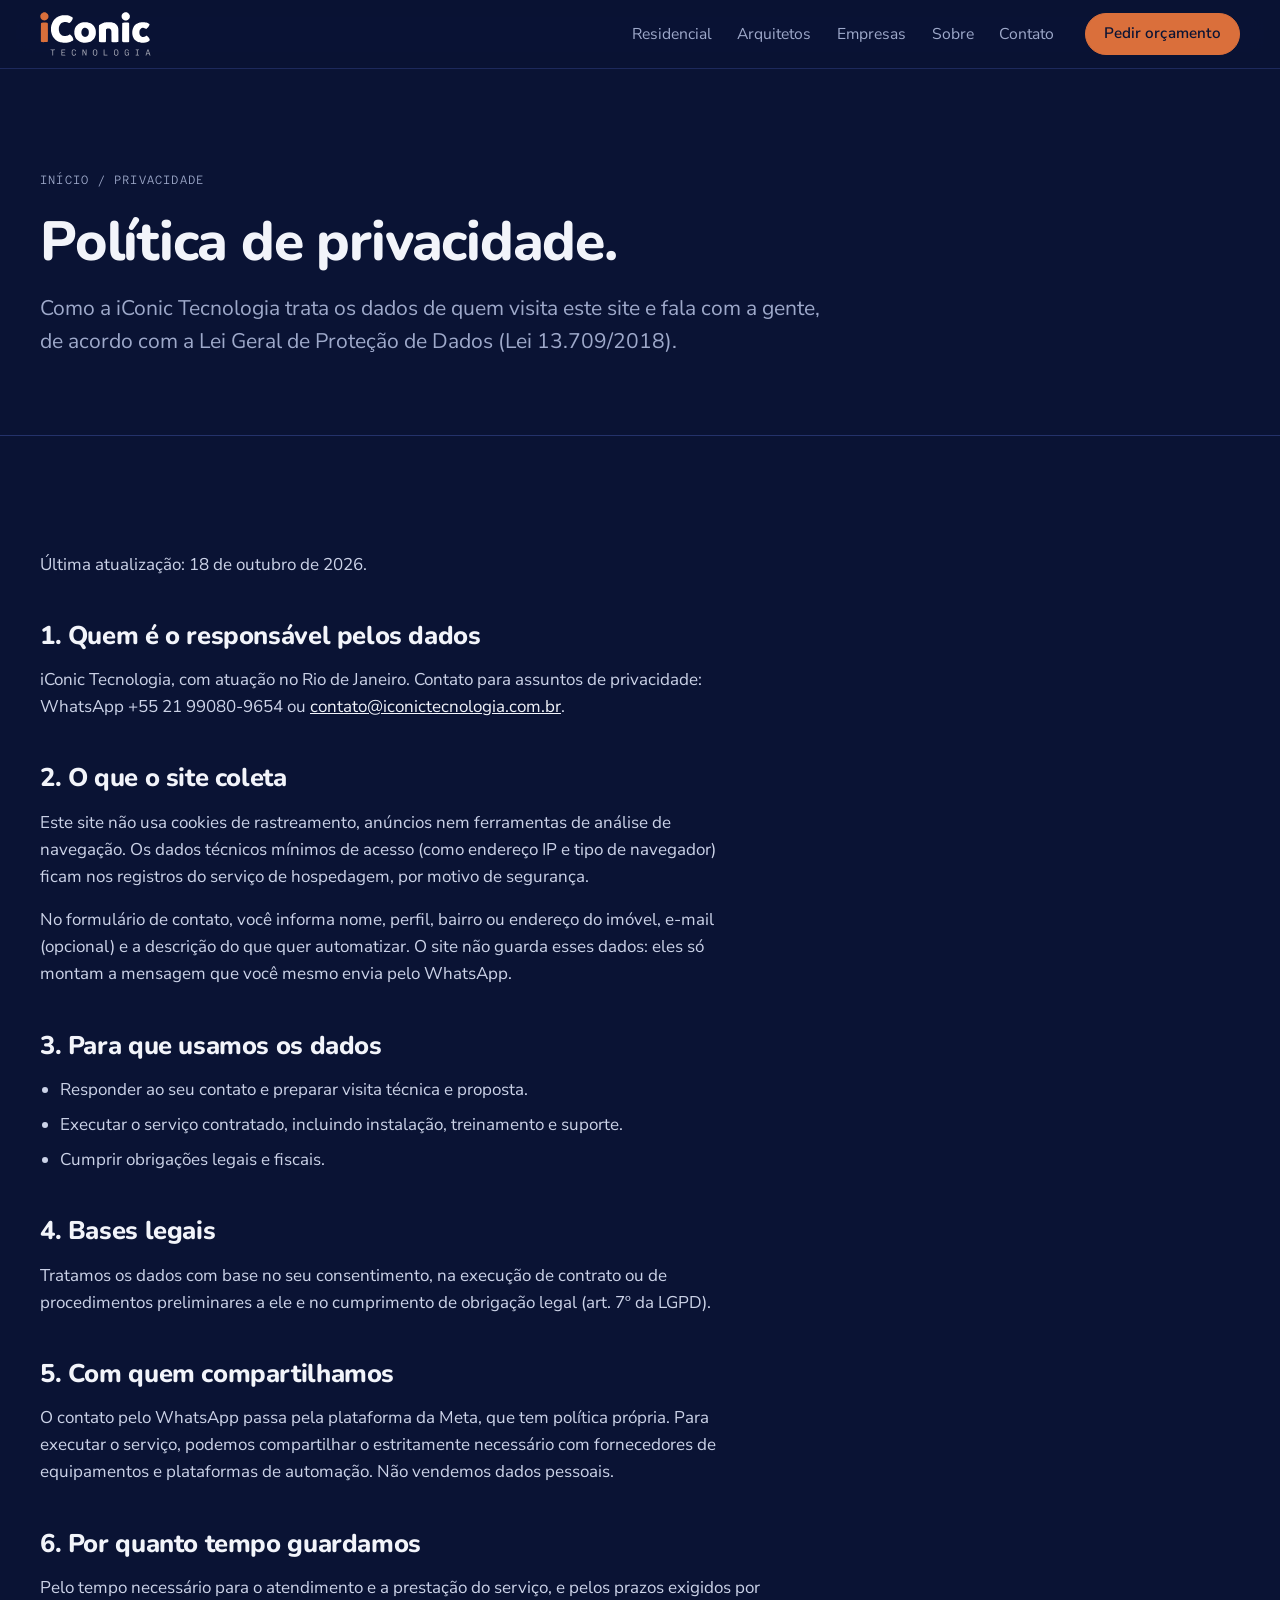
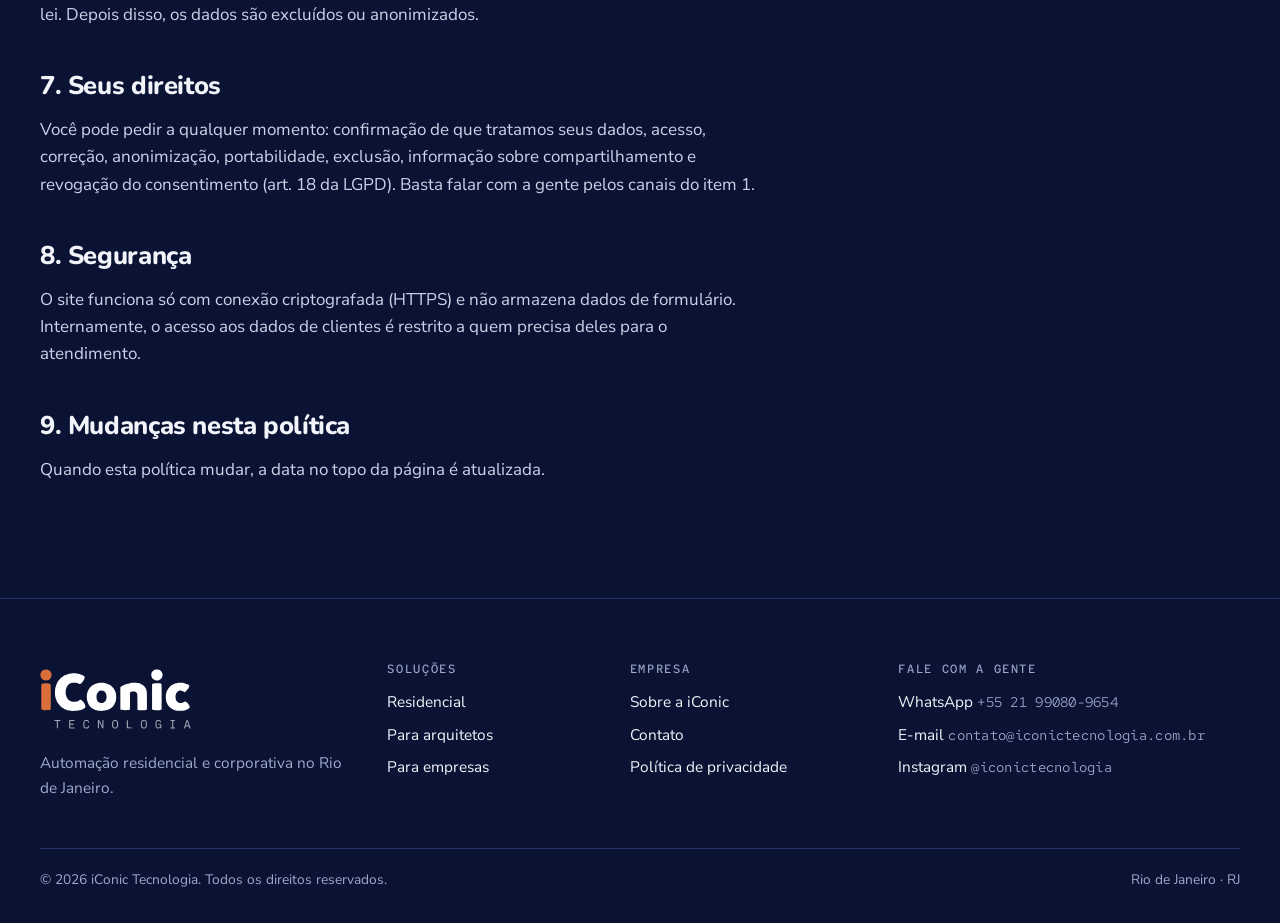
<file: privacidade.html>
<!doctype html>
<html lang="pt-BR">
<head>
  <meta http-equiv="Content-Security-Policy" content="default-src 'self'; script-src 'self' ; style-src 'self' 'unsafe-inline'; img-src 'self' data: blob: https:; media-src 'self' blob:; font-src 'self' data:; connect-src 'self'; frame-src https://www.youtube.com https://www.google.com; object-src 'none'; base-uri 'self'; form-action 'self' https://wa.me; frame-ancestors 'none'">
<meta charset="utf-8">
<meta name="viewport" content="width=device-width, initial-scale=1, viewport-fit=cover">
<title>Política de privacidade | iConic Tecnologia</title>
<meta name="claude:viewport-fit-sides" content="cover">
<meta name="description" content="Como a iConic Tecnologia trata dados pessoais, de acordo com a LGPD.">
<link rel="canonical" href="https://www.iconictecnologia.com.br/privacidade.html">
<meta name="robots" content="index, follow, max-image-preview:large">
<meta name="theme-color" content="#0a1334">
<meta name="referrer" content="strict-origin-when-cross-origin">
<meta name="format-detection" content="telephone=no">
<meta property="og:type" content="website">
<meta property="og:locale" content="pt_BR">
<meta property="og:site_name" content="iConic Tecnologia">
<meta property="og:title" content="Política de privacidade | iConic Tecnologia">
<meta property="og:description" content="Como a iConic Tecnologia trata dados pessoais, de acordo com a LGPD.">
<meta property="og:url" content="https://www.iconictecnologia.com.br/privacidade.html">
<meta property="og:image" content="https://www.iconictecnologia.com.br/assets/img/og-iconic.jpg">
<meta property="og:image:width" content="1200">
<meta property="og:image:height" content="630">
<meta property="og:image:alt" content="Logo da iConic Tecnologia e a frase: A casa inteira em um toque.">
<meta name="twitter:card" content="summary_large_image">
<link rel="icon" href="favicon.ico" sizes="any">
<link rel="icon" href="assets/favicon.svg" type="image/svg+xml">
<link rel="apple-touch-icon" href="assets/apple-touch-icon.png">
<link rel="manifest" href="site.webmanifest">
<link rel="preload" href="assets/fonts/nunito-sans-latin-400-normal.woff2" as="font" type="font/woff2" crossorigin>
<link rel="preload" href="assets/fonts/nunito-latin-800-normal.woff2" as="font" type="font/woff2" crossorigin>
<link rel="stylesheet" href="assets/css/site.css?v=b51ee9cc">
</head>
<body>
<svg width="0" height="0" style="position:absolute" aria-hidden="true" focusable="false"><defs><symbol id="i-air-vent" viewBox="0 0 24 24" fill="none" stroke="currentColor" stroke-width="1.75" stroke-linecap="round" stroke-linejoin="round"><path d="M18 17.5a2.5 2.5 0 1 1-4 2.03V12" /> <path d="M6 12H4a2 2 0 0 1-2-2V5a2 2 0 0 1 2-2h16a2 2 0 0 1 2 2v5a2 2 0 0 1-2 2h-2" /> <path d="M6 8h12" /> <path d="M6.6 15.572A2 2 0 1 0 10 17v-5" /></symbol><symbol id="i-arrow-right" viewBox="0 0 24 24" fill="none" stroke="currentColor" stroke-width="1.75" stroke-linecap="round" stroke-linejoin="round"><path d="M5 12h14" /> <path d="m12 5 7 7-7 7" /></symbol><symbol id="i-arrow-up-right" viewBox="0 0 24 24" fill="none" stroke="currentColor" stroke-width="1.75" stroke-linecap="round" stroke-linejoin="round"><path d="M7 7h10v10" /> <path d="M7 17 17 7" /></symbol><symbol id="i-bed-double" viewBox="0 0 24 24" fill="none" stroke="currentColor" stroke-width="1.75" stroke-linecap="round" stroke-linejoin="round"><path d="M2 20v-8a2 2 0 0 1 2-2h16a2 2 0 0 1 2 2v8" /> <path d="M4 10V6a2 2 0 0 1 2-2h12a2 2 0 0 1 2 2v4" /> <path d="M12 4v6" /> <path d="M2 18h20" /></symbol><symbol id="i-blinds" viewBox="0 0 24 24" fill="none" stroke="currentColor" stroke-width="1.75" stroke-linecap="round" stroke-linejoin="round"><path d="M3 3h18" /> <path d="M20 7H8" /> <path d="M20 11H8" /> <path d="M10 19h10" /> <path d="M8 15h12" /> <path d="M4 3v14" /> <circle cx="4" cy="19" r="2" /></symbol><symbol id="i-building-2" viewBox="0 0 24 24" fill="none" stroke="currentColor" stroke-width="1.75" stroke-linecap="round" stroke-linejoin="round"><path d="M10 12h4" /> <path d="M10 8h4" /> <path d="M14 21v-3a2 2 0 0 0-4 0v3" /> <path d="M6 10H4a2 2 0 0 0-2 2v7a2 2 0 0 0 2 2h16a2 2 0 0 0 2-2V9a2 2 0 0 0-2-2h-2" /> <path d="M6 21V5a2 2 0 0 1 2-2h8a2 2 0 0 1 2 2v16" /></symbol><symbol id="i-cable" viewBox="0 0 24 24" fill="none" stroke="currentColor" stroke-width="1.75" stroke-linecap="round" stroke-linejoin="round"><path d="M17 19a1 1 0 0 1-1-1v-2a2 2 0 0 1 2-2h2a2 2 0 0 1 2 2v2a1 1 0 0 1-1 1z" /> <path d="M17 21v-2" /> <path d="M19 14V6.5a1 1 0 0 0-7 0v11a1 1 0 0 1-7 0V10" /> <path d="M21 21v-2" /> <path d="M3 5V3" /> <path d="M4 10a2 2 0 0 1-2-2V6a1 1 0 0 1 1-1h4a1 1 0 0 1 1 1v2a2 2 0 0 1-2 2z" /> <path d="M7 5V3" /></symbol><symbol id="i-cctv" viewBox="0 0 24 24" fill="none" stroke="currentColor" stroke-width="1.75" stroke-linecap="round" stroke-linejoin="round"><path d="M16.75 12h3.632a1 1 0 0 1 .894 1.447l-2.034 4.069a1 1 0 0 1-1.708.134l-2.124-2.97" /> <path d="M17.106 9.053a1 1 0 0 1 .447 1.341l-3.106 6.211a1 1 0 0 1-1.342.447L3.61 12.3a2.92 2.92 0 0 1-1.3-3.91L3.69 5.6a2.92 2.92 0 0 1 3.92-1.3z" /> <path d="M2 19h3.76a2 2 0 0 0 1.8-1.1L9 15" /> <path d="M2 21v-4" /> <path d="M7 9h.01" /></symbol><symbol id="i-check" viewBox="0 0 24 24" fill="none" stroke="currentColor" stroke-width="1.75" stroke-linecap="round" stroke-linejoin="round"><path d="M20 6 9 17l-5-5" /></symbol><symbol id="i-clapperboard" viewBox="0 0 24 24" fill="none" stroke="currentColor" stroke-width="1.75" stroke-linecap="round" stroke-linejoin="round"><path d="m12.296 3.464 3.02 3.956" /> <path d="M20.2 6 3 11l-.9-2.4c-.3-1.1.3-2.2 1.3-2.5l13.5-4c1.1-.3 2.2.3 2.5 1.3z" /> <path d="M3 11h18v8a2 2 0 0 1-2 2H5a2 2 0 0 1-2-2z" /> <path d="m6.18 5.276 3.1 3.899" /></symbol><symbol id="i-clock" viewBox="0 0 24 24" fill="none" stroke="currentColor" stroke-width="1.75" stroke-linecap="round" stroke-linejoin="round"><circle cx="12" cy="12" r="10" /> <path d="M12 6v6l4 2" /></symbol><symbol id="i-door-open" viewBox="0 0 24 24" fill="none" stroke="currentColor" stroke-width="1.75" stroke-linecap="round" stroke-linejoin="round"><path d="M10 21H2" /> <path d="M10 3H7a2 2 0 00-2 2v16" /> <path d="M14 12h.01" /> <path d="M19 21V5a2 2 0 00-1.675-1.974l-6.163-1.013A1 1 0 0010 3v18a1 1 0 001.124.992z" /> <path d="M22 21h-3" /></symbol><symbol id="i-drafting-compass" viewBox="0 0 24 24" fill="none" stroke="currentColor" stroke-width="1.75" stroke-linecap="round" stroke-linejoin="round"><path d="m12.99 6.74 1.93 3.44" /> <path d="M19.136 12a10 10 0 0 1-14.271 0" /> <path d="m21 21-2.16-3.84" /> <path d="m3 21 8.02-14.26" /> <circle cx="12" cy="5" r="2" /></symbol><symbol id="i-house" viewBox="0 0 24 24" fill="none" stroke="currentColor" stroke-width="1.75" stroke-linecap="round" stroke-linejoin="round"><path d="M15 21v-8a1 1 0 0 0-1-1h-4a1 1 0 0 0-1 1v8" /> <path d="M3 10a2 2 0 0 1 .709-1.528l7-6a2 2 0 0 1 2.582 0l7 6A2 2 0 0 1 21 10v9a2 2 0 0 1-2 2H5a2 2 0 0 1-2-2z" /></symbol><symbol id="i-layers" viewBox="0 0 24 24" fill="none" stroke="currentColor" stroke-width="1.75" stroke-linecap="round" stroke-linejoin="round"><path d="M12.83 2.18a2 2 0 0 0-1.66 0L2.6 6.08a1 1 0 0 0 0 1.83l8.58 3.91a2 2 0 0 0 1.66 0l8.58-3.9a1 1 0 0 0 0-1.83z" /> <path d="M2 12a1 1 0 0 0 .58.91l8.6 3.91a2 2 0 0 0 1.65 0l8.58-3.9A1 1 0 0 0 22 12" /> <path d="M2 17a1 1 0 0 0 .58.91l8.6 3.91a2 2 0 0 0 1.65 0l8.58-3.9A1 1 0 0 0 22 17" /></symbol><symbol id="i-lightbulb" viewBox="0 0 24 24" fill="none" stroke="currentColor" stroke-width="1.75" stroke-linecap="round" stroke-linejoin="round"><path d="M15 14c.2-1 .7-1.7 1.5-2.5 1-.9 1.5-2.2 1.5-3.5A6 6 0 0 0 6 8c0 1 .2 2.2 1.5 3.5.7.7 1.3 1.5 1.5 2.5" /> <path d="M9 18h6" /> <path d="M10 22h4" /></symbol><symbol id="i-log-out" viewBox="0 0 24 24" fill="none" stroke="currentColor" stroke-width="1.75" stroke-linecap="round" stroke-linejoin="round"><path d="m16 17 5-5-5-5" /> <path d="M21 12H9" /> <path d="M9 21H5a2 2 0 0 1-2-2V5a2 2 0 0 1 2-2h4" /></symbol><symbol id="i-mail" viewBox="0 0 24 24" fill="none" stroke="currentColor" stroke-width="1.75" stroke-linecap="round" stroke-linejoin="round"><path d="m22 7-8.991 5.727a2 2 0 0 1-2.009 0L2 7" /> <rect x="2" y="4" width="20" height="16" rx="2" /></symbol><symbol id="i-menu" viewBox="0 0 24 24" fill="none" stroke="currentColor" stroke-width="1.75" stroke-linecap="round" stroke-linejoin="round"><path d="M4 5h16" /> <path d="M4 12h16" /> <path d="M4 19h16" /></symbol><symbol id="i-message-circle" viewBox="0 0 24 24" fill="none" stroke="currentColor" stroke-width="1.75" stroke-linecap="round" stroke-linejoin="round"><path d="M2.992 16.342a2 2 0 0 1 .094 1.167l-1.065 3.29a1 1 0 0 0 1.236 1.168l3.413-.998a2 2 0 0 1 1.099.092 10 10 0 1 0-4.777-4.719" /></symbol><symbol id="i-plus" viewBox="0 0 24 24" fill="none" stroke="currentColor" stroke-width="1.75" stroke-linecap="round" stroke-linejoin="round"><path d="M5 12h14" /> <path d="M12 5v14" /></symbol><symbol id="i-presentation" viewBox="0 0 24 24" fill="none" stroke="currentColor" stroke-width="1.75" stroke-linecap="round" stroke-linejoin="round"><path d="M2 3h20" /> <path d="M21 3v11a2 2 0 0 1-2 2H5a2 2 0 0 1-2-2V3" /> <path d="m7 21 5-5 5 5" /></symbol><symbol id="i-scan-face" viewBox="0 0 24 24" fill="none" stroke="currentColor" stroke-width="1.75" stroke-linecap="round" stroke-linejoin="round"><path d="M3 7V5a2 2 0 0 1 2-2h2" /> <path d="M17 3h2a2 2 0 0 1 2 2v2" /> <path d="M21 17v2a2 2 0 0 1-2 2h-2" /> <path d="M7 21H5a2 2 0 0 1-2-2v-2" /> <path d="M8 14s1.5 2 4 2 4-2 4-2" /> <path d="M9 9h.01" /> <path d="M15 9h.01" /></symbol><symbol id="i-shield-check" viewBox="0 0 24 24" fill="none" stroke="currentColor" stroke-width="1.75" stroke-linecap="round" stroke-linejoin="round"><path d="M20 13c0 5-3.5 7.5-7.66 8.95a1 1 0 0 1-.67-.01C7.5 20.5 4 18 4 13V6a1 1 0 0 1 1-1c2 0 4.5-1.2 6.24-2.72a1.17 1.17 0 0 1 1.52 0C14.51 3.81 17 5 19 5a1 1 0 0 1 1 1z" /> <path d="m9 12 2 2 4-4" /></symbol><symbol id="i-smartphone" viewBox="0 0 24 24" fill="none" stroke="currentColor" stroke-width="1.75" stroke-linecap="round" stroke-linejoin="round"><rect width="14" height="20" x="5" y="2" rx="2" ry="2" /> <path d="M12 18h.01" /></symbol><symbol id="i-sofa" viewBox="0 0 24 24" fill="none" stroke="currentColor" stroke-width="1.75" stroke-linecap="round" stroke-linejoin="round"><path d="M20 9V6a2 2 0 0 0-2-2H6a2 2 0 0 0-2 2v3" /> <path d="M2 16a2 2 0 0 0 2 2h16a2 2 0 0 0 2-2v-5a2 2 0 0 0-4 0v1.5a.5.5 0 0 1-.5.5h-11a.5.5 0 0 1-.5-.5V11a2 2 0 0 0-4 0z" /> <path d="M4 18v2" /> <path d="M20 18v2" /> <path d="M12 4v9" /></symbol><symbol id="i-speaker" viewBox="0 0 24 24" fill="none" stroke="currentColor" stroke-width="1.75" stroke-linecap="round" stroke-linejoin="round"><rect width="16" height="20" x="4" y="2" rx="2" /> <path d="M12 6h.01" /> <circle cx="12" cy="14" r="4" /> <path d="M12 14h.01" /></symbol><symbol id="i-sprout" viewBox="0 0 24 24" fill="none" stroke="currentColor" stroke-width="1.75" stroke-linecap="round" stroke-linejoin="round"><path d="M14 9.536V7a4 4 0 0 1 4-4h1.5a.5.5 0 0 1 .5.5V5a4 4 0 0 1-4 4 4 4 0 0 0-4 4c0 2 1 3 1 5a5 5 0 0 1-1 3" /> <path d="M4 9a5 5 0 0 1 8 4 5 5 0 0 1-8-4" /> <path d="M5 21h14" /></symbol><symbol id="i-trees" viewBox="0 0 24 24" fill="none" stroke="currentColor" stroke-width="1.75" stroke-linecap="round" stroke-linejoin="round"><path d="M10 10v.2A3 3 0 0 1 8.9 16H5a3 3 0 0 1-1-5.8V10a3 3 0 0 1 6 0Z" /> <path d="M7 16v6" /> <path d="M13 19v3" /> <path d="M12 19h8.3a1 1 0 0 0 .7-1.7L18 14h.3a1 1 0 0 0 .7-1.7L16 9h.2a1 1 0 0 0 .8-1.7L13 3l-1.4 1.5" /></symbol><symbol id="i-tv" viewBox="0 0 24 24" fill="none" stroke="currentColor" stroke-width="1.75" stroke-linecap="round" stroke-linejoin="round"><path d="m17 2-5 5-5-5" /> <rect width="20" height="15" x="2" y="7" rx="2" /></symbol><symbol id="i-utensils" viewBox="0 0 24 24" fill="none" stroke="currentColor" stroke-width="1.75" stroke-linecap="round" stroke-linejoin="round"><path d="M3 2v7c0 1.1.9 2 2 2h4a2 2 0 0 0 2-2V2" /> <path d="M7 2v20" /> <path d="M21 15V2a5 5 0 0 0-5 5v6c0 1.1.9 2 2 2h3Zm0 0v7" /></symbol><symbol id="i-video" viewBox="0 0 24 24" fill="none" stroke="currentColor" stroke-width="1.75" stroke-linecap="round" stroke-linejoin="round"><path d="m16 13 5.223 3.482a.5.5 0 0 0 .777-.416V7.87a.5.5 0 0 0-.752-.432L16 10.5" /> <rect x="2" y="6" width="14" height="12" rx="2" /></symbol><symbol id="i-volume-2" viewBox="0 0 24 24" fill="none" stroke="currentColor" stroke-width="1.75" stroke-linecap="round" stroke-linejoin="round"><path d="M11 4.702a.705.705 0 0 0-1.203-.498L6.413 7.587A1.4 1.4 0 0 1 5.416 8H3a1 1 0 0 0-1 1v6a1 1 0 0 0 1 1h2.416a1.4 1.4 0 0 1 .997.413l3.383 3.384A.705.705 0 0 0 11 19.298z" /> <path d="M16 9a5 5 0 0 1 0 6" /> <path d="M19.364 18.364a9 9 0 0 0 0-12.728" /></symbol><symbol id="i-volume-x" viewBox="0 0 24 24" fill="none" stroke="currentColor" stroke-width="1.75" stroke-linecap="round" stroke-linejoin="round"><path d="M11 4.702a.7.7 0 0 0-1.203-.498L6.413 7.587A1.4 1.4 0 0 1 5.416 8H3a1 1 0 0 0-1 1v6a1 1 0 0 0 1 1h2.416a1.4 1.4 0 0 1 .997.413l3.383 3.384A.7.7 0 0 0 11 19.298z" /> <path d="m16.5 14.5 5-5" /> <path d="m16.5 9.5 5 5" /></symbol><symbol id="i-waves" viewBox="0 0 24 24" fill="none" stroke="currentColor" stroke-width="1.75" stroke-linecap="round" stroke-linejoin="round"><path d="M2 12q2.5 2 5 0t5 0 5 0 5 0" /> <path d="M2 19q2.5 2 5 0t5 0 5 0 5 0" /> <path d="M2 5q2.5 2 5 0t5 0 5 0 5 0" /></symbol><symbol id="i-wifi" viewBox="0 0 24 24" fill="none" stroke="currentColor" stroke-width="1.75" stroke-linecap="round" stroke-linejoin="round"><path d="M12 20h.01" /> <path d="M2 8.82a15 15 0 0 1 20 0" /> <path d="M5 12.859a10 10 0 0 1 14 0" /> <path d="M8.5 16.429a5 5 0 0 1 7 0" /></symbol><symbol id="i-wrench" viewBox="0 0 24 24" fill="none" stroke="currentColor" stroke-width="1.75" stroke-linecap="round" stroke-linejoin="round"><path d="M14.7 6.3a1 1 0 0 0 0 1.4l1.6 1.6a1 1 0 0 0 1.4 0l3.106-3.105c.32-.322.863-.22.983.218a6 6 0 0 1-8.259 7.057l-7.91 7.91a1 1 0 0 1-2.999-3l7.91-7.91a6 6 0 0 1 7.057-8.259c.438.12.54.662.219.984z" /></symbol><symbol id="i-x" viewBox="0 0 24 24" fill="none" stroke="currentColor" stroke-width="1.75" stroke-linecap="round" stroke-linejoin="round"><path d="M18 6 6 18" /> <path d="m6 6 12 12" /></symbol></defs></svg>
<a class="skip-link" href="#conteudo">Pular para o conteúdo</a>
<header class="site-header">
  <div class="wrap">
    <a class="brand" href="index.html" aria-label="iConic Tecnologia, página inicial"><svg aria-hidden="true" focusable="false" xmlns="http://www.w3.org/2000/svg" viewBox="141.7 370.7 717.3 285.0"><path fill="#da6f3b" fill-rule="evenodd" d="M159.67 566.12C159.21 566.05 157.71 565.84 156.33 565.65C151.02 564.90 148.76 563.65 148.01 561.04C147.55 559.44 147.49 445.82 147.95 444.38C148.89 441.43 149.90 440.86 155.76 439.96C162.83 438.89 164.88 438.70 169.93 438.68C176.60 438.66 182.60 439.33 187.83 440.67C191.10 441.51 191.19 441.56 191.79 442.94C193.04 445.82 193.08 447.40 193.05 504.37C193.03 559.75 193.02 559.91 192.33 561.75C191.95 562.77 191.41 563.79 191.14 564.03C190.86 564.26 189.63 564.65 188.40 564.91C187.17 565.16 185.57 565.53 184.83 565.72C183.59 566.05 161.60 566.40 159.67 566.12ZM164.17 424.60C163.25 424.43 161.97 424.13 161.33 423.94C159.99 423.53 156.26 421.74 156.01 421.38C155.91 421.25 155.38 420.80 154.83 420.38C154.28 419.96 152.60 418.49 151.09 417.10C149.07 415.24 148.29 414.29 148.15 413.51C148.04 412.92 147.33 411.63 146.58 410.64C145.74 409.53 144.98 408.03 144.63 406.76C143.82 403.87 143.51 397.84 143.97 394.04C144.37 390.81 144.75 389.75 146.10 388.12C146.54 387.60 147.00 386.73 147.13 386.21C147.35 385.30 149.43 382.43 151.08 380.73C152.84 378.93 156.69 376.32 159.17 375.24C162.51 373.78 167.36 372.89 172.17 372.86L175.83 372.83L179.00 374.37C180.74 375.21 182.86 376.16 183.71 376.48C185.42 377.12 190.22 381.19 191.50 383.08C192.95 385.21 195.95 392.14 196.30 394.17C196.77 396.91 196.79 398.56 196.36 402.83C195.94 406.95 195.60 408.00 193.68 411.14C192.94 412.35 192.33 413.43 192.33 413.54C192.33 414.14 190.79 415.75 189.83 416.15C189.21 416.40 188.48 417.06 188.20 417.61C186.99 419.93 181.69 423.14 177.08 424.31C174.98 424.85 173.45 424.99 170.11 424.95C167.76 424.93 165.08 424.77 164.17 424.60Z"/><path fill="currentColor" fill-rule="evenodd" d="M292.67 569.68C286.59 569.03 283.61 568.65 282.27 568.35C281.48 568.17 279.18 567.71 277.17 567.32C272.90 566.49 270.26 565.81 268.78 565.14C268.21 564.88 267.57 564.67 267.38 564.67C267.18 564.67 266.46 564.42 265.76 564.12C265.07 563.82 264.20 563.45 263.83 563.31C259.87 561.71 257.29 560.51 256.96 560.12C256.75 559.86 255.28 558.95 253.70 558.11C250.19 556.22 246.72 553.99 244.50 552.20C239.72 548.35 231.98 540.27 229.14 536.17C228.50 535.25 227.41 533.68 226.70 532.67C224.04 528.87 223.08 526.95 219.33 517.98C216.51 511.25 214.55 504.21 213.62 497.50C212.94 492.55 212.84 490.60 212.86 482.00C212.89 473.23 212.99 471.52 213.76 466.17C214.24 462.87 214.86 459.42 215.12 458.50C215.39 457.58 215.84 456.01 216.13 455.00C217.14 451.44 218.09 448.77 220.40 443.00C222.52 437.72 223.11 436.42 224.17 434.71C224.35 434.41 225.17 432.97 225.98 431.50C226.80 430.03 228.12 428.01 228.93 427.00C229.73 425.99 231.31 423.99 232.44 422.56C233.57 421.12 235.24 419.09 236.15 418.06C238.86 414.96 248.97 406.60 251.94 404.99C252.80 404.53 254.10 403.77 254.83 403.31C257.34 401.74 263.04 399.22 269.50 396.82C271.33 396.13 273.28 395.38 273.83 395.14C275.63 394.35 283.48 392.72 290.00 391.79C296.14 390.91 309.03 390.98 315.86 391.93C321.88 392.78 329.05 394.21 330.67 394.90C331.31 395.17 333.18 395.85 334.83 396.39C336.48 396.94 339.53 398.20 341.60 399.19C343.66 400.19 345.46 401.00 345.60 401.00C346.02 401.01 349.79 403.00 351.11 403.91C354.05 405.94 354.54 409.58 352.71 415.80C351.19 420.97 349.45 424.28 345.85 428.89C345.11 429.84 344.00 431.29 343.39 432.13C341.35 434.90 337.20 438.90 334.68 440.52C332.72 441.78 331.82 442.15 330.44 442.27C328.85 442.40 328.47 442.28 326.10 440.90C323.42 439.33 321.65 438.61 317.33 437.33C315.96 436.92 314.50 436.46 314.10 436.31C313.69 436.15 311.41 435.85 309.02 435.64C304.56 435.25 296.07 435.63 293.83 436.33C287.21 438.39 285.10 439.15 283.63 440.02C281.67 441.18 279.83 442.50 278.81 443.49C278.42 443.86 276.95 445.28 275.54 446.65C271.24 450.79 267.73 457.26 265.76 464.67C264.06 471.03 263.95 471.78 263.77 478.70C263.57 486.16 263.96 491.20 264.99 494.33C265.33 495.34 266.08 497.74 266.67 499.67C268.06 504.19 268.58 505.31 271.42 509.97C273.64 513.60 275.39 515.66 277.33 516.93C277.79 517.23 278.93 518.12 279.87 518.91C282.04 520.72 288.71 524.11 291.42 524.77C292.56 525.04 294.25 525.45 295.17 525.67C297.51 526.23 306.59 526.46 310.17 526.05C311.82 525.86 314.23 525.47 315.53 525.18C318.41 524.55 325.23 521.56 327.82 519.79C331.36 517.39 331.70 517.24 334.01 517.22C335.98 517.20 336.35 517.31 338.06 518.45C340.15 519.83 346.68 526.31 349.36 529.66C351.53 532.37 352.34 533.68 353.29 536.00C353.70 537.01 354.17 538.13 354.33 538.50C356.62 543.69 357.67 547.39 357.67 550.30C357.67 552.54 357.60 552.73 356.49 553.96C355.85 554.68 354.23 555.97 352.91 556.84C351.58 557.71 349.88 558.84 349.12 559.35C347.62 560.35 346.20 561.02 341.33 563.05C334.02 566.09 327.79 567.56 314.67 569.35C311.22 569.82 296.13 570.04 292.67 569.68ZM426.00 569.29C422.92 569.01 421.89 568.86 416.00 567.81C412.95 567.27 408.03 566.01 404.88 564.95C396.29 562.08 385.04 554.32 379.08 547.17C376.39 543.94 373.00 539.27 373.00 538.80C373.00 538.59 372.78 538.23 372.50 538.00C372.22 537.77 372.00 537.40 372.00 537.18C372.00 536.95 371.19 535.28 370.21 533.47C368.15 529.69 366.77 525.50 365.26 518.44C364.21 513.54 364.20 513.41 364.18 503.83C364.17 493.85 364.27 492.73 365.89 485.67C367.92 476.81 372.87 466.74 378.40 460.25C380.69 457.57 387.27 451.15 389.35 449.57C392.84 446.93 402.97 441.77 407.33 440.41C418.21 437.03 421.84 436.50 434.17 436.50C443.84 436.50 445.14 436.61 452.17 437.99C458.29 439.20 468.03 442.92 472.66 445.83C473.30 446.23 474.96 447.23 476.33 448.03C479.19 449.71 488.06 458.02 490.86 461.64C492.27 463.47 498.67 474.84 498.67 475.52C498.67 475.64 498.88 476.21 499.13 476.78C499.89 478.49 501.59 483.70 501.97 485.50C503.53 492.91 504.08 504.82 503.20 512.56C502.62 517.75 502.01 520.78 500.75 524.83C499.70 528.19 499.49 528.68 496.28 535.18C493.87 540.04 493.03 541.40 489.63 545.95C486.98 549.48 479.35 556.45 476.52 557.91C475.99 558.18 474.84 558.91 473.97 559.52C471.09 561.54 465.62 564.11 460.67 565.77C451.35 568.88 437.29 570.30 426.00 569.29ZM798.17 569.16C791.45 568.46 781.99 566.50 778.67 565.11C778.02 564.84 777.20 564.50 776.83 564.35C771.14 562.00 765.26 558.37 759.67 553.77C755.39 550.25 753.61 548.20 749.22 541.71C747.88 539.73 744.10 531.99 743.17 529.33C742.76 528.14 742.18 526.15 741.88 524.92C741.59 523.68 741.12 521.73 740.84 520.58C739.36 514.55 738.85 500.59 739.84 493.50C740.97 485.52 743.17 477.89 745.82 472.84C750.66 463.63 752.25 461.37 757.80 455.71C762.88 450.55 764.56 449.16 768.17 447.18C769.45 446.48 771.18 445.53 772.00 445.07C772.82 444.60 774.48 443.73 775.67 443.11C776.86 442.50 778.06 441.86 778.33 441.68C779.11 441.17 787.56 438.64 790.17 438.13C797.46 436.71 801.21 436.34 808.44 436.33C817.60 436.33 821.03 436.76 830.00 439.01C834.73 440.20 837.64 441.29 841.83 443.41C846.77 445.92 849.12 447.39 850.38 448.77C851.24 449.72 851.33 449.99 851.13 451.29C850.82 453.35 849.23 457.50 847.33 461.17C844.68 466.29 842.56 468.99 836.83 474.50C833.78 477.43 830.96 480.02 830.56 480.24C828.87 481.18 827.02 480.63 824.00 478.30C821.11 476.07 816.71 474.26 812.77 473.69C804.39 472.45 797.83 474.99 791.93 481.76C789.48 484.57 788.39 486.63 787.03 491.00C785.65 495.42 785.21 499.27 785.44 504.83C785.64 509.75 786.30 513.57 787.36 515.90C787.71 516.67 788.00 517.40 788.00 517.52C788.00 518.03 790.14 521.91 791.10 523.16C792.73 525.27 795.26 527.54 797.40 528.82C798.49 529.47 799.48 530.00 799.61 530.00C799.73 530.00 800.25 530.22 800.75 530.48C802.29 531.29 805.68 532.03 808.67 532.22C814.64 532.61 821.19 530.84 825.48 527.69C828.94 525.15 830.21 524.57 832.01 524.74C834.21 524.95 835.45 525.87 840.95 531.32C845.24 535.57 846.12 536.69 848.45 540.82C848.97 541.74 849.89 543.32 850.49 544.33C851.63 546.25 853.00 550.79 853.00 552.62C853.00 554.21 852.30 555.03 848.22 558.22C842.22 562.91 833.27 566.90 826.67 567.83C825.84 567.95 824.04 568.25 822.67 568.50C816.30 569.67 805.84 569.95 798.17 569.16ZM620.00 566.80C615.20 566.52 608.15 565.59 607.19 565.10C606.63 564.82 605.83 564.28 605.42 563.90L604.67 563.22L604.66 530.19C604.64 495.60 604.68 496.61 603.20 489.90C602.09 484.90 599.00 481.12 594.50 479.28C590.87 477.78 589.53 477.59 583.74 477.74C578.70 477.88 577.91 477.98 575.50 478.82C572.59 479.84 570.91 480.84 570.05 482.05C569.55 482.77 569.49 486.22 569.33 522.67C569.21 553.02 569.07 562.67 568.76 563.21C568.54 563.59 567.56 564.28 566.60 564.73C563.66 566.10 559.20 566.50 546.83 566.50C531.23 566.50 525.87 565.79 524.17 563.52C523.51 562.63 523.50 562.15 523.43 511.56C523.37 472.50 523.45 460.09 523.76 458.76C524.07 457.44 524.55 456.61 525.75 455.35C527.34 453.66 530.96 451.12 533.69 449.76C538.08 447.58 543.00 445.43 546.97 443.95C549.43 443.04 551.83 442.10 552.31 441.86C553.30 441.35 564.83 438.60 569.00 437.87C576.85 436.50 580.24 436.28 590.50 436.44C603.01 436.63 606.62 437.12 615.67 439.83C618.34 440.63 620.91 441.67 622.83 442.75C624.48 443.67 626.57 444.79 627.47 445.24C629.53 446.26 633.73 449.47 635.52 451.38C636.96 452.92 641.39 458.44 642.62 460.23C644.33 462.72 647.29 470.84 648.30 475.83C649.64 482.48 649.67 483.39 649.67 523.50L649.67 562.62L648.85 563.59C647.03 565.75 641.73 566.68 630.33 566.82C625.84 566.88 621.19 566.86 620.00 566.80ZM687.50 566.45C686.95 566.39 684.85 566.17 682.83 565.97C677.07 565.41 674.93 564.51 674.35 562.42C673.83 560.53 673.92 444.62 674.44 442.83C675.04 440.80 676.67 440.14 682.67 439.53C690.34 438.74 697.61 438.55 704.33 438.97C713.77 439.56 717.96 440.38 718.75 441.79C719.38 442.91 719.65 468.49 719.55 517.83C719.49 545.10 719.34 562.21 719.14 562.83C718.89 563.59 718.35 564.06 716.93 564.75C715.35 565.52 714.21 565.75 709.94 566.17C705.39 566.61 690.49 566.80 687.50 566.45ZM439.83 531.65C445.90 530.06 450.10 526.96 453.44 521.61C455.56 518.20 456.80 514.56 457.50 509.69C458.80 500.69 457.24 490.32 453.75 484.67C452.22 482.19 448.48 478.14 446.52 476.84C442.97 474.49 438.78 473.33 433.89 473.35C427.05 473.37 423.53 474.95 417.55 480.65C415.15 482.96 413.48 485.60 412.50 488.67C412.18 489.68 411.72 491.10 411.47 491.83C409.46 497.92 409.58 507.66 411.76 515.23C414.01 523.02 419.63 528.99 427.04 531.47C430.25 532.54 436.11 532.62 439.83 531.65ZM693.50 425.29C689.78 424.83 685.50 423.26 682.17 421.12C680.02 419.75 675.45 415.07 673.75 412.50C671.34 408.88 670.24 404.42 670.23 398.33C670.22 392.82 671.67 387.49 673.79 385.26C674.19 384.84 674.74 384.05 675.01 383.50C675.28 382.95 676.62 381.37 678.00 380.00C680.71 377.28 683.42 375.70 688.00 374.14C692.29 372.69 692.96 372.60 698.00 372.77C702.66 372.92 702.96 372.98 706.45 374.29C711.16 376.07 713.31 377.33 715.62 379.65C718.68 382.74 722.05 388.19 723.22 391.92C724.08 394.67 724.07 402.23 723.20 405.67C722.49 408.50 720.52 412.45 718.73 414.67C717.19 416.56 713.38 420.37 712.50 420.90C711.66 421.39 707.58 423.39 705.93 424.10C703.48 425.17 697.32 425.76 693.50 425.29Z"/><path fill="currentColor" fill-opacity=".62" fill-rule="evenodd" d="M357.64 653.33C353.58 652.64 350.31 649.67 348.30 644.83C347.27 642.35 346.96 628.69 347.83 624.11C348.78 619.13 351.10 615.84 354.96 614.05C356.55 613.32 357.41 613.17 360.61 613.06C364.67 612.92 366.45 613.23 369.00 614.54C370.87 615.51 371.22 615.80 372.74 617.68C374.04 619.29 374.48 620.21 375.19 622.80C375.83 625.14 375.46 625.67 373.19 625.67L371.40 625.67L370.35 623.42C369.17 620.90 367.45 618.93 365.60 617.97C363.61 616.95 359.37 617.09 357.00 618.26C352.99 620.24 352.14 623.30 352.42 634.83C352.60 642.36 352.91 644.04 354.52 646.37C355.70 648.07 358.22 649.00 361.61 649.00C366.10 648.99 369.19 646.89 370.23 643.14C370.93 640.58 371.45 640.00 373.02 640.00C375.17 640.00 375.33 640.17 375.33 642.45C375.33 645.01 374.38 647.08 372.19 649.34C368.62 653.02 363.73 654.36 357.64 653.33ZM494.34 653.26C491.31 652.71 486.92 649.33 485.80 646.69C485.53 646.06 485.01 644.34 484.63 642.87C484.02 640.46 483.96 639.40 484.07 632.34C484.18 624.82 484.22 624.40 485.08 622.06C486.07 619.36 487.16 617.72 489.17 615.94C491.86 613.55 494.22 612.88 499.41 613.05C502.92 613.16 503.37 613.25 505.36 614.26C507.94 615.57 509.98 617.79 511.33 620.76C512.71 623.81 513.00 626.02 513.00 633.37C513.00 640.66 512.56 643.92 511.22 646.56C510.34 648.30 507.95 650.72 505.75 652.11C503.50 653.53 498.58 654.03 494.34 653.26ZM631.25 653.33C629.06 652.77 626.04 651.03 624.59 649.50C621.79 646.52 621.00 642.92 621.00 633.17C621.00 625.23 621.34 622.97 623.04 619.52C624.34 616.89 625.96 615.26 628.35 614.19C631.61 612.72 637.23 612.43 640.67 613.55C645.45 615.10 648.56 619.76 649.32 626.50C650.04 632.85 649.55 642.11 648.31 645.67C647.45 648.15 644.64 651.02 641.73 652.39C639.89 653.25 639.16 653.40 636.06 653.51C634.10 653.59 631.94 653.50 631.25 653.33ZM700.41 653.31C696.27 652.58 692.72 649.50 691.33 645.45C690.62 643.37 690.54 642.46 690.40 635.18C690.18 623.54 690.88 619.93 693.99 616.55C694.98 615.48 696.09 614.75 697.83 614.02C700.06 613.09 700.62 613.00 703.94 613.00C709.05 613.00 711.50 613.77 713.77 616.10C716.11 618.51 717.76 622.48 717.17 624.32C716.97 624.96 716.74 625.02 714.90 624.93L712.85 624.83L712.31 623.03C711.63 620.77 710.18 619.21 707.60 617.99C705.16 616.84 703.04 616.87 700.33 618.09C698.01 619.14 696.57 620.69 695.85 622.91C695.36 624.42 695.30 625.85 695.43 633.74C695.53 640.39 695.69 643.18 696.03 644.11C697.12 647.10 701.22 649.30 704.85 648.85C707.85 648.47 711.13 646.39 712.32 644.11C713.22 642.38 713.66 637.58 712.96 637.14C712.71 636.98 710.74 636.84 708.58 636.82C706.31 636.81 704.51 636.65 704.31 636.44C704.12 636.25 704.00 635.43 704.06 634.63L704.17 633.17L705.83 632.95C706.75 632.82 709.56 632.71 712.08 632.70C718.51 632.65 718.00 631.78 718.00 642.83C718.00 651.22 717.97 651.70 717.33 652.33C716.54 653.13 714.92 653.20 714.19 652.48C713.90 652.19 713.67 651.52 713.67 651.00C713.67 649.54 713.15 649.50 711.15 650.83C710.15 651.50 708.68 652.32 707.90 652.67C706.16 653.44 702.77 653.73 700.41 653.31ZM280.95 652.73C280.36 652.31 280.33 651.46 280.33 633.34C280.33 616.48 280.39 614.32 280.86 613.85C281.33 613.39 282.78 613.34 293.09 613.41L304.79 613.50L305.07 614.58C305.23 615.18 305.23 616.15 305.07 616.75L304.79 617.83L295.15 618.00L285.50 618.17L285.41 624.00C285.33 629.19 285.38 629.88 285.89 630.25C286.31 630.56 288.58 630.67 294.50 630.67C300.30 630.67 302.64 630.78 302.93 631.07C303.46 631.59 303.45 633.72 302.92 634.44C302.54 634.95 301.60 635.02 294.33 635.09C289.84 635.13 285.98 635.29 285.75 635.44C285.44 635.64 285.33 637.29 285.33 641.82C285.33 647.08 285.41 647.96 285.86 648.13C286.15 648.24 290.51 648.33 295.55 648.33C301.23 648.33 304.96 648.46 305.36 648.68C305.84 648.94 306.00 649.38 306.00 650.46C306.00 653.04 306.35 652.97 293.19 653.07C284.05 653.15 281.44 653.07 280.95 652.73ZM827.00 653.03C825.15 652.79 824.97 652.17 826.00 649.41C828.07 643.82 833.00 628.71 833.00 627.93C833.00 627.75 833.20 627.13 833.45 626.55C833.70 625.97 834.16 624.68 834.48 623.67C834.79 622.66 835.25 621.31 835.50 620.67C835.74 620.02 836.27 618.42 836.67 617.10C837.65 613.90 838.05 613.58 841.14 613.57C842.59 613.56 843.83 613.72 844.10 613.95C844.69 614.44 845.11 615.63 848.48 626.50C849.34 629.25 850.46 632.55 850.98 633.83C851.90 636.10 852.59 638.21 855.14 646.50C855.82 648.70 856.51 650.84 856.67 651.25C857.34 652.87 856.05 653.65 853.56 653.13C852.27 652.85 852.09 652.68 851.10 650.67C850.51 649.48 849.70 647.48 849.30 646.24C848.90 644.97 848.31 643.83 847.98 643.65C847.32 643.30 837.87 643.27 835.05 643.62L833.27 643.83L832.52 646.20C832.10 647.51 831.56 649.26 831.32 650.10C830.51 652.84 829.71 653.38 827.00 653.03ZM222.10 652.58C221.95 652.35 221.79 644.67 221.74 635.50C221.69 626.33 221.58 618.65 221.50 618.42C221.39 618.11 219.97 618.00 215.91 618.00C212.12 618.00 210.35 617.88 210.07 617.60C209.85 617.38 209.67 616.49 209.67 615.61C209.67 614.38 209.81 613.95 210.31 613.68C211.29 613.16 238.07 613.21 238.60 613.73C239.12 614.25 239.12 617.08 238.60 617.60C238.32 617.88 236.55 618.00 232.79 618.00C228.82 618.00 227.30 618.11 227.12 618.42C226.97 618.65 226.85 626.38 226.85 635.59C226.83 650.12 226.77 652.40 226.33 652.67C225.59 653.14 222.42 653.08 222.10 652.58ZM417.07 652.60C416.76 652.30 416.67 647.56 416.67 633.31C416.67 616.11 416.72 614.37 417.22 613.96C417.96 613.35 422.09 613.38 422.84 614.01C423.41 614.48 423.82 615.20 425.84 619.33C426.52 620.71 427.71 622.81 428.50 624.00C429.80 625.97 433.08 632.46 436.11 639.08C437.24 641.56 437.97 642.32 438.03 641.08C438.04 640.76 438.04 634.74 438.03 627.69C438.00 612.63 437.89 613.17 440.90 613.44C441.93 613.53 442.88 613.80 443.04 614.05C443.51 614.80 443.41 652.12 442.93 652.60C442.71 652.82 441.73 653.00 440.75 653.00C439.31 653.00 438.82 652.85 438.16 652.19C437.71 651.74 435.70 648.03 433.69 643.94C431.68 639.85 429.35 635.45 428.52 634.17C427.68 632.88 426.74 631.16 426.42 630.35C425.31 627.53 422.72 622.83 422.28 622.83C421.91 622.83 421.83 625.53 421.83 637.59C421.83 650.35 421.77 652.40 421.33 652.67C420.62 653.13 417.54 653.07 417.07 652.60ZM554.67 652.67C554.23 652.40 554.15 649.82 554.06 633.49C553.98 619.31 554.06 614.50 554.35 614.14C554.80 613.61 558.19 613.48 558.97 613.97C559.36 614.22 559.45 617.02 559.51 630.93C559.55 640.09 559.68 647.76 559.81 647.96C559.97 648.22 562.76 648.33 568.95 648.33C575.44 648.33 577.98 648.44 578.27 648.73C578.49 648.95 578.67 649.82 578.67 650.67C578.67 651.51 578.49 652.38 578.27 652.60C577.77 653.10 555.45 653.17 554.67 652.67ZM761.66 652.14C761.21 650.97 761.25 649.22 761.73 648.73C761.99 648.47 763.37 648.33 765.71 648.33C767.68 648.33 769.38 648.19 769.49 648.02C769.77 647.56 769.81 618.84 769.53 618.38C769.38 618.13 768.04 618.00 765.64 618.00C762.02 618.00 761.98 617.99 761.66 617.14C761.18 615.88 761.26 614.45 761.86 613.86C762.31 613.40 763.73 613.33 772.29 613.33C779.55 613.33 782.31 613.44 782.60 613.73C782.82 613.95 783.00 614.85 783.00 615.72C783.00 617.80 782.59 618.00 778.39 618.00C775.67 618.00 775.03 618.10 774.87 618.53C774.76 618.82 774.67 625.47 774.67 633.32C774.67 644.67 774.76 647.66 775.10 647.95C775.34 648.15 777.18 648.35 779.19 648.40L782.83 648.50L783.11 649.83C783.28 650.66 783.25 651.52 783.04 652.08L782.68 653.00L772.33 653.00L761.98 653.00L761.66 652.14ZM502.31 648.55C506.35 647.34 507.65 643.60 507.65 633.17C507.65 624.52 507.16 622.14 504.88 619.73C503.24 618.00 501.36 617.33 498.21 617.34C495.64 617.35 495.41 617.42 493.67 618.59C491.72 619.92 490.47 621.76 489.90 624.14C489.72 624.89 489.56 629.02 489.55 633.33C489.53 639.92 489.62 641.48 490.12 643.13C491.03 646.14 492.64 647.88 495.25 648.67C496.69 649.10 500.69 649.03 502.31 648.55ZM639.09 648.52C641.11 647.80 642.55 646.64 643.28 645.13C645.08 641.42 644.96 624.80 643.11 621.17C641.90 618.79 637.22 616.67 634.25 617.14C630.81 617.69 627.42 620.61 626.49 623.83C626.03 625.41 625.96 626.99 626.09 633.94C626.18 639.08 626.38 642.64 626.64 643.44C627.38 645.75 629.96 648.07 632.50 648.69C634.16 649.09 637.75 649.00 639.09 648.52ZM846.89 638.55C847.07 638.37 846.02 634.53 845.33 632.83C845.18 632.47 844.82 631.19 844.52 630.00C844.22 628.81 843.43 626.14 842.77 624.07C841.39 619.76 840.94 619.47 840.00 622.33C839.67 623.34 839.00 625.37 838.51 626.83C838.01 628.30 837.41 630.25 837.17 631.17C836.92 632.08 836.34 633.95 835.86 635.31C835.39 636.67 835.00 637.98 835.00 638.21C835.00 638.53 835.87 638.67 838.25 638.74C842.79 638.87 846.66 638.79 846.89 638.55Z"/></svg></a>
    <nav class="nav" aria-label="Principal">
      <ul class="nav-list">
        <li><a href="residencial.html">Residencial</a></li>
        <li><a href="arquitetos.html">Arquitetos</a></li>
        <li><a href="empresas.html">Empresas</a></li>
        <li><a href="sobre.html">Sobre</a></li>
        <li><a href="contato.html">Contato</a></li>
      </ul>
      <a class="btn btn--primary" href="https://wa.me/5521990809654?text=Ol%C3%A1%2C%20iConic%21%20Quero%20um%20or%C3%A7amento%20de%20automa%C3%A7%C3%A3o%20para%20a%20minha%20casa." target="_blank" rel="noopener">Pedir orçamento</a>
      <button class="menu-toggle" type="button" aria-expanded="false" aria-controls="mobile-nav">
        <svg aria-hidden="true"><use href="#i-menu"/></svg><span class="menu-label">Menu</span>
      </button>
    </nav>
  </div>
  <div id="mobile-nav" class="mobile-nav" hidden>
    <div class="wrap">
      <ul>
        <li><a href="residencial.html">Residencial<svg aria-hidden="true"><use href="#i-arrow-right"/></svg></a></li>
        <li><a href="arquitetos.html">Arquitetos<svg aria-hidden="true"><use href="#i-arrow-right"/></svg></a></li>
        <li><a href="empresas.html">Empresas<svg aria-hidden="true"><use href="#i-arrow-right"/></svg></a></li>
        <li><a href="sobre.html">Sobre<svg aria-hidden="true"><use href="#i-arrow-right"/></svg></a></li>
        <li><a href="contato.html">Contato<svg aria-hidden="true"><use href="#i-arrow-right"/></svg></a></li>
      </ul>
      <a class="btn btn--primary" href="https://wa.me/5521990809654?text=Ol%C3%A1%2C%20iConic%21%20Quero%20um%20or%C3%A7amento%20de%20automa%C3%A7%C3%A3o%20para%20a%20minha%20casa." target="_blank" rel="noopener"><svg aria-hidden="true"><use href="#i-message-circle"/></svg>Pedir orçamento pelo WhatsApp</a>
    </div>
  </div>
</header>
<main id="conteudo" tabindex="-1">
<section class="page-hero" aria-labelledby="page-title">
  <div class="wrap">
    <p class="breadcrumb"><a href="index.html">Início</a> / Privacidade</p>
    <h1 id="page-title" class="h1">Política de privacidade.</h1>
    <p class="lead">Como a iConic Tecnologia trata os dados de quem visita este site e fala com a gente, de acordo com a Lei Geral de Proteção de Dados (Lei 13.709/2018).</p>
  </div>
</section>
<section class="section">
  <div class="wrap">
    <div class="prose">
      <p class="muted">Última atualização: 18 de outubro de 2026.</p>
      <h2>1. Quem é o responsável pelos dados</h2>
      <p>iConic Tecnologia, com atuação no Rio de Janeiro. Contato para assuntos de privacidade: WhatsApp +55 21 99080-9654 ou <a href="mailto:contato@iconictecnologia.com.br">contato@iconictecnologia.com.br</a>.</p>
      <h2>2. O que o site coleta</h2>
      <p>Este site não usa cookies de rastreamento, anúncios nem ferramentas de análise de navegação. Os dados técnicos mínimos de acesso (como endereço IP e tipo de navegador) ficam nos registros do serviço de hospedagem, por motivo de segurança.</p>
      <p>No formulário de contato, você informa nome, perfil, bairro ou endereço do imóvel, e-mail (opcional) e a descrição do que quer automatizar. O site não guarda esses dados: eles só montam a mensagem que você mesmo envia pelo WhatsApp.</p>
      <h2>3. Para que usamos os dados</h2>
      <ul>
        <li>Responder ao seu contato e preparar visita técnica e proposta.</li>
        <li>Executar o serviço contratado, incluindo instalação, treinamento e suporte.</li>
        <li>Cumprir obrigações legais e fiscais.</li>
      </ul>
      <h2>4. Bases legais</h2>
      <p>Tratamos os dados com base no seu consentimento, na execução de contrato ou de procedimentos preliminares a ele e no cumprimento de obrigação legal (art. 7º da LGPD).</p>
      <h2>5. Com quem compartilhamos</h2>
      <p>O contato pelo WhatsApp passa pela plataforma da Meta, que tem política própria. Para executar o serviço, podemos compartilhar o estritamente necessário com fornecedores de equipamentos e plataformas de automação. Não vendemos dados pessoais.</p>
      <h2>6. Por quanto tempo guardamos</h2>
      <p>Pelo tempo necessário para o atendimento e a prestação do serviço, e pelos prazos exigidos por lei. Depois disso, os dados são excluídos ou anonimizados.</p>
      <h2>7. Seus direitos</h2>
      <p>Você pode pedir a qualquer momento: confirmação de que tratamos seus dados, acesso, correção, anonimização, portabilidade, exclusão, informação sobre compartilhamento e revogação do consentimento (art. 18 da LGPD). Basta falar com a gente pelos canais do item 1.</p>
      <h2>8. Segurança</h2>
      <p>O site funciona só com conexão criptografada (HTTPS) e não armazena dados de formulário. Internamente, o acesso aos dados de clientes é restrito a quem precisa deles para o atendimento.</p>
      <h2>9. Mudanças nesta política</h2>
      <p>Quando esta política mudar, a data no topo da página é atualizada.</p>
    </div>
  </div>
</section>
</main>
<footer class="site-footer">
  <div class="wrap">
    <div class="footer-grid">
      <div class="footer-brand">
        <a class="brand" href="index.html" aria-label="iConic Tecnologia, página inicial"><svg aria-hidden="true" focusable="false" xmlns="http://www.w3.org/2000/svg" viewBox="141.7 370.7 717.3 285.0"><path fill="#da6f3b" fill-rule="evenodd" d="M159.67 566.12C159.21 566.05 157.71 565.84 156.33 565.65C151.02 564.90 148.76 563.65 148.01 561.04C147.55 559.44 147.49 445.82 147.95 444.38C148.89 441.43 149.90 440.86 155.76 439.96C162.83 438.89 164.88 438.70 169.93 438.68C176.60 438.66 182.60 439.33 187.83 440.67C191.10 441.51 191.19 441.56 191.79 442.94C193.04 445.82 193.08 447.40 193.05 504.37C193.03 559.75 193.02 559.91 192.33 561.75C191.95 562.77 191.41 563.79 191.14 564.03C190.86 564.26 189.63 564.65 188.40 564.91C187.17 565.16 185.57 565.53 184.83 565.72C183.59 566.05 161.60 566.40 159.67 566.12ZM164.17 424.60C163.25 424.43 161.97 424.13 161.33 423.94C159.99 423.53 156.26 421.74 156.01 421.38C155.91 421.25 155.38 420.80 154.83 420.38C154.28 419.96 152.60 418.49 151.09 417.10C149.07 415.24 148.29 414.29 148.15 413.51C148.04 412.92 147.33 411.63 146.58 410.64C145.74 409.53 144.98 408.03 144.63 406.76C143.82 403.87 143.51 397.84 143.97 394.04C144.37 390.81 144.75 389.75 146.10 388.12C146.54 387.60 147.00 386.73 147.13 386.21C147.35 385.30 149.43 382.43 151.08 380.73C152.84 378.93 156.69 376.32 159.17 375.24C162.51 373.78 167.36 372.89 172.17 372.86L175.83 372.83L179.00 374.37C180.74 375.21 182.86 376.16 183.71 376.48C185.42 377.12 190.22 381.19 191.50 383.08C192.95 385.21 195.95 392.14 196.30 394.17C196.77 396.91 196.79 398.56 196.36 402.83C195.94 406.95 195.60 408.00 193.68 411.14C192.94 412.35 192.33 413.43 192.33 413.54C192.33 414.14 190.79 415.75 189.83 416.15C189.21 416.40 188.48 417.06 188.20 417.61C186.99 419.93 181.69 423.14 177.08 424.31C174.98 424.85 173.45 424.99 170.11 424.95C167.76 424.93 165.08 424.77 164.17 424.60Z"/><path fill="currentColor" fill-rule="evenodd" d="M292.67 569.68C286.59 569.03 283.61 568.65 282.27 568.35C281.48 568.17 279.18 567.71 277.17 567.32C272.90 566.49 270.26 565.81 268.78 565.14C268.21 564.88 267.57 564.67 267.38 564.67C267.18 564.67 266.46 564.42 265.76 564.12C265.07 563.82 264.20 563.45 263.83 563.31C259.87 561.71 257.29 560.51 256.96 560.12C256.75 559.86 255.28 558.95 253.70 558.11C250.19 556.22 246.72 553.99 244.50 552.20C239.72 548.35 231.98 540.27 229.14 536.17C228.50 535.25 227.41 533.68 226.70 532.67C224.04 528.87 223.08 526.95 219.33 517.98C216.51 511.25 214.55 504.21 213.62 497.50C212.94 492.55 212.84 490.60 212.86 482.00C212.89 473.23 212.99 471.52 213.76 466.17C214.24 462.87 214.86 459.42 215.12 458.50C215.39 457.58 215.84 456.01 216.13 455.00C217.14 451.44 218.09 448.77 220.40 443.00C222.52 437.72 223.11 436.42 224.17 434.71C224.35 434.41 225.17 432.97 225.98 431.50C226.80 430.03 228.12 428.01 228.93 427.00C229.73 425.99 231.31 423.99 232.44 422.56C233.57 421.12 235.24 419.09 236.15 418.06C238.86 414.96 248.97 406.60 251.94 404.99C252.80 404.53 254.10 403.77 254.83 403.31C257.34 401.74 263.04 399.22 269.50 396.82C271.33 396.13 273.28 395.38 273.83 395.14C275.63 394.35 283.48 392.72 290.00 391.79C296.14 390.91 309.03 390.98 315.86 391.93C321.88 392.78 329.05 394.21 330.67 394.90C331.31 395.17 333.18 395.85 334.83 396.39C336.48 396.94 339.53 398.20 341.60 399.19C343.66 400.19 345.46 401.00 345.60 401.00C346.02 401.01 349.79 403.00 351.11 403.91C354.05 405.94 354.54 409.58 352.71 415.80C351.19 420.97 349.45 424.28 345.85 428.89C345.11 429.84 344.00 431.29 343.39 432.13C341.35 434.90 337.20 438.90 334.68 440.52C332.72 441.78 331.82 442.15 330.44 442.27C328.85 442.40 328.47 442.28 326.10 440.90C323.42 439.33 321.65 438.61 317.33 437.33C315.96 436.92 314.50 436.46 314.10 436.31C313.69 436.15 311.41 435.85 309.02 435.64C304.56 435.25 296.07 435.63 293.83 436.33C287.21 438.39 285.10 439.15 283.63 440.02C281.67 441.18 279.83 442.50 278.81 443.49C278.42 443.86 276.95 445.28 275.54 446.65C271.24 450.79 267.73 457.26 265.76 464.67C264.06 471.03 263.95 471.78 263.77 478.70C263.57 486.16 263.96 491.20 264.99 494.33C265.33 495.34 266.08 497.74 266.67 499.67C268.06 504.19 268.58 505.31 271.42 509.97C273.64 513.60 275.39 515.66 277.33 516.93C277.79 517.23 278.93 518.12 279.87 518.91C282.04 520.72 288.71 524.11 291.42 524.77C292.56 525.04 294.25 525.45 295.17 525.67C297.51 526.23 306.59 526.46 310.17 526.05C311.82 525.86 314.23 525.47 315.53 525.18C318.41 524.55 325.23 521.56 327.82 519.79C331.36 517.39 331.70 517.24 334.01 517.22C335.98 517.20 336.35 517.31 338.06 518.45C340.15 519.83 346.68 526.31 349.36 529.66C351.53 532.37 352.34 533.68 353.29 536.00C353.70 537.01 354.17 538.13 354.33 538.50C356.62 543.69 357.67 547.39 357.67 550.30C357.67 552.54 357.60 552.73 356.49 553.96C355.85 554.68 354.23 555.97 352.91 556.84C351.58 557.71 349.88 558.84 349.12 559.35C347.62 560.35 346.20 561.02 341.33 563.05C334.02 566.09 327.79 567.56 314.67 569.35C311.22 569.82 296.13 570.04 292.67 569.68ZM426.00 569.29C422.92 569.01 421.89 568.86 416.00 567.81C412.95 567.27 408.03 566.01 404.88 564.95C396.29 562.08 385.04 554.32 379.08 547.17C376.39 543.94 373.00 539.27 373.00 538.80C373.00 538.59 372.78 538.23 372.50 538.00C372.22 537.77 372.00 537.40 372.00 537.18C372.00 536.95 371.19 535.28 370.21 533.47C368.15 529.69 366.77 525.50 365.26 518.44C364.21 513.54 364.20 513.41 364.18 503.83C364.17 493.85 364.27 492.73 365.89 485.67C367.92 476.81 372.87 466.74 378.40 460.25C380.69 457.57 387.27 451.15 389.35 449.57C392.84 446.93 402.97 441.77 407.33 440.41C418.21 437.03 421.84 436.50 434.17 436.50C443.84 436.50 445.14 436.61 452.17 437.99C458.29 439.20 468.03 442.92 472.66 445.83C473.30 446.23 474.96 447.23 476.33 448.03C479.19 449.71 488.06 458.02 490.86 461.64C492.27 463.47 498.67 474.84 498.67 475.52C498.67 475.64 498.88 476.21 499.13 476.78C499.89 478.49 501.59 483.70 501.97 485.50C503.53 492.91 504.08 504.82 503.20 512.56C502.62 517.75 502.01 520.78 500.75 524.83C499.70 528.19 499.49 528.68 496.28 535.18C493.87 540.04 493.03 541.40 489.63 545.95C486.98 549.48 479.35 556.45 476.52 557.91C475.99 558.18 474.84 558.91 473.97 559.52C471.09 561.54 465.62 564.11 460.67 565.77C451.35 568.88 437.29 570.30 426.00 569.29ZM798.17 569.16C791.45 568.46 781.99 566.50 778.67 565.11C778.02 564.84 777.20 564.50 776.83 564.35C771.14 562.00 765.26 558.37 759.67 553.77C755.39 550.25 753.61 548.20 749.22 541.71C747.88 539.73 744.10 531.99 743.17 529.33C742.76 528.14 742.18 526.15 741.88 524.92C741.59 523.68 741.12 521.73 740.84 520.58C739.36 514.55 738.85 500.59 739.84 493.50C740.97 485.52 743.17 477.89 745.82 472.84C750.66 463.63 752.25 461.37 757.80 455.71C762.88 450.55 764.56 449.16 768.17 447.18C769.45 446.48 771.18 445.53 772.00 445.07C772.82 444.60 774.48 443.73 775.67 443.11C776.86 442.50 778.06 441.86 778.33 441.68C779.11 441.17 787.56 438.64 790.17 438.13C797.46 436.71 801.21 436.34 808.44 436.33C817.60 436.33 821.03 436.76 830.00 439.01C834.73 440.20 837.64 441.29 841.83 443.41C846.77 445.92 849.12 447.39 850.38 448.77C851.24 449.72 851.33 449.99 851.13 451.29C850.82 453.35 849.23 457.50 847.33 461.17C844.68 466.29 842.56 468.99 836.83 474.50C833.78 477.43 830.96 480.02 830.56 480.24C828.87 481.18 827.02 480.63 824.00 478.30C821.11 476.07 816.71 474.26 812.77 473.69C804.39 472.45 797.83 474.99 791.93 481.76C789.48 484.57 788.39 486.63 787.03 491.00C785.65 495.42 785.21 499.27 785.44 504.83C785.64 509.75 786.30 513.57 787.36 515.90C787.71 516.67 788.00 517.40 788.00 517.52C788.00 518.03 790.14 521.91 791.10 523.16C792.73 525.27 795.26 527.54 797.40 528.82C798.49 529.47 799.48 530.00 799.61 530.00C799.73 530.00 800.25 530.22 800.75 530.48C802.29 531.29 805.68 532.03 808.67 532.22C814.64 532.61 821.19 530.84 825.48 527.69C828.94 525.15 830.21 524.57 832.01 524.74C834.21 524.95 835.45 525.87 840.95 531.32C845.24 535.57 846.12 536.69 848.45 540.82C848.97 541.74 849.89 543.32 850.49 544.33C851.63 546.25 853.00 550.79 853.00 552.62C853.00 554.21 852.30 555.03 848.22 558.22C842.22 562.91 833.27 566.90 826.67 567.83C825.84 567.95 824.04 568.25 822.67 568.50C816.30 569.67 805.84 569.95 798.17 569.16ZM620.00 566.80C615.20 566.52 608.15 565.59 607.19 565.10C606.63 564.82 605.83 564.28 605.42 563.90L604.67 563.22L604.66 530.19C604.64 495.60 604.68 496.61 603.20 489.90C602.09 484.90 599.00 481.12 594.50 479.28C590.87 477.78 589.53 477.59 583.74 477.74C578.70 477.88 577.91 477.98 575.50 478.82C572.59 479.84 570.91 480.84 570.05 482.05C569.55 482.77 569.49 486.22 569.33 522.67C569.21 553.02 569.07 562.67 568.76 563.21C568.54 563.59 567.56 564.28 566.60 564.73C563.66 566.10 559.20 566.50 546.83 566.50C531.23 566.50 525.87 565.79 524.17 563.52C523.51 562.63 523.50 562.15 523.43 511.56C523.37 472.50 523.45 460.09 523.76 458.76C524.07 457.44 524.55 456.61 525.75 455.35C527.34 453.66 530.96 451.12 533.69 449.76C538.08 447.58 543.00 445.43 546.97 443.95C549.43 443.04 551.83 442.10 552.31 441.86C553.30 441.35 564.83 438.60 569.00 437.87C576.85 436.50 580.24 436.28 590.50 436.44C603.01 436.63 606.62 437.12 615.67 439.83C618.34 440.63 620.91 441.67 622.83 442.75C624.48 443.67 626.57 444.79 627.47 445.24C629.53 446.26 633.73 449.47 635.52 451.38C636.96 452.92 641.39 458.44 642.62 460.23C644.33 462.72 647.29 470.84 648.30 475.83C649.64 482.48 649.67 483.39 649.67 523.50L649.67 562.62L648.85 563.59C647.03 565.75 641.73 566.68 630.33 566.82C625.84 566.88 621.19 566.86 620.00 566.80ZM687.50 566.45C686.95 566.39 684.85 566.17 682.83 565.97C677.07 565.41 674.93 564.51 674.35 562.42C673.83 560.53 673.92 444.62 674.44 442.83C675.04 440.80 676.67 440.14 682.67 439.53C690.34 438.74 697.61 438.55 704.33 438.97C713.77 439.56 717.96 440.38 718.75 441.79C719.38 442.91 719.65 468.49 719.55 517.83C719.49 545.10 719.34 562.21 719.14 562.83C718.89 563.59 718.35 564.06 716.93 564.75C715.35 565.52 714.21 565.75 709.94 566.17C705.39 566.61 690.49 566.80 687.50 566.45ZM439.83 531.65C445.90 530.06 450.10 526.96 453.44 521.61C455.56 518.20 456.80 514.56 457.50 509.69C458.80 500.69 457.24 490.32 453.75 484.67C452.22 482.19 448.48 478.14 446.52 476.84C442.97 474.49 438.78 473.33 433.89 473.35C427.05 473.37 423.53 474.95 417.55 480.65C415.15 482.96 413.48 485.60 412.50 488.67C412.18 489.68 411.72 491.10 411.47 491.83C409.46 497.92 409.58 507.66 411.76 515.23C414.01 523.02 419.63 528.99 427.04 531.47C430.25 532.54 436.11 532.62 439.83 531.65ZM693.50 425.29C689.78 424.83 685.50 423.26 682.17 421.12C680.02 419.75 675.45 415.07 673.75 412.50C671.34 408.88 670.24 404.42 670.23 398.33C670.22 392.82 671.67 387.49 673.79 385.26C674.19 384.84 674.74 384.05 675.01 383.50C675.28 382.95 676.62 381.37 678.00 380.00C680.71 377.28 683.42 375.70 688.00 374.14C692.29 372.69 692.96 372.60 698.00 372.77C702.66 372.92 702.96 372.98 706.45 374.29C711.16 376.07 713.31 377.33 715.62 379.65C718.68 382.74 722.05 388.19 723.22 391.92C724.08 394.67 724.07 402.23 723.20 405.67C722.49 408.50 720.52 412.45 718.73 414.67C717.19 416.56 713.38 420.37 712.50 420.90C711.66 421.39 707.58 423.39 705.93 424.10C703.48 425.17 697.32 425.76 693.50 425.29Z"/><path fill="currentColor" fill-opacity=".62" fill-rule="evenodd" d="M357.64 653.33C353.58 652.64 350.31 649.67 348.30 644.83C347.27 642.35 346.96 628.69 347.83 624.11C348.78 619.13 351.10 615.84 354.96 614.05C356.55 613.32 357.41 613.17 360.61 613.06C364.67 612.92 366.45 613.23 369.00 614.54C370.87 615.51 371.22 615.80 372.74 617.68C374.04 619.29 374.48 620.21 375.19 622.80C375.83 625.14 375.46 625.67 373.19 625.67L371.40 625.67L370.35 623.42C369.17 620.90 367.45 618.93 365.60 617.97C363.61 616.95 359.37 617.09 357.00 618.26C352.99 620.24 352.14 623.30 352.42 634.83C352.60 642.36 352.91 644.04 354.52 646.37C355.70 648.07 358.22 649.00 361.61 649.00C366.10 648.99 369.19 646.89 370.23 643.14C370.93 640.58 371.45 640.00 373.02 640.00C375.17 640.00 375.33 640.17 375.33 642.45C375.33 645.01 374.38 647.08 372.19 649.34C368.62 653.02 363.73 654.36 357.64 653.33ZM494.34 653.26C491.31 652.71 486.92 649.33 485.80 646.69C485.53 646.06 485.01 644.34 484.63 642.87C484.02 640.46 483.96 639.40 484.07 632.34C484.18 624.82 484.22 624.40 485.08 622.06C486.07 619.36 487.16 617.72 489.17 615.94C491.86 613.55 494.22 612.88 499.41 613.05C502.92 613.16 503.37 613.25 505.36 614.26C507.94 615.57 509.98 617.79 511.33 620.76C512.71 623.81 513.00 626.02 513.00 633.37C513.00 640.66 512.56 643.92 511.22 646.56C510.34 648.30 507.95 650.72 505.75 652.11C503.50 653.53 498.58 654.03 494.34 653.26ZM631.25 653.33C629.06 652.77 626.04 651.03 624.59 649.50C621.79 646.52 621.00 642.92 621.00 633.17C621.00 625.23 621.34 622.97 623.04 619.52C624.34 616.89 625.96 615.26 628.35 614.19C631.61 612.72 637.23 612.43 640.67 613.55C645.45 615.10 648.56 619.76 649.32 626.50C650.04 632.85 649.55 642.11 648.31 645.67C647.45 648.15 644.64 651.02 641.73 652.39C639.89 653.25 639.16 653.40 636.06 653.51C634.10 653.59 631.94 653.50 631.25 653.33ZM700.41 653.31C696.27 652.58 692.72 649.50 691.33 645.45C690.62 643.37 690.54 642.46 690.40 635.18C690.18 623.54 690.88 619.93 693.99 616.55C694.98 615.48 696.09 614.75 697.83 614.02C700.06 613.09 700.62 613.00 703.94 613.00C709.05 613.00 711.50 613.77 713.77 616.10C716.11 618.51 717.76 622.48 717.17 624.32C716.97 624.96 716.74 625.02 714.90 624.93L712.85 624.83L712.31 623.03C711.63 620.77 710.18 619.21 707.60 617.99C705.16 616.84 703.04 616.87 700.33 618.09C698.01 619.14 696.57 620.69 695.85 622.91C695.36 624.42 695.30 625.85 695.43 633.74C695.53 640.39 695.69 643.18 696.03 644.11C697.12 647.10 701.22 649.30 704.85 648.85C707.85 648.47 711.13 646.39 712.32 644.11C713.22 642.38 713.66 637.58 712.96 637.14C712.71 636.98 710.74 636.84 708.58 636.82C706.31 636.81 704.51 636.65 704.31 636.44C704.12 636.25 704.00 635.43 704.06 634.63L704.17 633.17L705.83 632.95C706.75 632.82 709.56 632.71 712.08 632.70C718.51 632.65 718.00 631.78 718.00 642.83C718.00 651.22 717.97 651.70 717.33 652.33C716.54 653.13 714.92 653.20 714.19 652.48C713.90 652.19 713.67 651.52 713.67 651.00C713.67 649.54 713.15 649.50 711.15 650.83C710.15 651.50 708.68 652.32 707.90 652.67C706.16 653.44 702.77 653.73 700.41 653.31ZM280.95 652.73C280.36 652.31 280.33 651.46 280.33 633.34C280.33 616.48 280.39 614.32 280.86 613.85C281.33 613.39 282.78 613.34 293.09 613.41L304.79 613.50L305.07 614.58C305.23 615.18 305.23 616.15 305.07 616.75L304.79 617.83L295.15 618.00L285.50 618.17L285.41 624.00C285.33 629.19 285.38 629.88 285.89 630.25C286.31 630.56 288.58 630.67 294.50 630.67C300.30 630.67 302.64 630.78 302.93 631.07C303.46 631.59 303.45 633.72 302.92 634.44C302.54 634.95 301.60 635.02 294.33 635.09C289.84 635.13 285.98 635.29 285.75 635.44C285.44 635.64 285.33 637.29 285.33 641.82C285.33 647.08 285.41 647.96 285.86 648.13C286.15 648.24 290.51 648.33 295.55 648.33C301.23 648.33 304.96 648.46 305.36 648.68C305.84 648.94 306.00 649.38 306.00 650.46C306.00 653.04 306.35 652.97 293.19 653.07C284.05 653.15 281.44 653.07 280.95 652.73ZM827.00 653.03C825.15 652.79 824.97 652.17 826.00 649.41C828.07 643.82 833.00 628.71 833.00 627.93C833.00 627.75 833.20 627.13 833.45 626.55C833.70 625.97 834.16 624.68 834.48 623.67C834.79 622.66 835.25 621.31 835.50 620.67C835.74 620.02 836.27 618.42 836.67 617.10C837.65 613.90 838.05 613.58 841.14 613.57C842.59 613.56 843.83 613.72 844.10 613.95C844.69 614.44 845.11 615.63 848.48 626.50C849.34 629.25 850.46 632.55 850.98 633.83C851.90 636.10 852.59 638.21 855.14 646.50C855.82 648.70 856.51 650.84 856.67 651.25C857.34 652.87 856.05 653.65 853.56 653.13C852.27 652.85 852.09 652.68 851.10 650.67C850.51 649.48 849.70 647.48 849.30 646.24C848.90 644.97 848.31 643.83 847.98 643.65C847.32 643.30 837.87 643.27 835.05 643.62L833.27 643.83L832.52 646.20C832.10 647.51 831.56 649.26 831.32 650.10C830.51 652.84 829.71 653.38 827.00 653.03ZM222.10 652.58C221.95 652.35 221.79 644.67 221.74 635.50C221.69 626.33 221.58 618.65 221.50 618.42C221.39 618.11 219.97 618.00 215.91 618.00C212.12 618.00 210.35 617.88 210.07 617.60C209.85 617.38 209.67 616.49 209.67 615.61C209.67 614.38 209.81 613.95 210.31 613.68C211.29 613.16 238.07 613.21 238.60 613.73C239.12 614.25 239.12 617.08 238.60 617.60C238.32 617.88 236.55 618.00 232.79 618.00C228.82 618.00 227.30 618.11 227.12 618.42C226.97 618.65 226.85 626.38 226.85 635.59C226.83 650.12 226.77 652.40 226.33 652.67C225.59 653.14 222.42 653.08 222.10 652.58ZM417.07 652.60C416.76 652.30 416.67 647.56 416.67 633.31C416.67 616.11 416.72 614.37 417.22 613.96C417.96 613.35 422.09 613.38 422.84 614.01C423.41 614.48 423.82 615.20 425.84 619.33C426.52 620.71 427.71 622.81 428.50 624.00C429.80 625.97 433.08 632.46 436.11 639.08C437.24 641.56 437.97 642.32 438.03 641.08C438.04 640.76 438.04 634.74 438.03 627.69C438.00 612.63 437.89 613.17 440.90 613.44C441.93 613.53 442.88 613.80 443.04 614.05C443.51 614.80 443.41 652.12 442.93 652.60C442.71 652.82 441.73 653.00 440.75 653.00C439.31 653.00 438.82 652.85 438.16 652.19C437.71 651.74 435.70 648.03 433.69 643.94C431.68 639.85 429.35 635.45 428.52 634.17C427.68 632.88 426.74 631.16 426.42 630.35C425.31 627.53 422.72 622.83 422.28 622.83C421.91 622.83 421.83 625.53 421.83 637.59C421.83 650.35 421.77 652.40 421.33 652.67C420.62 653.13 417.54 653.07 417.07 652.60ZM554.67 652.67C554.23 652.40 554.15 649.82 554.06 633.49C553.98 619.31 554.06 614.50 554.35 614.14C554.80 613.61 558.19 613.48 558.97 613.97C559.36 614.22 559.45 617.02 559.51 630.93C559.55 640.09 559.68 647.76 559.81 647.96C559.97 648.22 562.76 648.33 568.95 648.33C575.44 648.33 577.98 648.44 578.27 648.73C578.49 648.95 578.67 649.82 578.67 650.67C578.67 651.51 578.49 652.38 578.27 652.60C577.77 653.10 555.45 653.17 554.67 652.67ZM761.66 652.14C761.21 650.97 761.25 649.22 761.73 648.73C761.99 648.47 763.37 648.33 765.71 648.33C767.68 648.33 769.38 648.19 769.49 648.02C769.77 647.56 769.81 618.84 769.53 618.38C769.38 618.13 768.04 618.00 765.64 618.00C762.02 618.00 761.98 617.99 761.66 617.14C761.18 615.88 761.26 614.45 761.86 613.86C762.31 613.40 763.73 613.33 772.29 613.33C779.55 613.33 782.31 613.44 782.60 613.73C782.82 613.95 783.00 614.85 783.00 615.72C783.00 617.80 782.59 618.00 778.39 618.00C775.67 618.00 775.03 618.10 774.87 618.53C774.76 618.82 774.67 625.47 774.67 633.32C774.67 644.67 774.76 647.66 775.10 647.95C775.34 648.15 777.18 648.35 779.19 648.40L782.83 648.50L783.11 649.83C783.28 650.66 783.25 651.52 783.04 652.08L782.68 653.00L772.33 653.00L761.98 653.00L761.66 652.14ZM502.31 648.55C506.35 647.34 507.65 643.60 507.65 633.17C507.65 624.52 507.16 622.14 504.88 619.73C503.24 618.00 501.36 617.33 498.21 617.34C495.64 617.35 495.41 617.42 493.67 618.59C491.72 619.92 490.47 621.76 489.90 624.14C489.72 624.89 489.56 629.02 489.55 633.33C489.53 639.92 489.62 641.48 490.12 643.13C491.03 646.14 492.64 647.88 495.25 648.67C496.69 649.10 500.69 649.03 502.31 648.55ZM639.09 648.52C641.11 647.80 642.55 646.64 643.28 645.13C645.08 641.42 644.96 624.80 643.11 621.17C641.90 618.79 637.22 616.67 634.25 617.14C630.81 617.69 627.42 620.61 626.49 623.83C626.03 625.41 625.96 626.99 626.09 633.94C626.18 639.08 626.38 642.64 626.64 643.44C627.38 645.75 629.96 648.07 632.50 648.69C634.16 649.09 637.75 649.00 639.09 648.52ZM846.89 638.55C847.07 638.37 846.02 634.53 845.33 632.83C845.18 632.47 844.82 631.19 844.52 630.00C844.22 628.81 843.43 626.14 842.77 624.07C841.39 619.76 840.94 619.47 840.00 622.33C839.67 623.34 839.00 625.37 838.51 626.83C838.01 628.30 837.41 630.25 837.17 631.17C836.92 632.08 836.34 633.95 835.86 635.31C835.39 636.67 835.00 637.98 835.00 638.21C835.00 638.53 835.87 638.67 838.25 638.74C842.79 638.87 846.66 638.79 846.89 638.55Z"/></svg></a>
        <p>Automação residencial e corporativa no Rio de Janeiro.</p>
      </div>
      <div class="footer-col">
        <h2>Soluções</h2>
        <ul>
          <li><a href="residencial.html">Residencial</a></li>
          <li><a href="arquitetos.html">Para arquitetos</a></li>
          <li><a href="empresas.html">Para empresas</a></li>
        </ul>
      </div>
      <div class="footer-col">
        <h2>Empresa</h2>
        <ul>
          <li><a href="sobre.html">Sobre a iConic</a></li>
          <li><a href="contato.html">Contato</a></li>
          <li><a href="privacidade.html">Política de privacidade</a></li>
        </ul>
      </div>
      <div class="footer-col">
        <h2>Fale com a gente</h2>
        <ul>
          <li><a href="https://wa.me/5521990809654?text=Ol%C3%A1%2C%20iConic%21%20Quero%20um%20or%C3%A7amento%20de%20automa%C3%A7%C3%A3o%20para%20a%20minha%20casa." target="_blank" rel="noopener">WhatsApp</a> <span class="mono">+55 21 99080-9654</span></li>
          <li><a href="mailto:contato@iconictecnologia.com.br">E-mail</a> <span class="mono">contato@iconictecnologia.com.br</span></li>
          <li><a href="https://www.instagram.com/iconictecnologia/" target="_blank" rel="noopener">Instagram</a> <span class="mono">@iconictecnologia</span></li>
        </ul>
      </div>
    </div>
    <div class="footer-bottom">
      <p>© 2026 iConic Tecnologia. Todos os direitos reservados.</p>
      <p>Rio de Janeiro · RJ</p>
    </div>
  </div>
</footer>
<script src="assets/js/site.js?v=b51ee9cc" defer></script>
</body>
</html>
</file>
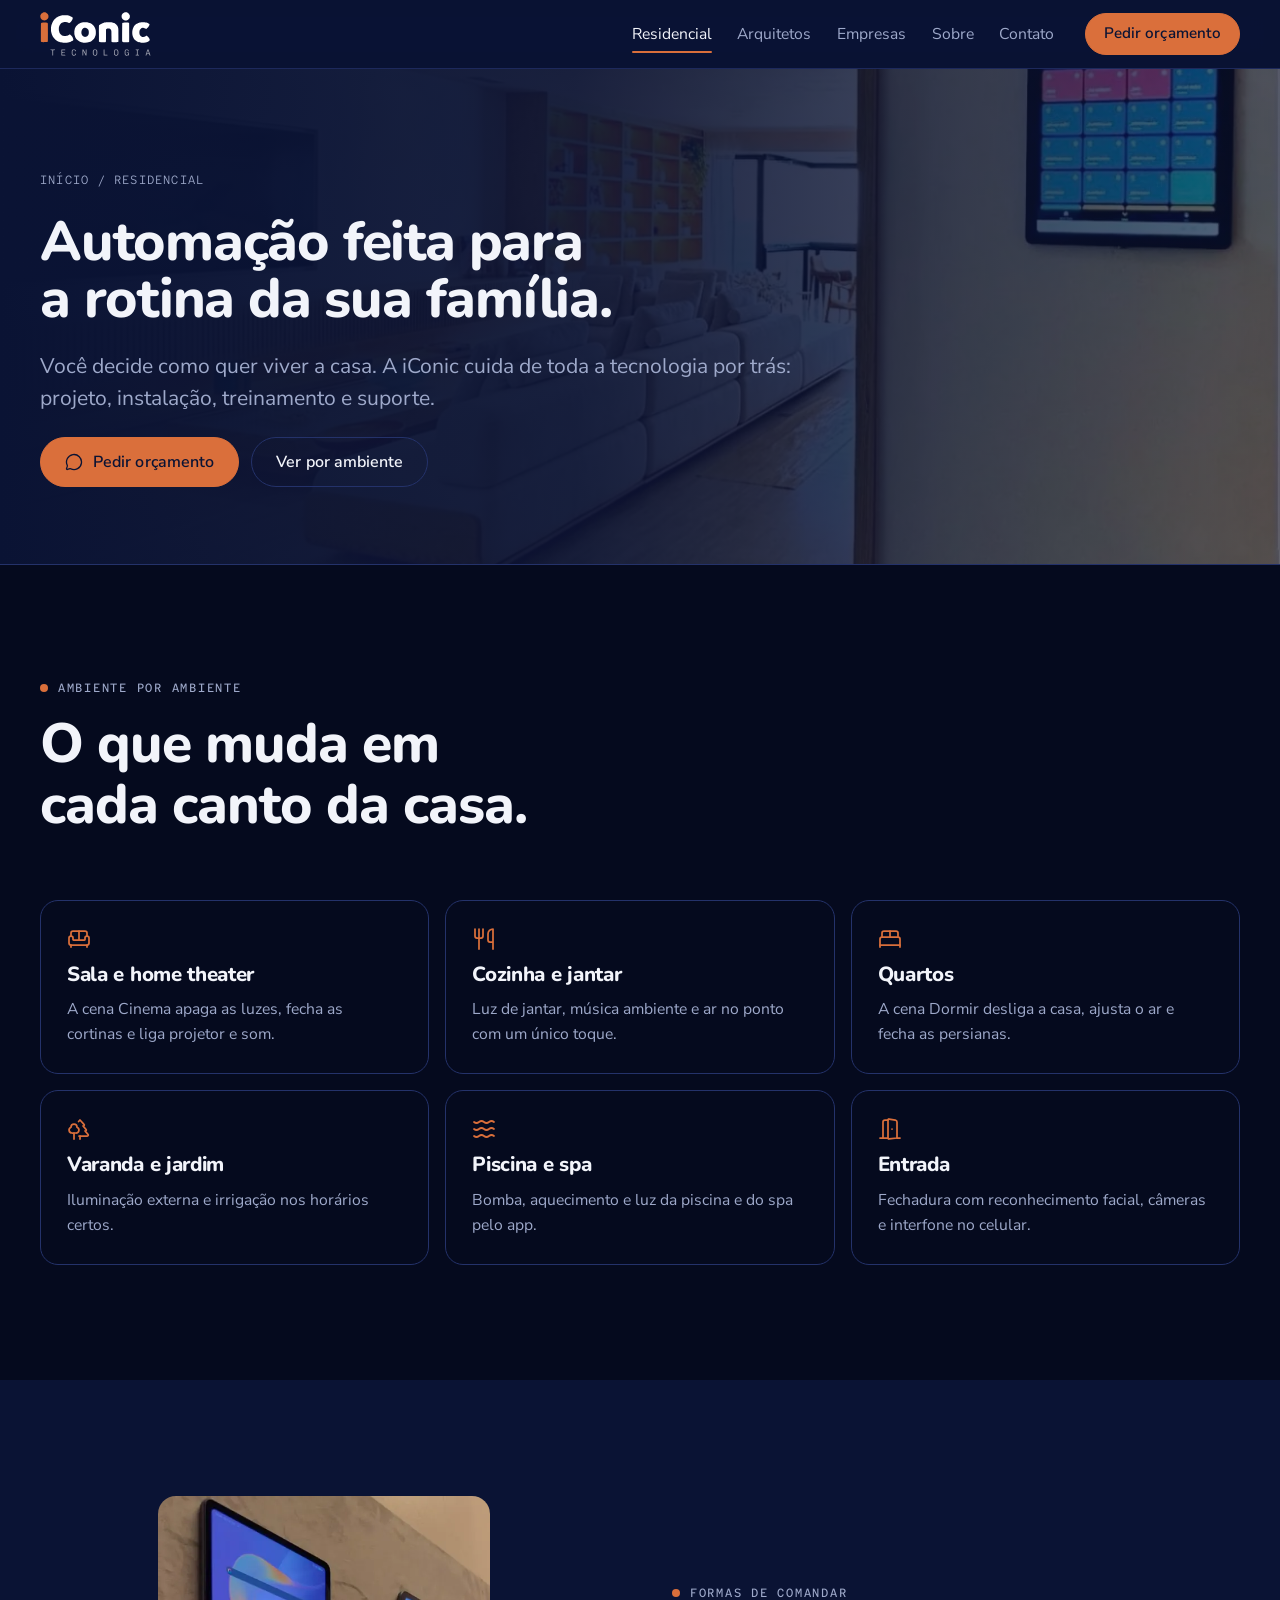
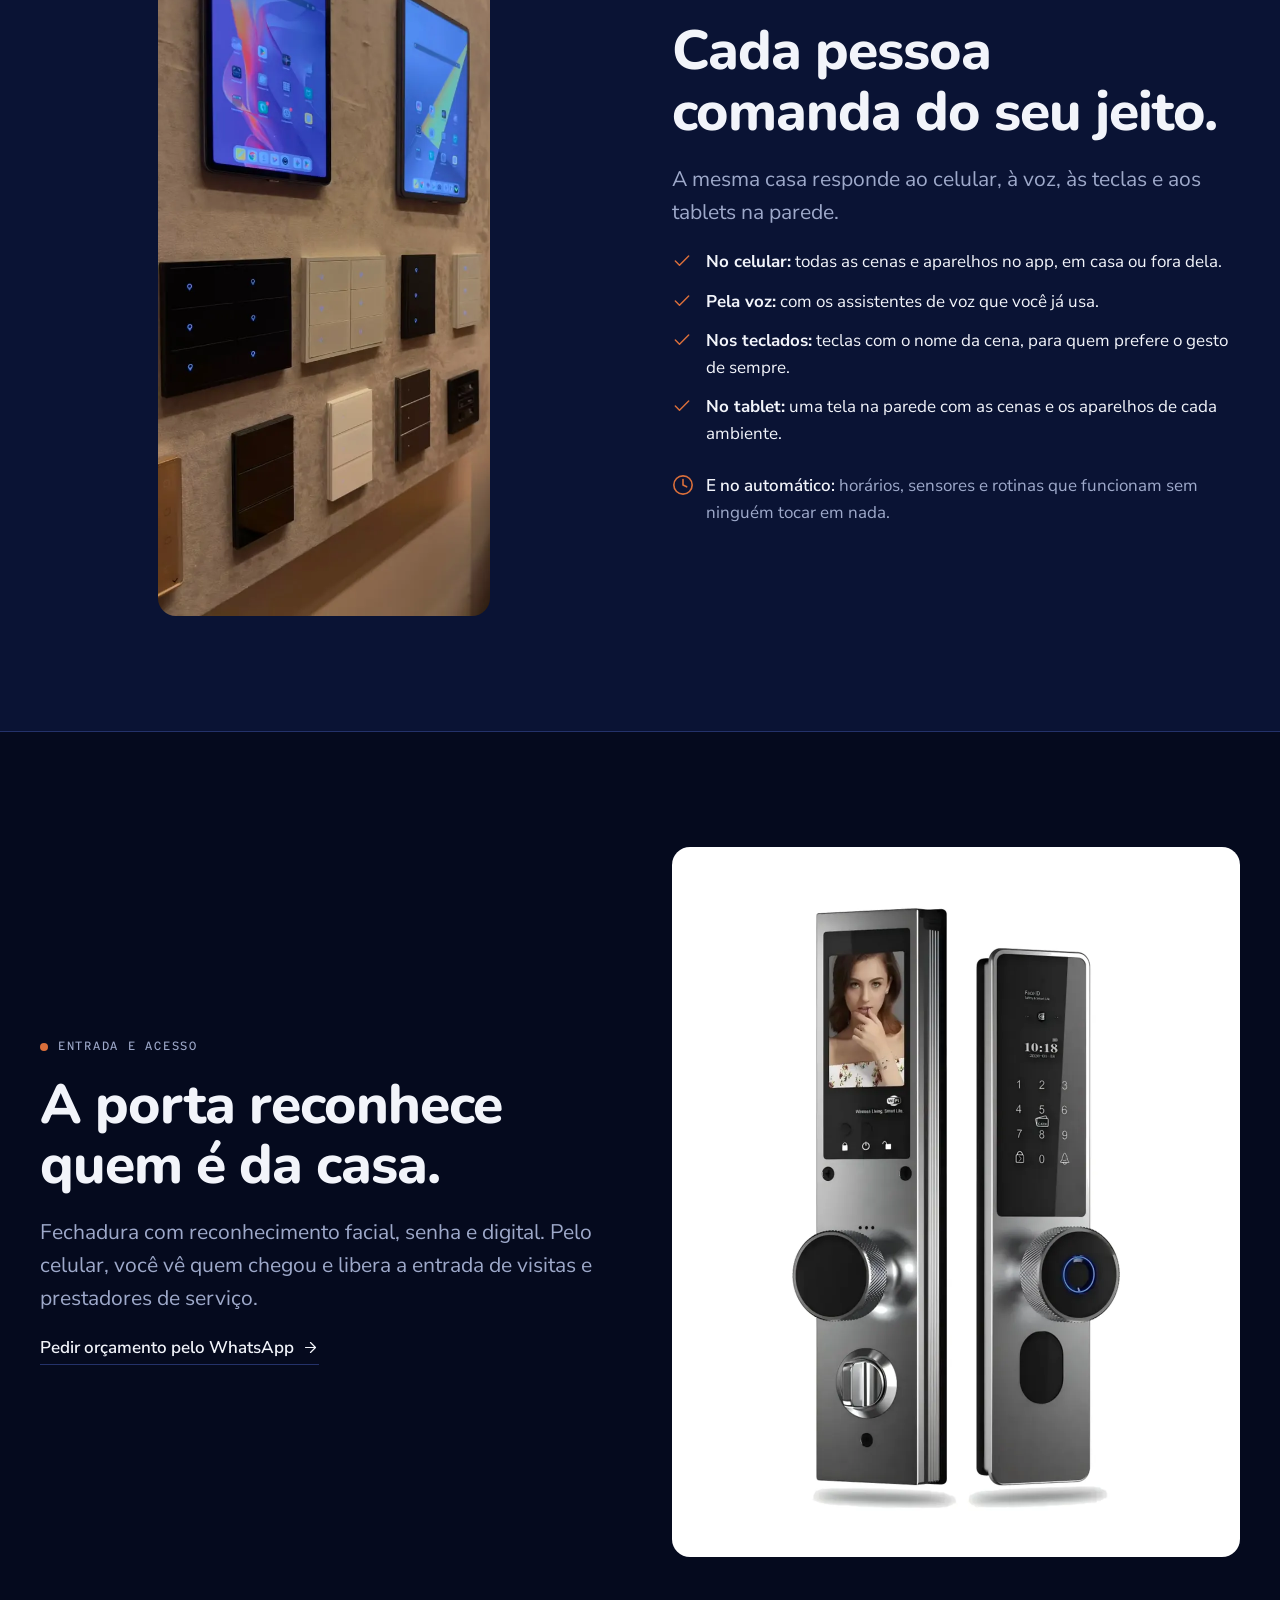
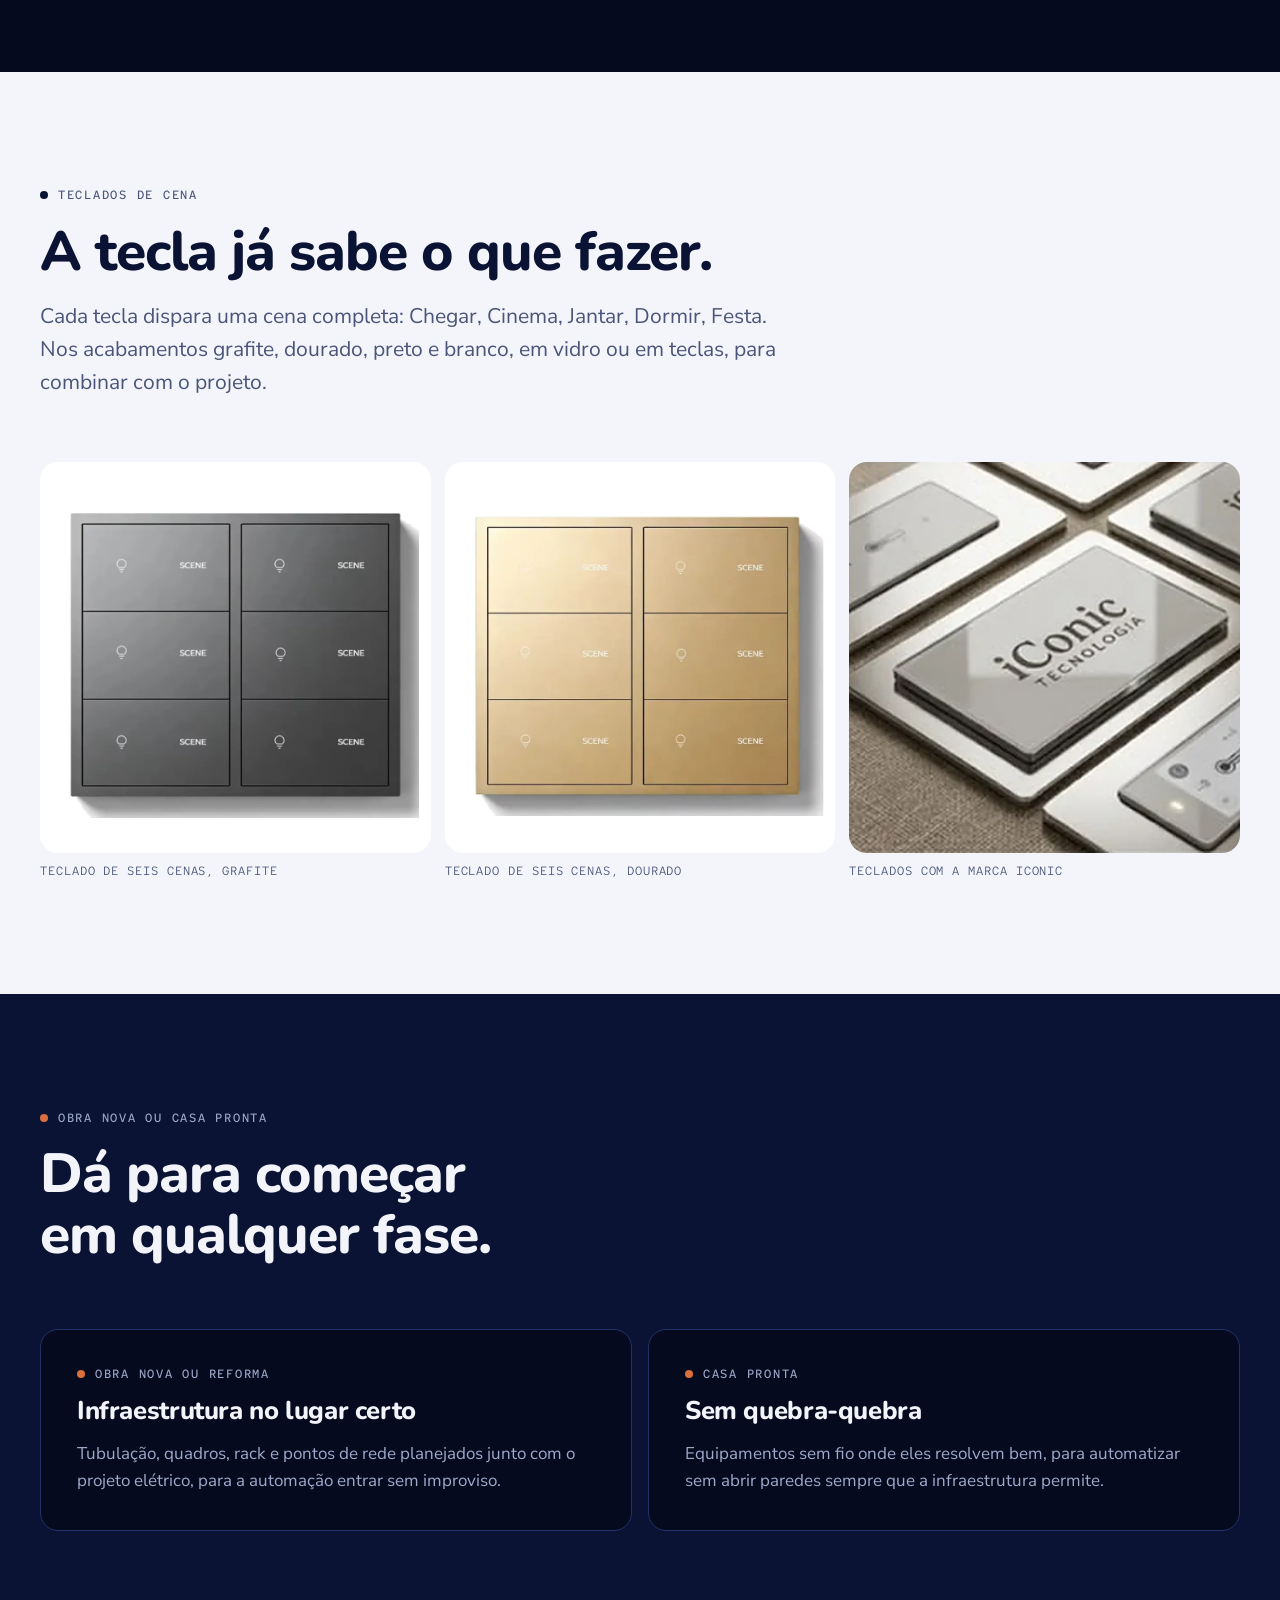
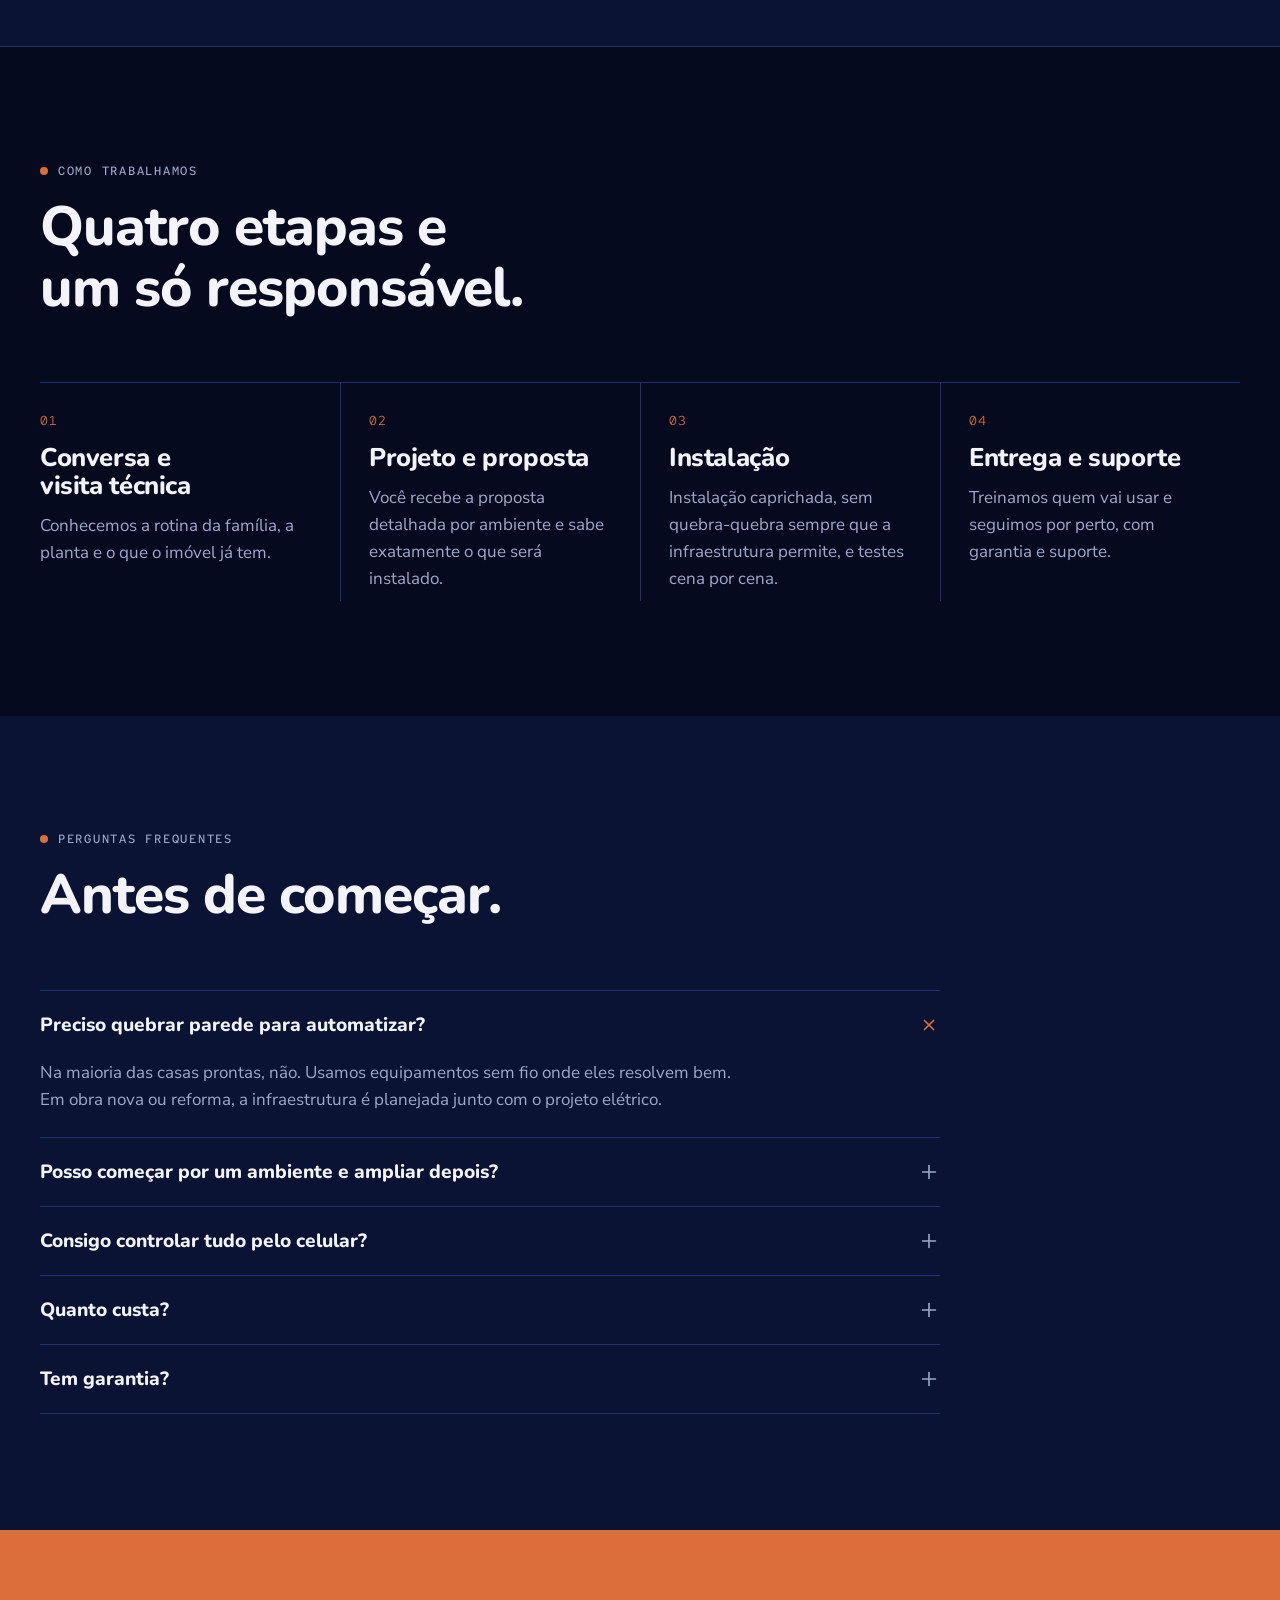
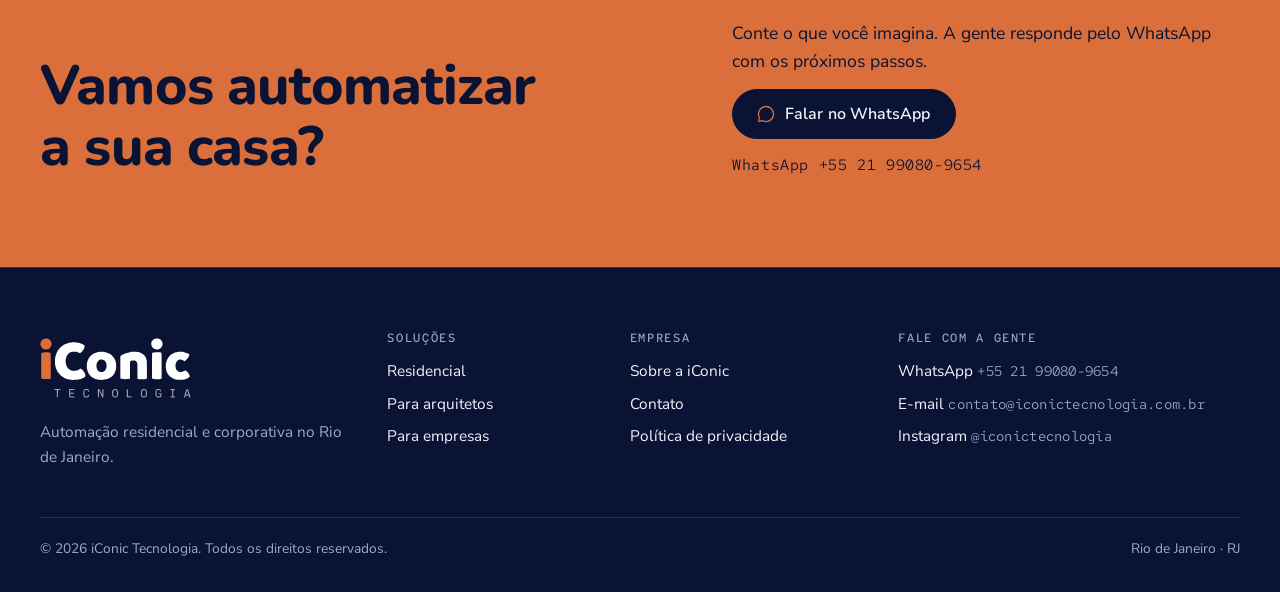
<file: residencial.html>
<!doctype html>
<html lang="pt-BR">
<head>
  <meta http-equiv="Content-Security-Policy" content="default-src 'self'; script-src 'self' ; style-src 'self' 'unsafe-inline'; img-src 'self' data: blob: https:; media-src 'self' blob:; font-src 'self' data:; connect-src 'self'; frame-src https://www.youtube.com https://www.google.com; object-src 'none'; base-uri 'self'; form-action 'self' https://wa.me; frame-ancestors 'none'">
<meta charset="utf-8">
<meta name="viewport" content="width=device-width, initial-scale=1, viewport-fit=cover">
<title>Automação residencial | iConic Tecnologia</title>
<meta name="claude:viewport-fit-sides" content="cover">
<meta name="description" content="Automação residencial no Rio de Janeiro, ambiente por ambiente: sala, cozinha, quartos, área externa e entrada. Projeto, instalação e suporte da iConic Tecnologia.">
<link rel="canonical" href="https://www.iconictecnologia.com.br/residencial.html">
<meta name="robots" content="index, follow, max-image-preview:large">
<meta name="theme-color" content="#0a1334">
<meta name="referrer" content="strict-origin-when-cross-origin">
<meta name="format-detection" content="telephone=no">
<meta property="og:type" content="website">
<meta property="og:locale" content="pt_BR">
<meta property="og:site_name" content="iConic Tecnologia">
<meta property="og:title" content="Automação residencial | iConic Tecnologia">
<meta property="og:description" content="Automação residencial no Rio de Janeiro, ambiente por ambiente: sala, cozinha, quartos, área externa e entrada. Projeto, instalação e suporte da iConic Tecnologia.">
<meta property="og:url" content="https://www.iconictecnologia.com.br/residencial.html">
<meta property="og:image" content="https://www.iconictecnologia.com.br/assets/img/og-iconic.jpg">
<meta property="og:image:width" content="1200">
<meta property="og:image:height" content="630">
<meta property="og:image:alt" content="Logo da iConic Tecnologia e a frase: A casa inteira em um toque.">
<meta name="twitter:card" content="summary_large_image">
<link rel="icon" href="favicon.ico" sizes="any">
<link rel="icon" href="assets/favicon.svg" type="image/svg+xml">
<link rel="apple-touch-icon" href="assets/apple-touch-icon.png">
<link rel="manifest" href="site.webmanifest">
<link rel="preload" href="assets/fonts/nunito-sans-latin-400-normal.woff2" as="font" type="font/woff2" crossorigin>
<link rel="preload" href="assets/fonts/nunito-latin-800-normal.woff2" as="font" type="font/woff2" crossorigin>
<link rel="stylesheet" href="assets/css/site.css?v=b51ee9cc">
</head>
<body>
<svg width="0" height="0" style="position:absolute" aria-hidden="true" focusable="false"><defs><symbol id="i-air-vent" viewBox="0 0 24 24" fill="none" stroke="currentColor" stroke-width="1.75" stroke-linecap="round" stroke-linejoin="round"><path d="M18 17.5a2.5 2.5 0 1 1-4 2.03V12" /> <path d="M6 12H4a2 2 0 0 1-2-2V5a2 2 0 0 1 2-2h16a2 2 0 0 1 2 2v5a2 2 0 0 1-2 2h-2" /> <path d="M6 8h12" /> <path d="M6.6 15.572A2 2 0 1 0 10 17v-5" /></symbol><symbol id="i-arrow-right" viewBox="0 0 24 24" fill="none" stroke="currentColor" stroke-width="1.75" stroke-linecap="round" stroke-linejoin="round"><path d="M5 12h14" /> <path d="m12 5 7 7-7 7" /></symbol><symbol id="i-arrow-up-right" viewBox="0 0 24 24" fill="none" stroke="currentColor" stroke-width="1.75" stroke-linecap="round" stroke-linejoin="round"><path d="M7 7h10v10" /> <path d="M7 17 17 7" /></symbol><symbol id="i-bed-double" viewBox="0 0 24 24" fill="none" stroke="currentColor" stroke-width="1.75" stroke-linecap="round" stroke-linejoin="round"><path d="M2 20v-8a2 2 0 0 1 2-2h16a2 2 0 0 1 2 2v8" /> <path d="M4 10V6a2 2 0 0 1 2-2h12a2 2 0 0 1 2 2v4" /> <path d="M12 4v6" /> <path d="M2 18h20" /></symbol><symbol id="i-blinds" viewBox="0 0 24 24" fill="none" stroke="currentColor" stroke-width="1.75" stroke-linecap="round" stroke-linejoin="round"><path d="M3 3h18" /> <path d="M20 7H8" /> <path d="M20 11H8" /> <path d="M10 19h10" /> <path d="M8 15h12" /> <path d="M4 3v14" /> <circle cx="4" cy="19" r="2" /></symbol><symbol id="i-building-2" viewBox="0 0 24 24" fill="none" stroke="currentColor" stroke-width="1.75" stroke-linecap="round" stroke-linejoin="round"><path d="M10 12h4" /> <path d="M10 8h4" /> <path d="M14 21v-3a2 2 0 0 0-4 0v3" /> <path d="M6 10H4a2 2 0 0 0-2 2v7a2 2 0 0 0 2 2h16a2 2 0 0 0 2-2V9a2 2 0 0 0-2-2h-2" /> <path d="M6 21V5a2 2 0 0 1 2-2h8a2 2 0 0 1 2 2v16" /></symbol><symbol id="i-cable" viewBox="0 0 24 24" fill="none" stroke="currentColor" stroke-width="1.75" stroke-linecap="round" stroke-linejoin="round"><path d="M17 19a1 1 0 0 1-1-1v-2a2 2 0 0 1 2-2h2a2 2 0 0 1 2 2v2a1 1 0 0 1-1 1z" /> <path d="M17 21v-2" /> <path d="M19 14V6.5a1 1 0 0 0-7 0v11a1 1 0 0 1-7 0V10" /> <path d="M21 21v-2" /> <path d="M3 5V3" /> <path d="M4 10a2 2 0 0 1-2-2V6a1 1 0 0 1 1-1h4a1 1 0 0 1 1 1v2a2 2 0 0 1-2 2z" /> <path d="M7 5V3" /></symbol><symbol id="i-cctv" viewBox="0 0 24 24" fill="none" stroke="currentColor" stroke-width="1.75" stroke-linecap="round" stroke-linejoin="round"><path d="M16.75 12h3.632a1 1 0 0 1 .894 1.447l-2.034 4.069a1 1 0 0 1-1.708.134l-2.124-2.97" /> <path d="M17.106 9.053a1 1 0 0 1 .447 1.341l-3.106 6.211a1 1 0 0 1-1.342.447L3.61 12.3a2.92 2.92 0 0 1-1.3-3.91L3.69 5.6a2.92 2.92 0 0 1 3.92-1.3z" /> <path d="M2 19h3.76a2 2 0 0 0 1.8-1.1L9 15" /> <path d="M2 21v-4" /> <path d="M7 9h.01" /></symbol><symbol id="i-check" viewBox="0 0 24 24" fill="none" stroke="currentColor" stroke-width="1.75" stroke-linecap="round" stroke-linejoin="round"><path d="M20 6 9 17l-5-5" /></symbol><symbol id="i-clapperboard" viewBox="0 0 24 24" fill="none" stroke="currentColor" stroke-width="1.75" stroke-linecap="round" stroke-linejoin="round"><path d="m12.296 3.464 3.02 3.956" /> <path d="M20.2 6 3 11l-.9-2.4c-.3-1.1.3-2.2 1.3-2.5l13.5-4c1.1-.3 2.2.3 2.5 1.3z" /> <path d="M3 11h18v8a2 2 0 0 1-2 2H5a2 2 0 0 1-2-2z" /> <path d="m6.18 5.276 3.1 3.899" /></symbol><symbol id="i-clock" viewBox="0 0 24 24" fill="none" stroke="currentColor" stroke-width="1.75" stroke-linecap="round" stroke-linejoin="round"><circle cx="12" cy="12" r="10" /> <path d="M12 6v6l4 2" /></symbol><symbol id="i-door-open" viewBox="0 0 24 24" fill="none" stroke="currentColor" stroke-width="1.75" stroke-linecap="round" stroke-linejoin="round"><path d="M10 21H2" /> <path d="M10 3H7a2 2 0 00-2 2v16" /> <path d="M14 12h.01" /> <path d="M19 21V5a2 2 0 00-1.675-1.974l-6.163-1.013A1 1 0 0010 3v18a1 1 0 001.124.992z" /> <path d="M22 21h-3" /></symbol><symbol id="i-drafting-compass" viewBox="0 0 24 24" fill="none" stroke="currentColor" stroke-width="1.75" stroke-linecap="round" stroke-linejoin="round"><path d="m12.99 6.74 1.93 3.44" /> <path d="M19.136 12a10 10 0 0 1-14.271 0" /> <path d="m21 21-2.16-3.84" /> <path d="m3 21 8.02-14.26" /> <circle cx="12" cy="5" r="2" /></symbol><symbol id="i-house" viewBox="0 0 24 24" fill="none" stroke="currentColor" stroke-width="1.75" stroke-linecap="round" stroke-linejoin="round"><path d="M15 21v-8a1 1 0 0 0-1-1h-4a1 1 0 0 0-1 1v8" /> <path d="M3 10a2 2 0 0 1 .709-1.528l7-6a2 2 0 0 1 2.582 0l7 6A2 2 0 0 1 21 10v9a2 2 0 0 1-2 2H5a2 2 0 0 1-2-2z" /></symbol><symbol id="i-layers" viewBox="0 0 24 24" fill="none" stroke="currentColor" stroke-width="1.75" stroke-linecap="round" stroke-linejoin="round"><path d="M12.83 2.18a2 2 0 0 0-1.66 0L2.6 6.08a1 1 0 0 0 0 1.83l8.58 3.91a2 2 0 0 0 1.66 0l8.58-3.9a1 1 0 0 0 0-1.83z" /> <path d="M2 12a1 1 0 0 0 .58.91l8.6 3.91a2 2 0 0 0 1.65 0l8.58-3.9A1 1 0 0 0 22 12" /> <path d="M2 17a1 1 0 0 0 .58.91l8.6 3.91a2 2 0 0 0 1.65 0l8.58-3.9A1 1 0 0 0 22 17" /></symbol><symbol id="i-lightbulb" viewBox="0 0 24 24" fill="none" stroke="currentColor" stroke-width="1.75" stroke-linecap="round" stroke-linejoin="round"><path d="M15 14c.2-1 .7-1.7 1.5-2.5 1-.9 1.5-2.2 1.5-3.5A6 6 0 0 0 6 8c0 1 .2 2.2 1.5 3.5.7.7 1.3 1.5 1.5 2.5" /> <path d="M9 18h6" /> <path d="M10 22h4" /></symbol><symbol id="i-log-out" viewBox="0 0 24 24" fill="none" stroke="currentColor" stroke-width="1.75" stroke-linecap="round" stroke-linejoin="round"><path d="m16 17 5-5-5-5" /> <path d="M21 12H9" /> <path d="M9 21H5a2 2 0 0 1-2-2V5a2 2 0 0 1 2-2h4" /></symbol><symbol id="i-mail" viewBox="0 0 24 24" fill="none" stroke="currentColor" stroke-width="1.75" stroke-linecap="round" stroke-linejoin="round"><path d="m22 7-8.991 5.727a2 2 0 0 1-2.009 0L2 7" /> <rect x="2" y="4" width="20" height="16" rx="2" /></symbol><symbol id="i-menu" viewBox="0 0 24 24" fill="none" stroke="currentColor" stroke-width="1.75" stroke-linecap="round" stroke-linejoin="round"><path d="M4 5h16" /> <path d="M4 12h16" /> <path d="M4 19h16" /></symbol><symbol id="i-message-circle" viewBox="0 0 24 24" fill="none" stroke="currentColor" stroke-width="1.75" stroke-linecap="round" stroke-linejoin="round"><path d="M2.992 16.342a2 2 0 0 1 .094 1.167l-1.065 3.29a1 1 0 0 0 1.236 1.168l3.413-.998a2 2 0 0 1 1.099.092 10 10 0 1 0-4.777-4.719" /></symbol><symbol id="i-plus" viewBox="0 0 24 24" fill="none" stroke="currentColor" stroke-width="1.75" stroke-linecap="round" stroke-linejoin="round"><path d="M5 12h14" /> <path d="M12 5v14" /></symbol><symbol id="i-presentation" viewBox="0 0 24 24" fill="none" stroke="currentColor" stroke-width="1.75" stroke-linecap="round" stroke-linejoin="round"><path d="M2 3h20" /> <path d="M21 3v11a2 2 0 0 1-2 2H5a2 2 0 0 1-2-2V3" /> <path d="m7 21 5-5 5 5" /></symbol><symbol id="i-scan-face" viewBox="0 0 24 24" fill="none" stroke="currentColor" stroke-width="1.75" stroke-linecap="round" stroke-linejoin="round"><path d="M3 7V5a2 2 0 0 1 2-2h2" /> <path d="M17 3h2a2 2 0 0 1 2 2v2" /> <path d="M21 17v2a2 2 0 0 1-2 2h-2" /> <path d="M7 21H5a2 2 0 0 1-2-2v-2" /> <path d="M8 14s1.5 2 4 2 4-2 4-2" /> <path d="M9 9h.01" /> <path d="M15 9h.01" /></symbol><symbol id="i-shield-check" viewBox="0 0 24 24" fill="none" stroke="currentColor" stroke-width="1.75" stroke-linecap="round" stroke-linejoin="round"><path d="M20 13c0 5-3.5 7.5-7.66 8.95a1 1 0 0 1-.67-.01C7.5 20.5 4 18 4 13V6a1 1 0 0 1 1-1c2 0 4.5-1.2 6.24-2.72a1.17 1.17 0 0 1 1.52 0C14.51 3.81 17 5 19 5a1 1 0 0 1 1 1z" /> <path d="m9 12 2 2 4-4" /></symbol><symbol id="i-smartphone" viewBox="0 0 24 24" fill="none" stroke="currentColor" stroke-width="1.75" stroke-linecap="round" stroke-linejoin="round"><rect width="14" height="20" x="5" y="2" rx="2" ry="2" /> <path d="M12 18h.01" /></symbol><symbol id="i-sofa" viewBox="0 0 24 24" fill="none" stroke="currentColor" stroke-width="1.75" stroke-linecap="round" stroke-linejoin="round"><path d="M20 9V6a2 2 0 0 0-2-2H6a2 2 0 0 0-2 2v3" /> <path d="M2 16a2 2 0 0 0 2 2h16a2 2 0 0 0 2-2v-5a2 2 0 0 0-4 0v1.5a.5.5 0 0 1-.5.5h-11a.5.5 0 0 1-.5-.5V11a2 2 0 0 0-4 0z" /> <path d="M4 18v2" /> <path d="M20 18v2" /> <path d="M12 4v9" /></symbol><symbol id="i-speaker" viewBox="0 0 24 24" fill="none" stroke="currentColor" stroke-width="1.75" stroke-linecap="round" stroke-linejoin="round"><rect width="16" height="20" x="4" y="2" rx="2" /> <path d="M12 6h.01" /> <circle cx="12" cy="14" r="4" /> <path d="M12 14h.01" /></symbol><symbol id="i-sprout" viewBox="0 0 24 24" fill="none" stroke="currentColor" stroke-width="1.75" stroke-linecap="round" stroke-linejoin="round"><path d="M14 9.536V7a4 4 0 0 1 4-4h1.5a.5.5 0 0 1 .5.5V5a4 4 0 0 1-4 4 4 4 0 0 0-4 4c0 2 1 3 1 5a5 5 0 0 1-1 3" /> <path d="M4 9a5 5 0 0 1 8 4 5 5 0 0 1-8-4" /> <path d="M5 21h14" /></symbol><symbol id="i-trees" viewBox="0 0 24 24" fill="none" stroke="currentColor" stroke-width="1.75" stroke-linecap="round" stroke-linejoin="round"><path d="M10 10v.2A3 3 0 0 1 8.9 16H5a3 3 0 0 1-1-5.8V10a3 3 0 0 1 6 0Z" /> <path d="M7 16v6" /> <path d="M13 19v3" /> <path d="M12 19h8.3a1 1 0 0 0 .7-1.7L18 14h.3a1 1 0 0 0 .7-1.7L16 9h.2a1 1 0 0 0 .8-1.7L13 3l-1.4 1.5" /></symbol><symbol id="i-tv" viewBox="0 0 24 24" fill="none" stroke="currentColor" stroke-width="1.75" stroke-linecap="round" stroke-linejoin="round"><path d="m17 2-5 5-5-5" /> <rect width="20" height="15" x="2" y="7" rx="2" /></symbol><symbol id="i-utensils" viewBox="0 0 24 24" fill="none" stroke="currentColor" stroke-width="1.75" stroke-linecap="round" stroke-linejoin="round"><path d="M3 2v7c0 1.1.9 2 2 2h4a2 2 0 0 0 2-2V2" /> <path d="M7 2v20" /> <path d="M21 15V2a5 5 0 0 0-5 5v6c0 1.1.9 2 2 2h3Zm0 0v7" /></symbol><symbol id="i-video" viewBox="0 0 24 24" fill="none" stroke="currentColor" stroke-width="1.75" stroke-linecap="round" stroke-linejoin="round"><path d="m16 13 5.223 3.482a.5.5 0 0 0 .777-.416V7.87a.5.5 0 0 0-.752-.432L16 10.5" /> <rect x="2" y="6" width="14" height="12" rx="2" /></symbol><symbol id="i-volume-2" viewBox="0 0 24 24" fill="none" stroke="currentColor" stroke-width="1.75" stroke-linecap="round" stroke-linejoin="round"><path d="M11 4.702a.705.705 0 0 0-1.203-.498L6.413 7.587A1.4 1.4 0 0 1 5.416 8H3a1 1 0 0 0-1 1v6a1 1 0 0 0 1 1h2.416a1.4 1.4 0 0 1 .997.413l3.383 3.384A.705.705 0 0 0 11 19.298z" /> <path d="M16 9a5 5 0 0 1 0 6" /> <path d="M19.364 18.364a9 9 0 0 0 0-12.728" /></symbol><symbol id="i-volume-x" viewBox="0 0 24 24" fill="none" stroke="currentColor" stroke-width="1.75" stroke-linecap="round" stroke-linejoin="round"><path d="M11 4.702a.7.7 0 0 0-1.203-.498L6.413 7.587A1.4 1.4 0 0 1 5.416 8H3a1 1 0 0 0-1 1v6a1 1 0 0 0 1 1h2.416a1.4 1.4 0 0 1 .997.413l3.383 3.384A.7.7 0 0 0 11 19.298z" /> <path d="m16.5 14.5 5-5" /> <path d="m16.5 9.5 5 5" /></symbol><symbol id="i-waves" viewBox="0 0 24 24" fill="none" stroke="currentColor" stroke-width="1.75" stroke-linecap="round" stroke-linejoin="round"><path d="M2 12q2.5 2 5 0t5 0 5 0 5 0" /> <path d="M2 19q2.5 2 5 0t5 0 5 0 5 0" /> <path d="M2 5q2.5 2 5 0t5 0 5 0 5 0" /></symbol><symbol id="i-wifi" viewBox="0 0 24 24" fill="none" stroke="currentColor" stroke-width="1.75" stroke-linecap="round" stroke-linejoin="round"><path d="M12 20h.01" /> <path d="M2 8.82a15 15 0 0 1 20 0" /> <path d="M5 12.859a10 10 0 0 1 14 0" /> <path d="M8.5 16.429a5 5 0 0 1 7 0" /></symbol><symbol id="i-wrench" viewBox="0 0 24 24" fill="none" stroke="currentColor" stroke-width="1.75" stroke-linecap="round" stroke-linejoin="round"><path d="M14.7 6.3a1 1 0 0 0 0 1.4l1.6 1.6a1 1 0 0 0 1.4 0l3.106-3.105c.32-.322.863-.22.983.218a6 6 0 0 1-8.259 7.057l-7.91 7.91a1 1 0 0 1-2.999-3l7.91-7.91a6 6 0 0 1 7.057-8.259c.438.12.54.662.219.984z" /></symbol><symbol id="i-x" viewBox="0 0 24 24" fill="none" stroke="currentColor" stroke-width="1.75" stroke-linecap="round" stroke-linejoin="round"><path d="M18 6 6 18" /> <path d="m6 6 12 12" /></symbol></defs></svg>
<a class="skip-link" href="#conteudo">Pular para o conteúdo</a>
<header class="site-header">
  <div class="wrap">
    <a class="brand" href="index.html" aria-label="iConic Tecnologia, página inicial"><svg aria-hidden="true" focusable="false" xmlns="http://www.w3.org/2000/svg" viewBox="141.7 370.7 717.3 285.0"><path fill="#da6f3b" fill-rule="evenodd" d="M159.67 566.12C159.21 566.05 157.71 565.84 156.33 565.65C151.02 564.90 148.76 563.65 148.01 561.04C147.55 559.44 147.49 445.82 147.95 444.38C148.89 441.43 149.90 440.86 155.76 439.96C162.83 438.89 164.88 438.70 169.93 438.68C176.60 438.66 182.60 439.33 187.83 440.67C191.10 441.51 191.19 441.56 191.79 442.94C193.04 445.82 193.08 447.40 193.05 504.37C193.03 559.75 193.02 559.91 192.33 561.75C191.95 562.77 191.41 563.79 191.14 564.03C190.86 564.26 189.63 564.65 188.40 564.91C187.17 565.16 185.57 565.53 184.83 565.72C183.59 566.05 161.60 566.40 159.67 566.12ZM164.17 424.60C163.25 424.43 161.97 424.13 161.33 423.94C159.99 423.53 156.26 421.74 156.01 421.38C155.91 421.25 155.38 420.80 154.83 420.38C154.28 419.96 152.60 418.49 151.09 417.10C149.07 415.24 148.29 414.29 148.15 413.51C148.04 412.92 147.33 411.63 146.58 410.64C145.74 409.53 144.98 408.03 144.63 406.76C143.82 403.87 143.51 397.84 143.97 394.04C144.37 390.81 144.75 389.75 146.10 388.12C146.54 387.60 147.00 386.73 147.13 386.21C147.35 385.30 149.43 382.43 151.08 380.73C152.84 378.93 156.69 376.32 159.17 375.24C162.51 373.78 167.36 372.89 172.17 372.86L175.83 372.83L179.00 374.37C180.74 375.21 182.86 376.16 183.71 376.48C185.42 377.12 190.22 381.19 191.50 383.08C192.95 385.21 195.95 392.14 196.30 394.17C196.77 396.91 196.79 398.56 196.36 402.83C195.94 406.95 195.60 408.00 193.68 411.14C192.94 412.35 192.33 413.43 192.33 413.54C192.33 414.14 190.79 415.75 189.83 416.15C189.21 416.40 188.48 417.06 188.20 417.61C186.99 419.93 181.69 423.14 177.08 424.31C174.98 424.85 173.45 424.99 170.11 424.95C167.76 424.93 165.08 424.77 164.17 424.60Z"/><path fill="currentColor" fill-rule="evenodd" d="M292.67 569.68C286.59 569.03 283.61 568.65 282.27 568.35C281.48 568.17 279.18 567.71 277.17 567.32C272.90 566.49 270.26 565.81 268.78 565.14C268.21 564.88 267.57 564.67 267.38 564.67C267.18 564.67 266.46 564.42 265.76 564.12C265.07 563.82 264.20 563.45 263.83 563.31C259.87 561.71 257.29 560.51 256.96 560.12C256.75 559.86 255.28 558.95 253.70 558.11C250.19 556.22 246.72 553.99 244.50 552.20C239.72 548.35 231.98 540.27 229.14 536.17C228.50 535.25 227.41 533.68 226.70 532.67C224.04 528.87 223.08 526.95 219.33 517.98C216.51 511.25 214.55 504.21 213.62 497.50C212.94 492.55 212.84 490.60 212.86 482.00C212.89 473.23 212.99 471.52 213.76 466.17C214.24 462.87 214.86 459.42 215.12 458.50C215.39 457.58 215.84 456.01 216.13 455.00C217.14 451.44 218.09 448.77 220.40 443.00C222.52 437.72 223.11 436.42 224.17 434.71C224.35 434.41 225.17 432.97 225.98 431.50C226.80 430.03 228.12 428.01 228.93 427.00C229.73 425.99 231.31 423.99 232.44 422.56C233.57 421.12 235.24 419.09 236.15 418.06C238.86 414.96 248.97 406.60 251.94 404.99C252.80 404.53 254.10 403.77 254.83 403.31C257.34 401.74 263.04 399.22 269.50 396.82C271.33 396.13 273.28 395.38 273.83 395.14C275.63 394.35 283.48 392.72 290.00 391.79C296.14 390.91 309.03 390.98 315.86 391.93C321.88 392.78 329.05 394.21 330.67 394.90C331.31 395.17 333.18 395.85 334.83 396.39C336.48 396.94 339.53 398.20 341.60 399.19C343.66 400.19 345.46 401.00 345.60 401.00C346.02 401.01 349.79 403.00 351.11 403.91C354.05 405.94 354.54 409.58 352.71 415.80C351.19 420.97 349.45 424.28 345.85 428.89C345.11 429.84 344.00 431.29 343.39 432.13C341.35 434.90 337.20 438.90 334.68 440.52C332.72 441.78 331.82 442.15 330.44 442.27C328.85 442.40 328.47 442.28 326.10 440.90C323.42 439.33 321.65 438.61 317.33 437.33C315.96 436.92 314.50 436.46 314.10 436.31C313.69 436.15 311.41 435.85 309.02 435.64C304.56 435.25 296.07 435.63 293.83 436.33C287.21 438.39 285.10 439.15 283.63 440.02C281.67 441.18 279.83 442.50 278.81 443.49C278.42 443.86 276.95 445.28 275.54 446.65C271.24 450.79 267.73 457.26 265.76 464.67C264.06 471.03 263.95 471.78 263.77 478.70C263.57 486.16 263.96 491.20 264.99 494.33C265.33 495.34 266.08 497.74 266.67 499.67C268.06 504.19 268.58 505.31 271.42 509.97C273.64 513.60 275.39 515.66 277.33 516.93C277.79 517.23 278.93 518.12 279.87 518.91C282.04 520.72 288.71 524.11 291.42 524.77C292.56 525.04 294.25 525.45 295.17 525.67C297.51 526.23 306.59 526.46 310.17 526.05C311.82 525.86 314.23 525.47 315.53 525.18C318.41 524.55 325.23 521.56 327.82 519.79C331.36 517.39 331.70 517.24 334.01 517.22C335.98 517.20 336.35 517.31 338.06 518.45C340.15 519.83 346.68 526.31 349.36 529.66C351.53 532.37 352.34 533.68 353.29 536.00C353.70 537.01 354.17 538.13 354.33 538.50C356.62 543.69 357.67 547.39 357.67 550.30C357.67 552.54 357.60 552.73 356.49 553.96C355.85 554.68 354.23 555.97 352.91 556.84C351.58 557.71 349.88 558.84 349.12 559.35C347.62 560.35 346.20 561.02 341.33 563.05C334.02 566.09 327.79 567.56 314.67 569.35C311.22 569.82 296.13 570.04 292.67 569.68ZM426.00 569.29C422.92 569.01 421.89 568.86 416.00 567.81C412.95 567.27 408.03 566.01 404.88 564.95C396.29 562.08 385.04 554.32 379.08 547.17C376.39 543.94 373.00 539.27 373.00 538.80C373.00 538.59 372.78 538.23 372.50 538.00C372.22 537.77 372.00 537.40 372.00 537.18C372.00 536.95 371.19 535.28 370.21 533.47C368.15 529.69 366.77 525.50 365.26 518.44C364.21 513.54 364.20 513.41 364.18 503.83C364.17 493.85 364.27 492.73 365.89 485.67C367.92 476.81 372.87 466.74 378.40 460.25C380.69 457.57 387.27 451.15 389.35 449.57C392.84 446.93 402.97 441.77 407.33 440.41C418.21 437.03 421.84 436.50 434.17 436.50C443.84 436.50 445.14 436.61 452.17 437.99C458.29 439.20 468.03 442.92 472.66 445.83C473.30 446.23 474.96 447.23 476.33 448.03C479.19 449.71 488.06 458.02 490.86 461.64C492.27 463.47 498.67 474.84 498.67 475.52C498.67 475.64 498.88 476.21 499.13 476.78C499.89 478.49 501.59 483.70 501.97 485.50C503.53 492.91 504.08 504.82 503.20 512.56C502.62 517.75 502.01 520.78 500.75 524.83C499.70 528.19 499.49 528.68 496.28 535.18C493.87 540.04 493.03 541.40 489.63 545.95C486.98 549.48 479.35 556.45 476.52 557.91C475.99 558.18 474.84 558.91 473.97 559.52C471.09 561.54 465.62 564.11 460.67 565.77C451.35 568.88 437.29 570.30 426.00 569.29ZM798.17 569.16C791.45 568.46 781.99 566.50 778.67 565.11C778.02 564.84 777.20 564.50 776.83 564.35C771.14 562.00 765.26 558.37 759.67 553.77C755.39 550.25 753.61 548.20 749.22 541.71C747.88 539.73 744.10 531.99 743.17 529.33C742.76 528.14 742.18 526.15 741.88 524.92C741.59 523.68 741.12 521.73 740.84 520.58C739.36 514.55 738.85 500.59 739.84 493.50C740.97 485.52 743.17 477.89 745.82 472.84C750.66 463.63 752.25 461.37 757.80 455.71C762.88 450.55 764.56 449.16 768.17 447.18C769.45 446.48 771.18 445.53 772.00 445.07C772.82 444.60 774.48 443.73 775.67 443.11C776.86 442.50 778.06 441.86 778.33 441.68C779.11 441.17 787.56 438.64 790.17 438.13C797.46 436.71 801.21 436.34 808.44 436.33C817.60 436.33 821.03 436.76 830.00 439.01C834.73 440.20 837.64 441.29 841.83 443.41C846.77 445.92 849.12 447.39 850.38 448.77C851.24 449.72 851.33 449.99 851.13 451.29C850.82 453.35 849.23 457.50 847.33 461.17C844.68 466.29 842.56 468.99 836.83 474.50C833.78 477.43 830.96 480.02 830.56 480.24C828.87 481.18 827.02 480.63 824.00 478.30C821.11 476.07 816.71 474.26 812.77 473.69C804.39 472.45 797.83 474.99 791.93 481.76C789.48 484.57 788.39 486.63 787.03 491.00C785.65 495.42 785.21 499.27 785.44 504.83C785.64 509.75 786.30 513.57 787.36 515.90C787.71 516.67 788.00 517.40 788.00 517.52C788.00 518.03 790.14 521.91 791.10 523.16C792.73 525.27 795.26 527.54 797.40 528.82C798.49 529.47 799.48 530.00 799.61 530.00C799.73 530.00 800.25 530.22 800.75 530.48C802.29 531.29 805.68 532.03 808.67 532.22C814.64 532.61 821.19 530.84 825.48 527.69C828.94 525.15 830.21 524.57 832.01 524.74C834.21 524.95 835.45 525.87 840.95 531.32C845.24 535.57 846.12 536.69 848.45 540.82C848.97 541.74 849.89 543.32 850.49 544.33C851.63 546.25 853.00 550.79 853.00 552.62C853.00 554.21 852.30 555.03 848.22 558.22C842.22 562.91 833.27 566.90 826.67 567.83C825.84 567.95 824.04 568.25 822.67 568.50C816.30 569.67 805.84 569.95 798.17 569.16ZM620.00 566.80C615.20 566.52 608.15 565.59 607.19 565.10C606.63 564.82 605.83 564.28 605.42 563.90L604.67 563.22L604.66 530.19C604.64 495.60 604.68 496.61 603.20 489.90C602.09 484.90 599.00 481.12 594.50 479.28C590.87 477.78 589.53 477.59 583.74 477.74C578.70 477.88 577.91 477.98 575.50 478.82C572.59 479.84 570.91 480.84 570.05 482.05C569.55 482.77 569.49 486.22 569.33 522.67C569.21 553.02 569.07 562.67 568.76 563.21C568.54 563.59 567.56 564.28 566.60 564.73C563.66 566.10 559.20 566.50 546.83 566.50C531.23 566.50 525.87 565.79 524.17 563.52C523.51 562.63 523.50 562.15 523.43 511.56C523.37 472.50 523.45 460.09 523.76 458.76C524.07 457.44 524.55 456.61 525.75 455.35C527.34 453.66 530.96 451.12 533.69 449.76C538.08 447.58 543.00 445.43 546.97 443.95C549.43 443.04 551.83 442.10 552.31 441.86C553.30 441.35 564.83 438.60 569.00 437.87C576.85 436.50 580.24 436.28 590.50 436.44C603.01 436.63 606.62 437.12 615.67 439.83C618.34 440.63 620.91 441.67 622.83 442.75C624.48 443.67 626.57 444.79 627.47 445.24C629.53 446.26 633.73 449.47 635.52 451.38C636.96 452.92 641.39 458.44 642.62 460.23C644.33 462.72 647.29 470.84 648.30 475.83C649.64 482.48 649.67 483.39 649.67 523.50L649.67 562.62L648.85 563.59C647.03 565.75 641.73 566.68 630.33 566.82C625.84 566.88 621.19 566.86 620.00 566.80ZM687.50 566.45C686.95 566.39 684.85 566.17 682.83 565.97C677.07 565.41 674.93 564.51 674.35 562.42C673.83 560.53 673.92 444.62 674.44 442.83C675.04 440.80 676.67 440.14 682.67 439.53C690.34 438.74 697.61 438.55 704.33 438.97C713.77 439.56 717.96 440.38 718.75 441.79C719.38 442.91 719.65 468.49 719.55 517.83C719.49 545.10 719.34 562.21 719.14 562.83C718.89 563.59 718.35 564.06 716.93 564.75C715.35 565.52 714.21 565.75 709.94 566.17C705.39 566.61 690.49 566.80 687.50 566.45ZM439.83 531.65C445.90 530.06 450.10 526.96 453.44 521.61C455.56 518.20 456.80 514.56 457.50 509.69C458.80 500.69 457.24 490.32 453.75 484.67C452.22 482.19 448.48 478.14 446.52 476.84C442.97 474.49 438.78 473.33 433.89 473.35C427.05 473.37 423.53 474.95 417.55 480.65C415.15 482.96 413.48 485.60 412.50 488.67C412.18 489.68 411.72 491.10 411.47 491.83C409.46 497.92 409.58 507.66 411.76 515.23C414.01 523.02 419.63 528.99 427.04 531.47C430.25 532.54 436.11 532.62 439.83 531.65ZM693.50 425.29C689.78 424.83 685.50 423.26 682.17 421.12C680.02 419.75 675.45 415.07 673.75 412.50C671.34 408.88 670.24 404.42 670.23 398.33C670.22 392.82 671.67 387.49 673.79 385.26C674.19 384.84 674.74 384.05 675.01 383.50C675.28 382.95 676.62 381.37 678.00 380.00C680.71 377.28 683.42 375.70 688.00 374.14C692.29 372.69 692.96 372.60 698.00 372.77C702.66 372.92 702.96 372.98 706.45 374.29C711.16 376.07 713.31 377.33 715.62 379.65C718.68 382.74 722.05 388.19 723.22 391.92C724.08 394.67 724.07 402.23 723.20 405.67C722.49 408.50 720.52 412.45 718.73 414.67C717.19 416.56 713.38 420.37 712.50 420.90C711.66 421.39 707.58 423.39 705.93 424.10C703.48 425.17 697.32 425.76 693.50 425.29Z"/><path fill="currentColor" fill-opacity=".62" fill-rule="evenodd" d="M357.64 653.33C353.58 652.64 350.31 649.67 348.30 644.83C347.27 642.35 346.96 628.69 347.83 624.11C348.78 619.13 351.10 615.84 354.96 614.05C356.55 613.32 357.41 613.17 360.61 613.06C364.67 612.92 366.45 613.23 369.00 614.54C370.87 615.51 371.22 615.80 372.74 617.68C374.04 619.29 374.48 620.21 375.19 622.80C375.83 625.14 375.46 625.67 373.19 625.67L371.40 625.67L370.35 623.42C369.17 620.90 367.45 618.93 365.60 617.97C363.61 616.95 359.37 617.09 357.00 618.26C352.99 620.24 352.14 623.30 352.42 634.83C352.60 642.36 352.91 644.04 354.52 646.37C355.70 648.07 358.22 649.00 361.61 649.00C366.10 648.99 369.19 646.89 370.23 643.14C370.93 640.58 371.45 640.00 373.02 640.00C375.17 640.00 375.33 640.17 375.33 642.45C375.33 645.01 374.38 647.08 372.19 649.34C368.62 653.02 363.73 654.36 357.64 653.33ZM494.34 653.26C491.31 652.71 486.92 649.33 485.80 646.69C485.53 646.06 485.01 644.34 484.63 642.87C484.02 640.46 483.96 639.40 484.07 632.34C484.18 624.82 484.22 624.40 485.08 622.06C486.07 619.36 487.16 617.72 489.17 615.94C491.86 613.55 494.22 612.88 499.41 613.05C502.92 613.16 503.37 613.25 505.36 614.26C507.94 615.57 509.98 617.79 511.33 620.76C512.71 623.81 513.00 626.02 513.00 633.37C513.00 640.66 512.56 643.92 511.22 646.56C510.34 648.30 507.95 650.72 505.75 652.11C503.50 653.53 498.58 654.03 494.34 653.26ZM631.25 653.33C629.06 652.77 626.04 651.03 624.59 649.50C621.79 646.52 621.00 642.92 621.00 633.17C621.00 625.23 621.34 622.97 623.04 619.52C624.34 616.89 625.96 615.26 628.35 614.19C631.61 612.72 637.23 612.43 640.67 613.55C645.45 615.10 648.56 619.76 649.32 626.50C650.04 632.85 649.55 642.11 648.31 645.67C647.45 648.15 644.64 651.02 641.73 652.39C639.89 653.25 639.16 653.40 636.06 653.51C634.10 653.59 631.94 653.50 631.25 653.33ZM700.41 653.31C696.27 652.58 692.72 649.50 691.33 645.45C690.62 643.37 690.54 642.46 690.40 635.18C690.18 623.54 690.88 619.93 693.99 616.55C694.98 615.48 696.09 614.75 697.83 614.02C700.06 613.09 700.62 613.00 703.94 613.00C709.05 613.00 711.50 613.77 713.77 616.10C716.11 618.51 717.76 622.48 717.17 624.32C716.97 624.96 716.74 625.02 714.90 624.93L712.85 624.83L712.31 623.03C711.63 620.77 710.18 619.21 707.60 617.99C705.16 616.84 703.04 616.87 700.33 618.09C698.01 619.14 696.57 620.69 695.85 622.91C695.36 624.42 695.30 625.85 695.43 633.74C695.53 640.39 695.69 643.18 696.03 644.11C697.12 647.10 701.22 649.30 704.85 648.85C707.85 648.47 711.13 646.39 712.32 644.11C713.22 642.38 713.66 637.58 712.96 637.14C712.71 636.98 710.74 636.84 708.58 636.82C706.31 636.81 704.51 636.65 704.31 636.44C704.12 636.25 704.00 635.43 704.06 634.63L704.17 633.17L705.83 632.95C706.75 632.82 709.56 632.71 712.08 632.70C718.51 632.65 718.00 631.78 718.00 642.83C718.00 651.22 717.97 651.70 717.33 652.33C716.54 653.13 714.92 653.20 714.19 652.48C713.90 652.19 713.67 651.52 713.67 651.00C713.67 649.54 713.15 649.50 711.15 650.83C710.15 651.50 708.68 652.32 707.90 652.67C706.16 653.44 702.77 653.73 700.41 653.31ZM280.95 652.73C280.36 652.31 280.33 651.46 280.33 633.34C280.33 616.48 280.39 614.32 280.86 613.85C281.33 613.39 282.78 613.34 293.09 613.41L304.79 613.50L305.07 614.58C305.23 615.18 305.23 616.15 305.07 616.75L304.79 617.83L295.15 618.00L285.50 618.17L285.41 624.00C285.33 629.19 285.38 629.88 285.89 630.25C286.31 630.56 288.58 630.67 294.50 630.67C300.30 630.67 302.64 630.78 302.93 631.07C303.46 631.59 303.45 633.72 302.92 634.44C302.54 634.95 301.60 635.02 294.33 635.09C289.84 635.13 285.98 635.29 285.75 635.44C285.44 635.64 285.33 637.29 285.33 641.82C285.33 647.08 285.41 647.96 285.86 648.13C286.15 648.24 290.51 648.33 295.55 648.33C301.23 648.33 304.96 648.46 305.36 648.68C305.84 648.94 306.00 649.38 306.00 650.46C306.00 653.04 306.35 652.97 293.19 653.07C284.05 653.15 281.44 653.07 280.95 652.73ZM827.00 653.03C825.15 652.79 824.97 652.17 826.00 649.41C828.07 643.82 833.00 628.71 833.00 627.93C833.00 627.75 833.20 627.13 833.45 626.55C833.70 625.97 834.16 624.68 834.48 623.67C834.79 622.66 835.25 621.31 835.50 620.67C835.74 620.02 836.27 618.42 836.67 617.10C837.65 613.90 838.05 613.58 841.14 613.57C842.59 613.56 843.83 613.72 844.10 613.95C844.69 614.44 845.11 615.63 848.48 626.50C849.34 629.25 850.46 632.55 850.98 633.83C851.90 636.10 852.59 638.21 855.14 646.50C855.82 648.70 856.51 650.84 856.67 651.25C857.34 652.87 856.05 653.65 853.56 653.13C852.27 652.85 852.09 652.68 851.10 650.67C850.51 649.48 849.70 647.48 849.30 646.24C848.90 644.97 848.31 643.83 847.98 643.65C847.32 643.30 837.87 643.27 835.05 643.62L833.27 643.83L832.52 646.20C832.10 647.51 831.56 649.26 831.32 650.10C830.51 652.84 829.71 653.38 827.00 653.03ZM222.10 652.58C221.95 652.35 221.79 644.67 221.74 635.50C221.69 626.33 221.58 618.65 221.50 618.42C221.39 618.11 219.97 618.00 215.91 618.00C212.12 618.00 210.35 617.88 210.07 617.60C209.85 617.38 209.67 616.49 209.67 615.61C209.67 614.38 209.81 613.95 210.31 613.68C211.29 613.16 238.07 613.21 238.60 613.73C239.12 614.25 239.12 617.08 238.60 617.60C238.32 617.88 236.55 618.00 232.79 618.00C228.82 618.00 227.30 618.11 227.12 618.42C226.97 618.65 226.85 626.38 226.85 635.59C226.83 650.12 226.77 652.40 226.33 652.67C225.59 653.14 222.42 653.08 222.10 652.58ZM417.07 652.60C416.76 652.30 416.67 647.56 416.67 633.31C416.67 616.11 416.72 614.37 417.22 613.96C417.96 613.35 422.09 613.38 422.84 614.01C423.41 614.48 423.82 615.20 425.84 619.33C426.52 620.71 427.71 622.81 428.50 624.00C429.80 625.97 433.08 632.46 436.11 639.08C437.24 641.56 437.97 642.32 438.03 641.08C438.04 640.76 438.04 634.74 438.03 627.69C438.00 612.63 437.89 613.17 440.90 613.44C441.93 613.53 442.88 613.80 443.04 614.05C443.51 614.80 443.41 652.12 442.93 652.60C442.71 652.82 441.73 653.00 440.75 653.00C439.31 653.00 438.82 652.85 438.16 652.19C437.71 651.74 435.70 648.03 433.69 643.94C431.68 639.85 429.35 635.45 428.52 634.17C427.68 632.88 426.74 631.16 426.42 630.35C425.31 627.53 422.72 622.83 422.28 622.83C421.91 622.83 421.83 625.53 421.83 637.59C421.83 650.35 421.77 652.40 421.33 652.67C420.62 653.13 417.54 653.07 417.07 652.60ZM554.67 652.67C554.23 652.40 554.15 649.82 554.06 633.49C553.98 619.31 554.06 614.50 554.35 614.14C554.80 613.61 558.19 613.48 558.97 613.97C559.36 614.22 559.45 617.02 559.51 630.93C559.55 640.09 559.68 647.76 559.81 647.96C559.97 648.22 562.76 648.33 568.95 648.33C575.44 648.33 577.98 648.44 578.27 648.73C578.49 648.95 578.67 649.82 578.67 650.67C578.67 651.51 578.49 652.38 578.27 652.60C577.77 653.10 555.45 653.17 554.67 652.67ZM761.66 652.14C761.21 650.97 761.25 649.22 761.73 648.73C761.99 648.47 763.37 648.33 765.71 648.33C767.68 648.33 769.38 648.19 769.49 648.02C769.77 647.56 769.81 618.84 769.53 618.38C769.38 618.13 768.04 618.00 765.64 618.00C762.02 618.00 761.98 617.99 761.66 617.14C761.18 615.88 761.26 614.45 761.86 613.86C762.31 613.40 763.73 613.33 772.29 613.33C779.55 613.33 782.31 613.44 782.60 613.73C782.82 613.95 783.00 614.85 783.00 615.72C783.00 617.80 782.59 618.00 778.39 618.00C775.67 618.00 775.03 618.10 774.87 618.53C774.76 618.82 774.67 625.47 774.67 633.32C774.67 644.67 774.76 647.66 775.10 647.95C775.34 648.15 777.18 648.35 779.19 648.40L782.83 648.50L783.11 649.83C783.28 650.66 783.25 651.52 783.04 652.08L782.68 653.00L772.33 653.00L761.98 653.00L761.66 652.14ZM502.31 648.55C506.35 647.34 507.65 643.60 507.65 633.17C507.65 624.52 507.16 622.14 504.88 619.73C503.24 618.00 501.36 617.33 498.21 617.34C495.64 617.35 495.41 617.42 493.67 618.59C491.72 619.92 490.47 621.76 489.90 624.14C489.72 624.89 489.56 629.02 489.55 633.33C489.53 639.92 489.62 641.48 490.12 643.13C491.03 646.14 492.64 647.88 495.25 648.67C496.69 649.10 500.69 649.03 502.31 648.55ZM639.09 648.52C641.11 647.80 642.55 646.64 643.28 645.13C645.08 641.42 644.96 624.80 643.11 621.17C641.90 618.79 637.22 616.67 634.25 617.14C630.81 617.69 627.42 620.61 626.49 623.83C626.03 625.41 625.96 626.99 626.09 633.94C626.18 639.08 626.38 642.64 626.64 643.44C627.38 645.75 629.96 648.07 632.50 648.69C634.16 649.09 637.75 649.00 639.09 648.52ZM846.89 638.55C847.07 638.37 846.02 634.53 845.33 632.83C845.18 632.47 844.82 631.19 844.52 630.00C844.22 628.81 843.43 626.14 842.77 624.07C841.39 619.76 840.94 619.47 840.00 622.33C839.67 623.34 839.00 625.37 838.51 626.83C838.01 628.30 837.41 630.25 837.17 631.17C836.92 632.08 836.34 633.95 835.86 635.31C835.39 636.67 835.00 637.98 835.00 638.21C835.00 638.53 835.87 638.67 838.25 638.74C842.79 638.87 846.66 638.79 846.89 638.55Z"/></svg></a>
    <nav class="nav" aria-label="Principal">
      <ul class="nav-list">
        <li><a href="residencial.html" aria-current="page">Residencial</a></li>
        <li><a href="arquitetos.html">Arquitetos</a></li>
        <li><a href="empresas.html">Empresas</a></li>
        <li><a href="sobre.html">Sobre</a></li>
        <li><a href="contato.html">Contato</a></li>
      </ul>
      <a class="btn btn--primary" href="https://wa.me/5521990809654?text=Ol%C3%A1%2C%20iConic%21%20Quero%20um%20or%C3%A7amento%20de%20automa%C3%A7%C3%A3o%20para%20a%20minha%20casa." target="_blank" rel="noopener">Pedir orçamento</a>
      <button class="menu-toggle" type="button" aria-expanded="false" aria-controls="mobile-nav">
        <svg aria-hidden="true"><use href="#i-menu"/></svg><span class="menu-label">Menu</span>
      </button>
    </nav>
  </div>
  <div id="mobile-nav" class="mobile-nav" hidden>
    <div class="wrap">
      <ul>
        <li><a href="residencial.html" aria-current="page">Residencial<svg aria-hidden="true"><use href="#i-arrow-right"/></svg></a></li>
        <li><a href="arquitetos.html">Arquitetos<svg aria-hidden="true"><use href="#i-arrow-right"/></svg></a></li>
        <li><a href="empresas.html">Empresas<svg aria-hidden="true"><use href="#i-arrow-right"/></svg></a></li>
        <li><a href="sobre.html">Sobre<svg aria-hidden="true"><use href="#i-arrow-right"/></svg></a></li>
        <li><a href="contato.html">Contato<svg aria-hidden="true"><use href="#i-arrow-right"/></svg></a></li>
      </ul>
      <a class="btn btn--primary" href="https://wa.me/5521990809654?text=Ol%C3%A1%2C%20iConic%21%20Quero%20um%20or%C3%A7amento%20de%20automa%C3%A7%C3%A3o%20para%20a%20minha%20casa." target="_blank" rel="noopener"><svg aria-hidden="true"><use href="#i-message-circle"/></svg>Pedir orçamento pelo WhatsApp</a>
    </div>
  </div>
</header>
<main id="conteudo" tabindex="-1">
<section class="page-hero page-hero--photo" aria-labelledby="page-title">
  <img class="page-hero-bg" src="assets/img/fotos/sala-tablet-parede-t.webp" srcset="assets/img/fotos/sala-tablet-parede-t.webp 720w, assets/img/fotos/sala-tablet-parede.webp 1320w" sizes="100vw" width="720" height="848" alt="" fetchpriority="high" decoding="async" style="object-position:50% 55%">
  <div class="wrap">
    <p class="breadcrumb"><a href="index.html">Início</a> / Residencial</p>
    <h1 id="page-title" class="h1">Automação feita para a rotina da sua família.</h1>
    <p class="lead">Você decide como quer viver a casa. A iConic cuida de toda a tecnologia por trás: projeto, instalação, treinamento e suporte.</p>
    <div class="btn-row">
      <a class="btn btn--primary" href="https://wa.me/5521990809654?text=Ol%C3%A1%2C%20iConic%21%20Quero%20um%20or%C3%A7amento%20de%20automa%C3%A7%C3%A3o%20para%20a%20minha%20casa." target="_blank" rel="noopener"><svg aria-hidden="true"><use href="#i-message-circle"/></svg>Pedir orçamento</a>
      <a class="btn" href="#ambientes">Ver por ambiente</a>
    </div>
  </div>
</section>
<section class="section section--ink" id="ambientes" aria-labelledby="ambientes-title">
  <div class="wrap">
    <div class="section-head">
      <p class="eyebrow">Ambiente por ambiente</p>
      <h2 id="ambientes-title" class="h2">O que muda em cada canto da casa.</h2>
    </div>
    <div class="feature-grid">
      <article class="feature"><svg aria-hidden="true"><use href="#i-sofa"/></svg><h3>Sala e home theater</h3><p>A cena Cinema apaga as luzes, fecha as cortinas e liga projetor e som.</p></article>
      <article class="feature"><svg aria-hidden="true"><use href="#i-utensils"/></svg><h3>Cozinha e jantar</h3><p>Luz de jantar, música ambiente e ar no ponto com um único toque.</p></article>
      <article class="feature"><svg aria-hidden="true"><use href="#i-bed-double"/></svg><h3>Quartos</h3><p>A cena Dormir desliga a casa, ajusta o ar e fecha as persianas.</p></article>
      <article class="feature"><svg aria-hidden="true"><use href="#i-trees"/></svg><h3>Varanda e jardim</h3><p>Iluminação externa e irrigação nos horários certos.</p></article>
      <article class="feature"><svg aria-hidden="true"><use href="#i-waves"/></svg><h3>Piscina e spa</h3><p>Bomba, aquecimento e luz da piscina e do spa pelo app.</p></article>
      <article class="feature"><svg aria-hidden="true"><use href="#i-door-open"/></svg><h3>Entrada</h3><p>Fechadura com reconhecimento facial, câmeras e interfone no celular.</p></article>
    </div>
  </div>
</section>
<section class="section" aria-labelledby="comando-title">
  <div class="wrap media-split">
    <figure class="media-split-img media-split-img--natural">
      <img src="assets/img/fotos/mostruario-tablets-teclados-t.webp" width="590" height="1280" alt="Parede de mostruário com dois tablets e teclados de cena em vários acabamentos: preto, branco, bege e grafite." loading="lazy" decoding="async">
    </figure>
    <div class="media-split-copy">
      <p class="eyebrow">Formas de comandar</p>
      <h2 id="comando-title" class="h2">Cada pessoa comanda do seu jeito.</h2>
      <p class="lead">A mesma casa responde ao celular, à voz, às teclas e aos tablets na parede.</p>
      <ul class="check-list">
        <li><svg aria-hidden="true"><use href="#i-check"/></svg><span><strong>No celular:</strong> todas as cenas e aparelhos no app, em casa ou fora dela.</span></li>
        <li><svg aria-hidden="true"><use href="#i-check"/></svg><span><strong>Pela voz:</strong> com os assistentes de voz que você já usa.</span></li>
        <li><svg aria-hidden="true"><use href="#i-check"/></svg><span><strong>Nos teclados:</strong> teclas com o nome da cena, para quem prefere o gesto de sempre.</span></li>
        <li><svg aria-hidden="true"><use href="#i-check"/></svg><span><strong>No tablet:</strong> uma tela na parede com as cenas e os aparelhos de cada ambiente.</span></li>
      </ul>
      <p class="note-line"><svg aria-hidden="true"><use href="#i-clock"/></svg><span><strong>E no automático:</strong> horários, sensores e rotinas que funcionam sem ninguém tocar em nada.</span></p>
    </div>
  </div>
</section>
<section class="section section--ink" aria-labelledby="entrada-title">
  <div class="wrap media-split media-split--reverse">
    <figure class="media-split-img media-split-img--product">
      <img src="assets/img/fotos/fechadura-reconhecimento-facial-t.webp" srcset="assets/img/fotos/fechadura-reconhecimento-facial-t.webp 720w, assets/img/fotos/fechadura-reconhecimento-facial.webp 914w" sizes="(min-width: 900px) 460px, 80vw" width="720" height="1260" alt="Fechadura digital em aço escovado com tela de reconhecimento facial e, ao lado, a parte interna com teclado numérico e leitor de digital." loading="lazy" decoding="async">
    </figure>
    <div class="media-split-copy">
      <p class="eyebrow">Entrada e acesso</p>
      <h2 id="entrada-title" class="h2">A porta reconhece quem é da casa.</h2>
      <p class="lead">Fechadura com reconhecimento facial, senha e digital. Pelo celular, você vê quem chegou e libera a entrada de visitas e prestadores de serviço.</p>
      <a class="text-link" href="https://wa.me/5521990809654?text=Ol%C3%A1%2C%20iConic%21%20Quero%20um%20or%C3%A7amento%20de%20automa%C3%A7%C3%A3o%20para%20a%20minha%20casa." target="_blank" rel="noopener">Pedir orçamento pelo WhatsApp<svg aria-hidden="true"><use href="#i-arrow-right"/></svg></a>
    </div>
  </div>
</section>
<section class="section section--paper" id="teclados" aria-labelledby="teclados-title">
  <div class="wrap">
    <div class="section-head">
      <p class="eyebrow">Teclados de cena</p>
      <h2 id="teclados-title" class="h2">A tecla já sabe o que fazer.</h2>
      <p class="lead">Cada tecla dispara uma cena completa: Chegar, Cinema, Jantar, Dormir, Festa. Nos acabamentos grafite, dourado, preto e branco, em vidro ou em teclas, para combinar com o projeto.</p>
    </div>
    <div class="keys-grid keys-grid--3">
      <figure class="photo photo--1-1 photo--contain">
  <img src="assets/img/fotos/teclado-grafite-seis-cenas-t.webp" srcset="assets/img/fotos/teclado-grafite-seis-cenas-t.webp 826w, assets/img/fotos/teclado-grafite-seis-cenas.webp 1111w" sizes="(min-width: 1024px) 380px, (min-width: 560px) 30vw, 46vw" width="826" height="720" alt="Teclado de parede grafite com seis teclas de cena retroiluminadas." loading="lazy" decoding="async"><figcaption>Teclado de seis cenas, grafite</figcaption>
</figure>
      <figure class="photo photo--1-1 photo--contain">
  <img src="assets/img/fotos/teclado-dourado-seis-cenas-t.webp" srcset="assets/img/fotos/teclado-dourado-seis-cenas-t.webp 834w, assets/img/fotos/teclado-dourado-seis-cenas.webp 1136w" sizes="(min-width: 1024px) 380px, (min-width: 560px) 30vw, 46vw" width="834" height="720" alt="Teclado de parede dourado com seis teclas de cena retroiluminadas." loading="lazy" decoding="async"><figcaption>Teclado de seis cenas, dourado</figcaption>
</figure>
      <figure class="photo photo--1-1">
  <img src="assets/img/fotos/teclados-iconic-t.webp" width="570" height="462" alt="Teclados e painéis de parede em metal escovado, um deles com o logo iConic Tecnologia e outro com o símbolo de temperatura." loading="lazy" decoding="async"><figcaption>Teclados com a marca iConic</figcaption>
</figure>
    </div>
  </div>
</section>
<section class="section" aria-labelledby="obra-title">
  <div class="wrap">
    <div class="section-head">
      <p class="eyebrow">Obra nova ou casa pronta</p>
      <h2 id="obra-title" class="h2">Dá para começar em qualquer fase.</h2>
    </div>
    <div class="split">
      <div><p class="eyebrow">Obra nova ou reforma</p><h3 class="h3">Infraestrutura no lugar certo</h3><p>Tubulação, quadros, rack e pontos de rede planejados junto com o projeto elétrico, para a automação entrar sem improviso.</p></div>
      <div><p class="eyebrow">Casa pronta</p><h3 class="h3">Sem quebra-quebra</h3><p>Equipamentos sem fio onde eles resolvem bem, para automatizar sem abrir paredes sempre que a infraestrutura permite.</p></div>
    </div>
  </div>
</section>
<section class="section section--ink" aria-labelledby="processo-title">
  <div class="wrap">
    <div class="section-head">
      <p class="eyebrow">Como trabalhamos</p>
      <h2 id="processo-title" class="h2">Quatro etapas e um só responsável.</h2>
    </div>
    <ol class="steps">
      <li class="step"><span class="step-n">01</span><h3>Conversa e visita técnica</h3><p>Conhecemos a rotina da família, a planta e o que o imóvel já tem.</p></li>
      <li class="step"><span class="step-n">02</span><h3>Projeto e proposta</h3><p>Você recebe a proposta detalhada por ambiente e sabe exatamente o que será instalado.</p></li>
      <li class="step"><span class="step-n">03</span><h3>Instalação</h3><p>Instalação caprichada, sem quebra-quebra sempre que a infraestrutura permite, e testes cena por cena.</p></li>
      <li class="step"><span class="step-n">04</span><h3>Entrega e suporte</h3><p>Treinamos quem vai usar e seguimos por perto, com garantia e suporte.</p></li>
    </ol>
  </div>
</section>
<section class="section" aria-labelledby="faq-title">
  <div class="wrap">
    <div class="section-head">
      <p class="eyebrow">Perguntas frequentes</p>
      <h2 id="faq-title" class="h2">Antes de começar.</h2>
    </div>
    <div class="faq">
      <details open><summary>Preciso quebrar parede para automatizar?<svg aria-hidden="true"><use href="#i-plus"/></svg></summary><p>Na maioria das casas prontas, não. Usamos equipamentos sem fio onde eles resolvem bem. Em obra nova ou reforma, a infraestrutura é planejada junto com o projeto elétrico.</p></details>
      <details><summary>Posso começar por um ambiente e ampliar depois?<svg aria-hidden="true"><use href="#i-plus"/></svg></summary><p>Pode. O sistema cresce com a casa: dá para começar pela sala ou pela iluminação e incluir outros ambientes quando quiser.</p></details>
      <details><summary>Consigo controlar tudo pelo celular?<svg aria-hidden="true"><use href="#i-plus"/></svg></summary><p>Sim. Cenas e aparelhos ficam no app, e você também pode usar a voz, os teclados e o tablet na parede.</p></details>
      <details><summary>Quanto custa?<svg aria-hidden="true"><use href="#i-plus"/></svg></summary><p>Depende do tamanho do imóvel e dos sistemas escolhidos. Depois da visita técnica, você recebe uma proposta detalhada por ambiente.</p></details>
      <details><summary>Tem garantia?<svg aria-hidden="true"><use href="#i-plus"/></svg></summary><p>Sim. Você conta com garantia e com suporte direto da nossa equipe.</p></details>
    </div>
  </div>
</section>
<section class="cta-band" aria-labelledby="cta-title">
  <div class="wrap">
    <div>
      <h2 id="cta-title">Vamos automatizar a sua casa?</h2>
    </div>
    <div class="cta-actions">
      <p>Conte o que você imagina. A gente responde pelo WhatsApp com os próximos passos.</p>
      <a class="btn btn--dark" href="https://wa.me/5521990809654?text=Ol%C3%A1%2C%20iConic%21%20Quero%20um%20or%C3%A7amento%20de%20automa%C3%A7%C3%A3o%20para%20a%20minha%20casa." target="_blank" rel="noopener"><svg aria-hidden="true"><use href="#i-message-circle"/></svg>Falar no WhatsApp</a>
      <span class="phone-number">WhatsApp +55 21 99080-9654</span>
    </div>
  </div>
</section>
</main>
<footer class="site-footer">
  <div class="wrap">
    <div class="footer-grid">
      <div class="footer-brand">
        <a class="brand" href="index.html" aria-label="iConic Tecnologia, página inicial"><svg aria-hidden="true" focusable="false" xmlns="http://www.w3.org/2000/svg" viewBox="141.7 370.7 717.3 285.0"><path fill="#da6f3b" fill-rule="evenodd" d="M159.67 566.12C159.21 566.05 157.71 565.84 156.33 565.65C151.02 564.90 148.76 563.65 148.01 561.04C147.55 559.44 147.49 445.82 147.95 444.38C148.89 441.43 149.90 440.86 155.76 439.96C162.83 438.89 164.88 438.70 169.93 438.68C176.60 438.66 182.60 439.33 187.83 440.67C191.10 441.51 191.19 441.56 191.79 442.94C193.04 445.82 193.08 447.40 193.05 504.37C193.03 559.75 193.02 559.91 192.33 561.75C191.95 562.77 191.41 563.79 191.14 564.03C190.86 564.26 189.63 564.65 188.40 564.91C187.17 565.16 185.57 565.53 184.83 565.72C183.59 566.05 161.60 566.40 159.67 566.12ZM164.17 424.60C163.25 424.43 161.97 424.13 161.33 423.94C159.99 423.53 156.26 421.74 156.01 421.38C155.91 421.25 155.38 420.80 154.83 420.38C154.28 419.96 152.60 418.49 151.09 417.10C149.07 415.24 148.29 414.29 148.15 413.51C148.04 412.92 147.33 411.63 146.58 410.64C145.74 409.53 144.98 408.03 144.63 406.76C143.82 403.87 143.51 397.84 143.97 394.04C144.37 390.81 144.75 389.75 146.10 388.12C146.54 387.60 147.00 386.73 147.13 386.21C147.35 385.30 149.43 382.43 151.08 380.73C152.84 378.93 156.69 376.32 159.17 375.24C162.51 373.78 167.36 372.89 172.17 372.86L175.83 372.83L179.00 374.37C180.74 375.21 182.86 376.16 183.71 376.48C185.42 377.12 190.22 381.19 191.50 383.08C192.95 385.21 195.95 392.14 196.30 394.17C196.77 396.91 196.79 398.56 196.36 402.83C195.94 406.95 195.60 408.00 193.68 411.14C192.94 412.35 192.33 413.43 192.33 413.54C192.33 414.14 190.79 415.75 189.83 416.15C189.21 416.40 188.48 417.06 188.20 417.61C186.99 419.93 181.69 423.14 177.08 424.31C174.98 424.85 173.45 424.99 170.11 424.95C167.76 424.93 165.08 424.77 164.17 424.60Z"/><path fill="currentColor" fill-rule="evenodd" d="M292.67 569.68C286.59 569.03 283.61 568.65 282.27 568.35C281.48 568.17 279.18 567.71 277.17 567.32C272.90 566.49 270.26 565.81 268.78 565.14C268.21 564.88 267.57 564.67 267.38 564.67C267.18 564.67 266.46 564.42 265.76 564.12C265.07 563.82 264.20 563.45 263.83 563.31C259.87 561.71 257.29 560.51 256.96 560.12C256.75 559.86 255.28 558.95 253.70 558.11C250.19 556.22 246.72 553.99 244.50 552.20C239.72 548.35 231.98 540.27 229.14 536.17C228.50 535.25 227.41 533.68 226.70 532.67C224.04 528.87 223.08 526.95 219.33 517.98C216.51 511.25 214.55 504.21 213.62 497.50C212.94 492.55 212.84 490.60 212.86 482.00C212.89 473.23 212.99 471.52 213.76 466.17C214.24 462.87 214.86 459.42 215.12 458.50C215.39 457.58 215.84 456.01 216.13 455.00C217.14 451.44 218.09 448.77 220.40 443.00C222.52 437.72 223.11 436.42 224.17 434.71C224.35 434.41 225.17 432.97 225.98 431.50C226.80 430.03 228.12 428.01 228.93 427.00C229.73 425.99 231.31 423.99 232.44 422.56C233.57 421.12 235.24 419.09 236.15 418.06C238.86 414.96 248.97 406.60 251.94 404.99C252.80 404.53 254.10 403.77 254.83 403.31C257.34 401.74 263.04 399.22 269.50 396.82C271.33 396.13 273.28 395.38 273.83 395.14C275.63 394.35 283.48 392.72 290.00 391.79C296.14 390.91 309.03 390.98 315.86 391.93C321.88 392.78 329.05 394.21 330.67 394.90C331.31 395.17 333.18 395.85 334.83 396.39C336.48 396.94 339.53 398.20 341.60 399.19C343.66 400.19 345.46 401.00 345.60 401.00C346.02 401.01 349.79 403.00 351.11 403.91C354.05 405.94 354.54 409.58 352.71 415.80C351.19 420.97 349.45 424.28 345.85 428.89C345.11 429.84 344.00 431.29 343.39 432.13C341.35 434.90 337.20 438.90 334.68 440.52C332.72 441.78 331.82 442.15 330.44 442.27C328.85 442.40 328.47 442.28 326.10 440.90C323.42 439.33 321.65 438.61 317.33 437.33C315.96 436.92 314.50 436.46 314.10 436.31C313.69 436.15 311.41 435.85 309.02 435.64C304.56 435.25 296.07 435.63 293.83 436.33C287.21 438.39 285.10 439.15 283.63 440.02C281.67 441.18 279.83 442.50 278.81 443.49C278.42 443.86 276.95 445.28 275.54 446.65C271.24 450.79 267.73 457.26 265.76 464.67C264.06 471.03 263.95 471.78 263.77 478.70C263.57 486.16 263.96 491.20 264.99 494.33C265.33 495.34 266.08 497.74 266.67 499.67C268.06 504.19 268.58 505.31 271.42 509.97C273.64 513.60 275.39 515.66 277.33 516.93C277.79 517.23 278.93 518.12 279.87 518.91C282.04 520.72 288.71 524.11 291.42 524.77C292.56 525.04 294.25 525.45 295.17 525.67C297.51 526.23 306.59 526.46 310.17 526.05C311.82 525.86 314.23 525.47 315.53 525.18C318.41 524.55 325.23 521.56 327.82 519.79C331.36 517.39 331.70 517.24 334.01 517.22C335.98 517.20 336.35 517.31 338.06 518.45C340.15 519.83 346.68 526.31 349.36 529.66C351.53 532.37 352.34 533.68 353.29 536.00C353.70 537.01 354.17 538.13 354.33 538.50C356.62 543.69 357.67 547.39 357.67 550.30C357.67 552.54 357.60 552.73 356.49 553.96C355.85 554.68 354.23 555.97 352.91 556.84C351.58 557.71 349.88 558.84 349.12 559.35C347.62 560.35 346.20 561.02 341.33 563.05C334.02 566.09 327.79 567.56 314.67 569.35C311.22 569.82 296.13 570.04 292.67 569.68ZM426.00 569.29C422.92 569.01 421.89 568.86 416.00 567.81C412.95 567.27 408.03 566.01 404.88 564.95C396.29 562.08 385.04 554.32 379.08 547.17C376.39 543.94 373.00 539.27 373.00 538.80C373.00 538.59 372.78 538.23 372.50 538.00C372.22 537.77 372.00 537.40 372.00 537.18C372.00 536.95 371.19 535.28 370.21 533.47C368.15 529.69 366.77 525.50 365.26 518.44C364.21 513.54 364.20 513.41 364.18 503.83C364.17 493.85 364.27 492.73 365.89 485.67C367.92 476.81 372.87 466.74 378.40 460.25C380.69 457.57 387.27 451.15 389.35 449.57C392.84 446.93 402.97 441.77 407.33 440.41C418.21 437.03 421.84 436.50 434.17 436.50C443.84 436.50 445.14 436.61 452.17 437.99C458.29 439.20 468.03 442.92 472.66 445.83C473.30 446.23 474.96 447.23 476.33 448.03C479.19 449.71 488.06 458.02 490.86 461.64C492.27 463.47 498.67 474.84 498.67 475.52C498.67 475.64 498.88 476.21 499.13 476.78C499.89 478.49 501.59 483.70 501.97 485.50C503.53 492.91 504.08 504.82 503.20 512.56C502.62 517.75 502.01 520.78 500.75 524.83C499.70 528.19 499.49 528.68 496.28 535.18C493.87 540.04 493.03 541.40 489.63 545.95C486.98 549.48 479.35 556.45 476.52 557.91C475.99 558.18 474.84 558.91 473.97 559.52C471.09 561.54 465.62 564.11 460.67 565.77C451.35 568.88 437.29 570.30 426.00 569.29ZM798.17 569.16C791.45 568.46 781.99 566.50 778.67 565.11C778.02 564.84 777.20 564.50 776.83 564.35C771.14 562.00 765.26 558.37 759.67 553.77C755.39 550.25 753.61 548.20 749.22 541.71C747.88 539.73 744.10 531.99 743.17 529.33C742.76 528.14 742.18 526.15 741.88 524.92C741.59 523.68 741.12 521.73 740.84 520.58C739.36 514.55 738.85 500.59 739.84 493.50C740.97 485.52 743.17 477.89 745.82 472.84C750.66 463.63 752.25 461.37 757.80 455.71C762.88 450.55 764.56 449.16 768.17 447.18C769.45 446.48 771.18 445.53 772.00 445.07C772.82 444.60 774.48 443.73 775.67 443.11C776.86 442.50 778.06 441.86 778.33 441.68C779.11 441.17 787.56 438.64 790.17 438.13C797.46 436.71 801.21 436.34 808.44 436.33C817.60 436.33 821.03 436.76 830.00 439.01C834.73 440.20 837.64 441.29 841.83 443.41C846.77 445.92 849.12 447.39 850.38 448.77C851.24 449.72 851.33 449.99 851.13 451.29C850.82 453.35 849.23 457.50 847.33 461.17C844.68 466.29 842.56 468.99 836.83 474.50C833.78 477.43 830.96 480.02 830.56 480.24C828.87 481.18 827.02 480.63 824.00 478.30C821.11 476.07 816.71 474.26 812.77 473.69C804.39 472.45 797.83 474.99 791.93 481.76C789.48 484.57 788.39 486.63 787.03 491.00C785.65 495.42 785.21 499.27 785.44 504.83C785.64 509.75 786.30 513.57 787.36 515.90C787.71 516.67 788.00 517.40 788.00 517.52C788.00 518.03 790.14 521.91 791.10 523.16C792.73 525.27 795.26 527.54 797.40 528.82C798.49 529.47 799.48 530.00 799.61 530.00C799.73 530.00 800.25 530.22 800.75 530.48C802.29 531.29 805.68 532.03 808.67 532.22C814.64 532.61 821.19 530.84 825.48 527.69C828.94 525.15 830.21 524.57 832.01 524.74C834.21 524.95 835.45 525.87 840.95 531.32C845.24 535.57 846.12 536.69 848.45 540.82C848.97 541.74 849.89 543.32 850.49 544.33C851.63 546.25 853.00 550.79 853.00 552.62C853.00 554.21 852.30 555.03 848.22 558.22C842.22 562.91 833.27 566.90 826.67 567.83C825.84 567.95 824.04 568.25 822.67 568.50C816.30 569.67 805.84 569.95 798.17 569.16ZM620.00 566.80C615.20 566.52 608.15 565.59 607.19 565.10C606.63 564.82 605.83 564.28 605.42 563.90L604.67 563.22L604.66 530.19C604.64 495.60 604.68 496.61 603.20 489.90C602.09 484.90 599.00 481.12 594.50 479.28C590.87 477.78 589.53 477.59 583.74 477.74C578.70 477.88 577.91 477.98 575.50 478.82C572.59 479.84 570.91 480.84 570.05 482.05C569.55 482.77 569.49 486.22 569.33 522.67C569.21 553.02 569.07 562.67 568.76 563.21C568.54 563.59 567.56 564.28 566.60 564.73C563.66 566.10 559.20 566.50 546.83 566.50C531.23 566.50 525.87 565.79 524.17 563.52C523.51 562.63 523.50 562.15 523.43 511.56C523.37 472.50 523.45 460.09 523.76 458.76C524.07 457.44 524.55 456.61 525.75 455.35C527.34 453.66 530.96 451.12 533.69 449.76C538.08 447.58 543.00 445.43 546.97 443.95C549.43 443.04 551.83 442.10 552.31 441.86C553.30 441.35 564.83 438.60 569.00 437.87C576.85 436.50 580.24 436.28 590.50 436.44C603.01 436.63 606.62 437.12 615.67 439.83C618.34 440.63 620.91 441.67 622.83 442.75C624.48 443.67 626.57 444.79 627.47 445.24C629.53 446.26 633.73 449.47 635.52 451.38C636.96 452.92 641.39 458.44 642.62 460.23C644.33 462.72 647.29 470.84 648.30 475.83C649.64 482.48 649.67 483.39 649.67 523.50L649.67 562.62L648.85 563.59C647.03 565.75 641.73 566.68 630.33 566.82C625.84 566.88 621.19 566.86 620.00 566.80ZM687.50 566.45C686.95 566.39 684.85 566.17 682.83 565.97C677.07 565.41 674.93 564.51 674.35 562.42C673.83 560.53 673.92 444.62 674.44 442.83C675.04 440.80 676.67 440.14 682.67 439.53C690.34 438.74 697.61 438.55 704.33 438.97C713.77 439.56 717.96 440.38 718.75 441.79C719.38 442.91 719.65 468.49 719.55 517.83C719.49 545.10 719.34 562.21 719.14 562.83C718.89 563.59 718.35 564.06 716.93 564.75C715.35 565.52 714.21 565.75 709.94 566.17C705.39 566.61 690.49 566.80 687.50 566.45ZM439.83 531.65C445.90 530.06 450.10 526.96 453.44 521.61C455.56 518.20 456.80 514.56 457.50 509.69C458.80 500.69 457.24 490.32 453.75 484.67C452.22 482.19 448.48 478.14 446.52 476.84C442.97 474.49 438.78 473.33 433.89 473.35C427.05 473.37 423.53 474.95 417.55 480.65C415.15 482.96 413.48 485.60 412.50 488.67C412.18 489.68 411.72 491.10 411.47 491.83C409.46 497.92 409.58 507.66 411.76 515.23C414.01 523.02 419.63 528.99 427.04 531.47C430.25 532.54 436.11 532.62 439.83 531.65ZM693.50 425.29C689.78 424.83 685.50 423.26 682.17 421.12C680.02 419.75 675.45 415.07 673.75 412.50C671.34 408.88 670.24 404.42 670.23 398.33C670.22 392.82 671.67 387.49 673.79 385.26C674.19 384.84 674.74 384.05 675.01 383.50C675.28 382.95 676.62 381.37 678.00 380.00C680.71 377.28 683.42 375.70 688.00 374.14C692.29 372.69 692.96 372.60 698.00 372.77C702.66 372.92 702.96 372.98 706.45 374.29C711.16 376.07 713.31 377.33 715.62 379.65C718.68 382.74 722.05 388.19 723.22 391.92C724.08 394.67 724.07 402.23 723.20 405.67C722.49 408.50 720.52 412.45 718.73 414.67C717.19 416.56 713.38 420.37 712.50 420.90C711.66 421.39 707.58 423.39 705.93 424.10C703.48 425.17 697.32 425.76 693.50 425.29Z"/><path fill="currentColor" fill-opacity=".62" fill-rule="evenodd" d="M357.64 653.33C353.58 652.64 350.31 649.67 348.30 644.83C347.27 642.35 346.96 628.69 347.83 624.11C348.78 619.13 351.10 615.84 354.96 614.05C356.55 613.32 357.41 613.17 360.61 613.06C364.67 612.92 366.45 613.23 369.00 614.54C370.87 615.51 371.22 615.80 372.74 617.68C374.04 619.29 374.48 620.21 375.19 622.80C375.83 625.14 375.46 625.67 373.19 625.67L371.40 625.67L370.35 623.42C369.17 620.90 367.45 618.93 365.60 617.97C363.61 616.95 359.37 617.09 357.00 618.26C352.99 620.24 352.14 623.30 352.42 634.83C352.60 642.36 352.91 644.04 354.52 646.37C355.70 648.07 358.22 649.00 361.61 649.00C366.10 648.99 369.19 646.89 370.23 643.14C370.93 640.58 371.45 640.00 373.02 640.00C375.17 640.00 375.33 640.17 375.33 642.45C375.33 645.01 374.38 647.08 372.19 649.34C368.62 653.02 363.73 654.36 357.64 653.33ZM494.34 653.26C491.31 652.71 486.92 649.33 485.80 646.69C485.53 646.06 485.01 644.34 484.63 642.87C484.02 640.46 483.96 639.40 484.07 632.34C484.18 624.82 484.22 624.40 485.08 622.06C486.07 619.36 487.16 617.72 489.17 615.94C491.86 613.55 494.22 612.88 499.41 613.05C502.92 613.16 503.37 613.25 505.36 614.26C507.94 615.57 509.98 617.79 511.33 620.76C512.71 623.81 513.00 626.02 513.00 633.37C513.00 640.66 512.56 643.92 511.22 646.56C510.34 648.30 507.95 650.72 505.75 652.11C503.50 653.53 498.58 654.03 494.34 653.26ZM631.25 653.33C629.06 652.77 626.04 651.03 624.59 649.50C621.79 646.52 621.00 642.92 621.00 633.17C621.00 625.23 621.34 622.97 623.04 619.52C624.34 616.89 625.96 615.26 628.35 614.19C631.61 612.72 637.23 612.43 640.67 613.55C645.45 615.10 648.56 619.76 649.32 626.50C650.04 632.85 649.55 642.11 648.31 645.67C647.45 648.15 644.64 651.02 641.73 652.39C639.89 653.25 639.16 653.40 636.06 653.51C634.10 653.59 631.94 653.50 631.25 653.33ZM700.41 653.31C696.27 652.58 692.72 649.50 691.33 645.45C690.62 643.37 690.54 642.46 690.40 635.18C690.18 623.54 690.88 619.93 693.99 616.55C694.98 615.48 696.09 614.75 697.83 614.02C700.06 613.09 700.62 613.00 703.94 613.00C709.05 613.00 711.50 613.77 713.77 616.10C716.11 618.51 717.76 622.48 717.17 624.32C716.97 624.96 716.74 625.02 714.90 624.93L712.85 624.83L712.31 623.03C711.63 620.77 710.18 619.21 707.60 617.99C705.16 616.84 703.04 616.87 700.33 618.09C698.01 619.14 696.57 620.69 695.85 622.91C695.36 624.42 695.30 625.85 695.43 633.74C695.53 640.39 695.69 643.18 696.03 644.11C697.12 647.10 701.22 649.30 704.85 648.85C707.85 648.47 711.13 646.39 712.32 644.11C713.22 642.38 713.66 637.58 712.96 637.14C712.71 636.98 710.74 636.84 708.58 636.82C706.31 636.81 704.51 636.65 704.31 636.44C704.12 636.25 704.00 635.43 704.06 634.63L704.17 633.17L705.83 632.95C706.75 632.82 709.56 632.71 712.08 632.70C718.51 632.65 718.00 631.78 718.00 642.83C718.00 651.22 717.97 651.70 717.33 652.33C716.54 653.13 714.92 653.20 714.19 652.48C713.90 652.19 713.67 651.52 713.67 651.00C713.67 649.54 713.15 649.50 711.15 650.83C710.15 651.50 708.68 652.32 707.90 652.67C706.16 653.44 702.77 653.73 700.41 653.31ZM280.95 652.73C280.36 652.31 280.33 651.46 280.33 633.34C280.33 616.48 280.39 614.32 280.86 613.85C281.33 613.39 282.78 613.34 293.09 613.41L304.79 613.50L305.07 614.58C305.23 615.18 305.23 616.15 305.07 616.75L304.79 617.83L295.15 618.00L285.50 618.17L285.41 624.00C285.33 629.19 285.38 629.88 285.89 630.25C286.31 630.56 288.58 630.67 294.50 630.67C300.30 630.67 302.64 630.78 302.93 631.07C303.46 631.59 303.45 633.72 302.92 634.44C302.54 634.95 301.60 635.02 294.33 635.09C289.84 635.13 285.98 635.29 285.75 635.44C285.44 635.64 285.33 637.29 285.33 641.82C285.33 647.08 285.41 647.96 285.86 648.13C286.15 648.24 290.51 648.33 295.55 648.33C301.23 648.33 304.96 648.46 305.36 648.68C305.84 648.94 306.00 649.38 306.00 650.46C306.00 653.04 306.35 652.97 293.19 653.07C284.05 653.15 281.44 653.07 280.95 652.73ZM827.00 653.03C825.15 652.79 824.97 652.17 826.00 649.41C828.07 643.82 833.00 628.71 833.00 627.93C833.00 627.75 833.20 627.13 833.45 626.55C833.70 625.97 834.16 624.68 834.48 623.67C834.79 622.66 835.25 621.31 835.50 620.67C835.74 620.02 836.27 618.42 836.67 617.10C837.65 613.90 838.05 613.58 841.14 613.57C842.59 613.56 843.83 613.72 844.10 613.95C844.69 614.44 845.11 615.63 848.48 626.50C849.34 629.25 850.46 632.55 850.98 633.83C851.90 636.10 852.59 638.21 855.14 646.50C855.82 648.70 856.51 650.84 856.67 651.25C857.34 652.87 856.05 653.65 853.56 653.13C852.27 652.85 852.09 652.68 851.10 650.67C850.51 649.48 849.70 647.48 849.30 646.24C848.90 644.97 848.31 643.83 847.98 643.65C847.32 643.30 837.87 643.27 835.05 643.62L833.27 643.83L832.52 646.20C832.10 647.51 831.56 649.26 831.32 650.10C830.51 652.84 829.71 653.38 827.00 653.03ZM222.10 652.58C221.95 652.35 221.79 644.67 221.74 635.50C221.69 626.33 221.58 618.65 221.50 618.42C221.39 618.11 219.97 618.00 215.91 618.00C212.12 618.00 210.35 617.88 210.07 617.60C209.85 617.38 209.67 616.49 209.67 615.61C209.67 614.38 209.81 613.95 210.31 613.68C211.29 613.16 238.07 613.21 238.60 613.73C239.12 614.25 239.12 617.08 238.60 617.60C238.32 617.88 236.55 618.00 232.79 618.00C228.82 618.00 227.30 618.11 227.12 618.42C226.97 618.65 226.85 626.38 226.85 635.59C226.83 650.12 226.77 652.40 226.33 652.67C225.59 653.14 222.42 653.08 222.10 652.58ZM417.07 652.60C416.76 652.30 416.67 647.56 416.67 633.31C416.67 616.11 416.72 614.37 417.22 613.96C417.96 613.35 422.09 613.38 422.84 614.01C423.41 614.48 423.82 615.20 425.84 619.33C426.52 620.71 427.71 622.81 428.50 624.00C429.80 625.97 433.08 632.46 436.11 639.08C437.24 641.56 437.97 642.32 438.03 641.08C438.04 640.76 438.04 634.74 438.03 627.69C438.00 612.63 437.89 613.17 440.90 613.44C441.93 613.53 442.88 613.80 443.04 614.05C443.51 614.80 443.41 652.12 442.93 652.60C442.71 652.82 441.73 653.00 440.75 653.00C439.31 653.00 438.82 652.85 438.16 652.19C437.71 651.74 435.70 648.03 433.69 643.94C431.68 639.85 429.35 635.45 428.52 634.17C427.68 632.88 426.74 631.16 426.42 630.35C425.31 627.53 422.72 622.83 422.28 622.83C421.91 622.83 421.83 625.53 421.83 637.59C421.83 650.35 421.77 652.40 421.33 652.67C420.62 653.13 417.54 653.07 417.07 652.60ZM554.67 652.67C554.23 652.40 554.15 649.82 554.06 633.49C553.98 619.31 554.06 614.50 554.35 614.14C554.80 613.61 558.19 613.48 558.97 613.97C559.36 614.22 559.45 617.02 559.51 630.93C559.55 640.09 559.68 647.76 559.81 647.96C559.97 648.22 562.76 648.33 568.95 648.33C575.44 648.33 577.98 648.44 578.27 648.73C578.49 648.95 578.67 649.82 578.67 650.67C578.67 651.51 578.49 652.38 578.27 652.60C577.77 653.10 555.45 653.17 554.67 652.67ZM761.66 652.14C761.21 650.97 761.25 649.22 761.73 648.73C761.99 648.47 763.37 648.33 765.71 648.33C767.68 648.33 769.38 648.19 769.49 648.02C769.77 647.56 769.81 618.84 769.53 618.38C769.38 618.13 768.04 618.00 765.64 618.00C762.02 618.00 761.98 617.99 761.66 617.14C761.18 615.88 761.26 614.45 761.86 613.86C762.31 613.40 763.73 613.33 772.29 613.33C779.55 613.33 782.31 613.44 782.60 613.73C782.82 613.95 783.00 614.85 783.00 615.72C783.00 617.80 782.59 618.00 778.39 618.00C775.67 618.00 775.03 618.10 774.87 618.53C774.76 618.82 774.67 625.47 774.67 633.32C774.67 644.67 774.76 647.66 775.10 647.95C775.34 648.15 777.18 648.35 779.19 648.40L782.83 648.50L783.11 649.83C783.28 650.66 783.25 651.52 783.04 652.08L782.68 653.00L772.33 653.00L761.98 653.00L761.66 652.14ZM502.31 648.55C506.35 647.34 507.65 643.60 507.65 633.17C507.65 624.52 507.16 622.14 504.88 619.73C503.24 618.00 501.36 617.33 498.21 617.34C495.64 617.35 495.41 617.42 493.67 618.59C491.72 619.92 490.47 621.76 489.90 624.14C489.72 624.89 489.56 629.02 489.55 633.33C489.53 639.92 489.62 641.48 490.12 643.13C491.03 646.14 492.64 647.88 495.25 648.67C496.69 649.10 500.69 649.03 502.31 648.55ZM639.09 648.52C641.11 647.80 642.55 646.64 643.28 645.13C645.08 641.42 644.96 624.80 643.11 621.17C641.90 618.79 637.22 616.67 634.25 617.14C630.81 617.69 627.42 620.61 626.49 623.83C626.03 625.41 625.96 626.99 626.09 633.94C626.18 639.08 626.38 642.64 626.64 643.44C627.38 645.75 629.96 648.07 632.50 648.69C634.16 649.09 637.75 649.00 639.09 648.52ZM846.89 638.55C847.07 638.37 846.02 634.53 845.33 632.83C845.18 632.47 844.82 631.19 844.52 630.00C844.22 628.81 843.43 626.14 842.77 624.07C841.39 619.76 840.94 619.47 840.00 622.33C839.67 623.34 839.00 625.37 838.51 626.83C838.01 628.30 837.41 630.25 837.17 631.17C836.92 632.08 836.34 633.95 835.86 635.31C835.39 636.67 835.00 637.98 835.00 638.21C835.00 638.53 835.87 638.67 838.25 638.74C842.79 638.87 846.66 638.79 846.89 638.55Z"/></svg></a>
        <p>Automação residencial e corporativa no Rio de Janeiro.</p>
      </div>
      <div class="footer-col">
        <h2>Soluções</h2>
        <ul>
          <li><a href="residencial.html">Residencial</a></li>
          <li><a href="arquitetos.html">Para arquitetos</a></li>
          <li><a href="empresas.html">Para empresas</a></li>
        </ul>
      </div>
      <div class="footer-col">
        <h2>Empresa</h2>
        <ul>
          <li><a href="sobre.html">Sobre a iConic</a></li>
          <li><a href="contato.html">Contato</a></li>
          <li><a href="privacidade.html">Política de privacidade</a></li>
        </ul>
      </div>
      <div class="footer-col">
        <h2>Fale com a gente</h2>
        <ul>
          <li><a href="https://wa.me/5521990809654?text=Ol%C3%A1%2C%20iConic%21%20Quero%20um%20or%C3%A7amento%20de%20automa%C3%A7%C3%A3o%20para%20a%20minha%20casa." target="_blank" rel="noopener">WhatsApp</a> <span class="mono">+55 21 99080-9654</span></li>
          <li><a href="mailto:contato@iconictecnologia.com.br">E-mail</a> <span class="mono">contato@iconictecnologia.com.br</span></li>
          <li><a href="https://www.instagram.com/iconictecnologia/" target="_blank" rel="noopener">Instagram</a> <span class="mono">@iconictecnologia</span></li>
        </ul>
      </div>
    </div>
    <div class="footer-bottom">
      <p>© 2026 iConic Tecnologia. Todos os direitos reservados.</p>
      <p>Rio de Janeiro · RJ</p>
    </div>
  </div>
</footer>
<script src="assets/js/site.js?v=b51ee9cc" defer></script>
</body>
</html>
</file>
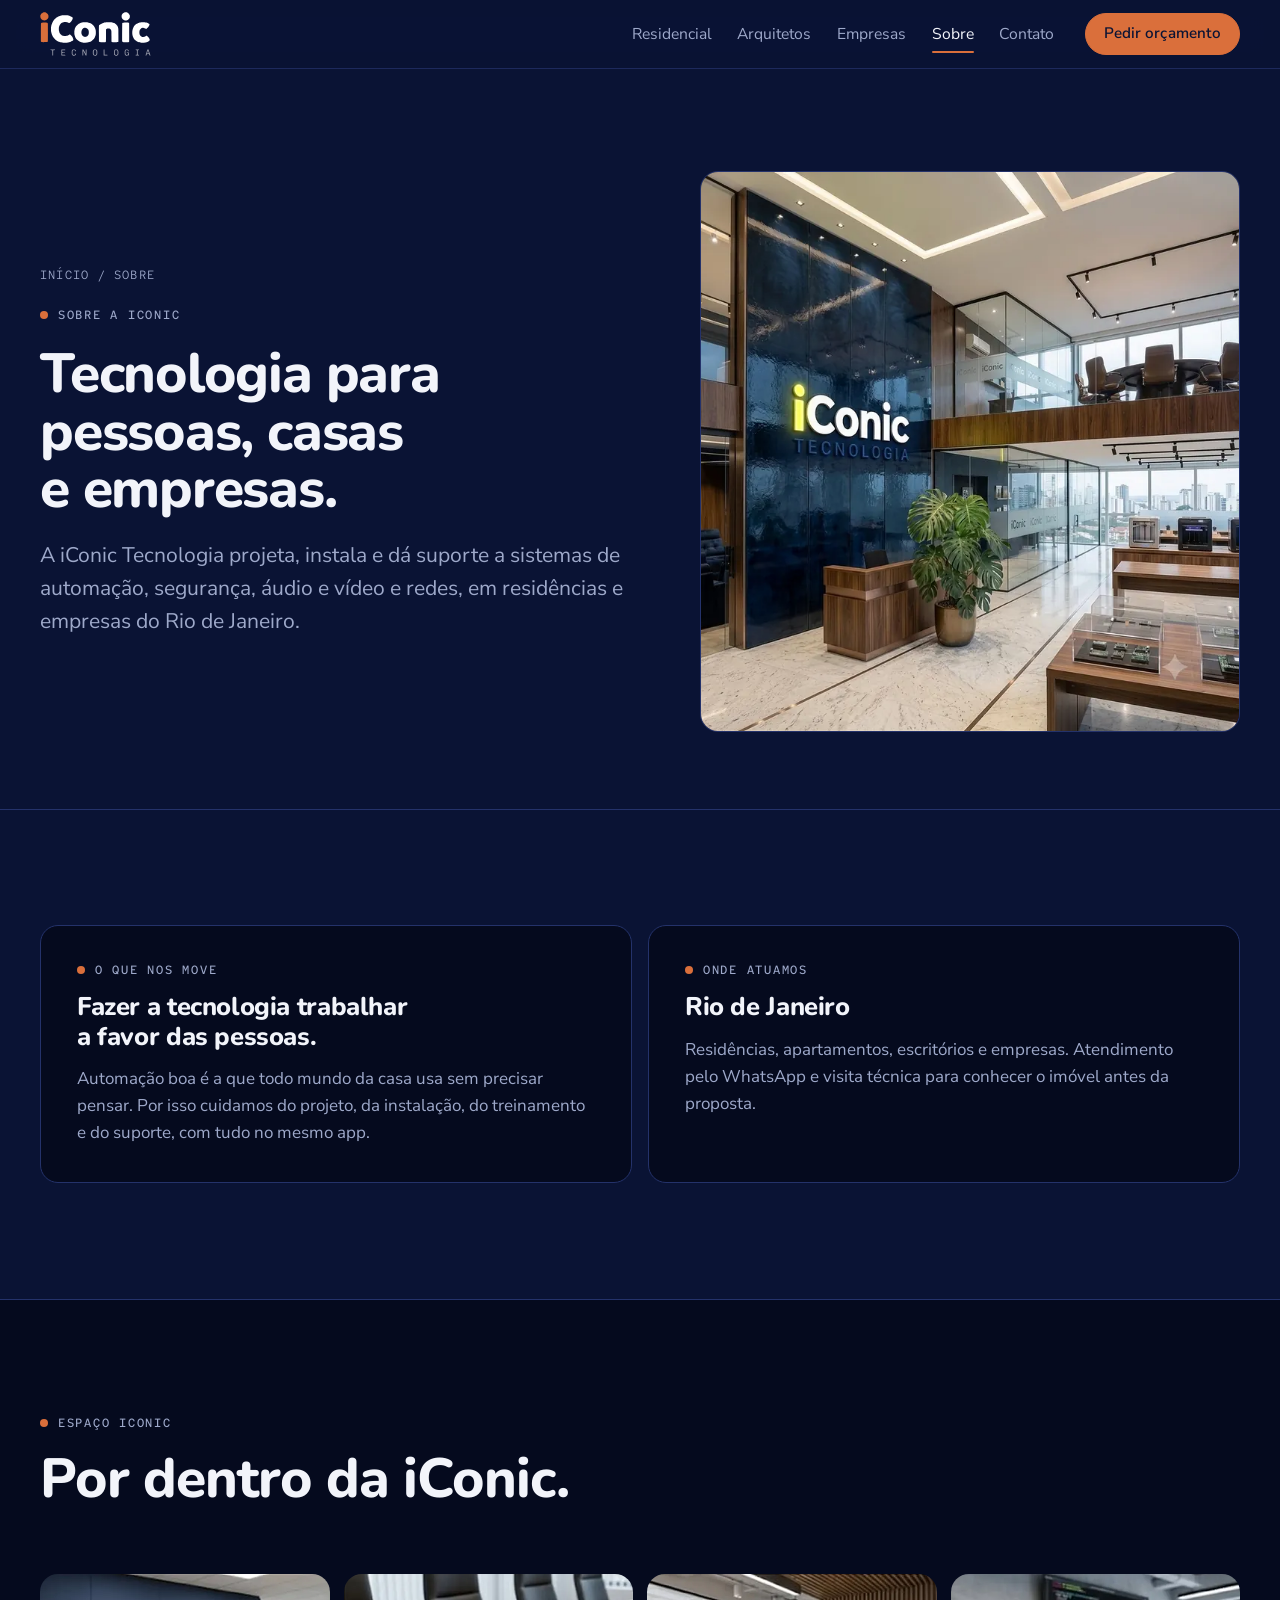
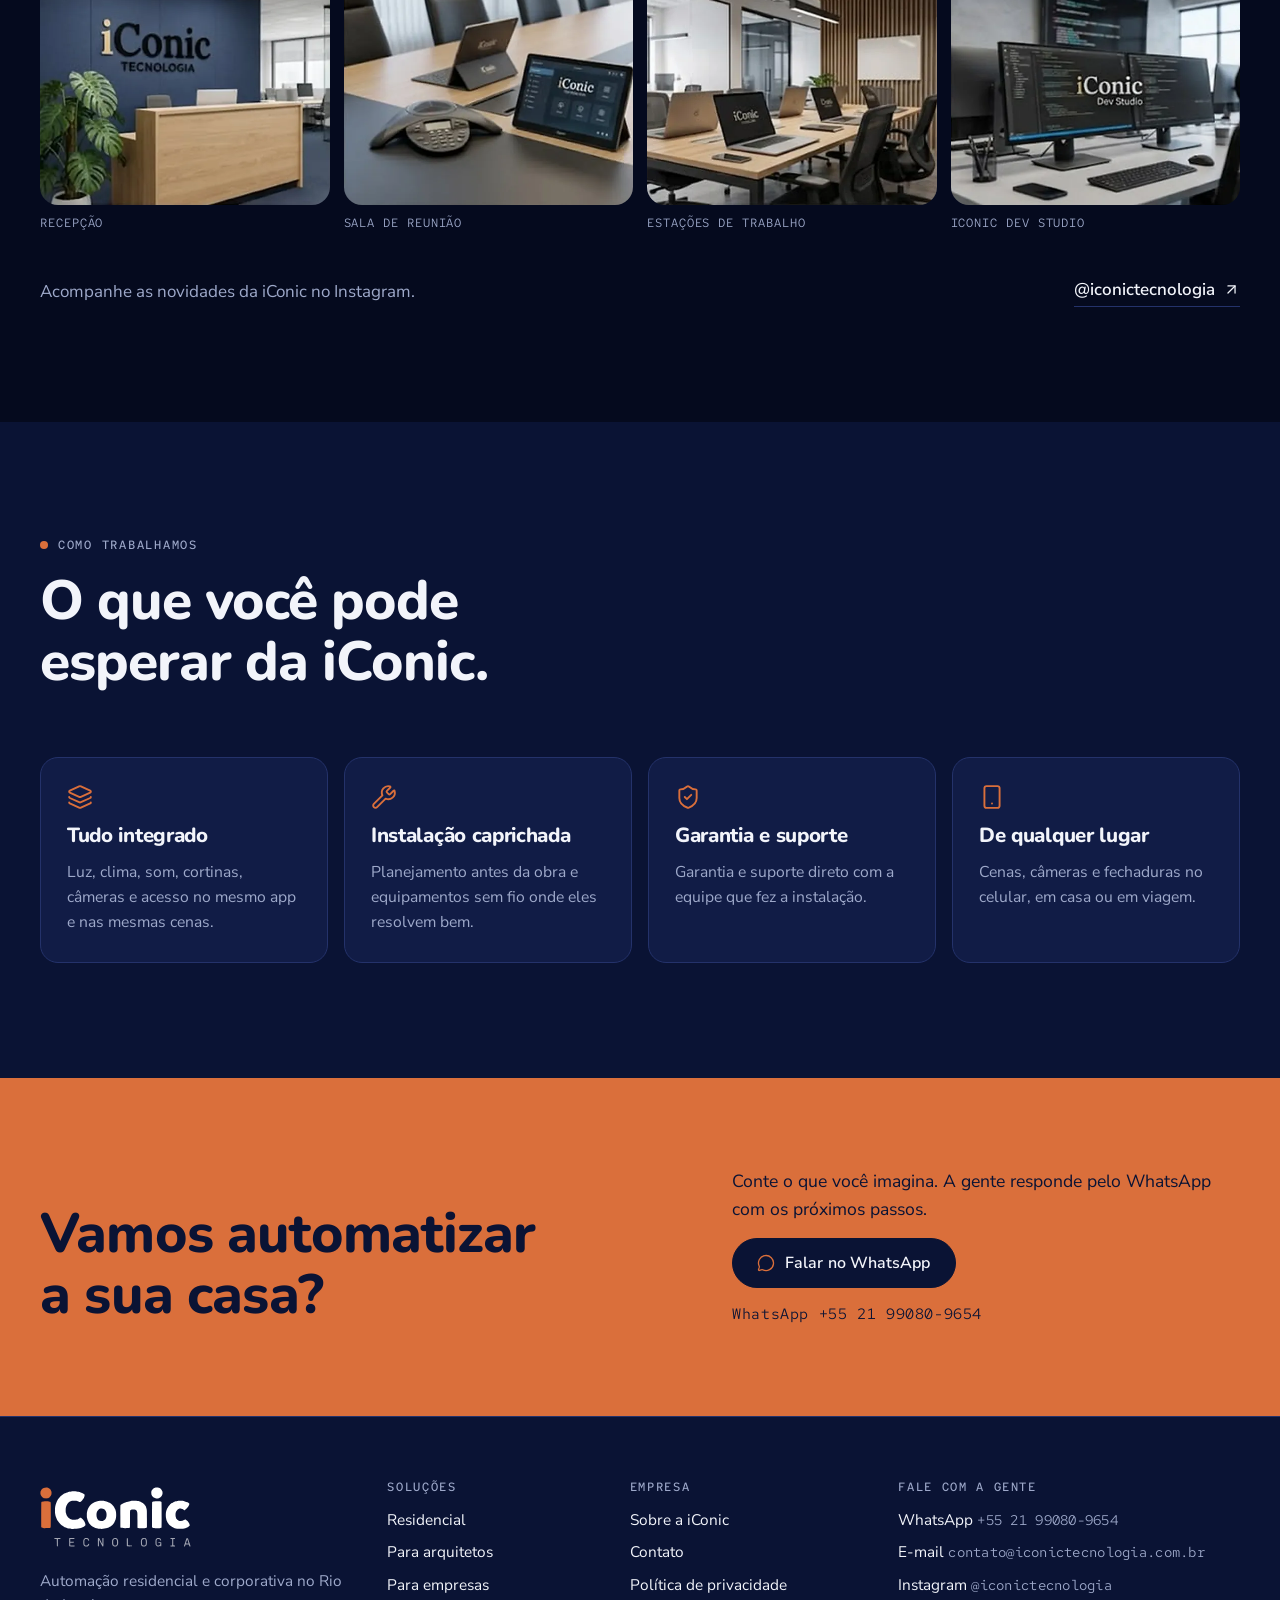
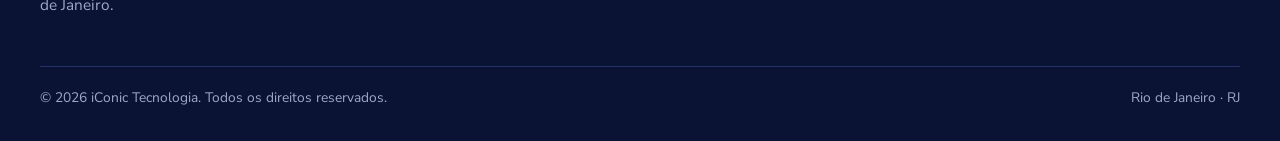
<file: sobre.html>
<!doctype html>
<html lang="pt-BR">
<head>
  <meta http-equiv="Content-Security-Policy" content="default-src 'self'; script-src 'self' ; style-src 'self' 'unsafe-inline'; img-src 'self' data: blob: https:; media-src 'self' blob:; font-src 'self' data:; connect-src 'self'; frame-src https://www.youtube.com https://www.google.com; object-src 'none'; base-uri 'self'; form-action 'self' https://wa.me; frame-ancestors 'none'">
<meta charset="utf-8">
<meta name="viewport" content="width=device-width, initial-scale=1, viewport-fit=cover">
<title>Sobre a iConic | iConic Tecnologia</title>
<meta name="claude:viewport-fit-sides" content="cover">
<meta name="description" content="Conheça a iConic Tecnologia: automação, segurança, áudio e vídeo e redes para casas e empresas no Rio de Janeiro.">
<link rel="canonical" href="https://www.iconictecnologia.com.br/sobre.html">
<meta name="robots" content="index, follow, max-image-preview:large">
<meta name="theme-color" content="#0a1334">
<meta name="referrer" content="strict-origin-when-cross-origin">
<meta name="format-detection" content="telephone=no">
<meta property="og:type" content="website">
<meta property="og:locale" content="pt_BR">
<meta property="og:site_name" content="iConic Tecnologia">
<meta property="og:title" content="Sobre a iConic | iConic Tecnologia">
<meta property="og:description" content="Conheça a iConic Tecnologia: automação, segurança, áudio e vídeo e redes para casas e empresas no Rio de Janeiro.">
<meta property="og:url" content="https://www.iconictecnologia.com.br/sobre.html">
<meta property="og:image" content="https://www.iconictecnologia.com.br/assets/img/og-iconic.jpg">
<meta property="og:image:width" content="1200">
<meta property="og:image:height" content="630">
<meta property="og:image:alt" content="Logo da iConic Tecnologia e a frase: A casa inteira em um toque.">
<meta name="twitter:card" content="summary_large_image">
<link rel="icon" href="favicon.ico" sizes="any">
<link rel="icon" href="assets/favicon.svg" type="image/svg+xml">
<link rel="apple-touch-icon" href="assets/apple-touch-icon.png">
<link rel="manifest" href="site.webmanifest">
<link rel="preload" href="assets/fonts/nunito-sans-latin-400-normal.woff2" as="font" type="font/woff2" crossorigin>
<link rel="preload" href="assets/fonts/nunito-latin-800-normal.woff2" as="font" type="font/woff2" crossorigin>
<link rel="stylesheet" href="assets/css/site.css?v=b51ee9cc">
</head>
<body>
<svg width="0" height="0" style="position:absolute" aria-hidden="true" focusable="false"><defs><symbol id="i-air-vent" viewBox="0 0 24 24" fill="none" stroke="currentColor" stroke-width="1.75" stroke-linecap="round" stroke-linejoin="round"><path d="M18 17.5a2.5 2.5 0 1 1-4 2.03V12" /> <path d="M6 12H4a2 2 0 0 1-2-2V5a2 2 0 0 1 2-2h16a2 2 0 0 1 2 2v5a2 2 0 0 1-2 2h-2" /> <path d="M6 8h12" /> <path d="M6.6 15.572A2 2 0 1 0 10 17v-5" /></symbol><symbol id="i-arrow-right" viewBox="0 0 24 24" fill="none" stroke="currentColor" stroke-width="1.75" stroke-linecap="round" stroke-linejoin="round"><path d="M5 12h14" /> <path d="m12 5 7 7-7 7" /></symbol><symbol id="i-arrow-up-right" viewBox="0 0 24 24" fill="none" stroke="currentColor" stroke-width="1.75" stroke-linecap="round" stroke-linejoin="round"><path d="M7 7h10v10" /> <path d="M7 17 17 7" /></symbol><symbol id="i-bed-double" viewBox="0 0 24 24" fill="none" stroke="currentColor" stroke-width="1.75" stroke-linecap="round" stroke-linejoin="round"><path d="M2 20v-8a2 2 0 0 1 2-2h16a2 2 0 0 1 2 2v8" /> <path d="M4 10V6a2 2 0 0 1 2-2h12a2 2 0 0 1 2 2v4" /> <path d="M12 4v6" /> <path d="M2 18h20" /></symbol><symbol id="i-blinds" viewBox="0 0 24 24" fill="none" stroke="currentColor" stroke-width="1.75" stroke-linecap="round" stroke-linejoin="round"><path d="M3 3h18" /> <path d="M20 7H8" /> <path d="M20 11H8" /> <path d="M10 19h10" /> <path d="M8 15h12" /> <path d="M4 3v14" /> <circle cx="4" cy="19" r="2" /></symbol><symbol id="i-building-2" viewBox="0 0 24 24" fill="none" stroke="currentColor" stroke-width="1.75" stroke-linecap="round" stroke-linejoin="round"><path d="M10 12h4" /> <path d="M10 8h4" /> <path d="M14 21v-3a2 2 0 0 0-4 0v3" /> <path d="M6 10H4a2 2 0 0 0-2 2v7a2 2 0 0 0 2 2h16a2 2 0 0 0 2-2V9a2 2 0 0 0-2-2h-2" /> <path d="M6 21V5a2 2 0 0 1 2-2h8a2 2 0 0 1 2 2v16" /></symbol><symbol id="i-cable" viewBox="0 0 24 24" fill="none" stroke="currentColor" stroke-width="1.75" stroke-linecap="round" stroke-linejoin="round"><path d="M17 19a1 1 0 0 1-1-1v-2a2 2 0 0 1 2-2h2a2 2 0 0 1 2 2v2a1 1 0 0 1-1 1z" /> <path d="M17 21v-2" /> <path d="M19 14V6.5a1 1 0 0 0-7 0v11a1 1 0 0 1-7 0V10" /> <path d="M21 21v-2" /> <path d="M3 5V3" /> <path d="M4 10a2 2 0 0 1-2-2V6a1 1 0 0 1 1-1h4a1 1 0 0 1 1 1v2a2 2 0 0 1-2 2z" /> <path d="M7 5V3" /></symbol><symbol id="i-cctv" viewBox="0 0 24 24" fill="none" stroke="currentColor" stroke-width="1.75" stroke-linecap="round" stroke-linejoin="round"><path d="M16.75 12h3.632a1 1 0 0 1 .894 1.447l-2.034 4.069a1 1 0 0 1-1.708.134l-2.124-2.97" /> <path d="M17.106 9.053a1 1 0 0 1 .447 1.341l-3.106 6.211a1 1 0 0 1-1.342.447L3.61 12.3a2.92 2.92 0 0 1-1.3-3.91L3.69 5.6a2.92 2.92 0 0 1 3.92-1.3z" /> <path d="M2 19h3.76a2 2 0 0 0 1.8-1.1L9 15" /> <path d="M2 21v-4" /> <path d="M7 9h.01" /></symbol><symbol id="i-check" viewBox="0 0 24 24" fill="none" stroke="currentColor" stroke-width="1.75" stroke-linecap="round" stroke-linejoin="round"><path d="M20 6 9 17l-5-5" /></symbol><symbol id="i-clapperboard" viewBox="0 0 24 24" fill="none" stroke="currentColor" stroke-width="1.75" stroke-linecap="round" stroke-linejoin="round"><path d="m12.296 3.464 3.02 3.956" /> <path d="M20.2 6 3 11l-.9-2.4c-.3-1.1.3-2.2 1.3-2.5l13.5-4c1.1-.3 2.2.3 2.5 1.3z" /> <path d="M3 11h18v8a2 2 0 0 1-2 2H5a2 2 0 0 1-2-2z" /> <path d="m6.18 5.276 3.1 3.899" /></symbol><symbol id="i-clock" viewBox="0 0 24 24" fill="none" stroke="currentColor" stroke-width="1.75" stroke-linecap="round" stroke-linejoin="round"><circle cx="12" cy="12" r="10" /> <path d="M12 6v6l4 2" /></symbol><symbol id="i-door-open" viewBox="0 0 24 24" fill="none" stroke="currentColor" stroke-width="1.75" stroke-linecap="round" stroke-linejoin="round"><path d="M10 21H2" /> <path d="M10 3H7a2 2 0 00-2 2v16" /> <path d="M14 12h.01" /> <path d="M19 21V5a2 2 0 00-1.675-1.974l-6.163-1.013A1 1 0 0010 3v18a1 1 0 001.124.992z" /> <path d="M22 21h-3" /></symbol><symbol id="i-drafting-compass" viewBox="0 0 24 24" fill="none" stroke="currentColor" stroke-width="1.75" stroke-linecap="round" stroke-linejoin="round"><path d="m12.99 6.74 1.93 3.44" /> <path d="M19.136 12a10 10 0 0 1-14.271 0" /> <path d="m21 21-2.16-3.84" /> <path d="m3 21 8.02-14.26" /> <circle cx="12" cy="5" r="2" /></symbol><symbol id="i-house" viewBox="0 0 24 24" fill="none" stroke="currentColor" stroke-width="1.75" stroke-linecap="round" stroke-linejoin="round"><path d="M15 21v-8a1 1 0 0 0-1-1h-4a1 1 0 0 0-1 1v8" /> <path d="M3 10a2 2 0 0 1 .709-1.528l7-6a2 2 0 0 1 2.582 0l7 6A2 2 0 0 1 21 10v9a2 2 0 0 1-2 2H5a2 2 0 0 1-2-2z" /></symbol><symbol id="i-layers" viewBox="0 0 24 24" fill="none" stroke="currentColor" stroke-width="1.75" stroke-linecap="round" stroke-linejoin="round"><path d="M12.83 2.18a2 2 0 0 0-1.66 0L2.6 6.08a1 1 0 0 0 0 1.83l8.58 3.91a2 2 0 0 0 1.66 0l8.58-3.9a1 1 0 0 0 0-1.83z" /> <path d="M2 12a1 1 0 0 0 .58.91l8.6 3.91a2 2 0 0 0 1.65 0l8.58-3.9A1 1 0 0 0 22 12" /> <path d="M2 17a1 1 0 0 0 .58.91l8.6 3.91a2 2 0 0 0 1.65 0l8.58-3.9A1 1 0 0 0 22 17" /></symbol><symbol id="i-lightbulb" viewBox="0 0 24 24" fill="none" stroke="currentColor" stroke-width="1.75" stroke-linecap="round" stroke-linejoin="round"><path d="M15 14c.2-1 .7-1.7 1.5-2.5 1-.9 1.5-2.2 1.5-3.5A6 6 0 0 0 6 8c0 1 .2 2.2 1.5 3.5.7.7 1.3 1.5 1.5 2.5" /> <path d="M9 18h6" /> <path d="M10 22h4" /></symbol><symbol id="i-log-out" viewBox="0 0 24 24" fill="none" stroke="currentColor" stroke-width="1.75" stroke-linecap="round" stroke-linejoin="round"><path d="m16 17 5-5-5-5" /> <path d="M21 12H9" /> <path d="M9 21H5a2 2 0 0 1-2-2V5a2 2 0 0 1 2-2h4" /></symbol><symbol id="i-mail" viewBox="0 0 24 24" fill="none" stroke="currentColor" stroke-width="1.75" stroke-linecap="round" stroke-linejoin="round"><path d="m22 7-8.991 5.727a2 2 0 0 1-2.009 0L2 7" /> <rect x="2" y="4" width="20" height="16" rx="2" /></symbol><symbol id="i-menu" viewBox="0 0 24 24" fill="none" stroke="currentColor" stroke-width="1.75" stroke-linecap="round" stroke-linejoin="round"><path d="M4 5h16" /> <path d="M4 12h16" /> <path d="M4 19h16" /></symbol><symbol id="i-message-circle" viewBox="0 0 24 24" fill="none" stroke="currentColor" stroke-width="1.75" stroke-linecap="round" stroke-linejoin="round"><path d="M2.992 16.342a2 2 0 0 1 .094 1.167l-1.065 3.29a1 1 0 0 0 1.236 1.168l3.413-.998a2 2 0 0 1 1.099.092 10 10 0 1 0-4.777-4.719" /></symbol><symbol id="i-plus" viewBox="0 0 24 24" fill="none" stroke="currentColor" stroke-width="1.75" stroke-linecap="round" stroke-linejoin="round"><path d="M5 12h14" /> <path d="M12 5v14" /></symbol><symbol id="i-presentation" viewBox="0 0 24 24" fill="none" stroke="currentColor" stroke-width="1.75" stroke-linecap="round" stroke-linejoin="round"><path d="M2 3h20" /> <path d="M21 3v11a2 2 0 0 1-2 2H5a2 2 0 0 1-2-2V3" /> <path d="m7 21 5-5 5 5" /></symbol><symbol id="i-scan-face" viewBox="0 0 24 24" fill="none" stroke="currentColor" stroke-width="1.75" stroke-linecap="round" stroke-linejoin="round"><path d="M3 7V5a2 2 0 0 1 2-2h2" /> <path d="M17 3h2a2 2 0 0 1 2 2v2" /> <path d="M21 17v2a2 2 0 0 1-2 2h-2" /> <path d="M7 21H5a2 2 0 0 1-2-2v-2" /> <path d="M8 14s1.5 2 4 2 4-2 4-2" /> <path d="M9 9h.01" /> <path d="M15 9h.01" /></symbol><symbol id="i-shield-check" viewBox="0 0 24 24" fill="none" stroke="currentColor" stroke-width="1.75" stroke-linecap="round" stroke-linejoin="round"><path d="M20 13c0 5-3.5 7.5-7.66 8.95a1 1 0 0 1-.67-.01C7.5 20.5 4 18 4 13V6a1 1 0 0 1 1-1c2 0 4.5-1.2 6.24-2.72a1.17 1.17 0 0 1 1.52 0C14.51 3.81 17 5 19 5a1 1 0 0 1 1 1z" /> <path d="m9 12 2 2 4-4" /></symbol><symbol id="i-smartphone" viewBox="0 0 24 24" fill="none" stroke="currentColor" stroke-width="1.75" stroke-linecap="round" stroke-linejoin="round"><rect width="14" height="20" x="5" y="2" rx="2" ry="2" /> <path d="M12 18h.01" /></symbol><symbol id="i-sofa" viewBox="0 0 24 24" fill="none" stroke="currentColor" stroke-width="1.75" stroke-linecap="round" stroke-linejoin="round"><path d="M20 9V6a2 2 0 0 0-2-2H6a2 2 0 0 0-2 2v3" /> <path d="M2 16a2 2 0 0 0 2 2h16a2 2 0 0 0 2-2v-5a2 2 0 0 0-4 0v1.5a.5.5 0 0 1-.5.5h-11a.5.5 0 0 1-.5-.5V11a2 2 0 0 0-4 0z" /> <path d="M4 18v2" /> <path d="M20 18v2" /> <path d="M12 4v9" /></symbol><symbol id="i-speaker" viewBox="0 0 24 24" fill="none" stroke="currentColor" stroke-width="1.75" stroke-linecap="round" stroke-linejoin="round"><rect width="16" height="20" x="4" y="2" rx="2" /> <path d="M12 6h.01" /> <circle cx="12" cy="14" r="4" /> <path d="M12 14h.01" /></symbol><symbol id="i-sprout" viewBox="0 0 24 24" fill="none" stroke="currentColor" stroke-width="1.75" stroke-linecap="round" stroke-linejoin="round"><path d="M14 9.536V7a4 4 0 0 1 4-4h1.5a.5.5 0 0 1 .5.5V5a4 4 0 0 1-4 4 4 4 0 0 0-4 4c0 2 1 3 1 5a5 5 0 0 1-1 3" /> <path d="M4 9a5 5 0 0 1 8 4 5 5 0 0 1-8-4" /> <path d="M5 21h14" /></symbol><symbol id="i-trees" viewBox="0 0 24 24" fill="none" stroke="currentColor" stroke-width="1.75" stroke-linecap="round" stroke-linejoin="round"><path d="M10 10v.2A3 3 0 0 1 8.9 16H5a3 3 0 0 1-1-5.8V10a3 3 0 0 1 6 0Z" /> <path d="M7 16v6" /> <path d="M13 19v3" /> <path d="M12 19h8.3a1 1 0 0 0 .7-1.7L18 14h.3a1 1 0 0 0 .7-1.7L16 9h.2a1 1 0 0 0 .8-1.7L13 3l-1.4 1.5" /></symbol><symbol id="i-tv" viewBox="0 0 24 24" fill="none" stroke="currentColor" stroke-width="1.75" stroke-linecap="round" stroke-linejoin="round"><path d="m17 2-5 5-5-5" /> <rect width="20" height="15" x="2" y="7" rx="2" /></symbol><symbol id="i-utensils" viewBox="0 0 24 24" fill="none" stroke="currentColor" stroke-width="1.75" stroke-linecap="round" stroke-linejoin="round"><path d="M3 2v7c0 1.1.9 2 2 2h4a2 2 0 0 0 2-2V2" /> <path d="M7 2v20" /> <path d="M21 15V2a5 5 0 0 0-5 5v6c0 1.1.9 2 2 2h3Zm0 0v7" /></symbol><symbol id="i-video" viewBox="0 0 24 24" fill="none" stroke="currentColor" stroke-width="1.75" stroke-linecap="round" stroke-linejoin="round"><path d="m16 13 5.223 3.482a.5.5 0 0 0 .777-.416V7.87a.5.5 0 0 0-.752-.432L16 10.5" /> <rect x="2" y="6" width="14" height="12" rx="2" /></symbol><symbol id="i-volume-2" viewBox="0 0 24 24" fill="none" stroke="currentColor" stroke-width="1.75" stroke-linecap="round" stroke-linejoin="round"><path d="M11 4.702a.705.705 0 0 0-1.203-.498L6.413 7.587A1.4 1.4 0 0 1 5.416 8H3a1 1 0 0 0-1 1v6a1 1 0 0 0 1 1h2.416a1.4 1.4 0 0 1 .997.413l3.383 3.384A.705.705 0 0 0 11 19.298z" /> <path d="M16 9a5 5 0 0 1 0 6" /> <path d="M19.364 18.364a9 9 0 0 0 0-12.728" /></symbol><symbol id="i-volume-x" viewBox="0 0 24 24" fill="none" stroke="currentColor" stroke-width="1.75" stroke-linecap="round" stroke-linejoin="round"><path d="M11 4.702a.7.7 0 0 0-1.203-.498L6.413 7.587A1.4 1.4 0 0 1 5.416 8H3a1 1 0 0 0-1 1v6a1 1 0 0 0 1 1h2.416a1.4 1.4 0 0 1 .997.413l3.383 3.384A.7.7 0 0 0 11 19.298z" /> <path d="m16.5 14.5 5-5" /> <path d="m16.5 9.5 5 5" /></symbol><symbol id="i-waves" viewBox="0 0 24 24" fill="none" stroke="currentColor" stroke-width="1.75" stroke-linecap="round" stroke-linejoin="round"><path d="M2 12q2.5 2 5 0t5 0 5 0 5 0" /> <path d="M2 19q2.5 2 5 0t5 0 5 0 5 0" /> <path d="M2 5q2.5 2 5 0t5 0 5 0 5 0" /></symbol><symbol id="i-wifi" viewBox="0 0 24 24" fill="none" stroke="currentColor" stroke-width="1.75" stroke-linecap="round" stroke-linejoin="round"><path d="M12 20h.01" /> <path d="M2 8.82a15 15 0 0 1 20 0" /> <path d="M5 12.859a10 10 0 0 1 14 0" /> <path d="M8.5 16.429a5 5 0 0 1 7 0" /></symbol><symbol id="i-wrench" viewBox="0 0 24 24" fill="none" stroke="currentColor" stroke-width="1.75" stroke-linecap="round" stroke-linejoin="round"><path d="M14.7 6.3a1 1 0 0 0 0 1.4l1.6 1.6a1 1 0 0 0 1.4 0l3.106-3.105c.32-.322.863-.22.983.218a6 6 0 0 1-8.259 7.057l-7.91 7.91a1 1 0 0 1-2.999-3l7.91-7.91a6 6 0 0 1 7.057-8.259c.438.12.54.662.219.984z" /></symbol><symbol id="i-x" viewBox="0 0 24 24" fill="none" stroke="currentColor" stroke-width="1.75" stroke-linecap="round" stroke-linejoin="round"><path d="M18 6 6 18" /> <path d="m6 6 12 12" /></symbol></defs></svg>
<a class="skip-link" href="#conteudo">Pular para o conteúdo</a>
<header class="site-header">
  <div class="wrap">
    <a class="brand" href="index.html" aria-label="iConic Tecnologia, página inicial"><svg aria-hidden="true" focusable="false" xmlns="http://www.w3.org/2000/svg" viewBox="141.7 370.7 717.3 285.0"><path fill="#da6f3b" fill-rule="evenodd" d="M159.67 566.12C159.21 566.05 157.71 565.84 156.33 565.65C151.02 564.90 148.76 563.65 148.01 561.04C147.55 559.44 147.49 445.82 147.95 444.38C148.89 441.43 149.90 440.86 155.76 439.96C162.83 438.89 164.88 438.70 169.93 438.68C176.60 438.66 182.60 439.33 187.83 440.67C191.10 441.51 191.19 441.56 191.79 442.94C193.04 445.82 193.08 447.40 193.05 504.37C193.03 559.75 193.02 559.91 192.33 561.75C191.95 562.77 191.41 563.79 191.14 564.03C190.86 564.26 189.63 564.65 188.40 564.91C187.17 565.16 185.57 565.53 184.83 565.72C183.59 566.05 161.60 566.40 159.67 566.12ZM164.17 424.60C163.25 424.43 161.97 424.13 161.33 423.94C159.99 423.53 156.26 421.74 156.01 421.38C155.91 421.25 155.38 420.80 154.83 420.38C154.28 419.96 152.60 418.49 151.09 417.10C149.07 415.24 148.29 414.29 148.15 413.51C148.04 412.92 147.33 411.63 146.58 410.64C145.74 409.53 144.98 408.03 144.63 406.76C143.82 403.87 143.51 397.84 143.97 394.04C144.37 390.81 144.75 389.75 146.10 388.12C146.54 387.60 147.00 386.73 147.13 386.21C147.35 385.30 149.43 382.43 151.08 380.73C152.84 378.93 156.69 376.32 159.17 375.24C162.51 373.78 167.36 372.89 172.17 372.86L175.83 372.83L179.00 374.37C180.74 375.21 182.86 376.16 183.71 376.48C185.42 377.12 190.22 381.19 191.50 383.08C192.95 385.21 195.95 392.14 196.30 394.17C196.77 396.91 196.79 398.56 196.36 402.83C195.94 406.95 195.60 408.00 193.68 411.14C192.94 412.35 192.33 413.43 192.33 413.54C192.33 414.14 190.79 415.75 189.83 416.15C189.21 416.40 188.48 417.06 188.20 417.61C186.99 419.93 181.69 423.14 177.08 424.31C174.98 424.85 173.45 424.99 170.11 424.95C167.76 424.93 165.08 424.77 164.17 424.60Z"/><path fill="currentColor" fill-rule="evenodd" d="M292.67 569.68C286.59 569.03 283.61 568.65 282.27 568.35C281.48 568.17 279.18 567.71 277.17 567.32C272.90 566.49 270.26 565.81 268.78 565.14C268.21 564.88 267.57 564.67 267.38 564.67C267.18 564.67 266.46 564.42 265.76 564.12C265.07 563.82 264.20 563.45 263.83 563.31C259.87 561.71 257.29 560.51 256.96 560.12C256.75 559.86 255.28 558.95 253.70 558.11C250.19 556.22 246.72 553.99 244.50 552.20C239.72 548.35 231.98 540.27 229.14 536.17C228.50 535.25 227.41 533.68 226.70 532.67C224.04 528.87 223.08 526.95 219.33 517.98C216.51 511.25 214.55 504.21 213.62 497.50C212.94 492.55 212.84 490.60 212.86 482.00C212.89 473.23 212.99 471.52 213.76 466.17C214.24 462.87 214.86 459.42 215.12 458.50C215.39 457.58 215.84 456.01 216.13 455.00C217.14 451.44 218.09 448.77 220.40 443.00C222.52 437.72 223.11 436.42 224.17 434.71C224.35 434.41 225.17 432.97 225.98 431.50C226.80 430.03 228.12 428.01 228.93 427.00C229.73 425.99 231.31 423.99 232.44 422.56C233.57 421.12 235.24 419.09 236.15 418.06C238.86 414.96 248.97 406.60 251.94 404.99C252.80 404.53 254.10 403.77 254.83 403.31C257.34 401.74 263.04 399.22 269.50 396.82C271.33 396.13 273.28 395.38 273.83 395.14C275.63 394.35 283.48 392.72 290.00 391.79C296.14 390.91 309.03 390.98 315.86 391.93C321.88 392.78 329.05 394.21 330.67 394.90C331.31 395.17 333.18 395.85 334.83 396.39C336.48 396.94 339.53 398.20 341.60 399.19C343.66 400.19 345.46 401.00 345.60 401.00C346.02 401.01 349.79 403.00 351.11 403.91C354.05 405.94 354.54 409.58 352.71 415.80C351.19 420.97 349.45 424.28 345.85 428.89C345.11 429.84 344.00 431.29 343.39 432.13C341.35 434.90 337.20 438.90 334.68 440.52C332.72 441.78 331.82 442.15 330.44 442.27C328.85 442.40 328.47 442.28 326.10 440.90C323.42 439.33 321.65 438.61 317.33 437.33C315.96 436.92 314.50 436.46 314.10 436.31C313.69 436.15 311.41 435.85 309.02 435.64C304.56 435.25 296.07 435.63 293.83 436.33C287.21 438.39 285.10 439.15 283.63 440.02C281.67 441.18 279.83 442.50 278.81 443.49C278.42 443.86 276.95 445.28 275.54 446.65C271.24 450.79 267.73 457.26 265.76 464.67C264.06 471.03 263.95 471.78 263.77 478.70C263.57 486.16 263.96 491.20 264.99 494.33C265.33 495.34 266.08 497.74 266.67 499.67C268.06 504.19 268.58 505.31 271.42 509.97C273.64 513.60 275.39 515.66 277.33 516.93C277.79 517.23 278.93 518.12 279.87 518.91C282.04 520.72 288.71 524.11 291.42 524.77C292.56 525.04 294.25 525.45 295.17 525.67C297.51 526.23 306.59 526.46 310.17 526.05C311.82 525.86 314.23 525.47 315.53 525.18C318.41 524.55 325.23 521.56 327.82 519.79C331.36 517.39 331.70 517.24 334.01 517.22C335.98 517.20 336.35 517.31 338.06 518.45C340.15 519.83 346.68 526.31 349.36 529.66C351.53 532.37 352.34 533.68 353.29 536.00C353.70 537.01 354.17 538.13 354.33 538.50C356.62 543.69 357.67 547.39 357.67 550.30C357.67 552.54 357.60 552.73 356.49 553.96C355.85 554.68 354.23 555.97 352.91 556.84C351.58 557.71 349.88 558.84 349.12 559.35C347.62 560.35 346.20 561.02 341.33 563.05C334.02 566.09 327.79 567.56 314.67 569.35C311.22 569.82 296.13 570.04 292.67 569.68ZM426.00 569.29C422.92 569.01 421.89 568.86 416.00 567.81C412.95 567.27 408.03 566.01 404.88 564.95C396.29 562.08 385.04 554.32 379.08 547.17C376.39 543.94 373.00 539.27 373.00 538.80C373.00 538.59 372.78 538.23 372.50 538.00C372.22 537.77 372.00 537.40 372.00 537.18C372.00 536.95 371.19 535.28 370.21 533.47C368.15 529.69 366.77 525.50 365.26 518.44C364.21 513.54 364.20 513.41 364.18 503.83C364.17 493.85 364.27 492.73 365.89 485.67C367.92 476.81 372.87 466.74 378.40 460.25C380.69 457.57 387.27 451.15 389.35 449.57C392.84 446.93 402.97 441.77 407.33 440.41C418.21 437.03 421.84 436.50 434.17 436.50C443.84 436.50 445.14 436.61 452.17 437.99C458.29 439.20 468.03 442.92 472.66 445.83C473.30 446.23 474.96 447.23 476.33 448.03C479.19 449.71 488.06 458.02 490.86 461.64C492.27 463.47 498.67 474.84 498.67 475.52C498.67 475.64 498.88 476.21 499.13 476.78C499.89 478.49 501.59 483.70 501.97 485.50C503.53 492.91 504.08 504.82 503.20 512.56C502.62 517.75 502.01 520.78 500.75 524.83C499.70 528.19 499.49 528.68 496.28 535.18C493.87 540.04 493.03 541.40 489.63 545.95C486.98 549.48 479.35 556.45 476.52 557.91C475.99 558.18 474.84 558.91 473.97 559.52C471.09 561.54 465.62 564.11 460.67 565.77C451.35 568.88 437.29 570.30 426.00 569.29ZM798.17 569.16C791.45 568.46 781.99 566.50 778.67 565.11C778.02 564.84 777.20 564.50 776.83 564.35C771.14 562.00 765.26 558.37 759.67 553.77C755.39 550.25 753.61 548.20 749.22 541.71C747.88 539.73 744.10 531.99 743.17 529.33C742.76 528.14 742.18 526.15 741.88 524.92C741.59 523.68 741.12 521.73 740.84 520.58C739.36 514.55 738.85 500.59 739.84 493.50C740.97 485.52 743.17 477.89 745.82 472.84C750.66 463.63 752.25 461.37 757.80 455.71C762.88 450.55 764.56 449.16 768.17 447.18C769.45 446.48 771.18 445.53 772.00 445.07C772.82 444.60 774.48 443.73 775.67 443.11C776.86 442.50 778.06 441.86 778.33 441.68C779.11 441.17 787.56 438.64 790.17 438.13C797.46 436.71 801.21 436.34 808.44 436.33C817.60 436.33 821.03 436.76 830.00 439.01C834.73 440.20 837.64 441.29 841.83 443.41C846.77 445.92 849.12 447.39 850.38 448.77C851.24 449.72 851.33 449.99 851.13 451.29C850.82 453.35 849.23 457.50 847.33 461.17C844.68 466.29 842.56 468.99 836.83 474.50C833.78 477.43 830.96 480.02 830.56 480.24C828.87 481.18 827.02 480.63 824.00 478.30C821.11 476.07 816.71 474.26 812.77 473.69C804.39 472.45 797.83 474.99 791.93 481.76C789.48 484.57 788.39 486.63 787.03 491.00C785.65 495.42 785.21 499.27 785.44 504.83C785.64 509.75 786.30 513.57 787.36 515.90C787.71 516.67 788.00 517.40 788.00 517.52C788.00 518.03 790.14 521.91 791.10 523.16C792.73 525.27 795.26 527.54 797.40 528.82C798.49 529.47 799.48 530.00 799.61 530.00C799.73 530.00 800.25 530.22 800.75 530.48C802.29 531.29 805.68 532.03 808.67 532.22C814.64 532.61 821.19 530.84 825.48 527.69C828.94 525.15 830.21 524.57 832.01 524.74C834.21 524.95 835.45 525.87 840.95 531.32C845.24 535.57 846.12 536.69 848.45 540.82C848.97 541.74 849.89 543.32 850.49 544.33C851.63 546.25 853.00 550.79 853.00 552.62C853.00 554.21 852.30 555.03 848.22 558.22C842.22 562.91 833.27 566.90 826.67 567.83C825.84 567.95 824.04 568.25 822.67 568.50C816.30 569.67 805.84 569.95 798.17 569.16ZM620.00 566.80C615.20 566.52 608.15 565.59 607.19 565.10C606.63 564.82 605.83 564.28 605.42 563.90L604.67 563.22L604.66 530.19C604.64 495.60 604.68 496.61 603.20 489.90C602.09 484.90 599.00 481.12 594.50 479.28C590.87 477.78 589.53 477.59 583.74 477.74C578.70 477.88 577.91 477.98 575.50 478.82C572.59 479.84 570.91 480.84 570.05 482.05C569.55 482.77 569.49 486.22 569.33 522.67C569.21 553.02 569.07 562.67 568.76 563.21C568.54 563.59 567.56 564.28 566.60 564.73C563.66 566.10 559.20 566.50 546.83 566.50C531.23 566.50 525.87 565.79 524.17 563.52C523.51 562.63 523.50 562.15 523.43 511.56C523.37 472.50 523.45 460.09 523.76 458.76C524.07 457.44 524.55 456.61 525.75 455.35C527.34 453.66 530.96 451.12 533.69 449.76C538.08 447.58 543.00 445.43 546.97 443.95C549.43 443.04 551.83 442.10 552.31 441.86C553.30 441.35 564.83 438.60 569.00 437.87C576.85 436.50 580.24 436.28 590.50 436.44C603.01 436.63 606.62 437.12 615.67 439.83C618.34 440.63 620.91 441.67 622.83 442.75C624.48 443.67 626.57 444.79 627.47 445.24C629.53 446.26 633.73 449.47 635.52 451.38C636.96 452.92 641.39 458.44 642.62 460.23C644.33 462.72 647.29 470.84 648.30 475.83C649.64 482.48 649.67 483.39 649.67 523.50L649.67 562.62L648.85 563.59C647.03 565.75 641.73 566.68 630.33 566.82C625.84 566.88 621.19 566.86 620.00 566.80ZM687.50 566.45C686.95 566.39 684.85 566.17 682.83 565.97C677.07 565.41 674.93 564.51 674.35 562.42C673.83 560.53 673.92 444.62 674.44 442.83C675.04 440.80 676.67 440.14 682.67 439.53C690.34 438.74 697.61 438.55 704.33 438.97C713.77 439.56 717.96 440.38 718.75 441.79C719.38 442.91 719.65 468.49 719.55 517.83C719.49 545.10 719.34 562.21 719.14 562.83C718.89 563.59 718.35 564.06 716.93 564.75C715.35 565.52 714.21 565.75 709.94 566.17C705.39 566.61 690.49 566.80 687.50 566.45ZM439.83 531.65C445.90 530.06 450.10 526.96 453.44 521.61C455.56 518.20 456.80 514.56 457.50 509.69C458.80 500.69 457.24 490.32 453.75 484.67C452.22 482.19 448.48 478.14 446.52 476.84C442.97 474.49 438.78 473.33 433.89 473.35C427.05 473.37 423.53 474.95 417.55 480.65C415.15 482.96 413.48 485.60 412.50 488.67C412.18 489.68 411.72 491.10 411.47 491.83C409.46 497.92 409.58 507.66 411.76 515.23C414.01 523.02 419.63 528.99 427.04 531.47C430.25 532.54 436.11 532.62 439.83 531.65ZM693.50 425.29C689.78 424.83 685.50 423.26 682.17 421.12C680.02 419.75 675.45 415.07 673.75 412.50C671.34 408.88 670.24 404.42 670.23 398.33C670.22 392.82 671.67 387.49 673.79 385.26C674.19 384.84 674.74 384.05 675.01 383.50C675.28 382.95 676.62 381.37 678.00 380.00C680.71 377.28 683.42 375.70 688.00 374.14C692.29 372.69 692.96 372.60 698.00 372.77C702.66 372.92 702.96 372.98 706.45 374.29C711.16 376.07 713.31 377.33 715.62 379.65C718.68 382.74 722.05 388.19 723.22 391.92C724.08 394.67 724.07 402.23 723.20 405.67C722.49 408.50 720.52 412.45 718.73 414.67C717.19 416.56 713.38 420.37 712.50 420.90C711.66 421.39 707.58 423.39 705.93 424.10C703.48 425.17 697.32 425.76 693.50 425.29Z"/><path fill="currentColor" fill-opacity=".62" fill-rule="evenodd" d="M357.64 653.33C353.58 652.64 350.31 649.67 348.30 644.83C347.27 642.35 346.96 628.69 347.83 624.11C348.78 619.13 351.10 615.84 354.96 614.05C356.55 613.32 357.41 613.17 360.61 613.06C364.67 612.92 366.45 613.23 369.00 614.54C370.87 615.51 371.22 615.80 372.74 617.68C374.04 619.29 374.48 620.21 375.19 622.80C375.83 625.14 375.46 625.67 373.19 625.67L371.40 625.67L370.35 623.42C369.17 620.90 367.45 618.93 365.60 617.97C363.61 616.95 359.37 617.09 357.00 618.26C352.99 620.24 352.14 623.30 352.42 634.83C352.60 642.36 352.91 644.04 354.52 646.37C355.70 648.07 358.22 649.00 361.61 649.00C366.10 648.99 369.19 646.89 370.23 643.14C370.93 640.58 371.45 640.00 373.02 640.00C375.17 640.00 375.33 640.17 375.33 642.45C375.33 645.01 374.38 647.08 372.19 649.34C368.62 653.02 363.73 654.36 357.64 653.33ZM494.34 653.26C491.31 652.71 486.92 649.33 485.80 646.69C485.53 646.06 485.01 644.34 484.63 642.87C484.02 640.46 483.96 639.40 484.07 632.34C484.18 624.82 484.22 624.40 485.08 622.06C486.07 619.36 487.16 617.72 489.17 615.94C491.86 613.55 494.22 612.88 499.41 613.05C502.92 613.16 503.37 613.25 505.36 614.26C507.94 615.57 509.98 617.79 511.33 620.76C512.71 623.81 513.00 626.02 513.00 633.37C513.00 640.66 512.56 643.92 511.22 646.56C510.34 648.30 507.95 650.72 505.75 652.11C503.50 653.53 498.58 654.03 494.34 653.26ZM631.25 653.33C629.06 652.77 626.04 651.03 624.59 649.50C621.79 646.52 621.00 642.92 621.00 633.17C621.00 625.23 621.34 622.97 623.04 619.52C624.34 616.89 625.96 615.26 628.35 614.19C631.61 612.72 637.23 612.43 640.67 613.55C645.45 615.10 648.56 619.76 649.32 626.50C650.04 632.85 649.55 642.11 648.31 645.67C647.45 648.15 644.64 651.02 641.73 652.39C639.89 653.25 639.16 653.40 636.06 653.51C634.10 653.59 631.94 653.50 631.25 653.33ZM700.41 653.31C696.27 652.58 692.72 649.50 691.33 645.45C690.62 643.37 690.54 642.46 690.40 635.18C690.18 623.54 690.88 619.93 693.99 616.55C694.98 615.48 696.09 614.75 697.83 614.02C700.06 613.09 700.62 613.00 703.94 613.00C709.05 613.00 711.50 613.77 713.77 616.10C716.11 618.51 717.76 622.48 717.17 624.32C716.97 624.96 716.74 625.02 714.90 624.93L712.85 624.83L712.31 623.03C711.63 620.77 710.18 619.21 707.60 617.99C705.16 616.84 703.04 616.87 700.33 618.09C698.01 619.14 696.57 620.69 695.85 622.91C695.36 624.42 695.30 625.85 695.43 633.74C695.53 640.39 695.69 643.18 696.03 644.11C697.12 647.10 701.22 649.30 704.85 648.85C707.85 648.47 711.13 646.39 712.32 644.11C713.22 642.38 713.66 637.58 712.96 637.14C712.71 636.98 710.74 636.84 708.58 636.82C706.31 636.81 704.51 636.65 704.31 636.44C704.12 636.25 704.00 635.43 704.06 634.63L704.17 633.17L705.83 632.95C706.75 632.82 709.56 632.71 712.08 632.70C718.51 632.65 718.00 631.78 718.00 642.83C718.00 651.22 717.97 651.70 717.33 652.33C716.54 653.13 714.92 653.20 714.19 652.48C713.90 652.19 713.67 651.52 713.67 651.00C713.67 649.54 713.15 649.50 711.15 650.83C710.15 651.50 708.68 652.32 707.90 652.67C706.16 653.44 702.77 653.73 700.41 653.31ZM280.95 652.73C280.36 652.31 280.33 651.46 280.33 633.34C280.33 616.48 280.39 614.32 280.86 613.85C281.33 613.39 282.78 613.34 293.09 613.41L304.79 613.50L305.07 614.58C305.23 615.18 305.23 616.15 305.07 616.75L304.79 617.83L295.15 618.00L285.50 618.17L285.41 624.00C285.33 629.19 285.38 629.88 285.89 630.25C286.31 630.56 288.58 630.67 294.50 630.67C300.30 630.67 302.64 630.78 302.93 631.07C303.46 631.59 303.45 633.72 302.92 634.44C302.54 634.95 301.60 635.02 294.33 635.09C289.84 635.13 285.98 635.29 285.75 635.44C285.44 635.64 285.33 637.29 285.33 641.82C285.33 647.08 285.41 647.96 285.86 648.13C286.15 648.24 290.51 648.33 295.55 648.33C301.23 648.33 304.96 648.46 305.36 648.68C305.84 648.94 306.00 649.38 306.00 650.46C306.00 653.04 306.35 652.97 293.19 653.07C284.05 653.15 281.44 653.07 280.95 652.73ZM827.00 653.03C825.15 652.79 824.97 652.17 826.00 649.41C828.07 643.82 833.00 628.71 833.00 627.93C833.00 627.75 833.20 627.13 833.45 626.55C833.70 625.97 834.16 624.68 834.48 623.67C834.79 622.66 835.25 621.31 835.50 620.67C835.74 620.02 836.27 618.42 836.67 617.10C837.65 613.90 838.05 613.58 841.14 613.57C842.59 613.56 843.83 613.72 844.10 613.95C844.69 614.44 845.11 615.63 848.48 626.50C849.34 629.25 850.46 632.55 850.98 633.83C851.90 636.10 852.59 638.21 855.14 646.50C855.82 648.70 856.51 650.84 856.67 651.25C857.34 652.87 856.05 653.65 853.56 653.13C852.27 652.85 852.09 652.68 851.10 650.67C850.51 649.48 849.70 647.48 849.30 646.24C848.90 644.97 848.31 643.83 847.98 643.65C847.32 643.30 837.87 643.27 835.05 643.62L833.27 643.83L832.52 646.20C832.10 647.51 831.56 649.26 831.32 650.10C830.51 652.84 829.71 653.38 827.00 653.03ZM222.10 652.58C221.95 652.35 221.79 644.67 221.74 635.50C221.69 626.33 221.58 618.65 221.50 618.42C221.39 618.11 219.97 618.00 215.91 618.00C212.12 618.00 210.35 617.88 210.07 617.60C209.85 617.38 209.67 616.49 209.67 615.61C209.67 614.38 209.81 613.95 210.31 613.68C211.29 613.16 238.07 613.21 238.60 613.73C239.12 614.25 239.12 617.08 238.60 617.60C238.32 617.88 236.55 618.00 232.79 618.00C228.82 618.00 227.30 618.11 227.12 618.42C226.97 618.65 226.85 626.38 226.85 635.59C226.83 650.12 226.77 652.40 226.33 652.67C225.59 653.14 222.42 653.08 222.10 652.58ZM417.07 652.60C416.76 652.30 416.67 647.56 416.67 633.31C416.67 616.11 416.72 614.37 417.22 613.96C417.96 613.35 422.09 613.38 422.84 614.01C423.41 614.48 423.82 615.20 425.84 619.33C426.52 620.71 427.71 622.81 428.50 624.00C429.80 625.97 433.08 632.46 436.11 639.08C437.24 641.56 437.97 642.32 438.03 641.08C438.04 640.76 438.04 634.74 438.03 627.69C438.00 612.63 437.89 613.17 440.90 613.44C441.93 613.53 442.88 613.80 443.04 614.05C443.51 614.80 443.41 652.12 442.93 652.60C442.71 652.82 441.73 653.00 440.75 653.00C439.31 653.00 438.82 652.85 438.16 652.19C437.71 651.74 435.70 648.03 433.69 643.94C431.68 639.85 429.35 635.45 428.52 634.17C427.68 632.88 426.74 631.16 426.42 630.35C425.31 627.53 422.72 622.83 422.28 622.83C421.91 622.83 421.83 625.53 421.83 637.59C421.83 650.35 421.77 652.40 421.33 652.67C420.62 653.13 417.54 653.07 417.07 652.60ZM554.67 652.67C554.23 652.40 554.15 649.82 554.06 633.49C553.98 619.31 554.06 614.50 554.35 614.14C554.80 613.61 558.19 613.48 558.97 613.97C559.36 614.22 559.45 617.02 559.51 630.93C559.55 640.09 559.68 647.76 559.81 647.96C559.97 648.22 562.76 648.33 568.95 648.33C575.44 648.33 577.98 648.44 578.27 648.73C578.49 648.95 578.67 649.82 578.67 650.67C578.67 651.51 578.49 652.38 578.27 652.60C577.77 653.10 555.45 653.17 554.67 652.67ZM761.66 652.14C761.21 650.97 761.25 649.22 761.73 648.73C761.99 648.47 763.37 648.33 765.71 648.33C767.68 648.33 769.38 648.19 769.49 648.02C769.77 647.56 769.81 618.84 769.53 618.38C769.38 618.13 768.04 618.00 765.64 618.00C762.02 618.00 761.98 617.99 761.66 617.14C761.18 615.88 761.26 614.45 761.86 613.86C762.31 613.40 763.73 613.33 772.29 613.33C779.55 613.33 782.31 613.44 782.60 613.73C782.82 613.95 783.00 614.85 783.00 615.72C783.00 617.80 782.59 618.00 778.39 618.00C775.67 618.00 775.03 618.10 774.87 618.53C774.76 618.82 774.67 625.47 774.67 633.32C774.67 644.67 774.76 647.66 775.10 647.95C775.34 648.15 777.18 648.35 779.19 648.40L782.83 648.50L783.11 649.83C783.28 650.66 783.25 651.52 783.04 652.08L782.68 653.00L772.33 653.00L761.98 653.00L761.66 652.14ZM502.31 648.55C506.35 647.34 507.65 643.60 507.65 633.17C507.65 624.52 507.16 622.14 504.88 619.73C503.24 618.00 501.36 617.33 498.21 617.34C495.64 617.35 495.41 617.42 493.67 618.59C491.72 619.92 490.47 621.76 489.90 624.14C489.72 624.89 489.56 629.02 489.55 633.33C489.53 639.92 489.62 641.48 490.12 643.13C491.03 646.14 492.64 647.88 495.25 648.67C496.69 649.10 500.69 649.03 502.31 648.55ZM639.09 648.52C641.11 647.80 642.55 646.64 643.28 645.13C645.08 641.42 644.96 624.80 643.11 621.17C641.90 618.79 637.22 616.67 634.25 617.14C630.81 617.69 627.42 620.61 626.49 623.83C626.03 625.41 625.96 626.99 626.09 633.94C626.18 639.08 626.38 642.64 626.64 643.44C627.38 645.75 629.96 648.07 632.50 648.69C634.16 649.09 637.75 649.00 639.09 648.52ZM846.89 638.55C847.07 638.37 846.02 634.53 845.33 632.83C845.18 632.47 844.82 631.19 844.52 630.00C844.22 628.81 843.43 626.14 842.77 624.07C841.39 619.76 840.94 619.47 840.00 622.33C839.67 623.34 839.00 625.37 838.51 626.83C838.01 628.30 837.41 630.25 837.17 631.17C836.92 632.08 836.34 633.95 835.86 635.31C835.39 636.67 835.00 637.98 835.00 638.21C835.00 638.53 835.87 638.67 838.25 638.74C842.79 638.87 846.66 638.79 846.89 638.55Z"/></svg></a>
    <nav class="nav" aria-label="Principal">
      <ul class="nav-list">
        <li><a href="residencial.html">Residencial</a></li>
        <li><a href="arquitetos.html">Arquitetos</a></li>
        <li><a href="empresas.html">Empresas</a></li>
        <li><a href="sobre.html" aria-current="page">Sobre</a></li>
        <li><a href="contato.html">Contato</a></li>
      </ul>
      <a class="btn btn--primary" href="https://wa.me/5521990809654?text=Ol%C3%A1%2C%20iConic%21%20Quero%20um%20or%C3%A7amento%20de%20automa%C3%A7%C3%A3o%20para%20a%20minha%20casa." target="_blank" rel="noopener">Pedir orçamento</a>
      <button class="menu-toggle" type="button" aria-expanded="false" aria-controls="mobile-nav">
        <svg aria-hidden="true"><use href="#i-menu"/></svg><span class="menu-label">Menu</span>
      </button>
    </nav>
  </div>
  <div id="mobile-nav" class="mobile-nav" hidden>
    <div class="wrap">
      <ul>
        <li><a href="residencial.html">Residencial<svg aria-hidden="true"><use href="#i-arrow-right"/></svg></a></li>
        <li><a href="arquitetos.html">Arquitetos<svg aria-hidden="true"><use href="#i-arrow-right"/></svg></a></li>
        <li><a href="empresas.html">Empresas<svg aria-hidden="true"><use href="#i-arrow-right"/></svg></a></li>
        <li><a href="sobre.html" aria-current="page">Sobre<svg aria-hidden="true"><use href="#i-arrow-right"/></svg></a></li>
        <li><a href="contato.html">Contato<svg aria-hidden="true"><use href="#i-arrow-right"/></svg></a></li>
      </ul>
      <a class="btn btn--primary" href="https://wa.me/5521990809654?text=Ol%C3%A1%2C%20iConic%21%20Quero%20um%20or%C3%A7amento%20de%20automa%C3%A7%C3%A3o%20para%20a%20minha%20casa." target="_blank" rel="noopener"><svg aria-hidden="true"><use href="#i-message-circle"/></svg>Pedir orçamento pelo WhatsApp</a>
    </div>
  </div>
</header>
<main id="conteudo" tabindex="-1">
<section class="page-hero" aria-labelledby="page-title">
  <div class="wrap page-hero-split">
    <div class="page-hero-copy">
      <p class="breadcrumb"><a href="index.html">Início</a> / Sobre</p>
      <p class="eyebrow">Sobre a iConic</p>
      <h1 id="page-title" class="h1">Tecnologia para pessoas, casas e empresas.</h1>
      <p class="lead">A iConic Tecnologia projeta, instala e dá suporte a sistemas de automação, segurança, áudio e vídeo e redes, em residências e empresas do Rio de Janeiro.</p>
    </div>
    <figure class="hero-figure">
      <img src="assets/img/fotos/recepcao-iconic-t.webp" srcset="assets/img/fotos/recepcao-iconic-t.webp 720w, assets/img/fotos/recepcao-iconic.webp 1008w" sizes="(min-width: 900px) 520px, 92vw" width="720" height="748" alt="Recepção da iConic Tecnologia com o logo iluminado num painel azul-marinho, balcão de madeira, plantas e um mezanino envidraçado com sala de reunião." fetchpriority="high" decoding="async">
    </figure>
  </div>
</section>
<section class="section" aria-labelledby="proposito-title">
  <div class="wrap">
    <div class="split">
      <div>
        <p class="eyebrow">O que nos move</p>
        <h2 id="proposito-title" class="h3">Fazer a tecnologia trabalhar a favor das pessoas.</h2>
        <p>Automação boa é a que todo mundo da casa usa sem precisar pensar. Por isso cuidamos do projeto, da instalação, do treinamento e do suporte, com tudo no mesmo app.</p>
      </div>
      <div>
        <p class="eyebrow">Onde atuamos</p>
        <h2 class="h3">Rio de Janeiro</h2>
        <p>Residências, apartamentos, escritórios e empresas. Atendimento pelo WhatsApp e visita técnica para conhecer o imóvel antes da proposta.</p>
      </div>
    </div>
  </div>
</section>
<section class="section section--ink" aria-labelledby="espaco-title">
  <div class="wrap">
    <div class="section-head">
      <p class="eyebrow">Espaço iConic</p>
      <h2 id="espaco-title" class="h2">Por dentro da iConic.</h2>
    </div>
    <div class="keys-grid keys-grid--4">
      <figure class="photo photo--5-4">
  <img src="assets/img/fotos/recepcao-balcao-t.webp" width="582" height="462" alt="Balcão de recepção em madeira clara diante de uma parede azul-marinho com o logo iConic Tecnologia e uma planta ao lado." loading="lazy" decoding="async"><figcaption>Recepção</figcaption>
</figure>
      <figure class="photo photo--5-4">
  <img src="assets/img/fotos/sala-reuniao-t.webp" width="570" height="462" alt="Mesa de reunião com telefone de conferência e um tablet com o painel da iConic." loading="lazy" decoding="async"><figcaption>Sala de reunião</figcaption>
</figure>
      <figure class="photo photo--5-4">
  <img src="assets/img/fotos/estacoes-trabalho-t.webp" width="582" height="462" alt="Bancada de trabalho com notebooks, cadeiras pretas, parede ripada de madeira e quadro branco." loading="lazy" decoding="async"><figcaption>Estações de trabalho</figcaption>
</figure>
      <figure class="photo photo--5-4">
  <img src="assets/img/fotos/dev-studio-t.webp" width="570" height="462" alt="Mesa com dois monitores mostrando código e a marca iConic Dev Studio, teclado e mouse." loading="lazy" decoding="async"><figcaption>iConic Dev Studio</figcaption>
</figure>
    </div>
    <div class="projects-foot">
      <p class="muted">Acompanhe as novidades da iConic no Instagram.</p>
      <a class="text-link" href="https://www.instagram.com/iconictecnologia/" target="_blank" rel="noopener">@iconictecnologia<svg aria-hidden="true"><use href="#i-arrow-up-right"/></svg></a>
    </div>
  </div>
</section>
<section class="section" aria-labelledby="valores-title">
  <div class="wrap">
    <div class="section-head">
      <p class="eyebrow">Como trabalhamos</p>
      <h2 id="valores-title" class="h2">O que você pode esperar da iConic.</h2>
    </div>
    <div class="pillars">
      <article class="pillar"><svg aria-hidden="true"><use href="#i-layers"/></svg><h3>Tudo integrado</h3><p>Luz, clima, som, cortinas, câmeras e acesso no mesmo app e nas mesmas cenas.</p></article>
      <article class="pillar"><svg aria-hidden="true"><use href="#i-wrench"/></svg><h3>Instalação caprichada</h3><p>Planejamento antes da obra e equipamentos sem fio onde eles resolvem bem.</p></article>
      <article class="pillar"><svg aria-hidden="true"><use href="#i-shield-check"/></svg><h3>Garantia e suporte</h3><p>Garantia e suporte direto com a equipe que fez a instalação.</p></article>
      <article class="pillar"><svg aria-hidden="true"><use href="#i-smartphone"/></svg><h3>De qualquer lugar</h3><p>Cenas, câmeras e fechaduras no celular, em casa ou em viagem.</p></article>
    </div>
  </div>
</section>
<section class="cta-band" aria-labelledby="cta-title">
  <div class="wrap">
    <div>
      <h2 id="cta-title">Vamos automatizar a sua casa?</h2>
    </div>
    <div class="cta-actions">
      <p>Conte o que você imagina. A gente responde pelo WhatsApp com os próximos passos.</p>
      <a class="btn btn--dark" href="https://wa.me/5521990809654?text=Ol%C3%A1%2C%20iConic%21%20Quero%20um%20or%C3%A7amento%20de%20automa%C3%A7%C3%A3o%20para%20a%20minha%20casa." target="_blank" rel="noopener"><svg aria-hidden="true"><use href="#i-message-circle"/></svg>Falar no WhatsApp</a>
      <span class="phone-number">WhatsApp +55 21 99080-9654</span>
    </div>
  </div>
</section>
</main>
<footer class="site-footer">
  <div class="wrap">
    <div class="footer-grid">
      <div class="footer-brand">
        <a class="brand" href="index.html" aria-label="iConic Tecnologia, página inicial"><svg aria-hidden="true" focusable="false" xmlns="http://www.w3.org/2000/svg" viewBox="141.7 370.7 717.3 285.0"><path fill="#da6f3b" fill-rule="evenodd" d="M159.67 566.12C159.21 566.05 157.71 565.84 156.33 565.65C151.02 564.90 148.76 563.65 148.01 561.04C147.55 559.44 147.49 445.82 147.95 444.38C148.89 441.43 149.90 440.86 155.76 439.96C162.83 438.89 164.88 438.70 169.93 438.68C176.60 438.66 182.60 439.33 187.83 440.67C191.10 441.51 191.19 441.56 191.79 442.94C193.04 445.82 193.08 447.40 193.05 504.37C193.03 559.75 193.02 559.91 192.33 561.75C191.95 562.77 191.41 563.79 191.14 564.03C190.86 564.26 189.63 564.65 188.40 564.91C187.17 565.16 185.57 565.53 184.83 565.72C183.59 566.05 161.60 566.40 159.67 566.12ZM164.17 424.60C163.25 424.43 161.97 424.13 161.33 423.94C159.99 423.53 156.26 421.74 156.01 421.38C155.91 421.25 155.38 420.80 154.83 420.38C154.28 419.96 152.60 418.49 151.09 417.10C149.07 415.24 148.29 414.29 148.15 413.51C148.04 412.92 147.33 411.63 146.58 410.64C145.74 409.53 144.98 408.03 144.63 406.76C143.82 403.87 143.51 397.84 143.97 394.04C144.37 390.81 144.75 389.75 146.10 388.12C146.54 387.60 147.00 386.73 147.13 386.21C147.35 385.30 149.43 382.43 151.08 380.73C152.84 378.93 156.69 376.32 159.17 375.24C162.51 373.78 167.36 372.89 172.17 372.86L175.83 372.83L179.00 374.37C180.74 375.21 182.86 376.16 183.71 376.48C185.42 377.12 190.22 381.19 191.50 383.08C192.95 385.21 195.95 392.14 196.30 394.17C196.77 396.91 196.79 398.56 196.36 402.83C195.94 406.95 195.60 408.00 193.68 411.14C192.94 412.35 192.33 413.43 192.33 413.54C192.33 414.14 190.79 415.75 189.83 416.15C189.21 416.40 188.48 417.06 188.20 417.61C186.99 419.93 181.69 423.14 177.08 424.31C174.98 424.85 173.45 424.99 170.11 424.95C167.76 424.93 165.08 424.77 164.17 424.60Z"/><path fill="currentColor" fill-rule="evenodd" d="M292.67 569.68C286.59 569.03 283.61 568.65 282.27 568.35C281.48 568.17 279.18 567.71 277.17 567.32C272.90 566.49 270.26 565.81 268.78 565.14C268.21 564.88 267.57 564.67 267.38 564.67C267.18 564.67 266.46 564.42 265.76 564.12C265.07 563.82 264.20 563.45 263.83 563.31C259.87 561.71 257.29 560.51 256.96 560.12C256.75 559.86 255.28 558.95 253.70 558.11C250.19 556.22 246.72 553.99 244.50 552.20C239.72 548.35 231.98 540.27 229.14 536.17C228.50 535.25 227.41 533.68 226.70 532.67C224.04 528.87 223.08 526.95 219.33 517.98C216.51 511.25 214.55 504.21 213.62 497.50C212.94 492.55 212.84 490.60 212.86 482.00C212.89 473.23 212.99 471.52 213.76 466.17C214.24 462.87 214.86 459.42 215.12 458.50C215.39 457.58 215.84 456.01 216.13 455.00C217.14 451.44 218.09 448.77 220.40 443.00C222.52 437.72 223.11 436.42 224.17 434.71C224.35 434.41 225.17 432.97 225.98 431.50C226.80 430.03 228.12 428.01 228.93 427.00C229.73 425.99 231.31 423.99 232.44 422.56C233.57 421.12 235.24 419.09 236.15 418.06C238.86 414.96 248.97 406.60 251.94 404.99C252.80 404.53 254.10 403.77 254.83 403.31C257.34 401.74 263.04 399.22 269.50 396.82C271.33 396.13 273.28 395.38 273.83 395.14C275.63 394.35 283.48 392.72 290.00 391.79C296.14 390.91 309.03 390.98 315.86 391.93C321.88 392.78 329.05 394.21 330.67 394.90C331.31 395.17 333.18 395.85 334.83 396.39C336.48 396.94 339.53 398.20 341.60 399.19C343.66 400.19 345.46 401.00 345.60 401.00C346.02 401.01 349.79 403.00 351.11 403.91C354.05 405.94 354.54 409.58 352.71 415.80C351.19 420.97 349.45 424.28 345.85 428.89C345.11 429.84 344.00 431.29 343.39 432.13C341.35 434.90 337.20 438.90 334.68 440.52C332.72 441.78 331.82 442.15 330.44 442.27C328.85 442.40 328.47 442.28 326.10 440.90C323.42 439.33 321.65 438.61 317.33 437.33C315.96 436.92 314.50 436.46 314.10 436.31C313.69 436.15 311.41 435.85 309.02 435.64C304.56 435.25 296.07 435.63 293.83 436.33C287.21 438.39 285.10 439.15 283.63 440.02C281.67 441.18 279.83 442.50 278.81 443.49C278.42 443.86 276.95 445.28 275.54 446.65C271.24 450.79 267.73 457.26 265.76 464.67C264.06 471.03 263.95 471.78 263.77 478.70C263.57 486.16 263.96 491.20 264.99 494.33C265.33 495.34 266.08 497.74 266.67 499.67C268.06 504.19 268.58 505.31 271.42 509.97C273.64 513.60 275.39 515.66 277.33 516.93C277.79 517.23 278.93 518.12 279.87 518.91C282.04 520.72 288.71 524.11 291.42 524.77C292.56 525.04 294.25 525.45 295.17 525.67C297.51 526.23 306.59 526.46 310.17 526.05C311.82 525.86 314.23 525.47 315.53 525.18C318.41 524.55 325.23 521.56 327.82 519.79C331.36 517.39 331.70 517.24 334.01 517.22C335.98 517.20 336.35 517.31 338.06 518.45C340.15 519.83 346.68 526.31 349.36 529.66C351.53 532.37 352.34 533.68 353.29 536.00C353.70 537.01 354.17 538.13 354.33 538.50C356.62 543.69 357.67 547.39 357.67 550.30C357.67 552.54 357.60 552.73 356.49 553.96C355.85 554.68 354.23 555.97 352.91 556.84C351.58 557.71 349.88 558.84 349.12 559.35C347.62 560.35 346.20 561.02 341.33 563.05C334.02 566.09 327.79 567.56 314.67 569.35C311.22 569.82 296.13 570.04 292.67 569.68ZM426.00 569.29C422.92 569.01 421.89 568.86 416.00 567.81C412.95 567.27 408.03 566.01 404.88 564.95C396.29 562.08 385.04 554.32 379.08 547.17C376.39 543.94 373.00 539.27 373.00 538.80C373.00 538.59 372.78 538.23 372.50 538.00C372.22 537.77 372.00 537.40 372.00 537.18C372.00 536.95 371.19 535.28 370.21 533.47C368.15 529.69 366.77 525.50 365.26 518.44C364.21 513.54 364.20 513.41 364.18 503.83C364.17 493.85 364.27 492.73 365.89 485.67C367.92 476.81 372.87 466.74 378.40 460.25C380.69 457.57 387.27 451.15 389.35 449.57C392.84 446.93 402.97 441.77 407.33 440.41C418.21 437.03 421.84 436.50 434.17 436.50C443.84 436.50 445.14 436.61 452.17 437.99C458.29 439.20 468.03 442.92 472.66 445.83C473.30 446.23 474.96 447.23 476.33 448.03C479.19 449.71 488.06 458.02 490.86 461.64C492.27 463.47 498.67 474.84 498.67 475.52C498.67 475.64 498.88 476.21 499.13 476.78C499.89 478.49 501.59 483.70 501.97 485.50C503.53 492.91 504.08 504.82 503.20 512.56C502.62 517.75 502.01 520.78 500.75 524.83C499.70 528.19 499.49 528.68 496.28 535.18C493.87 540.04 493.03 541.40 489.63 545.95C486.98 549.48 479.35 556.45 476.52 557.91C475.99 558.18 474.84 558.91 473.97 559.52C471.09 561.54 465.62 564.11 460.67 565.77C451.35 568.88 437.29 570.30 426.00 569.29ZM798.17 569.16C791.45 568.46 781.99 566.50 778.67 565.11C778.02 564.84 777.20 564.50 776.83 564.35C771.14 562.00 765.26 558.37 759.67 553.77C755.39 550.25 753.61 548.20 749.22 541.71C747.88 539.73 744.10 531.99 743.17 529.33C742.76 528.14 742.18 526.15 741.88 524.92C741.59 523.68 741.12 521.73 740.84 520.58C739.36 514.55 738.85 500.59 739.84 493.50C740.97 485.52 743.17 477.89 745.82 472.84C750.66 463.63 752.25 461.37 757.80 455.71C762.88 450.55 764.56 449.16 768.17 447.18C769.45 446.48 771.18 445.53 772.00 445.07C772.82 444.60 774.48 443.73 775.67 443.11C776.86 442.50 778.06 441.86 778.33 441.68C779.11 441.17 787.56 438.64 790.17 438.13C797.46 436.71 801.21 436.34 808.44 436.33C817.60 436.33 821.03 436.76 830.00 439.01C834.73 440.20 837.64 441.29 841.83 443.41C846.77 445.92 849.12 447.39 850.38 448.77C851.24 449.72 851.33 449.99 851.13 451.29C850.82 453.35 849.23 457.50 847.33 461.17C844.68 466.29 842.56 468.99 836.83 474.50C833.78 477.43 830.96 480.02 830.56 480.24C828.87 481.18 827.02 480.63 824.00 478.30C821.11 476.07 816.71 474.26 812.77 473.69C804.39 472.45 797.83 474.99 791.93 481.76C789.48 484.57 788.39 486.63 787.03 491.00C785.65 495.42 785.21 499.27 785.44 504.83C785.64 509.75 786.30 513.57 787.36 515.90C787.71 516.67 788.00 517.40 788.00 517.52C788.00 518.03 790.14 521.91 791.10 523.16C792.73 525.27 795.26 527.54 797.40 528.82C798.49 529.47 799.48 530.00 799.61 530.00C799.73 530.00 800.25 530.22 800.75 530.48C802.29 531.29 805.68 532.03 808.67 532.22C814.64 532.61 821.19 530.84 825.48 527.69C828.94 525.15 830.21 524.57 832.01 524.74C834.21 524.95 835.45 525.87 840.95 531.32C845.24 535.57 846.12 536.69 848.45 540.82C848.97 541.74 849.89 543.32 850.49 544.33C851.63 546.25 853.00 550.79 853.00 552.62C853.00 554.21 852.30 555.03 848.22 558.22C842.22 562.91 833.27 566.90 826.67 567.83C825.84 567.95 824.04 568.25 822.67 568.50C816.30 569.67 805.84 569.95 798.17 569.16ZM620.00 566.80C615.20 566.52 608.15 565.59 607.19 565.10C606.63 564.82 605.83 564.28 605.42 563.90L604.67 563.22L604.66 530.19C604.64 495.60 604.68 496.61 603.20 489.90C602.09 484.90 599.00 481.12 594.50 479.28C590.87 477.78 589.53 477.59 583.74 477.74C578.70 477.88 577.91 477.98 575.50 478.82C572.59 479.84 570.91 480.84 570.05 482.05C569.55 482.77 569.49 486.22 569.33 522.67C569.21 553.02 569.07 562.67 568.76 563.21C568.54 563.59 567.56 564.28 566.60 564.73C563.66 566.10 559.20 566.50 546.83 566.50C531.23 566.50 525.87 565.79 524.17 563.52C523.51 562.63 523.50 562.15 523.43 511.56C523.37 472.50 523.45 460.09 523.76 458.76C524.07 457.44 524.55 456.61 525.75 455.35C527.34 453.66 530.96 451.12 533.69 449.76C538.08 447.58 543.00 445.43 546.97 443.95C549.43 443.04 551.83 442.10 552.31 441.86C553.30 441.35 564.83 438.60 569.00 437.87C576.85 436.50 580.24 436.28 590.50 436.44C603.01 436.63 606.62 437.12 615.67 439.83C618.34 440.63 620.91 441.67 622.83 442.75C624.48 443.67 626.57 444.79 627.47 445.24C629.53 446.26 633.73 449.47 635.52 451.38C636.96 452.92 641.39 458.44 642.62 460.23C644.33 462.72 647.29 470.84 648.30 475.83C649.64 482.48 649.67 483.39 649.67 523.50L649.67 562.62L648.85 563.59C647.03 565.75 641.73 566.68 630.33 566.82C625.84 566.88 621.19 566.86 620.00 566.80ZM687.50 566.45C686.95 566.39 684.85 566.17 682.83 565.97C677.07 565.41 674.93 564.51 674.35 562.42C673.83 560.53 673.92 444.62 674.44 442.83C675.04 440.80 676.67 440.14 682.67 439.53C690.34 438.74 697.61 438.55 704.33 438.97C713.77 439.56 717.96 440.38 718.75 441.79C719.38 442.91 719.65 468.49 719.55 517.83C719.49 545.10 719.34 562.21 719.14 562.83C718.89 563.59 718.35 564.06 716.93 564.75C715.35 565.52 714.21 565.75 709.94 566.17C705.39 566.61 690.49 566.80 687.50 566.45ZM439.83 531.65C445.90 530.06 450.10 526.96 453.44 521.61C455.56 518.20 456.80 514.56 457.50 509.69C458.80 500.69 457.24 490.32 453.75 484.67C452.22 482.19 448.48 478.14 446.52 476.84C442.97 474.49 438.78 473.33 433.89 473.35C427.05 473.37 423.53 474.95 417.55 480.65C415.15 482.96 413.48 485.60 412.50 488.67C412.18 489.68 411.72 491.10 411.47 491.83C409.46 497.92 409.58 507.66 411.76 515.23C414.01 523.02 419.63 528.99 427.04 531.47C430.25 532.54 436.11 532.62 439.83 531.65ZM693.50 425.29C689.78 424.83 685.50 423.26 682.17 421.12C680.02 419.75 675.45 415.07 673.75 412.50C671.34 408.88 670.24 404.42 670.23 398.33C670.22 392.82 671.67 387.49 673.79 385.26C674.19 384.84 674.74 384.05 675.01 383.50C675.28 382.95 676.62 381.37 678.00 380.00C680.71 377.28 683.42 375.70 688.00 374.14C692.29 372.69 692.96 372.60 698.00 372.77C702.66 372.92 702.96 372.98 706.45 374.29C711.16 376.07 713.31 377.33 715.62 379.65C718.68 382.74 722.05 388.19 723.22 391.92C724.08 394.67 724.07 402.23 723.20 405.67C722.49 408.50 720.52 412.45 718.73 414.67C717.19 416.56 713.38 420.37 712.50 420.90C711.66 421.39 707.58 423.39 705.93 424.10C703.48 425.17 697.32 425.76 693.50 425.29Z"/><path fill="currentColor" fill-opacity=".62" fill-rule="evenodd" d="M357.64 653.33C353.58 652.64 350.31 649.67 348.30 644.83C347.27 642.35 346.96 628.69 347.83 624.11C348.78 619.13 351.10 615.84 354.96 614.05C356.55 613.32 357.41 613.17 360.61 613.06C364.67 612.92 366.45 613.23 369.00 614.54C370.87 615.51 371.22 615.80 372.74 617.68C374.04 619.29 374.48 620.21 375.19 622.80C375.83 625.14 375.46 625.67 373.19 625.67L371.40 625.67L370.35 623.42C369.17 620.90 367.45 618.93 365.60 617.97C363.61 616.95 359.37 617.09 357.00 618.26C352.99 620.24 352.14 623.30 352.42 634.83C352.60 642.36 352.91 644.04 354.52 646.37C355.70 648.07 358.22 649.00 361.61 649.00C366.10 648.99 369.19 646.89 370.23 643.14C370.93 640.58 371.45 640.00 373.02 640.00C375.17 640.00 375.33 640.17 375.33 642.45C375.33 645.01 374.38 647.08 372.19 649.34C368.62 653.02 363.73 654.36 357.64 653.33ZM494.34 653.26C491.31 652.71 486.92 649.33 485.80 646.69C485.53 646.06 485.01 644.34 484.63 642.87C484.02 640.46 483.96 639.40 484.07 632.34C484.18 624.82 484.22 624.40 485.08 622.06C486.07 619.36 487.16 617.72 489.17 615.94C491.86 613.55 494.22 612.88 499.41 613.05C502.92 613.16 503.37 613.25 505.36 614.26C507.94 615.57 509.98 617.79 511.33 620.76C512.71 623.81 513.00 626.02 513.00 633.37C513.00 640.66 512.56 643.92 511.22 646.56C510.34 648.30 507.95 650.72 505.75 652.11C503.50 653.53 498.58 654.03 494.34 653.26ZM631.25 653.33C629.06 652.77 626.04 651.03 624.59 649.50C621.79 646.52 621.00 642.92 621.00 633.17C621.00 625.23 621.34 622.97 623.04 619.52C624.34 616.89 625.96 615.26 628.35 614.19C631.61 612.72 637.23 612.43 640.67 613.55C645.45 615.10 648.56 619.76 649.32 626.50C650.04 632.85 649.55 642.11 648.31 645.67C647.45 648.15 644.64 651.02 641.73 652.39C639.89 653.25 639.16 653.40 636.06 653.51C634.10 653.59 631.94 653.50 631.25 653.33ZM700.41 653.31C696.27 652.58 692.72 649.50 691.33 645.45C690.62 643.37 690.54 642.46 690.40 635.18C690.18 623.54 690.88 619.93 693.99 616.55C694.98 615.48 696.09 614.75 697.83 614.02C700.06 613.09 700.62 613.00 703.94 613.00C709.05 613.00 711.50 613.77 713.77 616.10C716.11 618.51 717.76 622.48 717.17 624.32C716.97 624.96 716.74 625.02 714.90 624.93L712.85 624.83L712.31 623.03C711.63 620.77 710.18 619.21 707.60 617.99C705.16 616.84 703.04 616.87 700.33 618.09C698.01 619.14 696.57 620.69 695.85 622.91C695.36 624.42 695.30 625.85 695.43 633.74C695.53 640.39 695.69 643.18 696.03 644.11C697.12 647.10 701.22 649.30 704.85 648.85C707.85 648.47 711.13 646.39 712.32 644.11C713.22 642.38 713.66 637.58 712.96 637.14C712.71 636.98 710.74 636.84 708.58 636.82C706.31 636.81 704.51 636.65 704.31 636.44C704.12 636.25 704.00 635.43 704.06 634.63L704.17 633.17L705.83 632.95C706.75 632.82 709.56 632.71 712.08 632.70C718.51 632.65 718.00 631.78 718.00 642.83C718.00 651.22 717.97 651.70 717.33 652.33C716.54 653.13 714.92 653.20 714.19 652.48C713.90 652.19 713.67 651.52 713.67 651.00C713.67 649.54 713.15 649.50 711.15 650.83C710.15 651.50 708.68 652.32 707.90 652.67C706.16 653.44 702.77 653.73 700.41 653.31ZM280.95 652.73C280.36 652.31 280.33 651.46 280.33 633.34C280.33 616.48 280.39 614.32 280.86 613.85C281.33 613.39 282.78 613.34 293.09 613.41L304.79 613.50L305.07 614.58C305.23 615.18 305.23 616.15 305.07 616.75L304.79 617.83L295.15 618.00L285.50 618.17L285.41 624.00C285.33 629.19 285.38 629.88 285.89 630.25C286.31 630.56 288.58 630.67 294.50 630.67C300.30 630.67 302.64 630.78 302.93 631.07C303.46 631.59 303.45 633.72 302.92 634.44C302.54 634.95 301.60 635.02 294.33 635.09C289.84 635.13 285.98 635.29 285.75 635.44C285.44 635.64 285.33 637.29 285.33 641.82C285.33 647.08 285.41 647.96 285.86 648.13C286.15 648.24 290.51 648.33 295.55 648.33C301.23 648.33 304.96 648.46 305.36 648.68C305.84 648.94 306.00 649.38 306.00 650.46C306.00 653.04 306.35 652.97 293.19 653.07C284.05 653.15 281.44 653.07 280.95 652.73ZM827.00 653.03C825.15 652.79 824.97 652.17 826.00 649.41C828.07 643.82 833.00 628.71 833.00 627.93C833.00 627.75 833.20 627.13 833.45 626.55C833.70 625.97 834.16 624.68 834.48 623.67C834.79 622.66 835.25 621.31 835.50 620.67C835.74 620.02 836.27 618.42 836.67 617.10C837.65 613.90 838.05 613.58 841.14 613.57C842.59 613.56 843.83 613.72 844.10 613.95C844.69 614.44 845.11 615.63 848.48 626.50C849.34 629.25 850.46 632.55 850.98 633.83C851.90 636.10 852.59 638.21 855.14 646.50C855.82 648.70 856.51 650.84 856.67 651.25C857.34 652.87 856.05 653.65 853.56 653.13C852.27 652.85 852.09 652.68 851.10 650.67C850.51 649.48 849.70 647.48 849.30 646.24C848.90 644.97 848.31 643.83 847.98 643.65C847.32 643.30 837.87 643.27 835.05 643.62L833.27 643.83L832.52 646.20C832.10 647.51 831.56 649.26 831.32 650.10C830.51 652.84 829.71 653.38 827.00 653.03ZM222.10 652.58C221.95 652.35 221.79 644.67 221.74 635.50C221.69 626.33 221.58 618.65 221.50 618.42C221.39 618.11 219.97 618.00 215.91 618.00C212.12 618.00 210.35 617.88 210.07 617.60C209.85 617.38 209.67 616.49 209.67 615.61C209.67 614.38 209.81 613.95 210.31 613.68C211.29 613.16 238.07 613.21 238.60 613.73C239.12 614.25 239.12 617.08 238.60 617.60C238.32 617.88 236.55 618.00 232.79 618.00C228.82 618.00 227.30 618.11 227.12 618.42C226.97 618.65 226.85 626.38 226.85 635.59C226.83 650.12 226.77 652.40 226.33 652.67C225.59 653.14 222.42 653.08 222.10 652.58ZM417.07 652.60C416.76 652.30 416.67 647.56 416.67 633.31C416.67 616.11 416.72 614.37 417.22 613.96C417.96 613.35 422.09 613.38 422.84 614.01C423.41 614.48 423.82 615.20 425.84 619.33C426.52 620.71 427.71 622.81 428.50 624.00C429.80 625.97 433.08 632.46 436.11 639.08C437.24 641.56 437.97 642.32 438.03 641.08C438.04 640.76 438.04 634.74 438.03 627.69C438.00 612.63 437.89 613.17 440.90 613.44C441.93 613.53 442.88 613.80 443.04 614.05C443.51 614.80 443.41 652.12 442.93 652.60C442.71 652.82 441.73 653.00 440.75 653.00C439.31 653.00 438.82 652.85 438.16 652.19C437.71 651.74 435.70 648.03 433.69 643.94C431.68 639.85 429.35 635.45 428.52 634.17C427.68 632.88 426.74 631.16 426.42 630.35C425.31 627.53 422.72 622.83 422.28 622.83C421.91 622.83 421.83 625.53 421.83 637.59C421.83 650.35 421.77 652.40 421.33 652.67C420.62 653.13 417.54 653.07 417.07 652.60ZM554.67 652.67C554.23 652.40 554.15 649.82 554.06 633.49C553.98 619.31 554.06 614.50 554.35 614.14C554.80 613.61 558.19 613.48 558.97 613.97C559.36 614.22 559.45 617.02 559.51 630.93C559.55 640.09 559.68 647.76 559.81 647.96C559.97 648.22 562.76 648.33 568.95 648.33C575.44 648.33 577.98 648.44 578.27 648.73C578.49 648.95 578.67 649.82 578.67 650.67C578.67 651.51 578.49 652.38 578.27 652.60C577.77 653.10 555.45 653.17 554.67 652.67ZM761.66 652.14C761.21 650.97 761.25 649.22 761.73 648.73C761.99 648.47 763.37 648.33 765.71 648.33C767.68 648.33 769.38 648.19 769.49 648.02C769.77 647.56 769.81 618.84 769.53 618.38C769.38 618.13 768.04 618.00 765.64 618.00C762.02 618.00 761.98 617.99 761.66 617.14C761.18 615.88 761.26 614.45 761.86 613.86C762.31 613.40 763.73 613.33 772.29 613.33C779.55 613.33 782.31 613.44 782.60 613.73C782.82 613.95 783.00 614.85 783.00 615.72C783.00 617.80 782.59 618.00 778.39 618.00C775.67 618.00 775.03 618.10 774.87 618.53C774.76 618.82 774.67 625.47 774.67 633.32C774.67 644.67 774.76 647.66 775.10 647.95C775.34 648.15 777.18 648.35 779.19 648.40L782.83 648.50L783.11 649.83C783.28 650.66 783.25 651.52 783.04 652.08L782.68 653.00L772.33 653.00L761.98 653.00L761.66 652.14ZM502.31 648.55C506.35 647.34 507.65 643.60 507.65 633.17C507.65 624.52 507.16 622.14 504.88 619.73C503.24 618.00 501.36 617.33 498.21 617.34C495.64 617.35 495.41 617.42 493.67 618.59C491.72 619.92 490.47 621.76 489.90 624.14C489.72 624.89 489.56 629.02 489.55 633.33C489.53 639.92 489.62 641.48 490.12 643.13C491.03 646.14 492.64 647.88 495.25 648.67C496.69 649.10 500.69 649.03 502.31 648.55ZM639.09 648.52C641.11 647.80 642.55 646.64 643.28 645.13C645.08 641.42 644.96 624.80 643.11 621.17C641.90 618.79 637.22 616.67 634.25 617.14C630.81 617.69 627.42 620.61 626.49 623.83C626.03 625.41 625.96 626.99 626.09 633.94C626.18 639.08 626.38 642.64 626.64 643.44C627.38 645.75 629.96 648.07 632.50 648.69C634.16 649.09 637.75 649.00 639.09 648.52ZM846.89 638.55C847.07 638.37 846.02 634.53 845.33 632.83C845.18 632.47 844.82 631.19 844.52 630.00C844.22 628.81 843.43 626.14 842.77 624.07C841.39 619.76 840.94 619.47 840.00 622.33C839.67 623.34 839.00 625.37 838.51 626.83C838.01 628.30 837.41 630.25 837.17 631.17C836.92 632.08 836.34 633.95 835.86 635.31C835.39 636.67 835.00 637.98 835.00 638.21C835.00 638.53 835.87 638.67 838.25 638.74C842.79 638.87 846.66 638.79 846.89 638.55Z"/></svg></a>
        <p>Automação residencial e corporativa no Rio de Janeiro.</p>
      </div>
      <div class="footer-col">
        <h2>Soluções</h2>
        <ul>
          <li><a href="residencial.html">Residencial</a></li>
          <li><a href="arquitetos.html">Para arquitetos</a></li>
          <li><a href="empresas.html">Para empresas</a></li>
        </ul>
      </div>
      <div class="footer-col">
        <h2>Empresa</h2>
        <ul>
          <li><a href="sobre.html">Sobre a iConic</a></li>
          <li><a href="contato.html">Contato</a></li>
          <li><a href="privacidade.html">Política de privacidade</a></li>
        </ul>
      </div>
      <div class="footer-col">
        <h2>Fale com a gente</h2>
        <ul>
          <li><a href="https://wa.me/5521990809654?text=Ol%C3%A1%2C%20iConic%21%20Quero%20um%20or%C3%A7amento%20de%20automa%C3%A7%C3%A3o%20para%20a%20minha%20casa." target="_blank" rel="noopener">WhatsApp</a> <span class="mono">+55 21 99080-9654</span></li>
          <li><a href="mailto:contato@iconictecnologia.com.br">E-mail</a> <span class="mono">contato@iconictecnologia.com.br</span></li>
          <li><a href="https://www.instagram.com/iconictecnologia/" target="_blank" rel="noopener">Instagram</a> <span class="mono">@iconictecnologia</span></li>
        </ul>
      </div>
    </div>
    <div class="footer-bottom">
      <p>© 2026 iConic Tecnologia. Todos os direitos reservados.</p>
      <p>Rio de Janeiro · RJ</p>
    </div>
  </div>
</footer>
<script src="assets/js/site.js?v=b51ee9cc" defer></script>
</body>
</html>
</file>
<file: assets/css/site.css>
/* iConic Tecnologia — site institucional
   Paleta da marca: azul-marinho (fundo), preto (faixas profundas), branco (seções claras)
   e o laranja do "i" do logo só em ações, estados ativos e detalhes. */
:root {
  /* Cor */
  --ink-950: #0a1334;   /* azul-marinho da marca (fundo do logo) */
  --ink-900: #050a1e;   /* faixas profundas, quase preto */
  --ink-800: #111c46;   /* superfícies elevadas */
  --ink-700: #1a2758;
  --line: #24326a;      /* fios e bordas no escuro */
  --slate: #3d4c86;     /* azul acinzentado */
  --mist: #9ea9ca;      /* texto secundário no escuro */
  --text: #f2f4fa;      /* texto principal no escuro */
  --volt: #da6f3b;      /* laranja do "i" do logo (destaque) */
  --volt-press: #e5834f;
  --paper: #f3f5fa;     /* seções claras */
  --paper-2: #e6eaf3;
  --graphite: #0a1334;  /* texto no claro: o próprio azul-marinho */
  --graphite-muted: #4a5579;
  --paper-line: #d2d8e6;
  --warm: 255 190 120;  /* luz quente 2700K, em RGB para gradientes */

  /* Tipo */
  --display: "Nunito", "Nunito Sans", system-ui, -apple-system, "Segoe UI", sans-serif;
  --body: "Nunito Sans", system-ui, -apple-system, "Segoe UI", Roboto, sans-serif;
  --mono: "Red Hat Mono", ui-monospace, SFMono-Regular, Menlo, Consolas, monospace;
  --step--1: 0.875rem;
  --step-0: 1.0625rem;
  --step-1: 1.2rem;
  --step-2: clamp(1.3rem, 1.12rem + 0.7vw, 1.6rem);
  --step-3: clamp(1.7rem, 1.3rem + 1.6vw, 2.35rem);
  --step-4: clamp(2.05rem, 1.4rem + 2.6vw, 3.45rem);
  --step-5: clamp(2.35rem, 1.45rem + 3.7vw, 4.35rem);

  /* Espaço */
  --gutter: max(clamp(20px, 4vw, 40px), env(safe-area-inset-left, 0px));
  --gutter-r: max(clamp(20px, 4vw, 40px), env(safe-area-inset-right, 0px));
  --section: clamp(72px, 9vw, 128px);
  --radius: 18px;
  --radius-sm: 10px;
  --max: 1200px;
  --header-h: 68px;

  color-scheme: dark;
}

/* Fontes próprias (sem chamadas a terceiros) */
@font-face { font-family: "Nunito"; font-style: normal; font-weight: 700; font-display: swap; src: url("../fonts/nunito-latin-700-normal.woff2") format("woff2"); }
@font-face { font-family: "Nunito"; font-style: normal; font-weight: 800; font-display: swap; src: url("../fonts/nunito-latin-800-normal.woff2") format("woff2"); }
@font-face { font-family: "Nunito Sans"; font-style: normal; font-weight: 400; font-display: swap; src: url("../fonts/nunito-sans-latin-400-normal.woff2") format("woff2"); }
@font-face { font-family: "Nunito Sans"; font-style: normal; font-weight: 600; font-display: swap; src: url("../fonts/nunito-sans-latin-600-normal.woff2") format("woff2"); }
@font-face { font-family: "Nunito Sans"; font-style: normal; font-weight: 700; font-display: swap; src: url("../fonts/nunito-sans-latin-700-normal.woff2") format("woff2"); }
@font-face { font-family: "Red Hat Mono"; font-style: normal; font-weight: 400; font-display: swap; src: url("../fonts/red-hat-mono-latin-400-normal.woff2") format("woff2"); }
@font-face { font-family: "Red Hat Mono"; font-style: normal; font-weight: 500; font-display: swap; src: url("../fonts/red-hat-mono-latin-500-normal.woff2") format("woff2"); }

/* Base */
*, *::before, *::after { box-sizing: border-box; }
html { -webkit-text-size-adjust: 100%; text-size-adjust: 100%; scroll-padding-top: calc(var(--header-h) + 16px); }
@media (prefers-reduced-motion: no-preference) { html { scroll-behavior: smooth; } }
body {
  margin: 0;
  background: var(--ink-950);
  color: var(--text);
  font-family: var(--body);
  font-size: var(--step-0);
  line-height: 1.6;
  font-weight: 400;
  -webkit-font-smoothing: antialiased;
  text-rendering: optimizeLegibility;
}
body::before { content: ""; position: fixed; inset: 0 0 auto; height: env(safe-area-inset-top, 0px); z-index: 60; background: var(--ink-950); }
img, svg, video { display: block; max-width: 100%; }
img { height: auto; }
a { color: inherit; }
p { margin: 0; }
h1, h2, h3, h4 { margin: 0; font-family: var(--display); font-weight: 800; line-height: 1.1; letter-spacing: -0.015em; text-wrap: balance; }
ul, ol { margin: 0; padding: 0; }
button, input, select, textarea { font: inherit; color: inherit; }
::selection { background: var(--volt); color: var(--graphite); }
:focus-visible { outline: 2px solid var(--volt); outline-offset: 3px; border-radius: 4px; }
[hidden] { display: none !important; }

.visually-hidden { position: absolute !important; width: 1px; height: 1px; padding: 0; margin: -1px; overflow: hidden; clip: rect(0 0 0 0); white-space: nowrap; border: 0; }
.skip-link { position: absolute; left: 16px; top: -100px; z-index: 100; background: var(--volt); color: var(--graphite); padding: 10px 16px; border-radius: 999px; font-weight: 600; text-decoration: none; }
.skip-link:focus { top: calc(env(safe-area-inset-top, 0px) + 12px); }

.wrap { width: 100%; max-width: calc(var(--max) + 2 * clamp(20px, 4vw, 40px)); margin-inline: auto; padding-left: var(--gutter); padding-right: var(--gutter-r); }
.section { padding-block: var(--section); }
.section--paper { background: var(--paper); color: var(--graphite); }
.section--ink { background: var(--ink-900); }
.section + .section--ink, .section--ink + .section--ink { border-top: 1px solid var(--line); }

/* Tipografia utilitária */
.eyebrow {
  display: inline-flex; align-items: center; gap: 10px;
  font-family: var(--mono); font-size: 0.78rem; font-weight: 500; line-height: 1.3;
  letter-spacing: 0.14em; text-transform: uppercase; color: var(--mist);
}
.eyebrow::before { /* o pingo do "i" do logo */
  content: ""; width: 8px; height: 8px; flex: none; border-radius: 50%; background: var(--volt);
}
.section--paper .eyebrow { color: var(--graphite-muted); }
.section--paper .eyebrow::before { background: var(--graphite); }
.h1 { font-size: var(--step-5); line-height: 1.04; letter-spacing: -0.022em; }
.h2 { font-size: var(--step-4); letter-spacing: -0.018em; }
.h3 { font-family: var(--display); font-weight: 800; font-size: var(--step-2); line-height: 1.15; }
.lead { font-size: clamp(1.1rem, 1rem + 0.45vw, 1.32rem); line-height: 1.55; color: var(--mist); max-width: 60ch; }
.section--paper .lead { color: var(--graphite-muted); }
.muted { color: var(--mist); }
.section--paper .muted { color: var(--graphite-muted); }
.mono { font-family: var(--mono); font-size: var(--step--1); letter-spacing: 0.02em; }
.section-head { display: grid; gap: 18px; max-width: 760px; margin-bottom: clamp(36px, 5vw, 64px); }

/* Botões */
.btn {
  --btn-bg: transparent; --btn-fg: var(--text); --btn-bd: var(--line);
  display: inline-flex; align-items: center; justify-content: center; gap: 10px;
  min-height: 50px; padding: 0 24px; border-radius: 999px;
  background: var(--btn-bg); color: var(--btn-fg); border: 1px solid var(--btn-bd);
  font-family: var(--body); font-weight: 600; font-size: 1rem; line-height: 1; letter-spacing: 0.005em;
  text-decoration: none; cursor: pointer; white-space: nowrap;
  transition: background-color .2s ease, border-color .2s ease, color .2s ease, transform .2s ease;
}
.btn svg { width: 18px; height: 18px; flex: none; }
.btn:hover { --btn-bd: var(--mist); }
.btn:active { transform: translateY(1px); }
.btn--primary { --btn-bg: var(--volt); --btn-fg: var(--graphite); --btn-bd: var(--volt); }
.btn--primary:hover { --btn-bg: var(--volt-press); --btn-bd: var(--volt-press); }
.btn--dark { --btn-bg: var(--ink-950); --btn-fg: var(--text); --btn-bd: var(--ink-950); }
.btn--dark:hover { --btn-bg: var(--ink-700); --btn-bd: var(--ink-700); }
.section--paper .btn:not(.btn--primary):not(.btn--dark) { --btn-fg: var(--graphite); --btn-bd: var(--paper-line); }
.section--paper .btn:not(.btn--primary):not(.btn--dark):hover { --btn-bd: var(--graphite); }
.btn-row { display: flex; flex-wrap: wrap; gap: 12px; }
.text-link { display: inline-flex; align-items: center; gap: 8px; font-weight: 600; text-decoration: none; color: var(--text); border-bottom: 1px solid var(--line); padding-bottom: 3px; transition: border-color .2s ease, gap .2s ease; }
.text-link svg { width: 17px; height: 17px; }
.text-link:hover { border-color: var(--volt); gap: 12px; }
.section--paper .text-link { color: var(--graphite); border-color: var(--paper-line); }
.section--paper .text-link:hover { border-color: var(--graphite); }

/* Cabeçalho */
.site-header {
  position: sticky; top: env(safe-area-inset-top, 0px); z-index: 50;
  background: rgb(10 19 52 / 0.94);
  -webkit-backdrop-filter: saturate(140%) blur(14px); backdrop-filter: saturate(140%) blur(14px);
  border-bottom: 1px solid rgb(36 50 106 / 0.75);
}
.site-header .wrap { display: flex; align-items: center; justify-content: space-between; gap: 24px; min-height: var(--header-h); }
.brand { display: inline-flex; align-items: center; color: #fff; text-decoration: none; padding: 6px 0; }
.brand svg { height: 44px; width: auto; }
.nav { display: flex; align-items: center; gap: clamp(16px, 2.4vw, 32px); }
.nav-list { display: flex; gap: clamp(14px, 2vw, 28px); list-style: none; }
.nav-list a { text-decoration: none; color: var(--mist); font-weight: 500; font-size: 0.98rem; padding: 8px 0; position: relative; transition: color .2s ease; }
.nav-list a:hover, .nav-list a[aria-current="page"] { color: var(--text); }
.nav-list a[aria-current="page"]::after { content: ""; position: absolute; left: 0; right: 0; bottom: 0; height: 2px; background: var(--volt); border-radius: 2px; }
.nav .btn { min-height: 42px; padding: 0 18px; font-size: 0.95rem; }
.menu-toggle { display: none; align-items: center; gap: 8px; min-height: 44px; padding: 0 14px; border-radius: 999px; border: 1px solid var(--line); background: transparent; color: var(--text); font-weight: 600; cursor: pointer; }
.menu-toggle svg { width: 20px; height: 20px; }
.mobile-nav { border-top: 1px solid var(--line); background: var(--ink-950); }
.mobile-nav ul { list-style: none; display: grid; padding-block: 12px 20px; }
.mobile-nav a:not(.btn) { display: flex; justify-content: space-between; align-items: center; padding: 14px 0; text-decoration: none; font-family: var(--display); font-weight: 800; font-size: 1.4rem; border-bottom: 1px solid var(--line); }
.mobile-nav a:not(.btn) svg { width: 20px; height: 20px; color: var(--mist); }
.mobile-nav .btn { margin-top: 18px; width: 100%; }
@media (max-width: 900px) {
  .nav-list, .nav .btn { display: none; }
  .menu-toggle { display: inline-flex; }
}
@media (min-width: 901px) { .mobile-nav { display: none !important; } }

/* Hero da home */
.hero { padding-block: clamp(40px, 6vw, 84px) 0; position: relative; overflow: hidden; }
.hero::before { /* brilho da marca, discreto */
  content: ""; position: absolute; inset: -30% -10% auto auto; width: 60vw; height: 60vw; max-width: 820px; max-height: 820px;
  background: radial-gradient(closest-side, rgb(218 111 59 / 0.11), transparent 70%); pointer-events: none;
}
.hero-copy { display: grid; gap: 22px; position: relative; }
.hero-copy .h1 { max-width: 13ch; }
.hero-copy .btn-row { margin-top: 6px; }

/* Palco interativo: a sala com cenas (imagens ilustrativas alinhadas; cada cena é uma foto da mesma câmera) */
.stage-shell { position: relative; margin-top: clamp(36px, 5vw, 56px); }
.stage-frame {
  position: relative; overflow: hidden; border-radius: var(--radius);
  background: #03060f; border: 1px solid var(--line);
  aspect-ratio: 2376 / 1008; isolation: isolate;
}
.stage {
  --zoom: 1; --ox: 50%; --oy: 50%;
  position: absolute; inset: 0;
  transform: scale(var(--zoom)); transform-origin: var(--ox) var(--oy);
  transition: transform 2.8s cubic-bezier(.22, .61, .36, 1);
}
.stage .layer {
  position: absolute; inset: 0; width: 100%; height: 100%; object-fit: cover;
  opacity: 0; pointer-events: none; user-select: none; -webkit-user-drag: none;
  transition-property: opacity; transition-timing-function: cubic-bezier(.45, 0, .25, 1);
}
.stage .layer.is-base, .stage .layer.is-in { opacity: 1; }
/* circuitos de luz: cada camada revela a foto da cena só na área daquele circuito */
.stage .layer.g { -webkit-mask-image: var(--m); mask-image: var(--m); -webkit-mask-size: 100% 100%; mask-size: 100% 100%; -webkit-mask-repeat: no-repeat; mask-repeat: no-repeat; }
.g-sanca { --m: linear-gradient(180deg, #000 0%, #000 19%, transparent 27%); }   /* LEDs lineares do teto */
.g-painel { --m: linear-gradient(90deg, transparent 77%, #000 84%); }               /* painel de LED fosco da TV */
.g-adega { --m: linear-gradient(90deg, #000 15%, transparent 22%); }                /* adega no fundo à esquerda */
.g-estar { --m: radial-gradient(ellipse 30% 44% at 70% 74%, #000 40%, transparent 100%); }
.g-mesa { --m: radial-gradient(ellipse 20% 44% at 22% 60%, #000 42%, transparent 100%); }
.stage .layer.persiana { opacity: 1; -webkit-mask-size: 100% 100%; mask-size: 100% 100%; -webkit-mask-repeat: no-repeat; mask-repeat: no-repeat; }
.trilho { position: absolute; inset: 0; pointer-events: none; opacity: 0; -webkit-mask-size: 100% 100%; mask-size: 100% 100%; transition: opacity .4s ease; }
.trilho.is-on { opacity: 1; }
.trilho i { position: absolute; left: 0; right: 0; top: 25.4%; height: .7%; background: linear-gradient(180deg, #d4d7dc, #858b95 70%); box-shadow: 0 2px 7px rgb(0 0 0 / .45); }
/* TV: o vídeo é encaixado na tela em perspectiva (transform calculado no JS) */
.stage .tv {
  position: absolute; left: 0; top: 0; width: 854px; height: 480px; transform-origin: 0 0;
  background: #000; opacity: 0; pointer-events: none; object-fit: cover;
  filter: brightness(1.7) saturate(.4); transition: opacity .45s ease, filter 1.2s ease;
}
.stage .tv.is-on { opacity: 1; filter: brightness(1.04) saturate(1.08) contrast(1.04); }
/* velas do jantar */
.velas { position: absolute; inset: 0; pointer-events: none; opacity: 0; transition: opacity 1.6s ease; }
.velas.is-on { opacity: 1; }
.velas i {
  position: absolute; left: var(--x); top: var(--y); width: 2.4%; aspect-ratio: 1; border-radius: 50%;
  transform: translate(-50%, -62%); mix-blend-mode: screen;
  background: radial-gradient(closest-side, rgb(255 228 170 / .85), rgb(255 170 90 / .3) 52%, transparent 100%);
}
@media (prefers-reduced-motion: no-preference) {
  .velas.is-on i { animation: vela 3.1s ease-in-out infinite; }
  .velas.is-on i:nth-child(2) { animation-duration: 2.5s; animation-delay: -1.2s; }
  .velas.is-on i:nth-child(3) { animation-duration: 3.8s; animation-delay: -.5s; }
}
@keyframes vela {
  0%, 100% { opacity: .85; transform: translate(-50%, -62%) scale(1); }
  18% { opacity: .62; transform: translate(-50%, -60%) scale(.93); }
  42% { opacity: 1; transform: translate(-50%, -64%) scale(1.07); }
  71% { opacity: .74; transform: translate(-50%, -61%) scale(.96); }
}
.stage-tag { position: absolute; left: 16px; top: 14px; z-index: 2; font-family: var(--mono); font-size: 0.72rem; letter-spacing: .12em; text-transform: uppercase; color: rgb(242 244 250 / .85); background: rgb(5 10 30 / .6); padding: 6px 10px; border-radius: 999px; -webkit-backdrop-filter: blur(6px); backdrop-filter: blur(6px); }
/* foco da "câmera" por cena */
@media (min-width: 900px) and (prefers-reduced-motion: no-preference) {
  .stage-frame[data-focus="cheguei"] .stage { --zoom: 1.025; --ox: 50%; --oy: 46%; }
  .stage-frame[data-focus="cinema"] .stage { --zoom: 1.08; --ox: 90%; --oy: 50%; }
  .stage-frame[data-focus="jantar"] .stage { --zoom: 1.07; --ox: 22%; --oy: 58%; }
}

/* pergunta do som */
.sound-ask { position: absolute; inset: 0; z-index: 5; display: grid; place-items: center; padding: 16px; background: rgb(3 6 15 / .5); -webkit-backdrop-filter: blur(3px); backdrop-filter: blur(3px); }
.sound-ask[hidden] { display: none; }
.sound-ask-card { width: min(430px, 100%); display: grid; gap: 10px; padding: 22px; border-radius: 16px; background: rgb(5 10 30 / .95); border: 1px solid var(--line); box-shadow: 0 30px 80px rgb(0 0 0 / .5); }
.sound-ask-icon { width: 26px; height: 26px; color: var(--volt); }
.sound-ask-title { font-family: var(--display); font-weight: 800; font-size: 1.35rem; line-height: 1.15; }
.sound-ask-text { color: var(--mist); }
.sound-ask .btn-row { margin-top: 6px; }
.sound-ask .btn { min-height: 46px; }
@media (max-width: 599px) {
  .sound-ask { padding: 10px; }
  .sound-ask-card { gap: 6px; padding: 16px; }
  .sound-ask-title { font-size: 1.25rem; }
  .sound-ask-text { font-size: 0.92rem; line-height: 1.45; }
  .sound-ask .btn-row { gap: 8px; margin-top: 4px; }
  .sound-ask .btn { min-height: 42px; padding: 0 14px; font-size: 0.92rem; }
}
@media (prefers-reduced-motion: no-preference) {
  .sound-ask:not([hidden]) .sound-ask-card { animation: pop .35s cubic-bezier(.2, .8, .2, 1); }
}
@keyframes pop { from { opacity: 0; transform: translateY(8px) scale(.98); } to { opacity: 1; transform: none; } }

/* painel de cenas, embaixo da sala */
.scene-panel {
  position: relative; z-index: 3; display: grid; gap: 14px; margin-top: 12px;
  background: var(--ink-900); border: 1px solid var(--line); border-radius: var(--radius); padding: 16px;
}
.scene-panel-head { display: flex; justify-content: space-between; align-items: center; gap: 12px; flex-wrap: wrap; }
.scene-panel-head .muted { font-size: 0.92rem; margin-left: 6px; }
.sound-btn { display: inline-flex; align-items: center; gap: 8px; min-height: 40px; padding: 0 14px; border-radius: 999px; border: 1px solid var(--line); background: transparent; color: var(--mist); font-weight: 600; font-size: 0.9rem; cursor: pointer; transition: border-color .2s ease, color .2s ease; }
.sound-btn svg { width: 18px; height: 18px; }
.sound-btn:hover { border-color: var(--mist); color: var(--text); }
.sound-btn[aria-pressed="true"] { color: var(--text); border-color: rgb(218 111 59 / .6); }
.sound-btn[aria-pressed="true"] svg { color: var(--volt); }
.scene-row { display: grid; grid-template-columns: minmax(0, 1.2fr) minmax(0, 1fr); gap: 10px; align-items: stretch; }
.scene-buttons { display: grid; grid-template-columns: repeat(4, minmax(0, 1fr)); gap: 8px; }
.scene-btn {
  display: grid; gap: 10px; justify-items: start; align-content: space-between; text-align: left;
  min-height: 78px; padding: 12px; border-radius: 12px; cursor: pointer;
  background: var(--ink-800); border: 1px solid var(--line); color: var(--text);
  transition: background-color .25s ease, border-color .25s ease, color .25s ease;
}
.scene-btn svg { width: 20px; height: 20px; color: var(--mist); transition: color .25s ease; }
.scene-btn span { font-weight: 600; font-size: 0.95rem; line-height: 1.15; }
.scene-btn:hover { border-color: var(--slate); }
.scene-btn[aria-pressed="true"] { background: var(--volt); border-color: var(--volt); color: var(--graphite); }
.scene-btn[aria-pressed="true"] svg { color: var(--graphite); }
.scene-status { display: grid; grid-template-columns: repeat(4, minmax(0, 1fr)); gap: 8px; list-style: none; }
.scene-status li { display: grid; gap: 2px; align-content: center; padding: 8px 10px; border-radius: 10px; background: rgb(255 255 255 / .03); border: 1px solid rgb(255 255 255 / .04); min-width: 0; }
.scene-status .k { font-family: var(--mono); font-size: 0.68rem; letter-spacing: .12em; text-transform: uppercase; color: var(--mist); }
.scene-status .v { font-weight: 600; font-size: 0.95rem; font-variant-numeric: tabular-nums; white-space: nowrap; overflow: hidden; text-overflow: ellipsis; transition: color .4s ease; }
.scene-status .v.is-moving { color: var(--volt); }
.scene-credits { font-size: 0.74rem; line-height: 1.45; color: #7d88ad; }
.eq { display: inline-flex; gap: 2px; align-items: flex-end; height: 12px; margin-left: 6px; vertical-align: baseline; }
.eq i { width: 2px; background: var(--volt); border-radius: 1px; height: 3px; opacity: .45; }
.eq.is-on i { opacity: 1; }
@media (prefers-reduced-motion: no-preference) {
  .eq.is-on i { animation: eq 1s ease-in-out infinite; }
  .eq.is-on i:nth-child(2) { animation-delay: -.35s; } .eq.is-on i:nth-child(3) { animation-delay: -.7s; }
}
@keyframes eq { 0%,100% { height: 3px; } 50% { height: 12px; } }
@media (max-width: 1023px) { .scene-row { grid-template-columns: 1fr; } }
@media (max-width: 899px) {
  /* no celular a sala fica maior que o quadro e a "câmera" anda até o que a cena mostra */
  .stage-frame { aspect-ratio: 4 / 3.5; }
  .stage {
    --pan: .5; inset: auto; left: 0; top: 50%; width: 250%; height: auto; aspect-ratio: 2376 / 1008;
    transform: translate3d(calc(var(--pan) * -60%), -50%, 0); transition: transform 1.8s cubic-bezier(.22, .61, .36, 1);
  }
  .stage-frame[data-focus="cinema"] .stage { --pan: .98; }
  .stage-frame[data-focus="jantar"] .stage { --pan: .04; }
  .scene-panel-head .muted { display: block; margin: 2px 0 0; }
}
@media (max-width: 599px) {
  .scene-buttons, .scene-status { grid-template-columns: repeat(2, minmax(0, 1fr)); }
  .scene-btn { min-height: 64px; }
}
@media (prefers-reduced-motion: reduce) {
  .stage, .scene-btn, .stage .tv { transition: none; }
}

/* Faixa de públicos */
.audiences { display: grid; gap: 16px; grid-template-columns: repeat(2, minmax(0, 1fr)); }
.audience {
  position: relative; display: grid; align-content: space-between; gap: 40px; min-height: 340px;
  padding: clamp(24px, 3vw, 36px); border-radius: var(--radius); border: 1px solid var(--line);
  background: var(--ink-900); text-decoration: none; overflow: hidden; transition: border-color .25s ease;
}
.audience:hover { border-color: var(--slate); }
.audience h3 { font-size: var(--step-3); margin-top: 14px; }
.audience p { color: var(--mist); max-width: 46ch; }
.audience .text-link { justify-self: start; }
.audience--paper { background: var(--paper); color: var(--graphite); border-color: var(--paper); }
.audience--paper p { color: var(--graphite-muted); }
.audience--paper .eyebrow { color: var(--graphite-muted); }
.audience--paper .eyebrow::before { background: var(--graphite); }
.audience--paper .text-link { color: var(--graphite); border-color: var(--paper-line); }
.audience-art { position: absolute; right: -24px; bottom: -36px; width: 170px; height: 170px; opacity: .07; color: currentColor; pointer-events: none; }
.audience--paper .audience-art { opacity: .12; }
.business-strip { display: flex; flex-wrap: wrap; justify-content: space-between; align-items: center; gap: 16px; margin-top: 16px; padding: 20px 24px; border: 1px solid var(--line); border-radius: var(--radius); }
.business-strip p { color: var(--mist); }
.business-strip strong { color: var(--text); font-weight: 600; }
@media (max-width: 760px) { .audiences { grid-template-columns: 1fr; } .audience { min-height: 0; } .audience-art { display: none; } }

/* Grade de sistemas (bento) */
.systems { display: grid; gap: 12px; grid-template-columns: repeat(4, minmax(0, 1fr)); grid-auto-flow: dense; }
.sys { position: relative; border-radius: var(--radius); overflow: hidden; background: var(--ink-800); border: 1px solid var(--line); min-height: 240px; display: flex; flex-direction: column; justify-content: flex-end; isolation: isolate; }
.sys--photo { aspect-ratio: 1 / 1; min-height: 0; border: 0; }
.sys--photo img { position: absolute; inset: 0; width: 100%; height: 100%; object-fit: cover; z-index: -2; transition: transform 1.2s ease; }
.sys--photo::after { content: ""; position: absolute; inset: 0; z-index: -1; background: linear-gradient(180deg, transparent 38%, rgb(5 10 30 / .9) 100%); }
.sys--photo:hover img { transform: scale(1.04); }
.sys--wide { grid-column: span 2; aspect-ratio: 2 / 1; }
.sys--feature { grid-column: span 2; grid-row: span 2; }
.sys-body { display: grid; gap: 6px; padding: 18px 20px 20px; }
.sys-body h3 { font-size: 1.22rem; line-height: 1.15; }
.sys-body p { color: #ccd3e8; font-size: 0.95rem; line-height: 1.45; max-width: 36ch; }
.sys--feature .sys-body h3 { font-size: var(--step-2); }
.sys-icon { position: absolute; top: 18px; left: 20px; width: 40px; height: 40px; border-radius: 12px; display: grid; place-items: center; background: rgb(218 111 59 / .14); color: var(--volt); }
.sys-icon svg { width: 22px; height: 22px; }
.sys:not(.sys--photo) .sys-body { padding-top: 76px; }
.sys:not(.sys--photo) .sys-body p { color: var(--mist); }
@media (max-width: 1023px) { .systems { grid-template-columns: repeat(2, minmax(0, 1fr)); } }
@media (max-width: 559px) {
  .systems { grid-template-columns: 1fr; }
  .sys--feature, .sys--wide { grid-column: auto; grid-row: auto; }
  .sys--photo, .sys--wide { aspect-ratio: 16 / 11; }
  .sys:not(.sys--photo) { min-height: 0; }
}

/* Lista com checks */
.check-list { list-style: none; display: grid; gap: 12px; margin-top: 4px; }
.check-list li { display: grid; grid-template-columns: 22px minmax(0, 1fr); gap: 12px; align-items: start; }
.check-list svg { width: 20px; height: 20px; margin-top: 3px; color: var(--volt); }
.section--paper .check-list svg { color: var(--graphite); }

/* Processo */
.steps { display: grid; grid-template-columns: repeat(4, minmax(0, 1fr)); gap: 0; list-style: none; counter-reset: step; border-top: 1px solid var(--line); }
.step { display: grid; gap: 12px; align-content: start; padding: 28px 28px 8px 0; position: relative; }
.step + .step { padding-left: 28px; border-left: 1px solid var(--line); }
.step-n { font-family: var(--mono); font-size: 0.8rem; letter-spacing: .1em; color: var(--volt); }
.step h3 { font-size: var(--step-2); }
.step p { color: var(--mist); }
.section--paper .steps, .section--paper .step + .step { border-color: var(--paper-line); }
.section--paper .step-n { color: var(--graphite); }
.section--paper .step p { color: var(--graphite-muted); }
@media (max-width: 899px) {
  .steps { grid-template-columns: 1fr; border-top: 0; }
  .step, .step + .step { padding: 22px 0 22px 0; border-left: 0; border-top: 1px solid var(--line); }
  .section--paper .step, .section--paper .step + .step { border-color: var(--paper-line); }
}

/* Projetos: rodapé das seções de fotos */
.projects-foot { margin-top: clamp(28px, 4vw, 44px); display: flex; flex-wrap: wrap; gap: 16px; justify-content: space-between; align-items: center; }

/* Diferenciais */
.pillars { display: grid; grid-template-columns: repeat(4, minmax(0, 1fr)); gap: 16px; }
.pillar { display: grid; gap: 14px; align-content: start; padding: 26px; border-radius: var(--radius); background: var(--ink-800); border: 1px solid var(--line); }
.pillar svg { width: 26px; height: 26px; color: var(--volt); }
.pillar h3 { font-size: 1.28rem; }
.pillar p { color: var(--mist); font-size: 0.98rem; }
@media (max-width: 1023px) { .pillars { grid-template-columns: repeat(2, minmax(0, 1fr)); } }
@media (max-width: 559px) { .pillars { grid-template-columns: 1fr; } }

/* Chamada final */
.cta-band { background: var(--volt); color: var(--graphite); }
.cta-band .wrap { display: grid; grid-template-columns: minmax(0, 1.3fr) minmax(0, 1fr); gap: 32px; align-items: end; padding-block: clamp(56px, 7vw, 96px); }
.cta-band h2 { font-size: var(--step-4); }
.cta-band p { max-width: 44ch; font-size: 1.1rem; }
.cta-band .cta-actions { display: grid; gap: 14px; justify-items: start; }
.cta-band .phone-number { font-family: var(--mono); font-size: 0.95rem; letter-spacing: .04em; }
.cta-band .btn--dark svg { color: var(--volt); }
@media (max-width: 760px) { .cta-band .wrap { grid-template-columns: 1fr; align-items: start; } }

/* Rodapé */
.site-footer { background: var(--ink-950); border-top: 1px solid var(--line); padding-block: 64px 32px; font-size: 0.96rem; }
.footer-grid { display: grid; grid-template-columns: minmax(0, 1.2fr) minmax(0, .8fr) minmax(0, .9fr) minmax(0, 1.3fr); gap: 32px; }
.footer-brand { display: grid; gap: 16px; align-content: start; }
.footer-brand .brand svg { height: 60px; }
.footer-brand p { color: var(--mist); max-width: 34ch; }
.footer-col h2 { font-family: var(--mono); font-size: 0.74rem; font-weight: 500; letter-spacing: .14em; text-transform: uppercase; color: var(--mist); margin-bottom: 14px; }
.footer-col ul { list-style: none; display: grid; gap: 8px; }
.footer-col a { text-decoration: none; color: var(--text); }
.footer-col a:hover { color: var(--volt); }
.footer-col .mono { color: var(--mist); overflow-wrap: anywhere; }
.footer-bottom { margin-top: 48px; padding-top: 20px; border-top: 1px solid var(--line); display: flex; flex-wrap: wrap; justify-content: space-between; gap: 12px; color: var(--mist); font-size: 0.86rem; }
.footer-bottom a { color: var(--mist); }
@media (max-width: 899px) { .footer-grid { grid-template-columns: repeat(2, minmax(0, 1fr)); } .footer-brand { grid-column: 1 / -1; } }
@media (max-width: 479px) { .footer-grid { grid-template-columns: 1fr; } }

/* Cabeçalho de páginas internas */
.page-hero { position: relative; overflow: hidden; padding-block: clamp(56px, 8vw, 112px) clamp(48px, 6vw, 88px); border-bottom: 1px solid var(--line); isolation: isolate; }
.page-hero .wrap { display: grid; gap: 22px; }
.page-hero .h1 { font-size: var(--step-4); max-width: 18ch; }
.page-hero--photo .page-hero-bg { position: absolute; inset: 0; z-index: -2; width: 100%; height: 100%; object-fit: cover; opacity: .55; }
.page-hero--photo::after { content: ""; position: absolute; inset: 0; z-index: -1; background: linear-gradient(90deg, var(--ink-950) 0%, rgb(10 19 52 / .88) 45%, rgb(10 19 52 / .35) 100%); }
.page-hero--paper { background: var(--paper); color: var(--graphite); border-bottom-color: var(--paper-line); }
.page-hero--paper .lead { color: var(--graphite-muted); }
.page-hero--paper .eyebrow { color: var(--graphite-muted); }
.page-hero--paper .eyebrow::before { background: var(--graphite); }
.page-hero--paper .btn:not(.btn--primary):not(.btn--dark) { --btn-fg: var(--graphite); --btn-bd: var(--paper-line); }
.breadcrumb { font-family: var(--mono); font-size: 0.76rem; letter-spacing: .1em; text-transform: uppercase; color: var(--mist); }
.breadcrumb a { color: inherit; text-decoration: none; }
.breadcrumb a:hover { color: var(--text); }
.page-hero--paper .breadcrumb { color: var(--graphite-muted); }

/* Listas de recursos (ambientes, entregas, serviços) */
.feature-grid { display: grid; grid-template-columns: repeat(3, minmax(0, 1fr)); gap: 16px; }
.feature { display: grid; gap: 12px; align-content: start; padding: 26px; border-radius: var(--radius); border: 1px solid var(--line); background: var(--ink-900); }
.feature svg { width: 24px; height: 24px; color: var(--volt); }
.feature h3 { font-size: 1.28rem; }
.feature p { color: var(--mist); font-size: 0.98rem; }
.section--paper .feature { background: #fff; border-color: var(--paper-line); }
.section--paper .feature svg { color: var(--graphite); }
.section--paper .feature p { color: var(--graphite-muted); }
.feature-grid--4 { grid-template-columns: repeat(4, minmax(0, 1fr)); }
@media (max-width: 1023px) { .feature-grid, .feature-grid--4 { grid-template-columns: repeat(2, minmax(0, 1fr)); } }
@media (max-width: 559px) { .feature-grid, .feature-grid--4 { grid-template-columns: 1fr; } }

.spec-list { list-style: none; border-top: 1px solid var(--paper-line); }
.spec-list li { display: grid; grid-template-columns: minmax(0, 220px) minmax(0, 1fr); gap: 24px; padding: 22px 0; border-bottom: 1px solid var(--paper-line); }
.spec-list .k { font-family: var(--mono); font-size: 0.8rem; letter-spacing: .1em; text-transform: uppercase; color: var(--graphite-muted); padding-top: 4px; }
.spec-list h3 { font-size: 1.28rem; margin-bottom: 6px; }
.spec-list p { color: var(--graphite-muted); max-width: 62ch; }
.section--ink .spec-list, .section--ink .spec-list li { border-color: var(--line); }
.section--ink .spec-list .k, .section--ink .spec-list p { color: var(--mist); }
@media (max-width: 699px) { .spec-list li { grid-template-columns: 1fr; gap: 8px; } }

.split { display: grid; grid-template-columns: repeat(2, minmax(0, 1fr)); gap: 16px; }
.split > * { padding: clamp(24px, 3vw, 36px); border-radius: var(--radius); border: 1px solid var(--line); background: var(--ink-900); display: grid; gap: 14px; align-content: start; }
.split p { color: var(--mist); }
@media (max-width: 760px) { .split { grid-template-columns: 1fr; } }

/* Perguntas frequentes */
.faq { display: grid; border-top: 1px solid var(--line); max-width: 900px; }
.faq details { border-bottom: 1px solid var(--line); }
.faq summary { list-style: none; cursor: pointer; display: flex; justify-content: space-between; align-items: center; gap: 20px; padding: 22px 0; font-family: var(--display); font-weight: 800; font-size: 1.2rem; line-height: 1.25; }
.faq summary::-webkit-details-marker { display: none; }
.faq summary svg { width: 22px; height: 22px; flex: none; color: var(--mist); transition: transform .25s ease; }
.faq details[open] summary svg { transform: rotate(45deg); color: var(--volt); }
.faq details p { padding: 0 0 24px; color: var(--mist); max-width: 70ch; }

/* Contato */
.contact { display: grid; grid-template-columns: minmax(0, 0.9fr) minmax(0, 1.1fr); gap: clamp(32px, 5vw, 72px); align-items: start; }
.contact-list { list-style: none; display: grid; gap: 0; border-top: 1px solid var(--line); }
.contact-list li { display: grid; gap: 4px; padding: 20px 0; border-bottom: 1px solid var(--line); }
.contact-list .k { font-family: var(--mono); font-size: 0.74rem; letter-spacing: .14em; text-transform: uppercase; color: var(--mist); }
.contact-list .v { font-size: 1.25rem; font-weight: 600; }
.contact-list a { text-decoration: none; }
.contact-list a:hover { color: var(--volt); }
.form { display: grid; gap: 18px; padding: clamp(22px, 3vw, 36px); border-radius: var(--radius); background: var(--ink-900); border: 1px solid var(--line); }
.field { display: grid; gap: 8px; }
.field label { font-weight: 600; font-size: 0.96rem; }
.field .hint { font-size: 0.86rem; color: var(--mist); }
.field input, .field select, .field textarea {
  width: 100%; min-height: 50px; padding: 12px 14px; border-radius: 12px;
  background: var(--ink-950); border: 1px solid var(--line); color: var(--text);
  transition: border-color .2s ease, box-shadow .2s ease;
}
.field textarea { min-height: 130px; resize: vertical; line-height: 1.5; }
.field input:focus, .field select:focus, .field textarea:focus { outline: none; border-color: var(--volt); box-shadow: 0 0 0 3px rgb(218 111 59 / .25); }
.field input[aria-invalid="true"], .field textarea[aria-invalid="true"] { border-color: #ff8a7a; }
.field-error { color: #ffb4a8; font-size: 0.88rem; }
.field-row { display: grid; grid-template-columns: minmax(0, 1fr); gap: 18px; align-items: end; }
.check { display: grid; grid-template-columns: 22px minmax(0, 1fr); gap: 10px; align-items: start; font-size: 0.94rem; color: var(--mist); }
.check input { width: 20px; height: 20px; margin: 2px 0 0; accent-color: var(--volt); }
.check a { color: var(--text); }
.form-result { padding: 16px; border-radius: 12px; border: 1px solid rgb(218 111 59 / .5); background: rgb(218 111 59 / .08); display: grid; gap: 10px; }
.form-result p { color: var(--text); }
@media (max-width: 899px) { .contact { grid-template-columns: 1fr; } }
@media (max-width: 559px) { .field-row { grid-template-columns: 1fr; } }

/* Texto longo (política de privacidade) */
.prose { max-width: 72ch; display: grid; gap: 16px; }
.prose h2 { font-size: var(--step-2); margin-top: 28px; }
.prose p, .prose li { color: #ccd3e8; }
.prose ul { padding-left: 1.2em; display: grid; gap: 8px; }
.prose a { color: var(--text); }
.prose .placeholder, .placeholder { background: rgb(218 111 59 / .14); color: var(--volt); padding: 0 6px; border-radius: 4px; font-family: var(--mono); font-size: 0.9em; }

/* Página 404 */
.notfound { min-height: 60vh; display: grid; align-content: center; gap: 20px; }


/* Fotos reais ------------------------------------------------------------ */
.photo { margin: 0; display: grid; gap: 10px; align-content: start; }
.photo img { width: 100%; aspect-ratio: 4 / 5; object-fit: cover; border-radius: var(--radius); background: var(--ink-800); }
.photo--3-2 img { aspect-ratio: 3 / 2; }
.photo--1-1 img { aspect-ratio: 1 / 1; }
.photo--contain img { object-fit: contain; background: #fff; padding: 3%; }
.photo figcaption { font-size: 0.92rem; line-height: 1.45; color: var(--mist); }
.section--paper .photo img { background: var(--paper-2); }
.section--paper .photo--contain img { background: #fff; }
.section--paper .photo figcaption { color: var(--graphite-muted); }
.keys-grid .photo figcaption, .products .photo figcaption { font-family: var(--mono); font-size: 0.72rem; letter-spacing: .08em; text-transform: uppercase; line-height: 1.4; }

/* Teclas com o nome da cena */
.keys-teaser { display: grid; grid-template-columns: minmax(0, 0.9fr) minmax(0, 1.1fr); gap: clamp(32px, 5vw, 72px); align-items: center; }
.keys-copy { display: grid; gap: 22px; justify-items: start; }
.keys-grid { display: grid; gap: 14px; }
.keys-grid--2 { grid-template-columns: repeat(2, minmax(0, 1fr)); }
.keys-grid--4 { grid-template-columns: repeat(4, minmax(0, 1fr)); }
@media (max-width: 899px) {
  .keys-teaser { grid-template-columns: 1fr; }
  .keys-grid--4 { grid-template-columns: repeat(2, minmax(0, 1fr)); }
}

/* Foto + texto lado a lado */
.media-split { display: grid; grid-template-columns: minmax(0, 1fr) minmax(0, 1fr); gap: clamp(32px, 5vw, 80px); align-items: center; }
.media-split-img { margin: 0; }
.media-split-img img { width: 100%; aspect-ratio: 4 / 5; object-fit: cover; border-radius: var(--radius); }
.media-split-img--natural img { width: auto; aspect-ratio: auto; max-height: 720px; margin-inline: auto; }
.media-split-copy { display: grid; gap: 20px; justify-items: start; }
@media (max-width: 899px) {
  .media-split { grid-template-columns: 1fr; }
  .media-split-img img { aspect-ratio: 4 / 3; }
  .media-split-img--natural img { aspect-ratio: auto; max-height: 560px; }
}

/* Cartões com foto (ambientes e formas de comandar) */
.pcards { display: grid; grid-template-columns: repeat(3, minmax(0, 1fr)); gap: 16px; }
.pcards--4 { grid-template-columns: repeat(4, minmax(0, 1fr)); }
.pcard { display: grid; grid-template-rows: auto 1fr; border-radius: var(--radius); overflow: hidden; border: 1px solid var(--line); background: var(--ink-800); }
.pcard img { width: 100%; aspect-ratio: 4 / 3; object-fit: cover; }
.pcard--tall img { aspect-ratio: 4 / 5; }
.pcard-body { display: grid; gap: 8px; align-content: start; padding: 20px 22px 24px; }
.pcard h3 { font-size: 1.28rem; }
.pcard p { color: var(--mist); font-size: 0.98rem; }
@media (max-width: 1023px) { .pcards, .pcards--4 { grid-template-columns: repeat(2, minmax(0, 1fr)); } }
@media (max-width: 559px) { .pcards, .pcards--4 { grid-template-columns: 1fr; } .pcard--tall img { aspect-ratio: 4 / 3; } }
.note-line { display: flex; gap: 12px; align-items: flex-start; margin-top: 24px; color: var(--mist); max-width: 70ch; }
.note-line svg { width: 22px; height: 22px; color: var(--volt); flex: none; margin-top: 2px; }
.note-line strong { color: var(--text); font-weight: 600; }

/* Arquitetos: desenho técnico no topo e figuras */
.page-hero-split { grid-template-columns: minmax(0, 1.05fr) minmax(0, 0.95fr); align-items: center; gap: clamp(32px, 5vw, 72px); }
.page-hero-copy { display: grid; gap: 22px; }
.drawing { margin: 0; display: grid; gap: 12px; }
.drawing img { width: 100%; background: #fff; border-radius: var(--radius); padding: clamp(12px, 2vw, 24px); border: 1px solid var(--paper-line); box-shadow: 0 30px 60px rgb(10 19 52 / .12); }
.drawing figcaption { font-size: 0.9rem; color: var(--graphite-muted); }
@media (max-width: 899px) { .page-hero-split { grid-template-columns: 1fr; } }
.figure-row { display: grid; grid-template-columns: repeat(2, minmax(0, 1fr)); gap: 16px; margin-top: clamp(32px, 4vw, 48px); }
.brand-pair { margin-top: 0; margin-bottom: 16px; }
@media (max-width: 699px) { .figure-row { grid-template-columns: 1fr; } }
.products { display: grid; grid-template-columns: repeat(6, minmax(0, 1fr)); gap: 14px; }
.products .photo img { border: 1px solid var(--paper-line); }
@media (max-width: 1023px) { .products { grid-template-columns: repeat(3, minmax(0, 1fr)); } }
@media (max-width: 559px) { .products { grid-template-columns: repeat(2, minmax(0, 1fr)); } }

/* Aviso de prévia (só na versão de revisão) */
.preview-note { background: var(--slate); color: var(--text); font-size: 0.86rem; text-align: center; padding: 8px 16px; }
.preview-note strong { color: var(--volt); }

/* iConic ----------------------------------------------------------------- */
.photo--5-4 img { aspect-ratio: 5 / 4; }
.photo figcaption strong { font-weight: 600; }
.check-list strong { font-weight: 700; color: var(--text); }
.section--paper .check-list strong { color: var(--graphite); }

/* teclados em 3 colunas (a terceira centraliza sozinha no celular) */
.keys-grid--3 { display: flex; flex-wrap: wrap; justify-content: center; }
.keys-grid--3 > * { flex: 0 1 calc((100% - 28px) / 3); }
@media (max-width: 699px) { .keys-grid--3 > * { flex-basis: calc((100% - 14px) / 2); } }

/* foto e texto: inverte o lado no computador; produto em fundo branco */
@media (min-width: 900px) { .media-split--reverse .media-split-img { order: 2; } }
.media-split-img--product img { width: 100%; aspect-ratio: 4 / 5; object-fit: contain; background: #fff; padding: 7%; border-radius: var(--radius); }
.media-split-img--natural img { border-radius: var(--radius); }
.media-split .check-list { margin-top: 0; }
.media-split .note-line { margin-top: 4px; }

/* topo de Empresas e Sobre: texto + fotos */
.page-hero .wrap.page-hero-split { gap: clamp(32px, 5vw, 72px); }
.hero-tiles { display: grid; grid-template-columns: repeat(2, minmax(0, 1fr)); gap: 12px; }
.hero-tiles .photo figcaption { font-size: 0.85rem; }
.hero-figure { margin: 0; }
.hero-figure img { width: 100%; border-radius: var(--radius); border: 1px solid var(--line); }
@media (max-width: 899px) { .hero-figure img { max-height: 520px; object-fit: cover; } }

/* Instagram na home */
.insta-line { display: grid; gap: 12px; justify-items: start; margin-top: 10px; padding-top: 20px; border-top: 1px solid var(--line); width: 100%; }
</file>
